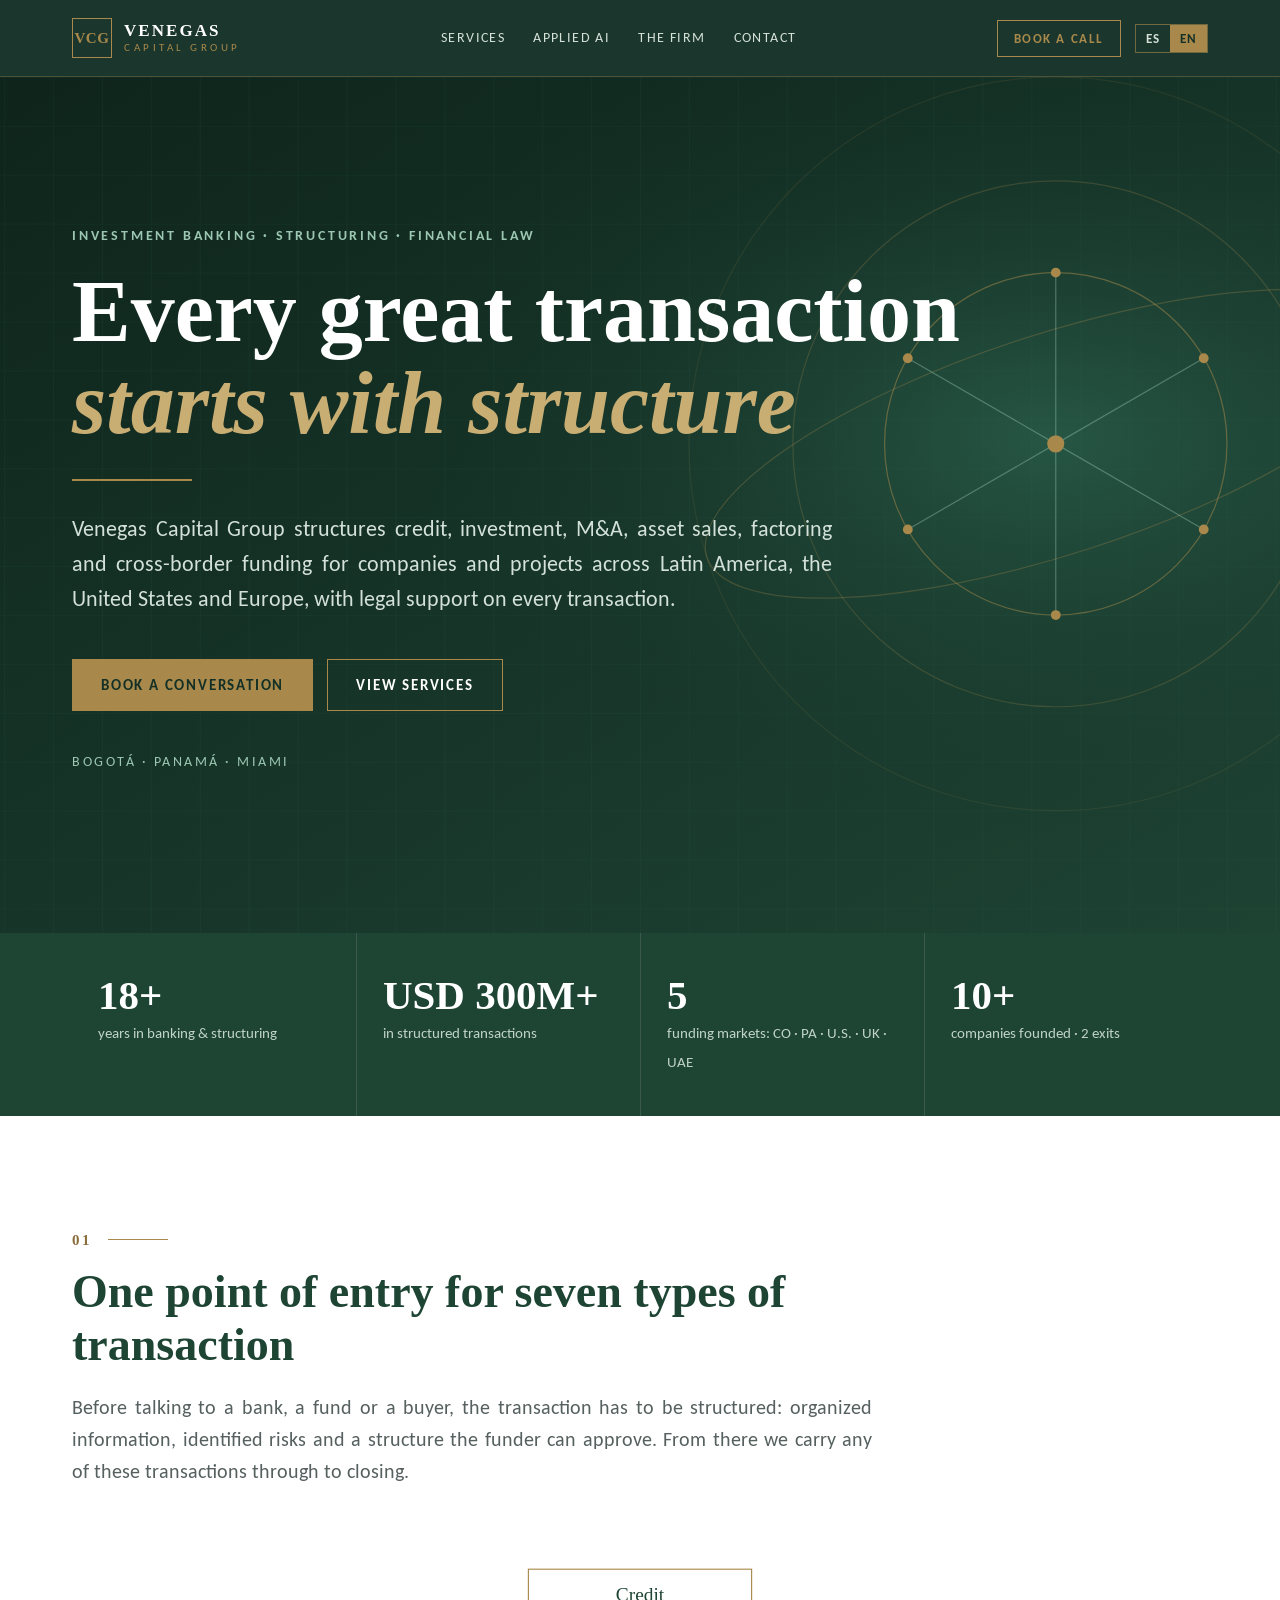
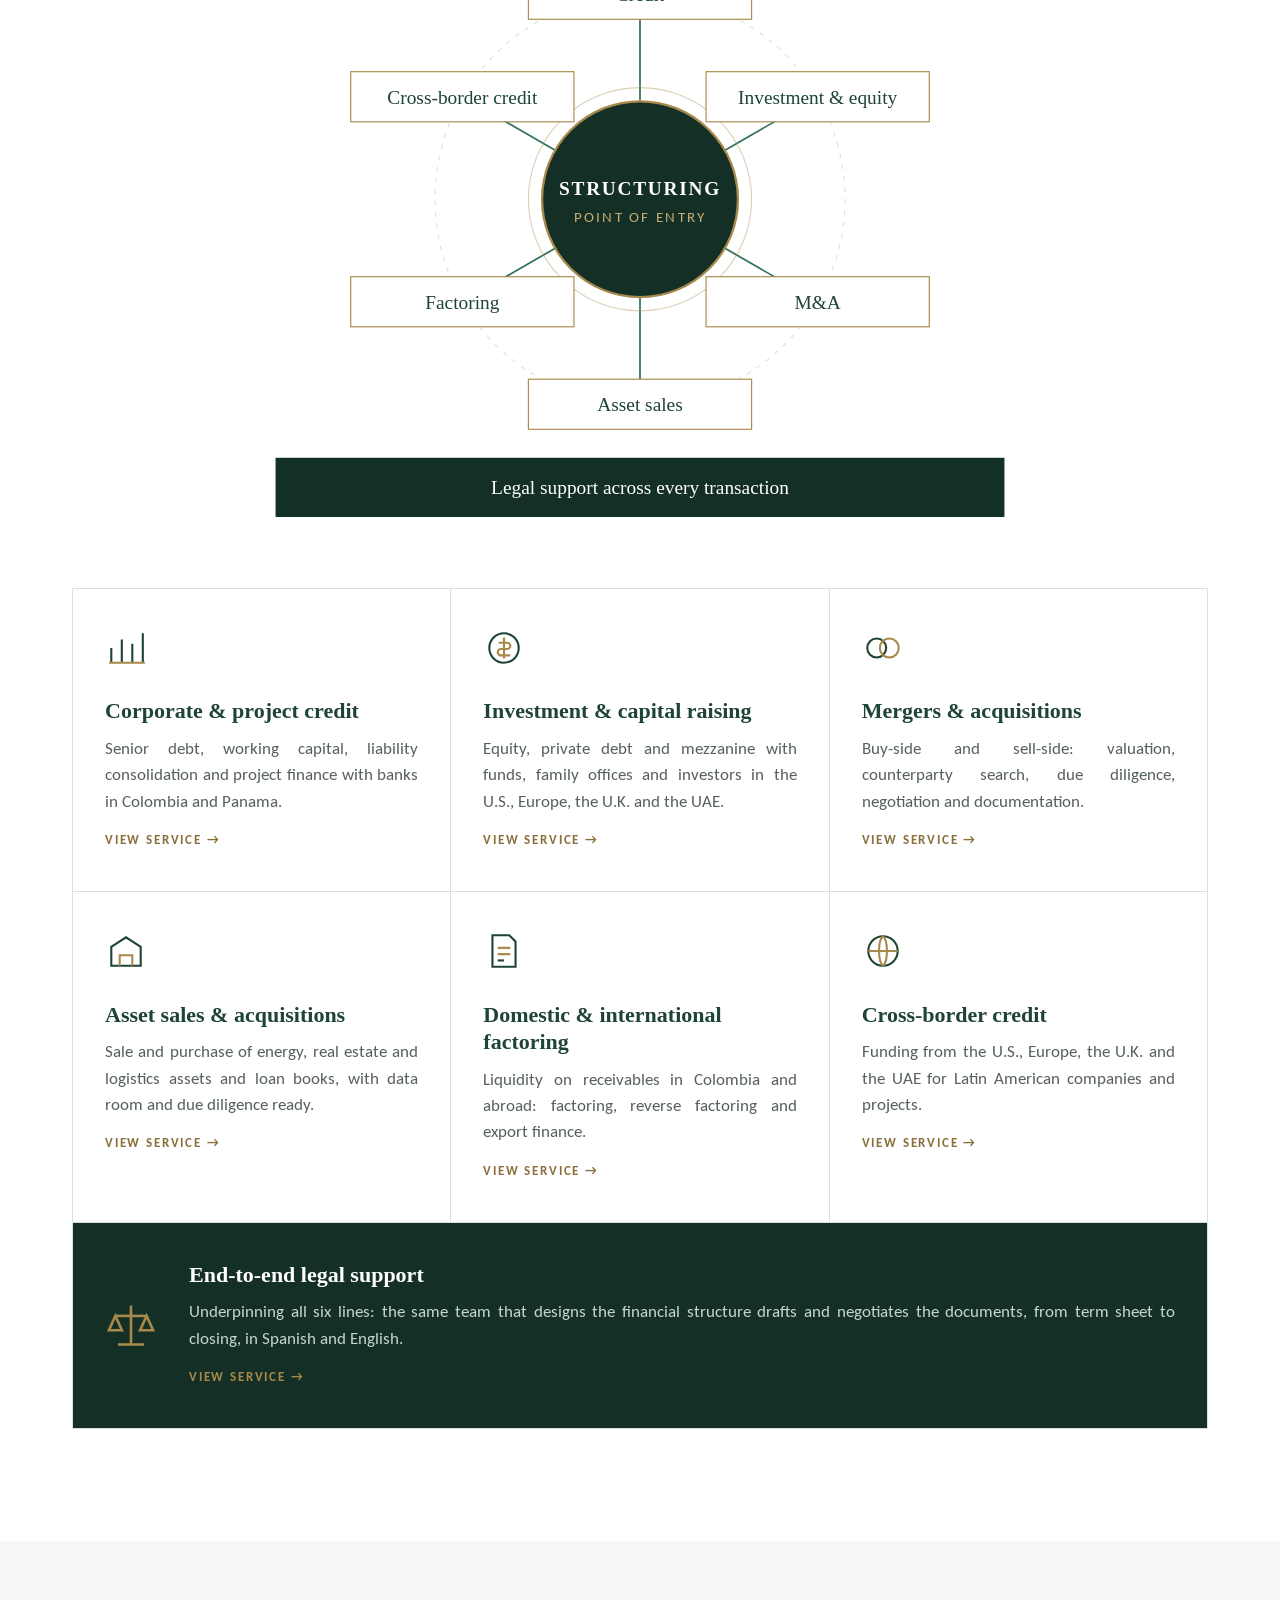
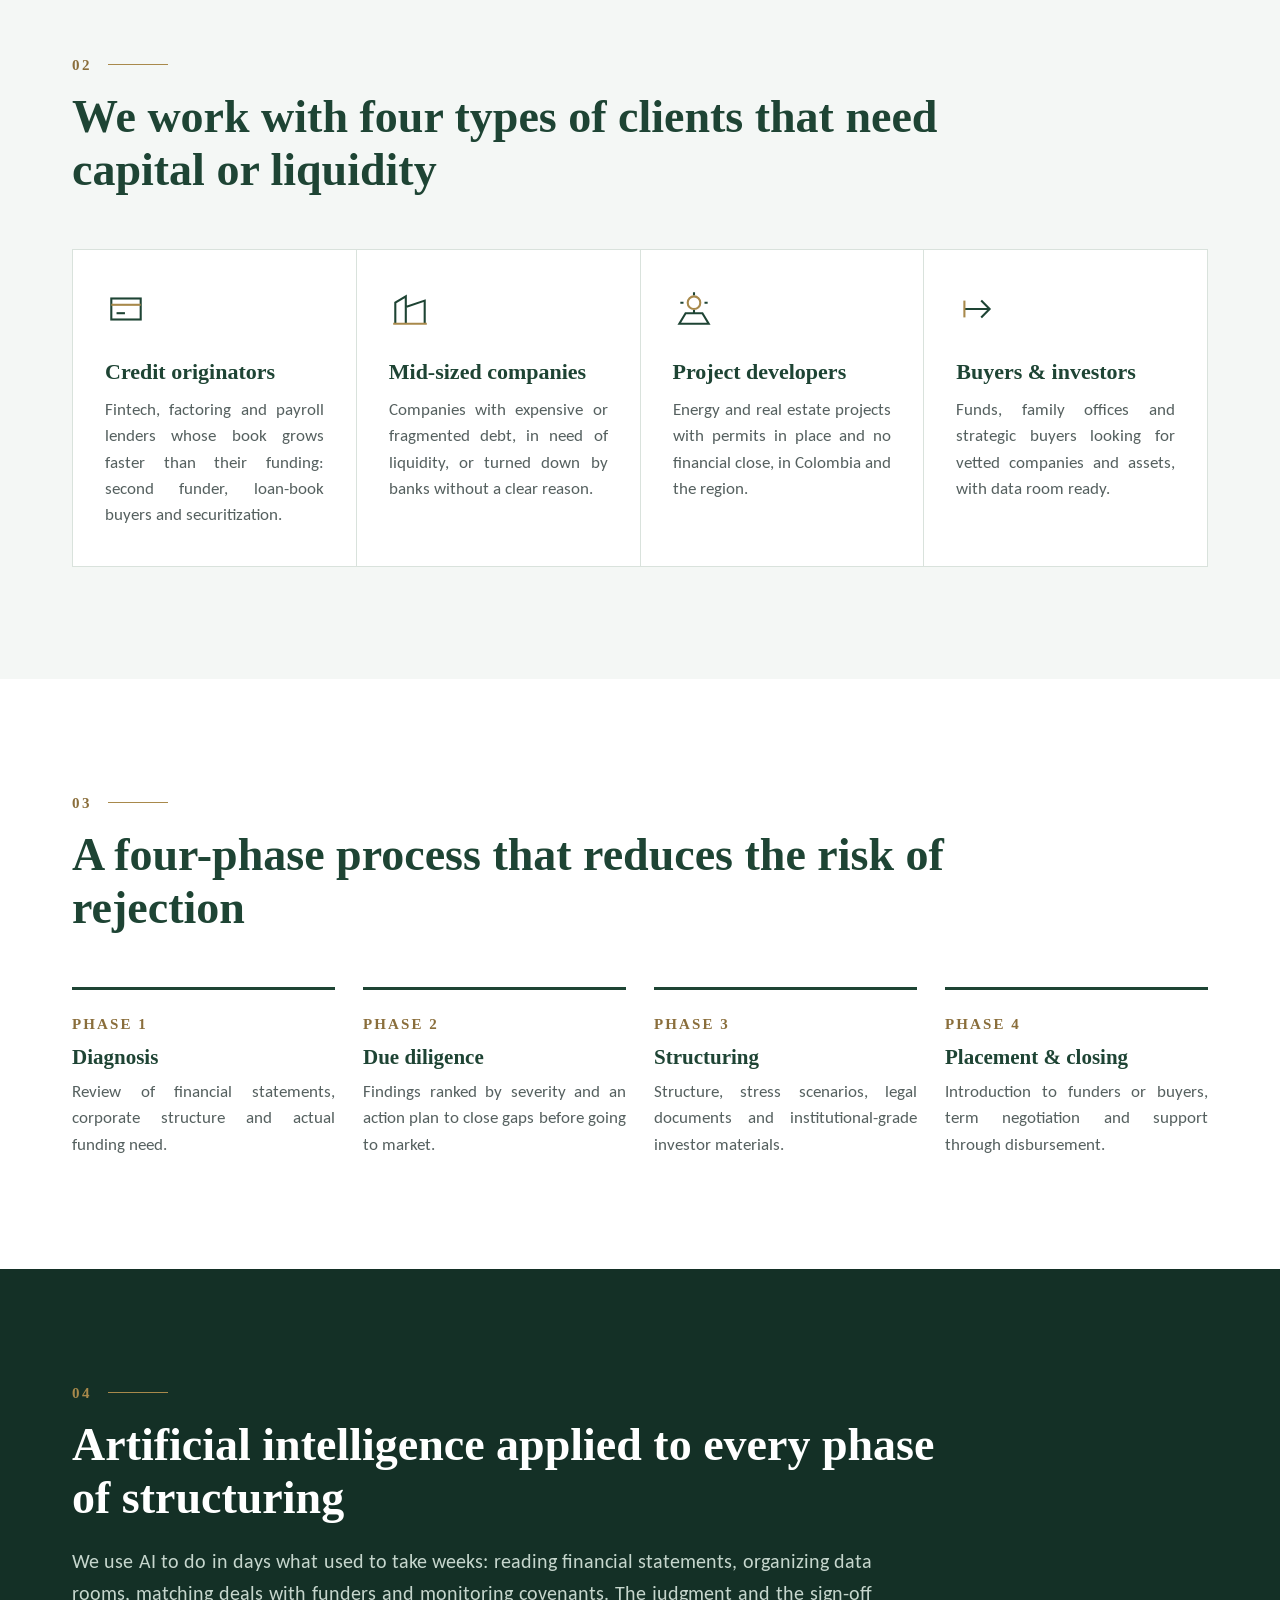
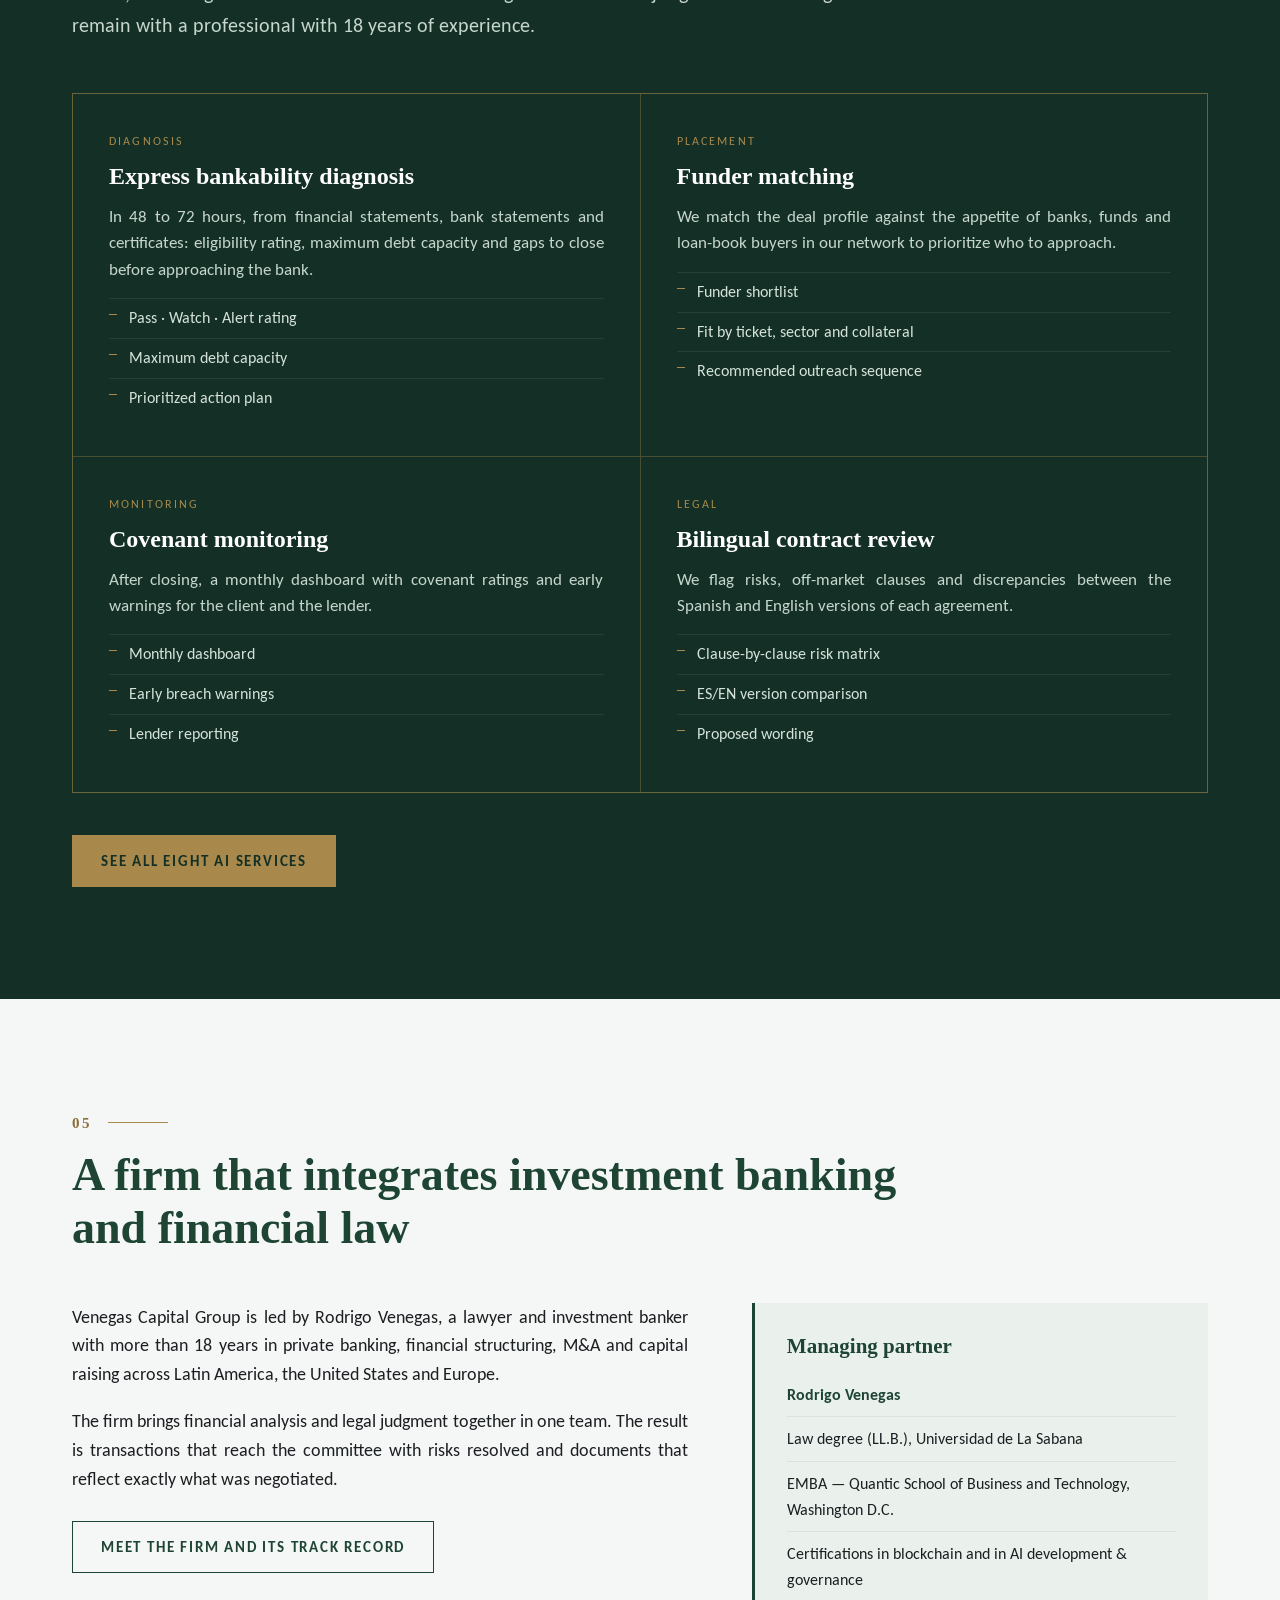
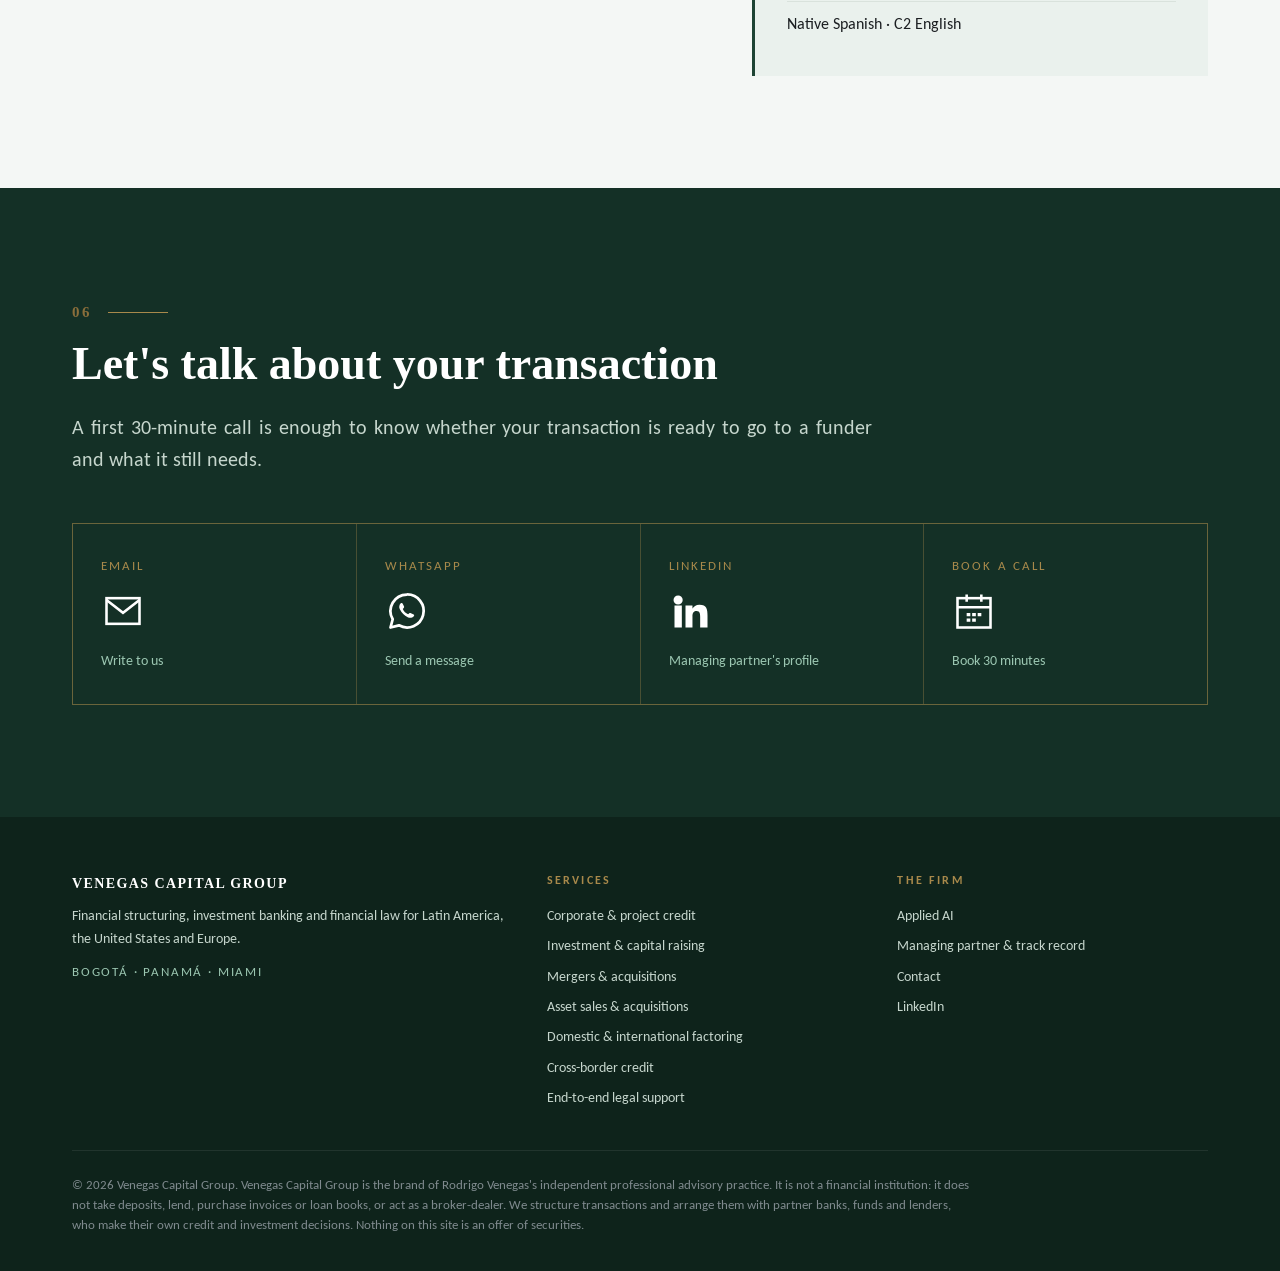
<file: index.html>
<!DOCTYPE html>
<html lang="es" data-lang="es" data-title-es="Venegas Capital Group · Estructuración financiera" data-title-en="Venegas Capital Group · Financial structuring">
<head>
<meta charset="utf-8">
<meta name="viewport" content="width=device-width, initial-scale=1">
<title>Venegas Capital Group · Estructuración financiera</title>
<meta name="description" content="Venegas Capital Group: estructuración de crédito, inversión, M&A, compraventa de activos, factoring y crédito cross-border con acompañamiento legal. Bogotá · Panamá · Miami.">
<link rel="canonical" href="https://venegascapitalgroup.com/">
<meta property="og:title" content="Venegas Capital Group · Estructuración financiera">
<meta property="og:description" content="Venegas Capital Group: estructuración de crédito, inversión, M&A, compraventa de activos, factoring y crédito cross-border con acompañamiento legal. Bogotá · Panamá · Miami.">
<meta property="og:type" content="website">
<meta property="og:url" content="https://venegascapitalgroup.com/">
<meta property="og:image" content="https://venegascapitalgroup.com/assets/og.png">
<meta property="og:locale" content="es_CO">
<meta property="og:locale:alternate" content="en_US">
<meta name="twitter:card" content="summary_large_image">
<meta name="theme-color" content="#143026">
<link rel="icon" href="data:image/svg+xml,%3Csvg xmlns='http://www.w3.org/2000/svg' viewBox='0 0 64 64'%3E%3Crect width='64' height='64' fill='%23143026'/%3E%3Ctext x='32' y='41' font-family='Georgia,serif' font-size='22' font-weight='bold' fill='%23A8894B' text-anchor='middle'%3EVCG%3C/text%3E%3C/svg%3E">
<link rel="preconnect" href="https://fonts.googleapis.com">
<link rel="preconnect" href="https://fonts.gstatic.com" crossorigin>
<link href="https://fonts.googleapis.com/css2?family=Carlito:ital,wght@0,400;0,700;1,400&display=swap" rel="stylesheet">
<link rel="stylesheet" href="/assets/styles.css">
<script type="application/ld+json">{"@context": "https://schema.org", "@type": "ProfessionalService", "name": "Venegas Capital Group", "url": "https://venegascapitalgroup.com/", "description": "Estructuración financiera, crédito, inversión, M&A, compraventa de activos, factoring y crédito cross-border con acompañamiento legal.", "areaServed": ["Colombia", "Panamá", "Estados Unidos", "Latinoamérica", "Europa"], "address": {"@type": "PostalAddress", "addressLocality": "Bogotá", "addressCountry": "CO"}, "founder": {"@type": "Person", "name": "Rodrigo Venegas", "jobTitle": "Socio director", "sameAs": ["https://www.linkedin.com/in/rodvenegas/"]}, "sameAs": ["https://www.linkedin.com/in/rodvenegas/"], "knowsLanguage": ["es", "en"]}</script>
</head>
<body>
<a class="skip" href="#main"><span class="es">Ir al contenido</span><span class="en">Skip to content</span></a>
<header class="nav">
  <div class="wrap">
    <a class="brand" href="/" aria-label="Venegas Capital Group"><span class="mono">VCG</span><span class="name">VENEGAS<small>CAPITAL GROUP</small></span></a>
    <ul class="menu">
      <li class="has-sub"><a href="/servicios/"><span class="es">Servicios</span><span class="en">Services</span></a><ul class="sub"><li><a href="/servicios/credito/"><span class="es">Crédito corporativo y de proyectos</span><span class="en">Corporate & project credit</span></a></li><li><a href="/servicios/inversion/"><span class="es">Inversión y levantamiento de capital</span><span class="en">Investment & capital raising</span></a></li><li><a href="/servicios/fusiones-adquisiciones/"><span class="es">Fusiones y adquisiciones</span><span class="en">Mergers & acquisitions</span></a></li><li><a href="/servicios/compraventa-activos/"><span class="es">Compraventa de activos</span><span class="en">Asset sales & acquisitions</span></a></li><li><a href="/servicios/factoring/"><span class="es">Factoring local e internacional</span><span class="en">Domestic & international factoring</span></a></li><li><a href="/servicios/credito-cross-border/"><span class="es">Crédito cross-border</span><span class="en">Cross-border credit</span></a></li><li><a href="/servicios/acompanamiento-legal/"><span class="es">Acompañamiento legal transversal</span><span class="en">End-to-end legal support</span></a></li></ul></li>
      <li><a href="/inteligencia-artificial/"><span class="es">IA aplicada</span><span class="en">Applied AI</span></a></li>
      <li><a href="/firma/"><span class="es">La firma</span><span class="en">The firm</span></a></li>
      <li><a href="/contacto/"><span class="es">Contacto</span><span class="en">Contact</span></a></li>
    </ul>
    <div class="right">
      <a class="nav-cta" href="https://meetings.hubspot.com/rodrigo578" target="_blank" rel="noopener"><span class="es">Agendar</span><span class="en">Book a call</span></a>
      <div class="lang" role="group" aria-label="Idioma / Language"><button type="button" data-set="es" aria-pressed="true">ES</button><button type="button" data-set="en" aria-pressed="false">EN</button></div>
      <button class="burger" type="button" aria-label="Menú" aria-expanded="false"><svg viewBox="0 0 24 24" width="22" height="22" fill="none" stroke="currentColor" stroke-width="1.8"><path d="M3 6h18M3 12h18M3 18h18"/></svg></button>
    </div>
  </div>
</header>
<main id="main">
<section class="hero">
  <svg class="bg" viewBox="0 0 1200 700" preserveAspectRatio="xMidYMid slice" aria-hidden="true">
  <defs>
    <linearGradient id="g1" x1="0" y1="0" x2="1" y2="1"><stop offset="0" stop-color="#0E231B"/><stop offset="1" stop-color="#1E4434"/></linearGradient>
    <radialGradient id="glow" cx="78%" cy="42%" r="48%"><stop offset="0" stop-color="#33705A" stop-opacity=".55"/><stop offset="1" stop-color="#143026" stop-opacity="0"/></radialGradient>
    <pattern id="grid" width="40" height="40" patternUnits="userSpaceOnUse"><path d="M40 0H0V40" fill="none" stroke="#33705A" stroke-opacity=".16" stroke-width="1"/></pattern>
  </defs>
  <rect width="1200" height="700" fill="url(#g1)"/><rect width="1200" height="700" fill="url(#grid)"/><rect width="1200" height="700" fill="url(#glow)"/>
  <g fill="none" stroke="#A8894B" stroke-opacity=".5">
    <circle cx="940" cy="300" r="140"/><circle cx="940" cy="300" r="215" stroke-opacity=".25"/><circle cx="940" cy="300" r="300" stroke-opacity=".12"/>
    <ellipse cx="940" cy="300" rx="300" ry="90" stroke-opacity=".3" transform="rotate(-18 940 300)"/>
  </g>
  <g stroke="#9CC7B2" stroke-opacity=".4"><line x1="940" y1="300" x2="940" y2="160"/><line x1="940" y1="300" x2="1061" y2="230"/><line x1="940" y1="300" x2="1061" y2="370"/><line x1="940" y1="300" x2="940" y2="440"/><line x1="940" y1="300" x2="819" y2="370"/><line x1="940" y1="300" x2="819" y2="230"/></g>
  <g fill="#A8894B"><circle cx="940" cy="300" r="7"/><circle cx="940" cy="160" r="4"/><circle cx="1061" cy="230" r="4"/><circle cx="1061" cy="370" r="4"/><circle cx="940" cy="440" r="4"/><circle cx="819" cy="370" r="4"/><circle cx="819" cy="230" r="4"/></g>
</svg>
  <div class="wrap">
    
    <div class="kicker"><span class="es">Banca de inversión · Estructuración · Derecho financiero</span><span class="en">Investment banking · Structuring · Financial law</span></div>
    <h1><span class="es">Toda gran transacción <em>empieza por estructurar</em></span><span class="en">Every great transaction <em>starts with structure</em></span></h1>
    <div class="filete"></div>
    <p class="es lead">Venegas Capital Group estructura crédito, inversión, fusiones y adquisiciones, compraventa de activos, factoring y fondeo cross-border para empresas y proyectos en Latinoamérica, Estados Unidos y Europa, con acompañamiento legal en cada operación.</p><p class="en lead">Venegas Capital Group structures credit, investment, M&A, asset sales, factoring and cross-border funding for companies and projects across Latin America, the United States and Europe, with legal support on every transaction.</p>
    <div class="cta">
      <a class="btn primary" href="https://meetings.hubspot.com/rodrigo578" target="_blank" rel="noopener"><span class="es">Agendar una conversación</span><span class="en">Book a conversation</span></a>
      <a class="btn ghost" href="/servicios/"><span class="es">Ver servicios</span><span class="en">View services</span></a>
    </div>
    <div class="loc">Bogotá · Panamá · Miami</div>
  </div>
</section><section class="stats" aria-label="Cifras">
  <div class="wrap">
    <div class="stat"><b>18+</b><span class="es">años en banca y estructuración</span><span class="en">years in banking & structuring</span></div>
    <div class="stat"><b>USD 300M+</b><span class="es">en transacciones estructuradas</span><span class="en">in structured transactions</span></div>
    <div class="stat"><b>5</b><span class="es">mercados de fondeo: CO · PA · EE. UU. · UK · EAU</span><span class="en">funding markets: CO · PA · U.S. · UK · UAE</span></div>
    <div class="stat"><b>10+</b><span class="es">empresas fundadas · 2 exits</span><span class="en">companies founded · 2 exits</span></div>
  </div>
</section><section class="block " id="servicios">
  <div class="wrap">
    <div class="band"><span class="num">01</span><span class="rule"></span></div>
    <h2><span class="es">Una sola puerta de entrada para siete tipos de transacción</span><span class="en">One point of entry for seven types of transaction</span></h2>
    <p class="es intro">Antes de hablar con un banco, un fondo o un comprador, la operación tiene que estar estructurada: información ordenada, riesgos identificados y una estructura que el fondeador pueda aprobar. Desde ahí acompañamos cualquiera de estas transacciones hasta el cierre.</p><p class="en intro">Before talking to a bank, a fund or a buyer, the transaction has to be structured: organized information, identified risks and a structure the funder can approve. From there we carry any of these transactions through to closing.</p>
    <div class="hub"><svg viewBox="0 0 720 520" role="img" aria-label="Estructuración al centro de siete líneas de servicio / Structuring at the center of seven service lines">
  <circle cx="360" cy="225" r="180" fill="none" stroke="#D9E2DC" stroke-dasharray="4 6"/>
  <g stroke="#33705A" stroke-width="1.5"><line x1="360" y1="225" x2="360" y2="45"/><line x1="360" y1="225" x2="516" y2="135"/><line x1="360" y1="225" x2="516" y2="315"/><line x1="360" y1="225" x2="360" y2="405"/><line x1="360" y1="225" x2="204" y2="315"/><line x1="360" y1="225" x2="204" y2="135"/></g>
  <circle cx="360" cy="225" r="86" fill="#143026" stroke="#A8894B" stroke-width="2"/>
  <circle cx="360" cy="225" r="98" fill="none" stroke="#A8894B" stroke-opacity=".4"/>
  <text class="es" x="360" y="221" text-anchor="middle" font-family="Georgia,serif" font-size="17" font-weight="bold" fill="#fff" letter-spacing="1.5">ESTRUCTURACIÓN</text>
  <text class="en" x="360" y="221" text-anchor="middle" font-family="Georgia,serif" font-size="17" font-weight="bold" fill="#fff" letter-spacing="1.5">STRUCTURING</text>
  <text class="es" x="360" y="245" text-anchor="middle" font-family="Calibri,Carlito,Arial,sans-serif" font-size="13" fill="#C9AE74" letter-spacing="2">PUERTA DE ENTRADA</text>
  <text class="en" x="360" y="245" text-anchor="middle" font-family="Calibri,Carlito,Arial,sans-serif" font-size="13" fill="#C9AE74" letter-spacing="2">POINT OF ENTRY</text>
  <a href="/servicios/credito/"><rect class="lbl" x="262" y="23" width="196" height="44" fill="#fff" stroke="#A8894B"/><text class="lt es" x="360" y="51" text-anchor="middle" font-family="Georgia,serif" font-size="17" fill="#1E4434">Crédito</text><text class="lt en" x="360" y="51" text-anchor="middle" font-family="Georgia,serif" font-size="17" fill="#1E4434">Credit</text></a><a href="/servicios/inversion/"><rect class="lbl" x="418" y="113" width="196" height="44" fill="#fff" stroke="#A8894B"/><text class="lt es" x="516" y="141" text-anchor="middle" font-family="Georgia,serif" font-size="17" fill="#1E4434">Inversión y capital</text><text class="lt en" x="516" y="141" text-anchor="middle" font-family="Georgia,serif" font-size="17" fill="#1E4434">Investment & equity</text></a><a href="/servicios/fusiones-adquisiciones/"><rect class="lbl" x="418" y="293" width="196" height="44" fill="#fff" stroke="#A8894B"/><text class="lt es" x="516" y="321" text-anchor="middle" font-family="Georgia,serif" font-size="17" fill="#1E4434">M&A</text><text class="lt en" x="516" y="321" text-anchor="middle" font-family="Georgia,serif" font-size="17" fill="#1E4434">M&A</text></a><a href="/servicios/compraventa-activos/"><rect class="lbl" x="262" y="383" width="196" height="44" fill="#fff" stroke="#A8894B"/><text class="lt es" x="360" y="411" text-anchor="middle" font-family="Georgia,serif" font-size="17" fill="#1E4434">Compraventa de activos</text><text class="lt en" x="360" y="411" text-anchor="middle" font-family="Georgia,serif" font-size="17" fill="#1E4434">Asset sales</text></a><a href="/servicios/factoring/"><rect class="lbl" x="106" y="293" width="196" height="44" fill="#fff" stroke="#A8894B"/><text class="lt es" x="204" y="321" text-anchor="middle" font-family="Georgia,serif" font-size="17" fill="#1E4434">Factoring</text><text class="lt en" x="204" y="321" text-anchor="middle" font-family="Georgia,serif" font-size="17" fill="#1E4434">Factoring</text></a><a href="/servicios/credito-cross-border/"><rect class="lbl" x="106" y="113" width="196" height="44" fill="#fff" stroke="#A8894B"/><text class="lt es" x="204" y="141" text-anchor="middle" font-family="Georgia,serif" font-size="17" fill="#1E4434">Crédito cross-border</text><text class="lt en" x="204" y="141" text-anchor="middle" font-family="Georgia,serif" font-size="17" fill="#1E4434">Cross-border credit</text></a>
  <a href="/servicios/acompanamiento-legal/"><rect class="lbl" x="40" y="452" width="640" height="52" fill="#143026"/>
  <text class="lt es" x="360" y="484" text-anchor="middle" font-family="Georgia,serif" font-size="17" fill="#fff">Acompañamiento legal en todas las transacciones</text>
  <text class="lt en" x="360" y="484" text-anchor="middle" font-family="Georgia,serif" font-size="17" fill="#fff">Legal support across every transaction</text></a>
</svg></div><div class="grid"><a class="card" href="/servicios/credito/"><svg class="ico" viewBox="0 0 40 40" fill="none" stroke="#1E4434" stroke-width="2" aria-hidden="true"><path d="M6 34V20M16 34V12M26 34V16M36 34V6"/><path d="M4 34h34" stroke="#A8894B"/></svg><h3><span class="es">Crédito corporativo y de proyectos</span><span class="en">Corporate & project credit</span></h3><p><span class="es">Deuda senior, capital de trabajo, consolidación de pasivos y financiación de proyectos con banca en Colombia y Panamá.</span><span class="en">Senior debt, working capital, liability consolidation and project finance with banks in Colombia and Panama.</span></p><span class="more"><span class="es">Ver servicio →</span><span class="en">View service →</span></span></a><a class="card" href="/servicios/inversion/"><svg class="ico" viewBox="0 0 40 40" fill="none" stroke="#1E4434" stroke-width="2" aria-hidden="true"><circle cx="20" cy="20" r="14"/><path d="M20 10v20M15 15h8a3 3 0 010 6h-6a3 3 0 000 6h9" stroke="#A8894B"/></svg><h3><span class="es">Inversión y levantamiento de capital</span><span class="en">Investment & capital raising</span></h3><p><span class="es">Equity, deuda privada y mezzanine con fondos, family offices e inversionistas en Estados Unidos, Europa, Reino Unido y Emiratos.</span><span class="en">Equity, private debt and mezzanine with funds, family offices and investors in the U.S., Europe, the U.K. and the UAE.</span></p><span class="more"><span class="es">Ver servicio →</span><span class="en">View service →</span></span></a><a class="card" href="/servicios/fusiones-adquisiciones/"><svg class="ico" viewBox="0 0 40 40" fill="none" stroke="#1E4434" stroke-width="2" aria-hidden="true"><circle cx="14" cy="20" r="9"/><circle cx="26" cy="20" r="9" stroke="#A8894B"/></svg><h3><span class="es">Fusiones y adquisiciones</span><span class="en">Mergers & acquisitions</span></h3><p><span class="es">Compra y venta de empresas: valoración, búsqueda de contraparte, due diligence, negociación y documentación.</span><span class="en">Buy-side and sell-side: valuation, counterparty search, due diligence, negotiation and documentation.</span></p><span class="more"><span class="es">Ver servicio →</span><span class="en">View service →</span></span></a><a class="card" href="/servicios/compraventa-activos/"><svg class="ico" viewBox="0 0 40 40" fill="none" stroke="#1E4434" stroke-width="2" aria-hidden="true"><path d="M6 34V16l14-9 14 9v18z"/><path d="M14 34V24h12v10" stroke="#A8894B"/></svg><h3><span class="es">Compraventa de activos</span><span class="en">Asset sales & acquisitions</span></h3><p><span class="es">Venta y compra de activos de energía, inmobiliarios, logísticos y carteras de crédito, con data room y debida diligencia listos.</span><span class="en">Sale and purchase of energy, real estate and logistics assets and loan books, with data room and due diligence ready.</span></p><span class="more"><span class="es">Ver servicio →</span><span class="en">View service →</span></span></a><a class="card" href="/servicios/factoring/"><svg class="ico" viewBox="0 0 40 40" fill="none" stroke="#1E4434" stroke-width="2" aria-hidden="true"><path d="M9 5h16l6 6v24H9z"/><path d="M14 17h12M14 23h12" stroke="#A8894B"/><path d="M14 29h6"/></svg><h3><span class="es">Factoring local e internacional</span><span class="en">Domestic & international factoring</span></h3><p><span class="es">Liquidez sobre cuentas por cobrar en Colombia y en el exterior: factoring, confirming y financiación de exportaciones.</span><span class="en">Liquidity on receivables in Colombia and abroad: factoring, reverse factoring and export finance.</span></p><span class="more"><span class="es">Ver servicio →</span><span class="en">View service →</span></span></a><a class="card" href="/servicios/credito-cross-border/"><svg class="ico" viewBox="0 0 40 40" fill="none" stroke="#1E4434" stroke-width="2" aria-hidden="true"><circle cx="20" cy="20" r="14"/><path d="M6 20h28M20 6c5 4 5 24 0 28M20 6c-5 4-5 24 0 28" stroke="#A8894B"/></svg><h3><span class="es">Crédito cross-border</span><span class="en">Cross-border credit</span></h3><p><span class="es">Fondeo desde Estados Unidos, Europa, Reino Unido y Emiratos para empresas y proyectos latinoamericanos.</span><span class="en">Funding from the U.S., Europe, the U.K. and the UAE for Latin American companies and projects.</span></p><span class="more"><span class="es">Ver servicio →</span><span class="en">View service →</span></span></a><a class="card legal" href="/servicios/acompanamiento-legal/"><svg class="ico" viewBox="0 0 40 40" fill="none" stroke="#A8894B" stroke-width="2" aria-hidden="true"><path d="M20 5v30M10 35h20"/><path d="M8 13h24" stroke="#A8894B"/><path d="M8 13l-5 11h10zM32 13l-5 11h10z"/></svg><div><h3><span class="es">Acompañamiento legal transversal</span><span class="en">End-to-end legal support</span></h3><p><span class="es">Por debajo de las seis líneas: el mismo equipo que diseña la estructura financiera redacta y negocia los documentos, desde el term sheet hasta el cierre, en español e inglés.</span><span class="en">Underpinning all six lines: the same team that designs the financial structure drafts and negotiates the documents, from term sheet to closing, in Spanish and English.</span></p><span class="more" style="color:var(--oro)"><span class="es">Ver servicio →</span><span class="en">View service →</span></span></div></a></div>
  </div>
</section><section class="block alt">
  <div class="wrap">
    <div class="band"><span class="num">02</span><span class="rule"></span></div>
    <h2><span class="es">Trabajamos con cuatro tipos de cliente que necesitan capital o liquidez</span><span class="en">We work with four types of clients that need capital or liquidity</span></h2>
    
    <div class="grid g4"><div class="card"><svg class="ico" viewBox="0 0 40 40" fill="none" stroke="#1E4434" stroke-width="2" aria-hidden="true"><rect x="6" y="10" width="28" height="20"/><path d="M6 16h28" stroke="#A8894B"/><path d="M11 24h8"/></svg><h3><span class="es">Originadoras de crédito</span><span class="en">Credit originators</span></h3><p><span class="es">Fintech, factoring y libranza cuya cartera crece más rápido que su fondeo: segundo fondeador, compradores de cartera y titularización.</span><span class="en">Fintech, factoring and payroll lenders whose book grows faster than their funding: second funder, loan-book buyers and securitization.</span></p></div><div class="card"><svg class="ico" viewBox="0 0 40 40" fill="none" stroke="#1E4434" stroke-width="2" aria-hidden="true"><path d="M6 34V14l10-6v26M16 34V18l18-6v22"/><path d="M4 34h32" stroke="#A8894B"/></svg><h3><span class="es">Empresas medianas</span><span class="en">Mid-sized companies</span></h3><p><span class="es">Empresas con deuda cara o fragmentada, que necesitan liquidez o a las que el banco les dice que no sin explicar por qué.</span><span class="en">Companies with expensive or fragmented debt, in need of liquidity, or turned down by banks without a clear reason.</span></p></div><div class="card"><svg class="ico" viewBox="0 0 40 40" fill="none" stroke="#1E4434" stroke-width="2" aria-hidden="true"><circle cx="20" cy="14" r="6" stroke="#A8894B"/><path d="M20 4v3M20 21v3M10 14H7M33 14h-3"/><path d="M6 34l6-10h16l6 10z"/></svg><h3><span class="es">Desarrolladores de proyectos</span><span class="en">Project developers</span></h3><p><span class="es">Proyectos de energía e inmobiliarios con licencias avanzadas y sin cierre financiero, en Colombia y la región.</span><span class="en">Energy and real estate projects with permits in place and no financial close, in Colombia and the region.</span></p></div><div class="card"><svg class="ico" viewBox="0 0 40 40" fill="none" stroke="#1E4434" stroke-width="2" aria-hidden="true"><path d="M8 20h24M24 12l8 8-8 8"/><path d="M8 12v16" stroke="#A8894B"/></svg><h3><span class="es">Compradores e inversionistas</span><span class="en">Buyers & investors</span></h3><p><span class="es">Fondos, family offices y compradores estratégicos que buscan empresas y activos depurados, con data room listo.</span><span class="en">Funds, family offices and strategic buyers looking for vetted companies and assets, with data room ready.</span></p></div></div>
  </div>
</section><section class="block ">
  <div class="wrap">
    <div class="band"><span class="num">03</span><span class="rule"></span></div>
    <h2><span class="es">Un proceso en cuatro fases que reduce el riesgo de rechazo</span><span class="en">A four-phase process that reduces the risk of rejection</span></h2>
    
    <div class="steps"><div class="step"><div class="n"><span class="es">FASE 1</span><span class="en">PHASE 1</span></div><h3><span class="es">Diagnóstico</span><span class="en">Diagnosis</span></h3><p><span class="es">Lectura de estados financieros, estructura societaria y necesidad real de financiación.</span><span class="en">Review of financial statements, corporate structure and actual funding need.</span></p></div><div class="step"><div class="n"><span class="es">FASE 2</span><span class="en">PHASE 2</span></div><h3>Due diligence</h3><p><span class="es">Hallazgos priorizados por severidad y plan de acción para cerrar brechas antes de ir al mercado.</span><span class="en">Findings ranked by severity and an action plan to close gaps before going to market.</span></p></div><div class="step"><div class="n"><span class="es">FASE 3</span><span class="en">PHASE 3</span></div><h3><span class="es">Estructuración</span><span class="en">Structuring</span></h3><p><span class="es">Estructura, escenarios de estrés, documentos legales y material para inversionistas de estándar institucional.</span><span class="en">Structure, stress scenarios, legal documents and institutional-grade investor materials.</span></p></div><div class="step"><div class="n"><span class="es">FASE 4</span><span class="en">PHASE 4</span></div><h3><span class="es">Colocación y cierre</span><span class="en">Placement & closing</span></h3><p><span class="es">Presentación a fondeadores o compradores, negociación de términos y acompañamiento hasta el desembolso.</span><span class="en">Introduction to funders or buyers, term negotiation and support through disbursement.</span></p></div></div>
  </div>
</section><section class="block dark">
  <div class="wrap">
    <div class="band"><span class="num">04</span><span class="rule"></span></div>
    <h2><span class="es">Inteligencia artificial aplicada a cada fase de la estructuración</span><span class="en">Artificial intelligence applied to every phase of structuring</span></h2>
    <p class="es intro">Usamos IA para hacer en días lo que antes tomaba semanas: leer estados financieros, organizar data rooms, cruzar operaciones con fondeadores y vigilar covenants. El criterio y la firma siguen siendo de un profesional con 18 años de experiencia.</p><p class="en intro">We use AI to do in days what used to take weeks: reading financial statements, organizing data rooms, matching deals with funders and monitoring covenants. The judgment and the sign-off remain with a professional with 18 years of experience.</p>
    <div class="ai-grid"><div class="ai"><div class="tag"><span class="es">Diagnóstico</span><span class="en">Diagnosis</span></div><h3><span class="es">Diagnóstico de bancabilidad exprés</span><span class="en">Express bankability diagnosis</span></h3><p><span class="es">En 48 a 72 horas, a partir de estados financieros, extractos y certificados: semáforo de elegibilidad, capacidad máxima de deuda y brechas a cerrar antes de ir al banco.</span><span class="en">In 48 to 72 hours, from financial statements, bank statements and certificates: eligibility rating, maximum debt capacity and gaps to close before approaching the bank.</span></p><ul><li><span class="es">Semáforo Cumple · Vigilar · Alerta</span><span class="en">Pass · Watch · Alert rating</span></li><li><span class="es">Capacidad máxima de deuda</span><span class="en">Maximum debt capacity</span></li><li><span class="es">Plan de acción priorizado</span><span class="en">Prioritized action plan</span></li></ul></div><div class="ai"><div class="tag"><span class="es">Colocación</span><span class="en">Placement</span></div><h3><span class="es">Matching de fondeadores</span><span class="en">Funder matching</span></h3><p><span class="es">Cruzamos el perfil de la operación con el apetito de bancos, fondos y compradores de cartera de nuestra red para priorizar a quién presentarla.</span><span class="en">We match the deal profile against the appetite of banks, funds and loan-book buyers in our network to prioritize who to approach.</span></p><ul><li><span class="es">Lista corta de fondeadores</span><span class="en">Funder shortlist</span></li><li><span class="es">Encaje por ticket, sector y garantías</span><span class="en">Fit by ticket, sector and collateral</span></li><li><span class="es">Orden de acercamiento recomendado</span><span class="en">Recommended outreach sequence</span></li></ul></div><div class="ai"><div class="tag"><span class="es">Seguimiento</span><span class="en">Monitoring</span></div><h3><span class="es">Monitoreo de covenants</span><span class="en">Covenant monitoring</span></h3><p><span class="es">Después del cierre, un tablero mensual con semáforo de covenants y alertas tempranas para el cliente y el fondeador.</span><span class="en">After closing, a monthly dashboard with covenant ratings and early warnings for the client and the lender.</span></p><ul><li><span class="es">Tablero mensual</span><span class="en">Monthly dashboard</span></li><li><span class="es">Alertas tempranas de incumplimiento</span><span class="en">Early breach warnings</span></li><li><span class="es">Reporte para el fondeador</span><span class="en">Lender reporting</span></li></ul></div><div class="ai"><div class="tag">Legal</div><h3><span class="es">Revisión contractual bilingüe</span><span class="en">Bilingual contract review</span></h3><p><span class="es">Marcamos riesgos, cláusulas fuera de mercado y diferencias entre las versiones en español e inglés de cada contrato.</span><span class="en">We flag risks, off-market clauses and discrepancies between the Spanish and English versions of each agreement.</span></p><ul><li><span class="es">Matriz de riesgos por cláusula</span><span class="en">Clause-by-clause risk matrix</span></li><li><span class="es">Comparación de versiones ES/EN</span><span class="en">ES/EN version comparison</span></li><li><span class="es">Propuesta de redacción</span><span class="en">Proposed wording</span></li></ul></div></div><div class="cta"><a class="btn primary" href="/inteligencia-artificial/"><span class="es">Ver los ocho servicios con IA</span><span class="en">See all eight AI services</span></a></div>
  </div>
</section><section class="block alt">
  <div class="wrap">
    <div class="band"><span class="num">05</span><span class="rule"></span></div>
    <h2><span class="es">Una firma que integra la banca de inversión y el derecho financiero</span><span class="en">A firm that integrates investment banking and financial law</span></h2>
    
    <div class="about">
      <div>
        <p class="es">Venegas Capital Group está liderada por Rodrigo Venegas, abogado y banquero de inversión con más de 18 años en banca privada, estructuración financiera, fusiones y adquisiciones y levantamiento de capital en Latinoamérica, Estados Unidos y Europa.</p><p class="en">Venegas Capital Group is led by Rodrigo Venegas, a lawyer and investment banker with more than 18 years in private banking, financial structuring, M&A and capital raising across Latin America, the United States and Europe.</p>
        <p class="es">La firma reúne en un mismo equipo el análisis financiero y el criterio legal. El resultado son operaciones que llegan al comité con los riesgos resueltos y documentos que reflejan exactamente lo que se negoció.</p><p class="en">The firm brings financial analysis and legal judgment together in one team. The result is transactions that reach the committee with risks resolved and documents that reflect exactly what was negotiated.</p>
        <div class="cta" style="margin-top:28px"><a class="btn dark" href="/firma/"><span class="es">Conocer la firma y la trayectoria</span><span class="en">Meet the firm and its track record</span></a></div>
      </div>
      <aside class="callout">
        <h3><span class="es">Socio director</span><span class="en">Managing partner</span></h3>
        <ul>
          <li><b>Rodrigo Venegas</b></li>
          <li><span class="es">Abogado, Universidad de La Sabana</span><span class="en">Law degree (LL.B.), Universidad de La Sabana</span></li>
          <li>EMBA — Quantic School of Business and Technology, Washington D.C.</li>
          <li><span class="es">Certificaciones en blockchain y en desarrollo y gobierno de IA</span><span class="en">Certifications in blockchain and in AI development & governance</span></li>
          <li><span class="es">Español nativo · Inglés C2</span><span class="en">Native Spanish · C2 English</span></li>
        </ul>
      </aside>
    </div>
  </div>
</section><section class="block contact">
  <div class="wrap">
    <div class="band"><span class="num">06</span><span class="rule"></span></div>
    <h2><span class="es">Conversemos sobre su operación</span><span class="en">Let's talk about your transaction</span></h2>
    <p class="es intro">Una primera llamada de 30 minutos basta para saber si su operación está lista para presentarse a un fondeador y qué le falta.</p><p class="en intro">A first 30-minute call is enough to know whether your transaction is ready to go to a funder and what it still needs.</p>
    <div class="contact-grid">
      <a class="js-mail" href="/contacto/" data-u="rodrigovenegasmortigo" data-d="gmail.com" aria-label="Email"><small>Email</small><span class="ci"><svg viewBox="0 0 24 24" width="44" height="44" fill="none" stroke="currentColor" stroke-width="1.4" aria-hidden="true"><rect x="3" y="5" width="18" height="14"/><path d="M3 6l9 7 9-7"/></svg></span><em><span class="es">Escríbanos</span><span class="en">Write to us</span></em></a>
      <a class="js-wa" href="/contacto/" data-n="573155446661" target="_blank" rel="noopener" aria-label="WhatsApp"><small>WhatsApp</small><span class="ci"><svg viewBox="0 0 24 24" width="44" height="44" fill="none" stroke="currentColor" stroke-width="1.5" stroke-linejoin="round" aria-hidden="true"><path d="M12 3a9 9 0 00-7.8 13.5L3 21l4.6-1.2A9 9 0 1012 3z"/><path d="M8.6 7.8c.3-.3.8-.3 1 .1l.8 1.7c.1.3 0 .6-.2.8l-.5.5c.6 1.3 1.6 2.3 2.9 2.9l.5-.5c.2-.2.5-.3.8-.2l1.7.8c.4.2.4.7.1 1-.9.9-2.2 1.1-3.3.5a9.4 9.4 0 01-4.3-4.3c-.6-1.1-.4-2.4.5-3.3z" fill="currentColor" stroke="none"/></svg></span><em><span class="es">Enviar mensaje</span><span class="en">Send a message</span></em></a>
      <a href="https://www.linkedin.com/in/rodvenegas/" target="_blank" rel="noopener" aria-label="LinkedIn"><small>LinkedIn</small><span class="ci"><svg viewBox="0 0 24 24" width="44" height="44" fill="currentColor" aria-hidden="true"><path d="M4.98 3.5a2.5 2.5 0 11-.02 5 2.5 2.5 0 01.02-5zM3 9h4v12H3zM9 9h3.8v1.7h.05c.53-1 1.83-2.05 3.77-2.05C20.6 8.65 21 11.2 21 14.5V21h-4v-5.8c0-1.4-.03-3.2-1.95-3.2-1.95 0-2.25 1.5-2.25 3.1V21H9z"/></svg></span><em><span class="es">Perfil del socio director</span><span class="en">Managing partner's profile</span></em></a>
      <a href="https://meetings.hubspot.com/rodrigo578" target="_blank" rel="noopener"><small><span class="es">Agendar llamada</span><span class="en">Book a call</span></small><span class="ci"><svg viewBox="0 0 24 24" width="44" height="44" fill="none" stroke="currentColor" stroke-width="1.4" aria-hidden="true"><rect x="3" y="5" width="18" height="16"/><path d="M3 10h18M8 3v4M16 3v4"/><path d="M8 14h2M11 14h2M14 14h2M8 17h2M11 17h2" stroke-width="1.8"/></svg></span><em><span class="es">Reservar 30 minutos</span><span class="en">Book 30 minutes</span></em></a>
    </div>
  </div>
</section>
</main>
<footer class="foot">
  <div class="wrap">
    <div class="foot-grid">
      <div>
        <b>VENEGAS CAPITAL GROUP</b>
        <p style="margin-top:10px;color:#C6D6CD"><span class="es">Estructuración financiera, banca de inversión y derecho financiero para Latinoamérica, Estados Unidos y Europa.</span><span class="en">Financial structuring, investment banking and financial law for Latin America, the United States and Europe.</span></p>
        <p style="margin-top:12px;letter-spacing:.14em;text-transform:uppercase;font-size:13px;color:var(--menta)">Bogotá · Panamá · Miami</p>
      </div>
      <div><h4><span class="es">Servicios</span><span class="en">Services</span></h4><ul><li><a href="/servicios/credito/"><span class="es">Crédito corporativo y de proyectos</span><span class="en">Corporate & project credit</span></a></li><li><a href="/servicios/inversion/"><span class="es">Inversión y levantamiento de capital</span><span class="en">Investment & capital raising</span></a></li><li><a href="/servicios/fusiones-adquisiciones/"><span class="es">Fusiones y adquisiciones</span><span class="en">Mergers & acquisitions</span></a></li><li><a href="/servicios/compraventa-activos/"><span class="es">Compraventa de activos</span><span class="en">Asset sales & acquisitions</span></a></li><li><a href="/servicios/factoring/"><span class="es">Factoring local e internacional</span><span class="en">Domestic & international factoring</span></a></li><li><a href="/servicios/credito-cross-border/"><span class="es">Crédito cross-border</span><span class="en">Cross-border credit</span></a></li><li><a href="/servicios/acompanamiento-legal/"><span class="es">Acompañamiento legal transversal</span><span class="en">End-to-end legal support</span></a></li></ul></div>
      <div><h4><span class="es">La firma</span><span class="en">The firm</span></h4><ul>
        <li><a href="/inteligencia-artificial/"><span class="es">IA aplicada</span><span class="en">Applied AI</span></a></li>
        <li><a href="/firma/"><span class="es">Socio director y trayectoria</span><span class="en">Managing partner & track record</span></a></li>
        <li><a href="/contacto/"><span class="es">Contacto</span><span class="en">Contact</span></a></li>
        <li><a href="https://www.linkedin.com/in/rodvenegas/" target="_blank" rel="noopener">LinkedIn</a></li>
      </ul></div>
    </div>
    <p class="disc">© <span class="yr">2026</span> Venegas Capital Group. <span class="es">Venegas Capital Group es la marca de la práctica de asesoría profesional independiente de Rodrigo Venegas. No es una entidad financiera: no capta recursos del público, no otorga crédito, no compra facturas ni cartera y no realiza intermediación de valores. Estructuramos las operaciones y las gestionamos ante bancos, fondos y fondeadores aliados, que toman sus propias decisiones de crédito e inversión. Nada en este sitio constituye una oferta de valores.</span><span class="en">Venegas Capital Group is the brand of Rodrigo Venegas's independent professional advisory practice. It is not a financial institution: it does not take deposits, lend, purchase invoices or loan books, or act as a broker-dealer. We structure transactions and arrange them with partner banks, funds and lenders, who make their own credit and investment decisions. Nothing on this site is an offer of securities.</span></p>
  </div>
</footer>
<script src="/assets/site.js"></script>
</body>
</html>
</file>
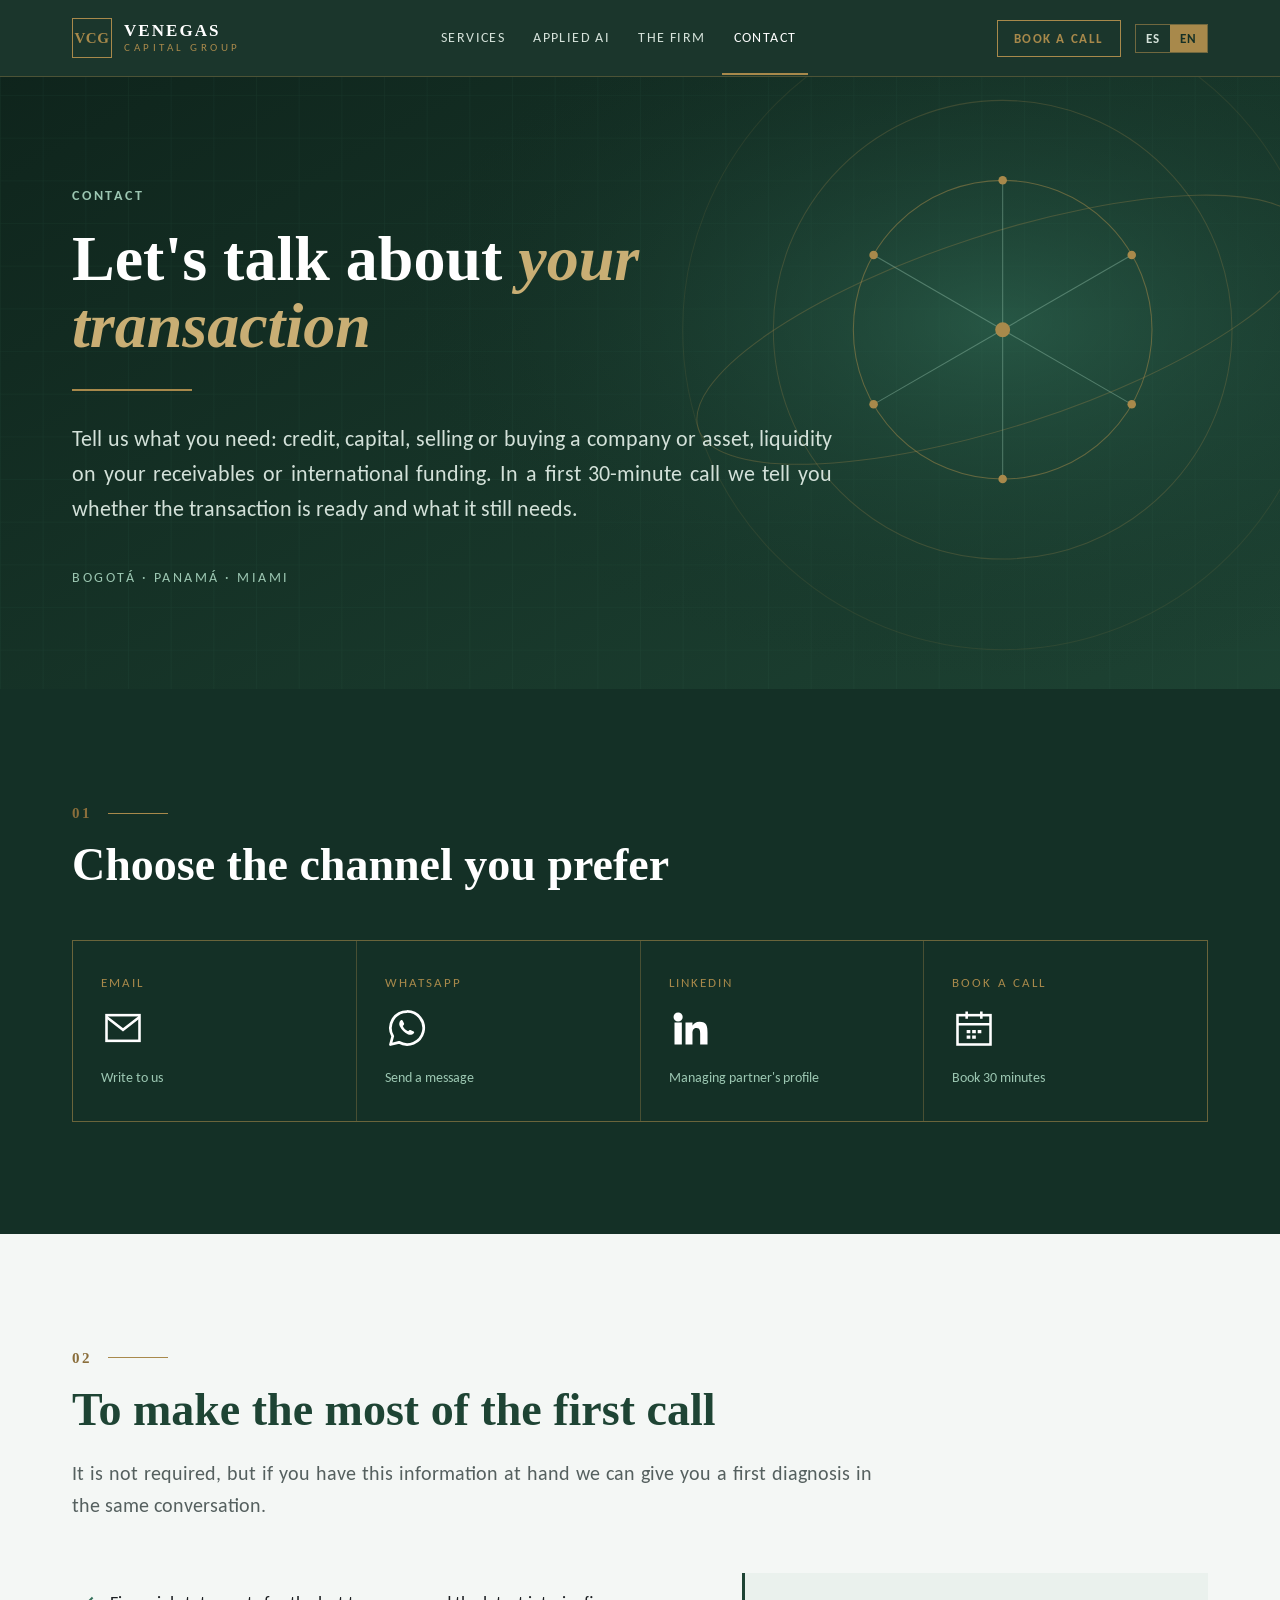
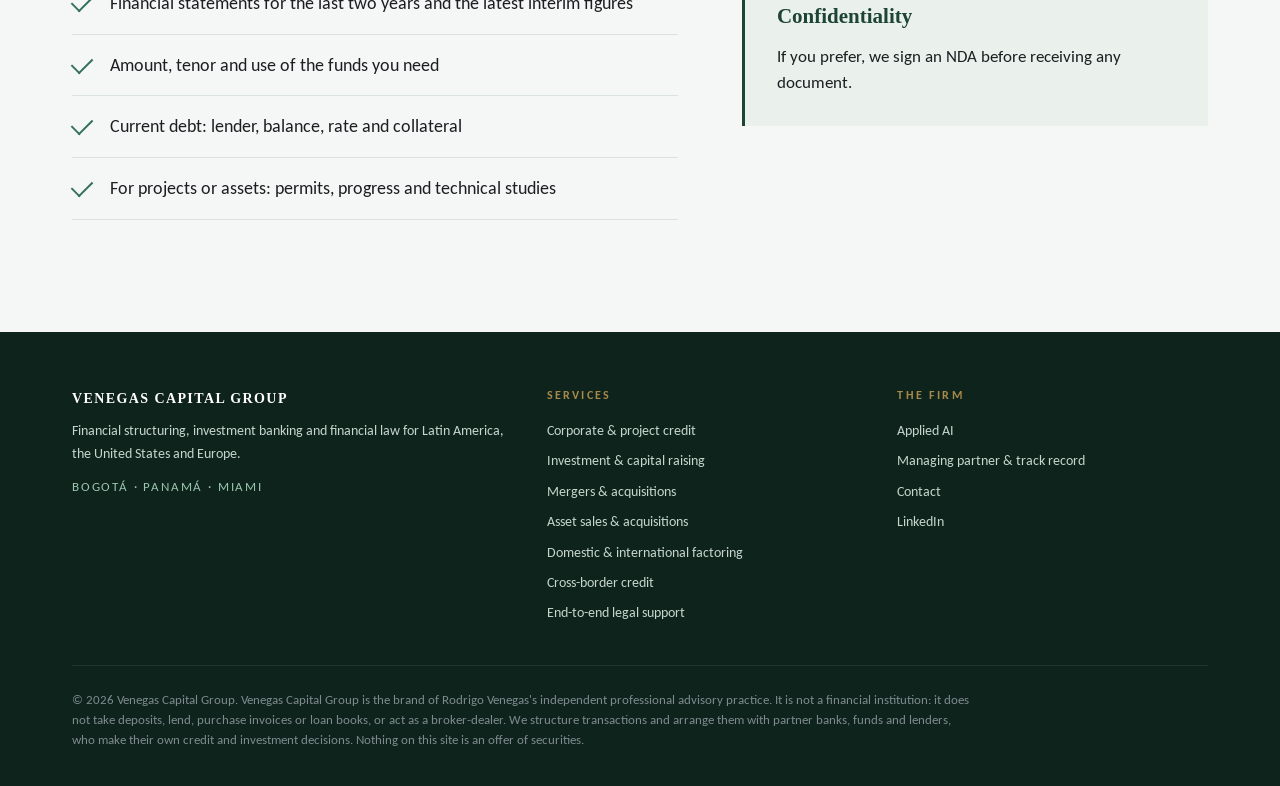
<file: contacto/index.html>
<!DOCTYPE html>
<html lang="es" data-lang="es" data-title-es="Contacto · Venegas Capital Group" data-title-en="Contact · Venegas Capital Group">
<head>
<meta charset="utf-8">
<meta name="viewport" content="width=device-width, initial-scale=1">
<title>Contacto · Venegas Capital Group</title>
<meta name="description" content="Agende una llamada de 30 minutos con Venegas Capital Group. Bogotá · Panamá · Miami.">
<link rel="canonical" href="https://venegascapitalgroup.com/contacto/">
<meta property="og:title" content="Contacto · Venegas Capital Group">
<meta property="og:description" content="Agende una llamada de 30 minutos con Venegas Capital Group. Bogotá · Panamá · Miami.">
<meta property="og:type" content="website">
<meta property="og:url" content="https://venegascapitalgroup.com/contacto/">
<meta property="og:image" content="https://venegascapitalgroup.com/assets/og.png">
<meta property="og:locale" content="es_CO">
<meta property="og:locale:alternate" content="en_US">
<meta name="twitter:card" content="summary_large_image">
<meta name="theme-color" content="#143026">
<link rel="icon" href="data:image/svg+xml,%3Csvg xmlns='http://www.w3.org/2000/svg' viewBox='0 0 64 64'%3E%3Crect width='64' height='64' fill='%23143026'/%3E%3Ctext x='32' y='41' font-family='Georgia,serif' font-size='22' font-weight='bold' fill='%23A8894B' text-anchor='middle'%3EVCG%3C/text%3E%3C/svg%3E">
<link rel="preconnect" href="https://fonts.googleapis.com">
<link rel="preconnect" href="https://fonts.gstatic.com" crossorigin>
<link href="https://fonts.googleapis.com/css2?family=Carlito:ital,wght@0,400;0,700;1,400&display=swap" rel="stylesheet">
<link rel="stylesheet" href="/assets/styles.css">

</head>
<body>
<a class="skip" href="#main"><span class="es">Ir al contenido</span><span class="en">Skip to content</span></a>
<header class="nav">
  <div class="wrap">
    <a class="brand" href="/" aria-label="Venegas Capital Group"><span class="mono">VCG</span><span class="name">VENEGAS<small>CAPITAL GROUP</small></span></a>
    <ul class="menu">
      <li class="has-sub"><a href="/servicios/"><span class="es">Servicios</span><span class="en">Services</span></a><ul class="sub"><li><a href="/servicios/credito/"><span class="es">Crédito corporativo y de proyectos</span><span class="en">Corporate & project credit</span></a></li><li><a href="/servicios/inversion/"><span class="es">Inversión y levantamiento de capital</span><span class="en">Investment & capital raising</span></a></li><li><a href="/servicios/fusiones-adquisiciones/"><span class="es">Fusiones y adquisiciones</span><span class="en">Mergers & acquisitions</span></a></li><li><a href="/servicios/compraventa-activos/"><span class="es">Compraventa de activos</span><span class="en">Asset sales & acquisitions</span></a></li><li><a href="/servicios/factoring/"><span class="es">Factoring local e internacional</span><span class="en">Domestic & international factoring</span></a></li><li><a href="/servicios/credito-cross-border/"><span class="es">Crédito cross-border</span><span class="en">Cross-border credit</span></a></li><li><a href="/servicios/acompanamiento-legal/"><span class="es">Acompañamiento legal transversal</span><span class="en">End-to-end legal support</span></a></li></ul></li>
      <li><a href="/inteligencia-artificial/"><span class="es">IA aplicada</span><span class="en">Applied AI</span></a></li>
      <li><a href="/firma/"><span class="es">La firma</span><span class="en">The firm</span></a></li>
      <li><a href="/contacto/" aria-current="page"><span class="es">Contacto</span><span class="en">Contact</span></a></li>
    </ul>
    <div class="right">
      <a class="nav-cta" href="https://meetings.hubspot.com/rodrigo578" target="_blank" rel="noopener"><span class="es">Agendar</span><span class="en">Book a call</span></a>
      <div class="lang" role="group" aria-label="Idioma / Language"><button type="button" data-set="es" aria-pressed="true">ES</button><button type="button" data-set="en" aria-pressed="false">EN</button></div>
      <button class="burger" type="button" aria-label="Menú" aria-expanded="false"><svg viewBox="0 0 24 24" width="22" height="22" fill="none" stroke="currentColor" stroke-width="1.8"><path d="M3 6h18M3 12h18M3 18h18"/></svg></button>
    </div>
  </div>
</header>
<main id="main">
<section class="hero page">
  <svg class="bg" viewBox="0 0 1200 700" preserveAspectRatio="xMidYMid slice" aria-hidden="true">
  <defs>
    <linearGradient id="g1" x1="0" y1="0" x2="1" y2="1"><stop offset="0" stop-color="#0E231B"/><stop offset="1" stop-color="#1E4434"/></linearGradient>
    <radialGradient id="glow" cx="78%" cy="42%" r="48%"><stop offset="0" stop-color="#33705A" stop-opacity=".55"/><stop offset="1" stop-color="#143026" stop-opacity="0"/></radialGradient>
    <pattern id="grid" width="40" height="40" patternUnits="userSpaceOnUse"><path d="M40 0H0V40" fill="none" stroke="#33705A" stroke-opacity=".16" stroke-width="1"/></pattern>
  </defs>
  <rect width="1200" height="700" fill="url(#g1)"/><rect width="1200" height="700" fill="url(#grid)"/><rect width="1200" height="700" fill="url(#glow)"/>
  <g fill="none" stroke="#A8894B" stroke-opacity=".5">
    <circle cx="940" cy="300" r="140"/><circle cx="940" cy="300" r="215" stroke-opacity=".25"/><circle cx="940" cy="300" r="300" stroke-opacity=".12"/>
    <ellipse cx="940" cy="300" rx="300" ry="90" stroke-opacity=".3" transform="rotate(-18 940 300)"/>
  </g>
  <g stroke="#9CC7B2" stroke-opacity=".4"><line x1="940" y1="300" x2="940" y2="160"/><line x1="940" y1="300" x2="1061" y2="230"/><line x1="940" y1="300" x2="1061" y2="370"/><line x1="940" y1="300" x2="940" y2="440"/><line x1="940" y1="300" x2="819" y2="370"/><line x1="940" y1="300" x2="819" y2="230"/></g>
  <g fill="#A8894B"><circle cx="940" cy="300" r="7"/><circle cx="940" cy="160" r="4"/><circle cx="1061" cy="230" r="4"/><circle cx="1061" cy="370" r="4"/><circle cx="940" cy="440" r="4"/><circle cx="819" cy="370" r="4"/><circle cx="819" cy="230" r="4"/></g>
</svg>
  <div class="wrap">
    
    <div class="kicker"><span class="es">Contacto</span><span class="en">Contact</span></div>
    <h1><span class="es">Conversemos sobre <em>su operación</em></span><span class="en">Let's talk about <em>your transaction</em></span></h1>
    <div class="filete"></div>
    <p class="es lead">Cuéntenos qué necesita: crédito, capital, vender o comprar una empresa o un activo, liquidez sobre su cartera o fondeo internacional. En una primera llamada de 30 minutos le decimos si la operación está lista y qué le falta.</p><p class="en lead">Tell us what you need: credit, capital, selling or buying a company or asset, liquidity on your receivables or international funding. In a first 30-minute call we tell you whether the transaction is ready and what it still needs.</p>
    
    <div class="loc">Bogotá · Panamá · Miami</div>
  </div>
</section><section class="block contact">
  <div class="wrap">
    <div class="band"><span class="num">01</span><span class="rule"></span></div>
    <h2><span class="es">Elija el canal que prefiera</span><span class="en">Choose the channel you prefer</span></h2>
    <div class="contact-grid">
      <a class="js-mail" href="/contacto/" data-u="rodrigovenegasmortigo" data-d="gmail.com" aria-label="Email"><small>Email</small><span class="ci"><svg viewBox="0 0 24 24" width="44" height="44" fill="none" stroke="currentColor" stroke-width="1.4" aria-hidden="true"><rect x="3" y="5" width="18" height="14"/><path d="M3 6l9 7 9-7"/></svg></span><em><span class="es">Escríbanos</span><span class="en">Write to us</span></em></a>
      <a class="js-wa" href="/contacto/" data-n="573155446661" target="_blank" rel="noopener" aria-label="WhatsApp"><small>WhatsApp</small><span class="ci"><svg viewBox="0 0 24 24" width="44" height="44" fill="none" stroke="currentColor" stroke-width="1.5" stroke-linejoin="round" aria-hidden="true"><path d="M12 3a9 9 0 00-7.8 13.5L3 21l4.6-1.2A9 9 0 1012 3z"/><path d="M8.6 7.8c.3-.3.8-.3 1 .1l.8 1.7c.1.3 0 .6-.2.8l-.5.5c.6 1.3 1.6 2.3 2.9 2.9l.5-.5c.2-.2.5-.3.8-.2l1.7.8c.4.2.4.7.1 1-.9.9-2.2 1.1-3.3.5a9.4 9.4 0 01-4.3-4.3c-.6-1.1-.4-2.4.5-3.3z" fill="currentColor" stroke="none"/></svg></span><em><span class="es">Enviar mensaje</span><span class="en">Send a message</span></em></a>
      <a href="https://www.linkedin.com/in/rodvenegas/" target="_blank" rel="noopener" aria-label="LinkedIn"><small>LinkedIn</small><span class="ci"><svg viewBox="0 0 24 24" width="44" height="44" fill="currentColor" aria-hidden="true"><path d="M4.98 3.5a2.5 2.5 0 11-.02 5 2.5 2.5 0 01.02-5zM3 9h4v12H3zM9 9h3.8v1.7h.05c.53-1 1.83-2.05 3.77-2.05C20.6 8.65 21 11.2 21 14.5V21h-4v-5.8c0-1.4-.03-3.2-1.95-3.2-1.95 0-2.25 1.5-2.25 3.1V21H9z"/></svg></span><em><span class="es">Perfil del socio director</span><span class="en">Managing partner's profile</span></em></a>
      <a href="https://meetings.hubspot.com/rodrigo578" target="_blank" rel="noopener"><small><span class="es">Agendar llamada</span><span class="en">Book a call</span></small><span class="ci"><svg viewBox="0 0 24 24" width="44" height="44" fill="none" stroke="currentColor" stroke-width="1.4" aria-hidden="true"><rect x="3" y="5" width="18" height="16"/><path d="M3 10h18M8 3v4M16 3v4"/><path d="M8 14h2M11 14h2M14 14h2M8 17h2M11 17h2" stroke-width="1.8"/></svg></span><em><span class="es">Reservar 30 minutos</span><span class="en">Book 30 minutes</span></em></a>
    </div>
  </div>
</section><section class="block alt">
  <div class="wrap">
    <div class="band"><span class="num">02</span><span class="rule"></span></div>
    <h2><span class="es">Para aprovechar mejor la primera llamada</span><span class="en">To make the most of the first call</span></h2>
    <p class="es intro">No es obligatorio, pero si tiene esta información a mano podemos darle un primer diagnóstico en la misma conversación.</p><p class="en intro">It is not required, but if you have this information at hand we can give you a first diagnosis in the same conversation.</p>
    <div class="two"><ul class="checks"><li><span class="es">Estados financieros de los dos últimos años y el corte más reciente</span><span class="en">Financial statements for the last two years and the latest interim figures</span></li><li><span class="es">Monto, plazo y destino de los recursos que necesita</span><span class="en">Amount, tenor and use of the funds you need</span></li><li><span class="es">Deuda actual: entidad, saldo, tasa y garantías</span><span class="en">Current debt: lender, balance, rate and collateral</span></li><li><span class="es">Para proyectos o activos: licencias, avance y estudios técnicos</span><span class="en">For projects or assets: permits, progress and technical studies</span></li></ul><div class="panel"><h3><span class="es">Confidencialidad</span><span class="en">Confidentiality</span></h3><p style="font-size:16.5px"><span class="es">Si lo prefiere, firmamos un acuerdo de confidencialidad antes de recibir cualquier documento.</span><span class="en">If you prefer, we sign an NDA before receiving any document.</span></p></div></div>
  </div>
</section>
</main>
<footer class="foot">
  <div class="wrap">
    <div class="foot-grid">
      <div>
        <b>VENEGAS CAPITAL GROUP</b>
        <p style="margin-top:10px;color:#C6D6CD"><span class="es">Estructuración financiera, banca de inversión y derecho financiero para Latinoamérica, Estados Unidos y Europa.</span><span class="en">Financial structuring, investment banking and financial law for Latin America, the United States and Europe.</span></p>
        <p style="margin-top:12px;letter-spacing:.14em;text-transform:uppercase;font-size:13px;color:var(--menta)">Bogotá · Panamá · Miami</p>
      </div>
      <div><h4><span class="es">Servicios</span><span class="en">Services</span></h4><ul><li><a href="/servicios/credito/"><span class="es">Crédito corporativo y de proyectos</span><span class="en">Corporate & project credit</span></a></li><li><a href="/servicios/inversion/"><span class="es">Inversión y levantamiento de capital</span><span class="en">Investment & capital raising</span></a></li><li><a href="/servicios/fusiones-adquisiciones/"><span class="es">Fusiones y adquisiciones</span><span class="en">Mergers & acquisitions</span></a></li><li><a href="/servicios/compraventa-activos/"><span class="es">Compraventa de activos</span><span class="en">Asset sales & acquisitions</span></a></li><li><a href="/servicios/factoring/"><span class="es">Factoring local e internacional</span><span class="en">Domestic & international factoring</span></a></li><li><a href="/servicios/credito-cross-border/"><span class="es">Crédito cross-border</span><span class="en">Cross-border credit</span></a></li><li><a href="/servicios/acompanamiento-legal/"><span class="es">Acompañamiento legal transversal</span><span class="en">End-to-end legal support</span></a></li></ul></div>
      <div><h4><span class="es">La firma</span><span class="en">The firm</span></h4><ul>
        <li><a href="/inteligencia-artificial/"><span class="es">IA aplicada</span><span class="en">Applied AI</span></a></li>
        <li><a href="/firma/"><span class="es">Socio director y trayectoria</span><span class="en">Managing partner & track record</span></a></li>
        <li><a href="/contacto/"><span class="es">Contacto</span><span class="en">Contact</span></a></li>
        <li><a href="https://www.linkedin.com/in/rodvenegas/" target="_blank" rel="noopener">LinkedIn</a></li>
      </ul></div>
    </div>
    <p class="disc">© <span class="yr">2026</span> Venegas Capital Group. <span class="es">Venegas Capital Group es la marca de la práctica de asesoría profesional independiente de Rodrigo Venegas. No es una entidad financiera: no capta recursos del público, no otorga crédito, no compra facturas ni cartera y no realiza intermediación de valores. Estructuramos las operaciones y las gestionamos ante bancos, fondos y fondeadores aliados, que toman sus propias decisiones de crédito e inversión. Nada en este sitio constituye una oferta de valores.</span><span class="en">Venegas Capital Group is the brand of Rodrigo Venegas's independent professional advisory practice. It is not a financial institution: it does not take deposits, lend, purchase invoices or loan books, or act as a broker-dealer. We structure transactions and arrange them with partner banks, funds and lenders, who make their own credit and investment decisions. Nothing on this site is an offer of securities.</span></p>
  </div>
</footer>
<script src="/assets/site.js"></script>
</body>
</html>
</file>
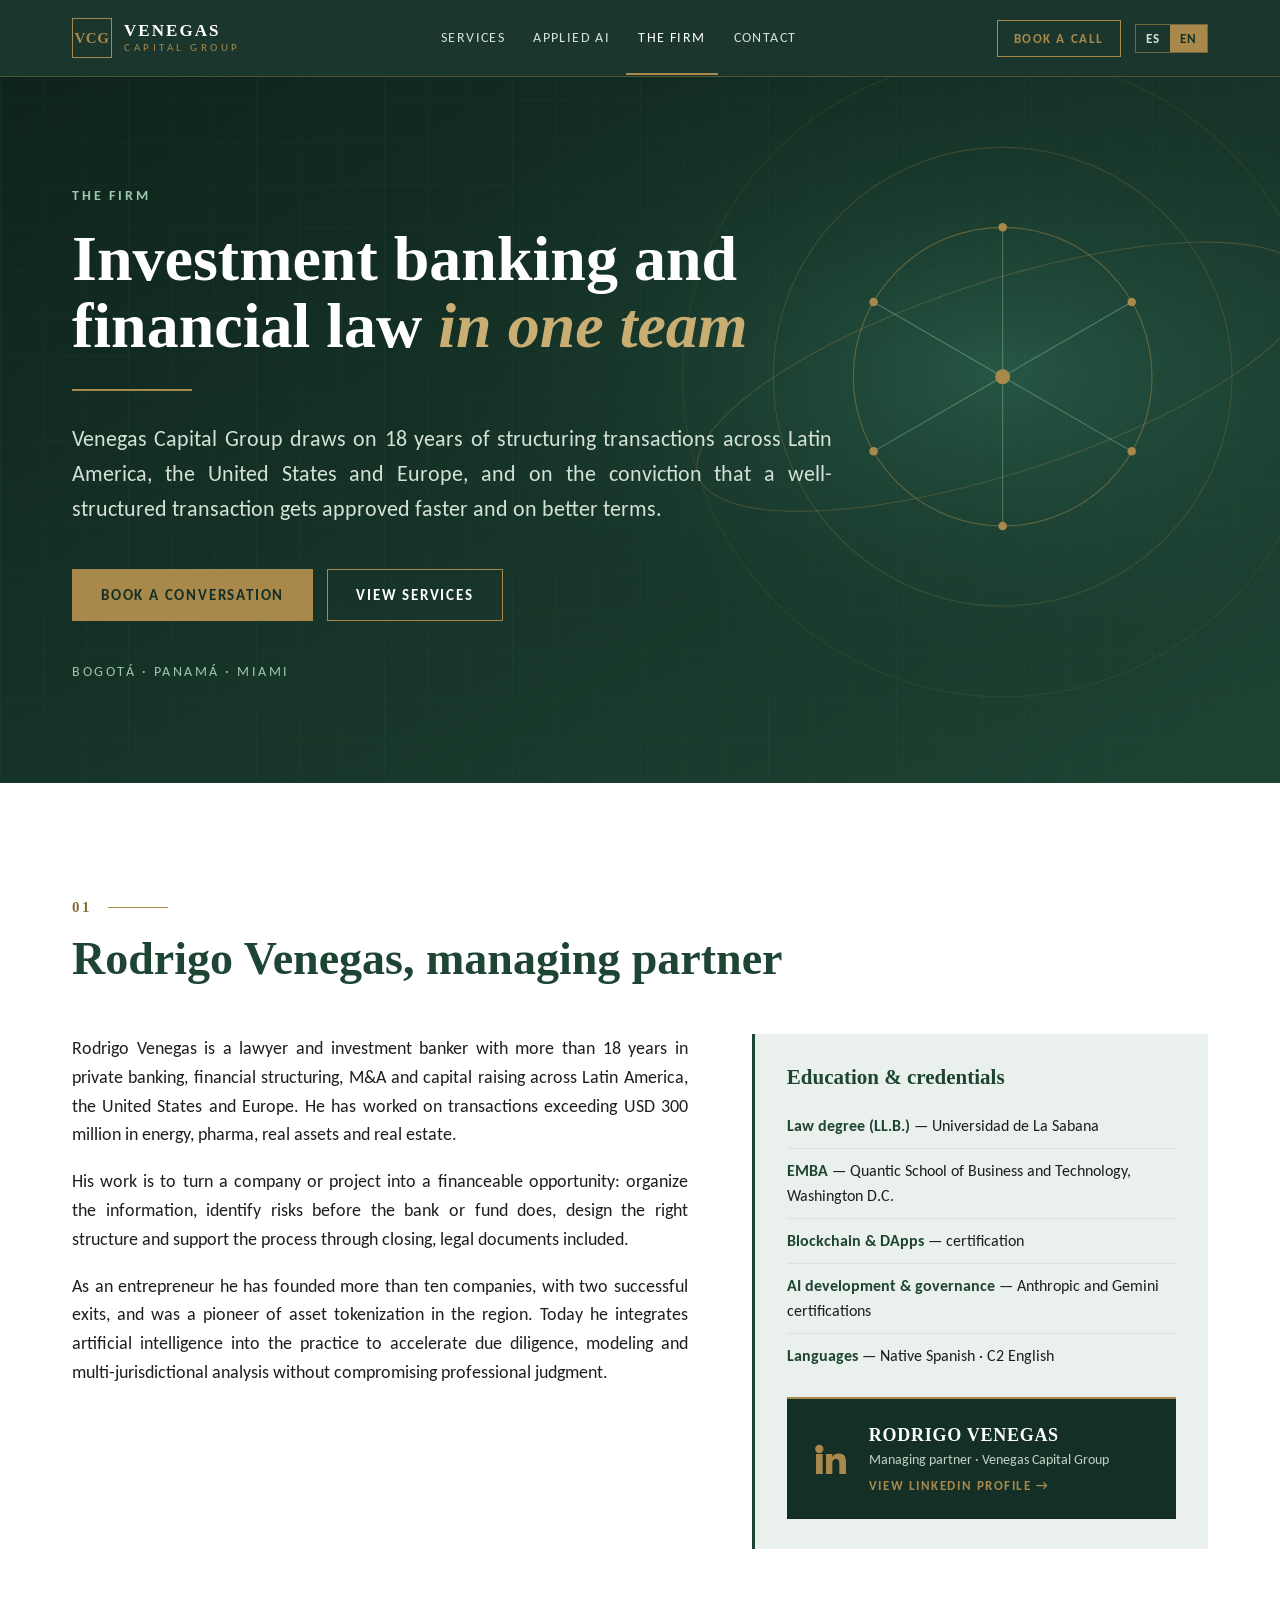
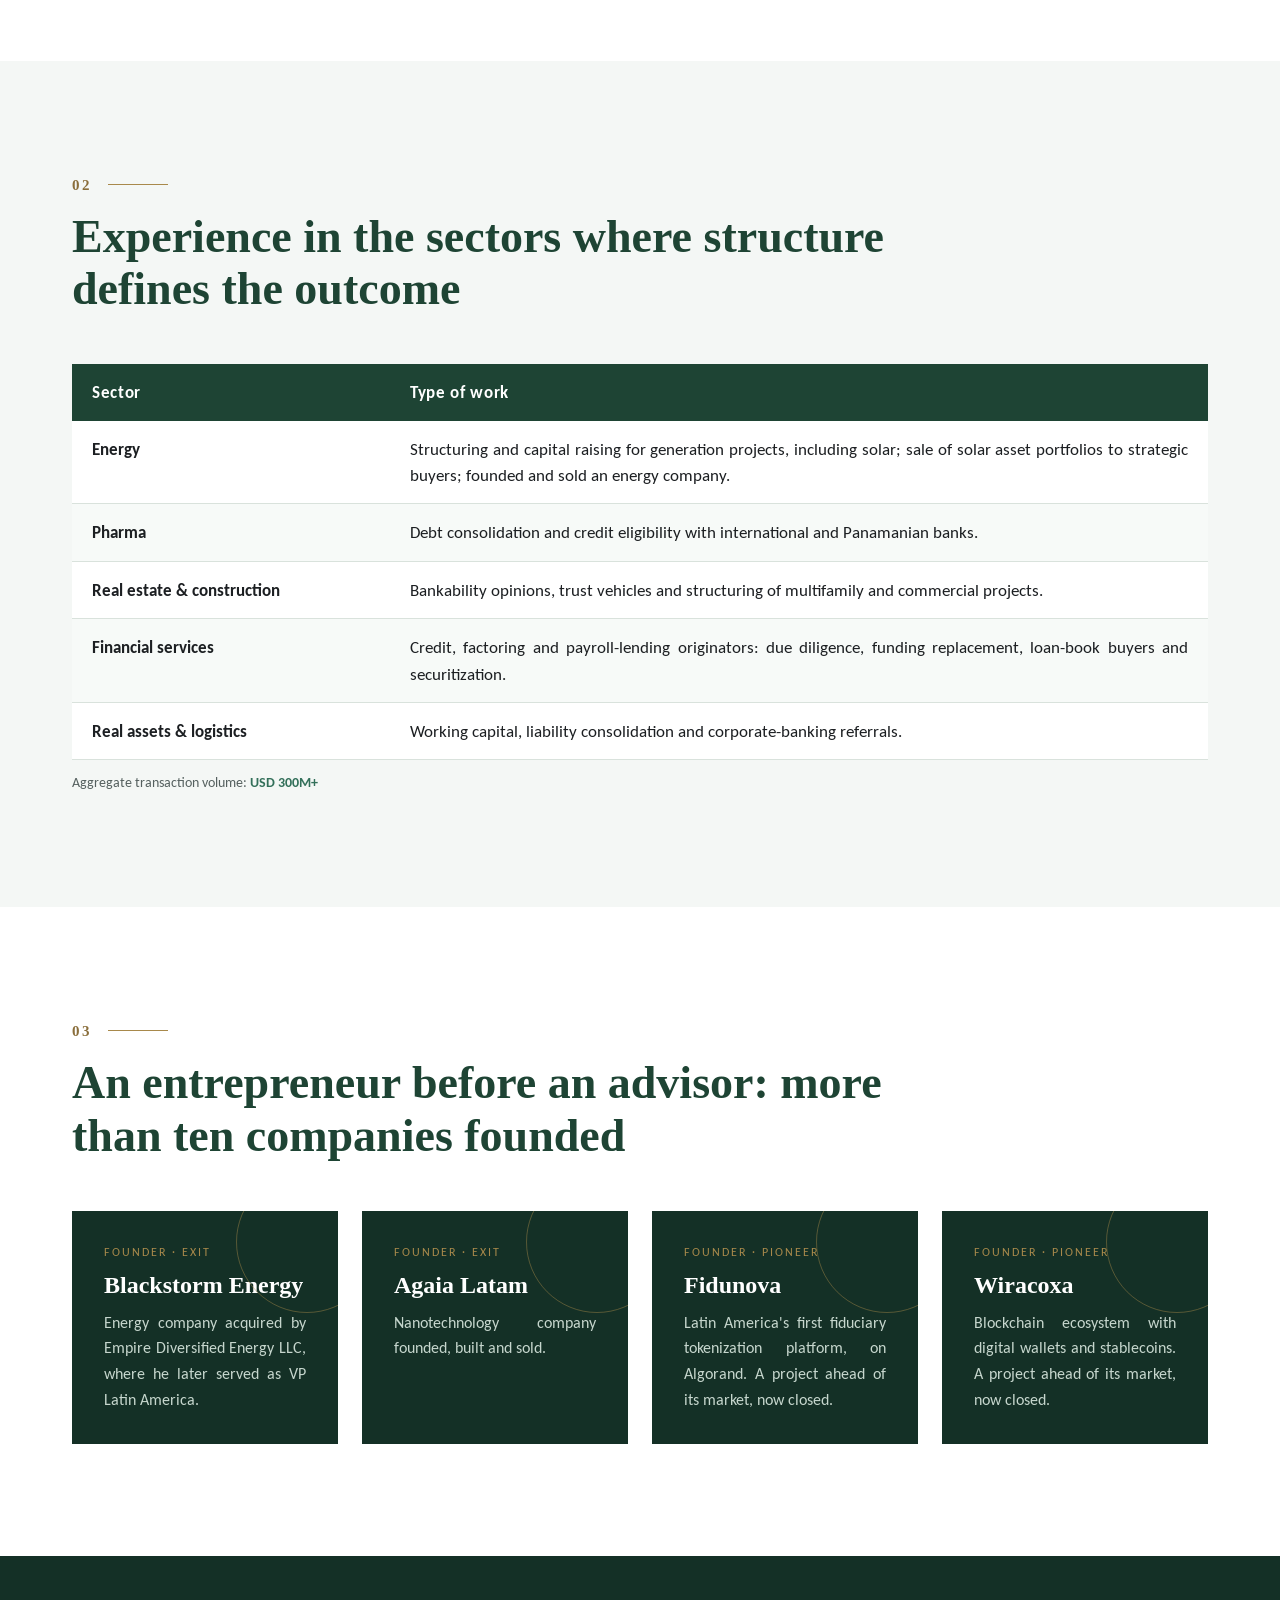
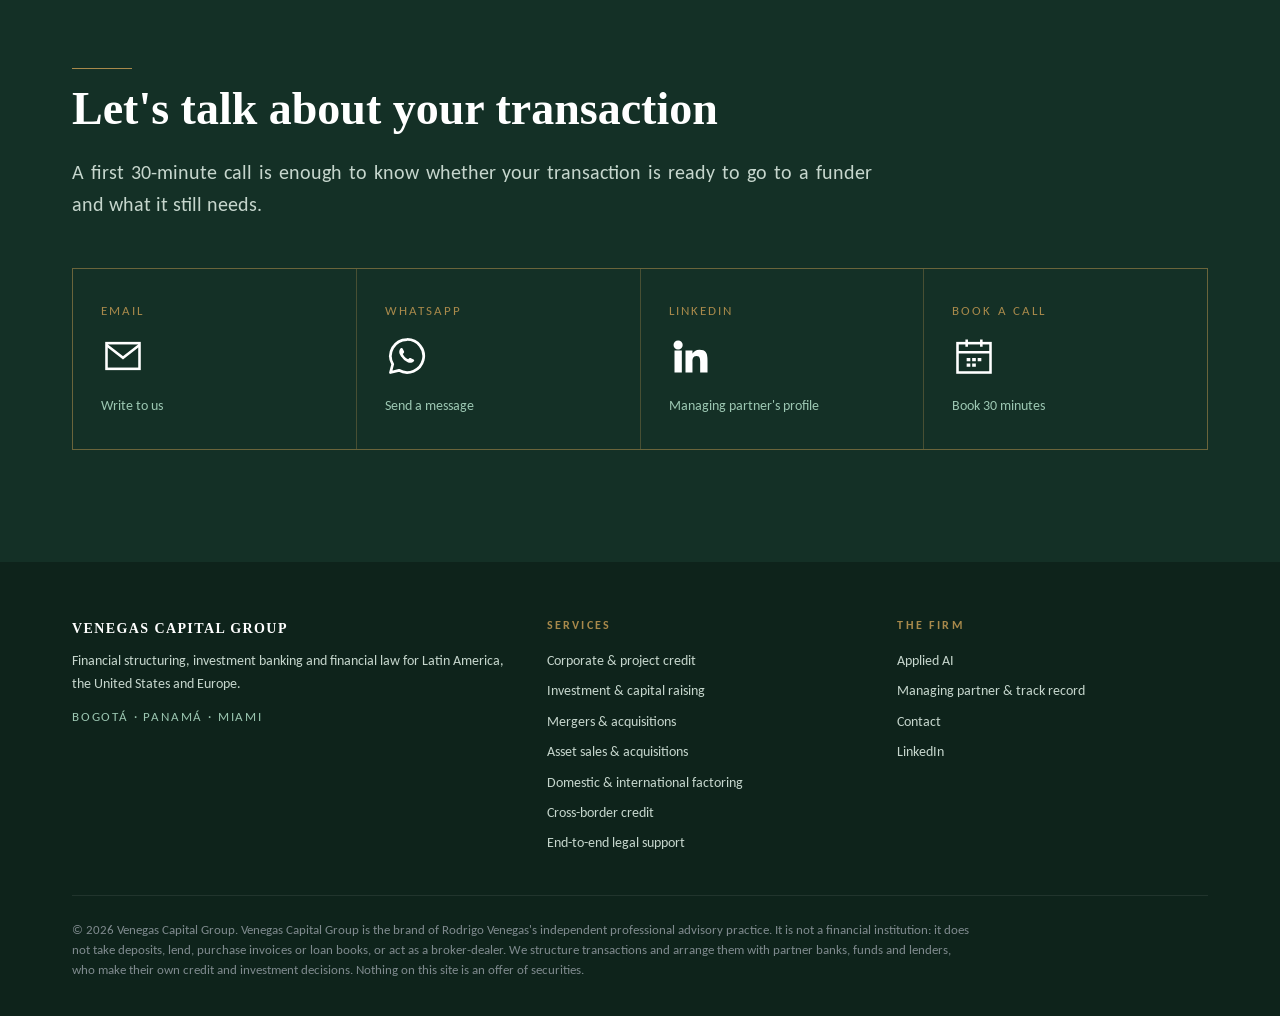
<file: firma/index.html>
<!DOCTYPE html>
<html lang="es" data-lang="es" data-title-es="La firma · Venegas Capital Group" data-title-en="The firm · Venegas Capital Group">
<head>
<meta charset="utf-8">
<meta name="viewport" content="width=device-width, initial-scale=1">
<title>La firma · Venegas Capital Group</title>
<meta name="description" content="Rodrigo Venegas, socio director: abogado y banquero de inversión con más de 18 años y USD 300M+ en transacciones estructuradas.">
<link rel="canonical" href="https://venegascapitalgroup.com/firma/">
<meta property="og:title" content="La firma · Venegas Capital Group">
<meta property="og:description" content="Rodrigo Venegas, socio director: abogado y banquero de inversión con más de 18 años y USD 300M+ en transacciones estructuradas.">
<meta property="og:type" content="website">
<meta property="og:url" content="https://venegascapitalgroup.com/firma/">
<meta property="og:image" content="https://venegascapitalgroup.com/assets/og.png">
<meta property="og:locale" content="es_CO">
<meta property="og:locale:alternate" content="en_US">
<meta name="twitter:card" content="summary_large_image">
<meta name="theme-color" content="#143026">
<link rel="icon" href="data:image/svg+xml,%3Csvg xmlns='http://www.w3.org/2000/svg' viewBox='0 0 64 64'%3E%3Crect width='64' height='64' fill='%23143026'/%3E%3Ctext x='32' y='41' font-family='Georgia,serif' font-size='22' font-weight='bold' fill='%23A8894B' text-anchor='middle'%3EVCG%3C/text%3E%3C/svg%3E">
<link rel="preconnect" href="https://fonts.googleapis.com">
<link rel="preconnect" href="https://fonts.gstatic.com" crossorigin>
<link href="https://fonts.googleapis.com/css2?family=Carlito:ital,wght@0,400;0,700;1,400&display=swap" rel="stylesheet">
<link rel="stylesheet" href="/assets/styles.css">

</head>
<body>
<a class="skip" href="#main"><span class="es">Ir al contenido</span><span class="en">Skip to content</span></a>
<header class="nav">
  <div class="wrap">
    <a class="brand" href="/" aria-label="Venegas Capital Group"><span class="mono">VCG</span><span class="name">VENEGAS<small>CAPITAL GROUP</small></span></a>
    <ul class="menu">
      <li class="has-sub"><a href="/servicios/"><span class="es">Servicios</span><span class="en">Services</span></a><ul class="sub"><li><a href="/servicios/credito/"><span class="es">Crédito corporativo y de proyectos</span><span class="en">Corporate & project credit</span></a></li><li><a href="/servicios/inversion/"><span class="es">Inversión y levantamiento de capital</span><span class="en">Investment & capital raising</span></a></li><li><a href="/servicios/fusiones-adquisiciones/"><span class="es">Fusiones y adquisiciones</span><span class="en">Mergers & acquisitions</span></a></li><li><a href="/servicios/compraventa-activos/"><span class="es">Compraventa de activos</span><span class="en">Asset sales & acquisitions</span></a></li><li><a href="/servicios/factoring/"><span class="es">Factoring local e internacional</span><span class="en">Domestic & international factoring</span></a></li><li><a href="/servicios/credito-cross-border/"><span class="es">Crédito cross-border</span><span class="en">Cross-border credit</span></a></li><li><a href="/servicios/acompanamiento-legal/"><span class="es">Acompañamiento legal transversal</span><span class="en">End-to-end legal support</span></a></li></ul></li>
      <li><a href="/inteligencia-artificial/"><span class="es">IA aplicada</span><span class="en">Applied AI</span></a></li>
      <li><a href="/firma/" aria-current="page"><span class="es">La firma</span><span class="en">The firm</span></a></li>
      <li><a href="/contacto/"><span class="es">Contacto</span><span class="en">Contact</span></a></li>
    </ul>
    <div class="right">
      <a class="nav-cta" href="https://meetings.hubspot.com/rodrigo578" target="_blank" rel="noopener"><span class="es">Agendar</span><span class="en">Book a call</span></a>
      <div class="lang" role="group" aria-label="Idioma / Language"><button type="button" data-set="es" aria-pressed="true">ES</button><button type="button" data-set="en" aria-pressed="false">EN</button></div>
      <button class="burger" type="button" aria-label="Menú" aria-expanded="false"><svg viewBox="0 0 24 24" width="22" height="22" fill="none" stroke="currentColor" stroke-width="1.8"><path d="M3 6h18M3 12h18M3 18h18"/></svg></button>
    </div>
  </div>
</header>
<main id="main">
<section class="hero page">
  <svg class="bg" viewBox="0 0 1200 700" preserveAspectRatio="xMidYMid slice" aria-hidden="true">
  <defs>
    <linearGradient id="g1" x1="0" y1="0" x2="1" y2="1"><stop offset="0" stop-color="#0E231B"/><stop offset="1" stop-color="#1E4434"/></linearGradient>
    <radialGradient id="glow" cx="78%" cy="42%" r="48%"><stop offset="0" stop-color="#33705A" stop-opacity=".55"/><stop offset="1" stop-color="#143026" stop-opacity="0"/></radialGradient>
    <pattern id="grid" width="40" height="40" patternUnits="userSpaceOnUse"><path d="M40 0H0V40" fill="none" stroke="#33705A" stroke-opacity=".16" stroke-width="1"/></pattern>
  </defs>
  <rect width="1200" height="700" fill="url(#g1)"/><rect width="1200" height="700" fill="url(#grid)"/><rect width="1200" height="700" fill="url(#glow)"/>
  <g fill="none" stroke="#A8894B" stroke-opacity=".5">
    <circle cx="940" cy="300" r="140"/><circle cx="940" cy="300" r="215" stroke-opacity=".25"/><circle cx="940" cy="300" r="300" stroke-opacity=".12"/>
    <ellipse cx="940" cy="300" rx="300" ry="90" stroke-opacity=".3" transform="rotate(-18 940 300)"/>
  </g>
  <g stroke="#9CC7B2" stroke-opacity=".4"><line x1="940" y1="300" x2="940" y2="160"/><line x1="940" y1="300" x2="1061" y2="230"/><line x1="940" y1="300" x2="1061" y2="370"/><line x1="940" y1="300" x2="940" y2="440"/><line x1="940" y1="300" x2="819" y2="370"/><line x1="940" y1="300" x2="819" y2="230"/></g>
  <g fill="#A8894B"><circle cx="940" cy="300" r="7"/><circle cx="940" cy="160" r="4"/><circle cx="1061" cy="230" r="4"/><circle cx="1061" cy="370" r="4"/><circle cx="940" cy="440" r="4"/><circle cx="819" cy="370" r="4"/><circle cx="819" cy="230" r="4"/></g>
</svg>
  <div class="wrap">
    
    <div class="kicker"><span class="es">La firma</span><span class="en">The firm</span></div>
    <h1><span class="es">Banca de inversión y derecho financiero <em>en un mismo equipo</em></span><span class="en">Investment banking and financial law <em>in one team</em></span></h1>
    <div class="filete"></div>
    <p class="es lead">Venegas Capital Group nace de 18 años de experiencia estructurando operaciones en Latinoamérica, Estados Unidos y Europa, y de la convicción de que una operación bien estructurada se aprueba más rápido y en mejores condiciones.</p><p class="en lead">Venegas Capital Group draws on 18 years of structuring transactions across Latin America, the United States and Europe, and on the conviction that a well-structured transaction gets approved faster and on better terms.</p>
    <div class="cta">
      <a class="btn primary" href="https://meetings.hubspot.com/rodrigo578" target="_blank" rel="noopener"><span class="es">Agendar una conversación</span><span class="en">Book a conversation</span></a>
      <a class="btn ghost" href="/servicios/"><span class="es">Ver servicios</span><span class="en">View services</span></a>
    </div>
    <div class="loc">Bogotá · Panamá · Miami</div>
  </div>
</section><section class="block ">
  <div class="wrap">
    <div class="band"><span class="num">01</span><span class="rule"></span></div>
    <h2><span class="es">Rodrigo Venegas, socio director</span><span class="en">Rodrigo Venegas, managing partner</span></h2>
    
    <div class="about">
      <div>
        <p class="es">Rodrigo Venegas es abogado y banquero de inversión con más de 18 años en banca privada, estructuración financiera, fusiones y adquisiciones y levantamiento de capital en Latinoamérica, Estados Unidos y Europa. Ha participado en transacciones que superan los USD 300 millones en energía, farmacéutico, activos reales e inmobiliario.</p><p class="en">Rodrigo Venegas is a lawyer and investment banker with more than 18 years in private banking, financial structuring, M&A and capital raising across Latin America, the United States and Europe. He has worked on transactions exceeding USD 300 million in energy, pharma, real assets and real estate.</p>
        <p class="es">Su trabajo consiste en convertir una empresa o un proyecto en una oportunidad financiable: ordenar la información, identificar los riesgos antes que el banco o el fondo, diseñar la estructura adecuada y acompañar el proceso hasta el cierre, con los documentos legales incluidos.</p><p class="en">His work is to turn a company or project into a financeable opportunity: organize the information, identify risks before the bank or fund does, design the right structure and support the process through closing, legal documents included.</p>
        <p class="es">Como emprendedor ha fundado más de diez empresas, con dos ventas exitosas, y fue pionero de la tokenización de activos en la región. Hoy integra la inteligencia artificial en la práctica para acelerar el due diligence, la modelación y el análisis multijurisdiccional sin sacrificar el criterio profesional.</p><p class="en">As an entrepreneur he has founded more than ten companies, with two successful exits, and was a pioneer of asset tokenization in the region. Today he integrates artificial intelligence into the practice to accelerate due diligence, modeling and multi-jurisdictional analysis without compromising professional judgment.</p>
      </div>
      <aside class="callout">
        <h3><span class="es">Formación y credenciales</span><span class="en">Education & credentials</span></h3>
        <ul>
          <li><b><span class="es">Abogado</span><span class="en">Law degree (LL.B.)</span></b> — Universidad de La Sabana</li>
          <li><b>EMBA</b> — Quantic School of Business and Technology, Washington D.C.</li>
          <li><b>Blockchain &amp; DApps</b> — <span class="es">certificación</span><span class="en">certification</span></li>
          <li><b><span class="es">IA: desarrollo y gobernanza</span><span class="en">AI development &amp; governance</span></b> — <span class="es">certificaciones Anthropic y Gemini</span><span class="en">Anthropic and Gemini certifications</span></li>
          <li><b><span class="es">Idiomas</span><span class="en">Languages</span></b> — <span class="es">Español nativo · Inglés C2</span><span class="en">Native Spanish · C2 English</span></li>
        </ul>
        <a class="li-card" href="https://www.linkedin.com/in/rodvenegas/" target="_blank" rel="noopener">
          <svg viewBox="0 0 24 24" width="40" height="40" fill="#A8894B" aria-hidden="true"><path d="M4.98 3.5a2.5 2.5 0 11-.02 5 2.5 2.5 0 01.02-5zM3 9h4v12H3zM9 9h3.8v1.7h.05c.53-1 1.83-2.05 3.77-2.05C20.6 8.65 21 11.2 21 14.5V21h-4v-5.8c0-1.4-.03-3.2-1.95-3.2-1.95 0-2.25 1.5-2.25 3.1V21H9z"/></svg>
          <div><b>RODRIGO VENEGAS</b><small><span class="es">Socio director · Venegas Capital Group</span><span class="en">Managing partner · Venegas Capital Group</span></small><span class="go"><span class="es">Ver perfil en LinkedIn →</span><span class="en">View LinkedIn profile →</span></span></div>
        </a>
      </aside>
    </div>
  </div>
</section><section class="block alt">
  <div class="wrap">
    <div class="band"><span class="num">02</span><span class="rule"></span></div>
    <h2><span class="es">Experiencia en los sectores donde la estructura define el resultado</span><span class="en">Experience in the sectors where structure defines the outcome</span></h2>
    
    <table class="t"><thead><tr><th>Sector</th><th><span class="es">Tipo de trabajo</span><span class="en">Type of work</span></th></tr></thead><tbody><tr><td><span class="es">Energía</span><span class="en">Energy</span></td><td><span class="es">Estructuración y levantamiento de capital para proyectos de generación, incluida energía solar; venta de portafolios de activos solares a compradores estratégicos; fundación y venta de una compañía de energía.</span><span class="en">Structuring and capital raising for generation projects, including solar; sale of solar asset portfolios to strategic buyers; founded and sold an energy company.</span></td></tr><tr><td><span class="es">Farmacéutico</span><span class="en">Pharma</span></td><td><span class="es">Consolidación de deuda y elegibilidad crediticia ante banca internacional y panameña.</span><span class="en">Debt consolidation and credit eligibility with international and Panamanian banks.</span></td></tr><tr><td><span class="es">Inmobiliario y construcción</span><span class="en">Real estate & construction</span></td><td><span class="es">Conceptos de bancabilidad, vehículos fiduciarios y estructuración de proyectos multifamiliares y comerciales.</span><span class="en">Bankability opinions, trust vehicles and structuring of multifamily and commercial projects.</span></td></tr><tr><td><span class="es">Servicios financieros</span><span class="en">Financial services</span></td><td><span class="es">Originadoras de crédito, factoring y libranza: due diligence, sustitución de fondeo, compradores de cartera y titularización.</span><span class="en">Credit, factoring and payroll-lending originators: due diligence, funding replacement, loan-book buyers and securitization.</span></td></tr><tr><td><span class="es">Activos reales y logística</span><span class="en">Real assets & logistics</span></td><td><span class="es">Capital de trabajo, consolidación de pasivos y referidos a banca empresarial.</span><span class="en">Working capital, liability consolidation and corporate-banking referrals.</span></td></tr></tbody></table><p style="font-size:14px;color:var(--gris);margin-top:12px"><span class="es">Volumen agregado de transacciones:</span><span class="en">Aggregate transaction volume:</span> <b style="color:var(--verde-medio)">USD 300M+</b></p>
  </div>
</section><section class="block ">
  <div class="wrap">
    <div class="band"><span class="num">03</span><span class="rule"></span></div>
    <h2><span class="es">Emprendedor antes que asesor: más de diez empresas fundadas</span><span class="en">An entrepreneur before an advisor: more than ten companies founded</span></h2>
    
    <div class="ventures"><div class="venture"><div class="tag"><span class="es">Fundador · Exit</span><span class="en">Founder · Exit</span></div><h3>Blackstorm Energy</h3><p><span class="es">Compañía de energía adquirida por Empire Diversified Energy LLC, donde luego fue VP Latin America.</span><span class="en">Energy company acquired by Empire Diversified Energy LLC, where he later served as VP Latin America.</span></p></div><div class="venture"><div class="tag"><span class="es">Fundador · Exit</span><span class="en">Founder · Exit</span></div><h3>Agaia Latam</h3><p><span class="es">Empresa de nanotecnología fundada, desarrollada y vendida.</span><span class="en">Nanotechnology company founded, built and sold.</span></p></div><div class="venture"><div class="tag"><span class="es">Fundador · Pionero</span><span class="en">Founder · Pioneer</span></div><h3>Fidunova</h3><p><span class="es">Primera plataforma de tokenización fiduciaria de América Latina, sobre Algorand. Proyecto adelantado a su mercado, hoy cerrado.</span><span class="en">Latin America's first fiduciary tokenization platform, on Algorand. A project ahead of its market, now closed.</span></p></div><div class="venture"><div class="tag"><span class="es">Fundador · Pionero</span><span class="en">Founder · Pioneer</span></div><h3>Wiracoxa</h3><p><span class="es">Ecosistema blockchain con billeteras digitales y stablecoins. Proyecto adelantado a su mercado, hoy cerrado.</span><span class="en">Blockchain ecosystem with digital wallets and stablecoins. A project ahead of its market, now closed.</span></p></div></div>
  </div>
</section><section class="block contact">
  <div class="wrap">
    <div class="band"><span class="rule"></span></div>
    <h2><span class="es">Conversemos sobre su operación</span><span class="en">Let's talk about your transaction</span></h2>
    <p class="es intro">Una primera llamada de 30 minutos basta para saber si su operación está lista para presentarse a un fondeador y qué le falta.</p><p class="en intro">A first 30-minute call is enough to know whether your transaction is ready to go to a funder and what it still needs.</p>
    <div class="contact-grid">
      <a class="js-mail" href="/contacto/" data-u="rodrigovenegasmortigo" data-d="gmail.com" aria-label="Email"><small>Email</small><span class="ci"><svg viewBox="0 0 24 24" width="44" height="44" fill="none" stroke="currentColor" stroke-width="1.4" aria-hidden="true"><rect x="3" y="5" width="18" height="14"/><path d="M3 6l9 7 9-7"/></svg></span><em><span class="es">Escríbanos</span><span class="en">Write to us</span></em></a>
      <a class="js-wa" href="/contacto/" data-n="573155446661" target="_blank" rel="noopener" aria-label="WhatsApp"><small>WhatsApp</small><span class="ci"><svg viewBox="0 0 24 24" width="44" height="44" fill="none" stroke="currentColor" stroke-width="1.5" stroke-linejoin="round" aria-hidden="true"><path d="M12 3a9 9 0 00-7.8 13.5L3 21l4.6-1.2A9 9 0 1012 3z"/><path d="M8.6 7.8c.3-.3.8-.3 1 .1l.8 1.7c.1.3 0 .6-.2.8l-.5.5c.6 1.3 1.6 2.3 2.9 2.9l.5-.5c.2-.2.5-.3.8-.2l1.7.8c.4.2.4.7.1 1-.9.9-2.2 1.1-3.3.5a9.4 9.4 0 01-4.3-4.3c-.6-1.1-.4-2.4.5-3.3z" fill="currentColor" stroke="none"/></svg></span><em><span class="es">Enviar mensaje</span><span class="en">Send a message</span></em></a>
      <a href="https://www.linkedin.com/in/rodvenegas/" target="_blank" rel="noopener" aria-label="LinkedIn"><small>LinkedIn</small><span class="ci"><svg viewBox="0 0 24 24" width="44" height="44" fill="currentColor" aria-hidden="true"><path d="M4.98 3.5a2.5 2.5 0 11-.02 5 2.5 2.5 0 01.02-5zM3 9h4v12H3zM9 9h3.8v1.7h.05c.53-1 1.83-2.05 3.77-2.05C20.6 8.65 21 11.2 21 14.5V21h-4v-5.8c0-1.4-.03-3.2-1.95-3.2-1.95 0-2.25 1.5-2.25 3.1V21H9z"/></svg></span><em><span class="es">Perfil del socio director</span><span class="en">Managing partner's profile</span></em></a>
      <a href="https://meetings.hubspot.com/rodrigo578" target="_blank" rel="noopener"><small><span class="es">Agendar llamada</span><span class="en">Book a call</span></small><span class="ci"><svg viewBox="0 0 24 24" width="44" height="44" fill="none" stroke="currentColor" stroke-width="1.4" aria-hidden="true"><rect x="3" y="5" width="18" height="16"/><path d="M3 10h18M8 3v4M16 3v4"/><path d="M8 14h2M11 14h2M14 14h2M8 17h2M11 17h2" stroke-width="1.8"/></svg></span><em><span class="es">Reservar 30 minutos</span><span class="en">Book 30 minutes</span></em></a>
    </div>
  </div>
</section>
</main>
<footer class="foot">
  <div class="wrap">
    <div class="foot-grid">
      <div>
        <b>VENEGAS CAPITAL GROUP</b>
        <p style="margin-top:10px;color:#C6D6CD"><span class="es">Estructuración financiera, banca de inversión y derecho financiero para Latinoamérica, Estados Unidos y Europa.</span><span class="en">Financial structuring, investment banking and financial law for Latin America, the United States and Europe.</span></p>
        <p style="margin-top:12px;letter-spacing:.14em;text-transform:uppercase;font-size:13px;color:var(--menta)">Bogotá · Panamá · Miami</p>
      </div>
      <div><h4><span class="es">Servicios</span><span class="en">Services</span></h4><ul><li><a href="/servicios/credito/"><span class="es">Crédito corporativo y de proyectos</span><span class="en">Corporate & project credit</span></a></li><li><a href="/servicios/inversion/"><span class="es">Inversión y levantamiento de capital</span><span class="en">Investment & capital raising</span></a></li><li><a href="/servicios/fusiones-adquisiciones/"><span class="es">Fusiones y adquisiciones</span><span class="en">Mergers & acquisitions</span></a></li><li><a href="/servicios/compraventa-activos/"><span class="es">Compraventa de activos</span><span class="en">Asset sales & acquisitions</span></a></li><li><a href="/servicios/factoring/"><span class="es">Factoring local e internacional</span><span class="en">Domestic & international factoring</span></a></li><li><a href="/servicios/credito-cross-border/"><span class="es">Crédito cross-border</span><span class="en">Cross-border credit</span></a></li><li><a href="/servicios/acompanamiento-legal/"><span class="es">Acompañamiento legal transversal</span><span class="en">End-to-end legal support</span></a></li></ul></div>
      <div><h4><span class="es">La firma</span><span class="en">The firm</span></h4><ul>
        <li><a href="/inteligencia-artificial/"><span class="es">IA aplicada</span><span class="en">Applied AI</span></a></li>
        <li><a href="/firma/"><span class="es">Socio director y trayectoria</span><span class="en">Managing partner & track record</span></a></li>
        <li><a href="/contacto/"><span class="es">Contacto</span><span class="en">Contact</span></a></li>
        <li><a href="https://www.linkedin.com/in/rodvenegas/" target="_blank" rel="noopener">LinkedIn</a></li>
      </ul></div>
    </div>
    <p class="disc">© <span class="yr">2026</span> Venegas Capital Group. <span class="es">Venegas Capital Group es la marca de la práctica de asesoría profesional independiente de Rodrigo Venegas. No es una entidad financiera: no capta recursos del público, no otorga crédito, no compra facturas ni cartera y no realiza intermediación de valores. Estructuramos las operaciones y las gestionamos ante bancos, fondos y fondeadores aliados, que toman sus propias decisiones de crédito e inversión. Nada en este sitio constituye una oferta de valores.</span><span class="en">Venegas Capital Group is the brand of Rodrigo Venegas's independent professional advisory practice. It is not a financial institution: it does not take deposits, lend, purchase invoices or loan books, or act as a broker-dealer. We structure transactions and arrange them with partner banks, funds and lenders, who make their own credit and investment decisions. Nothing on this site is an offer of securities.</span></p>
  </div>
</footer>
<script src="/assets/site.js"></script>
</body>
</html>
</file>
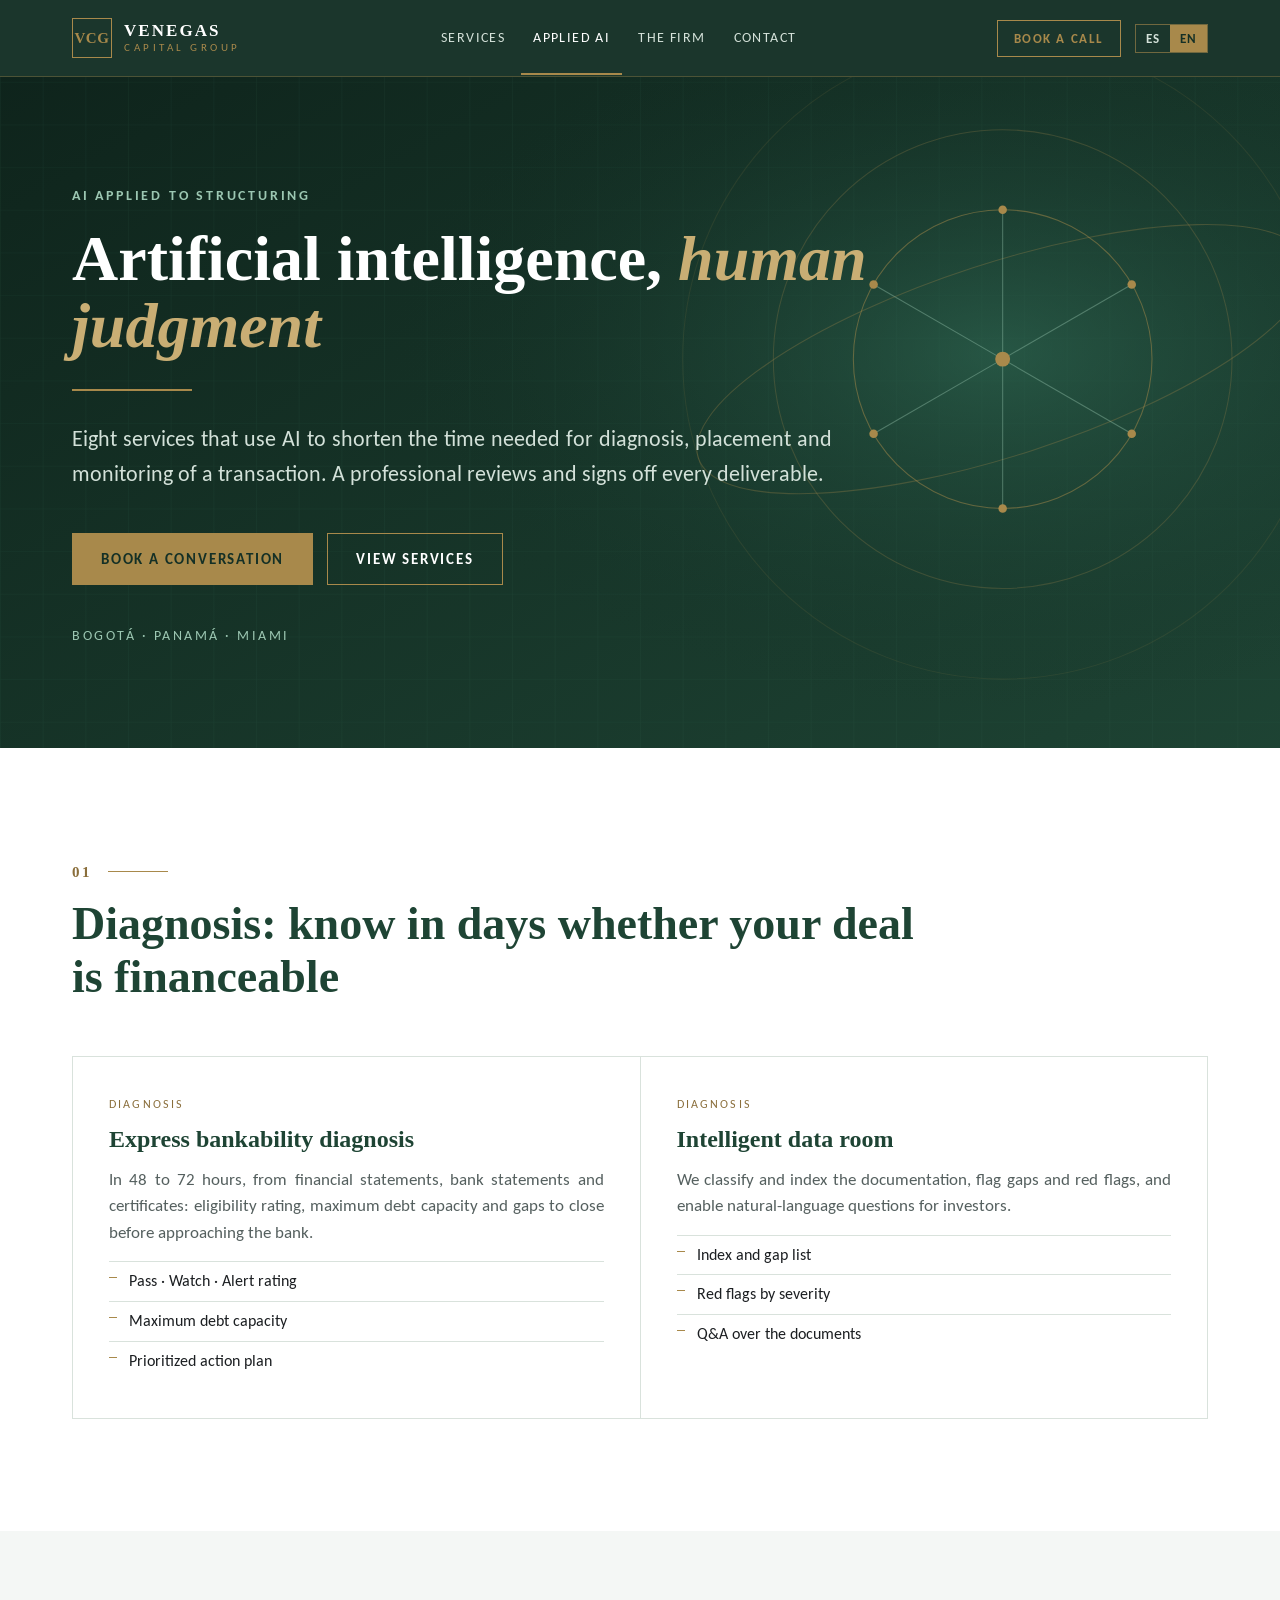
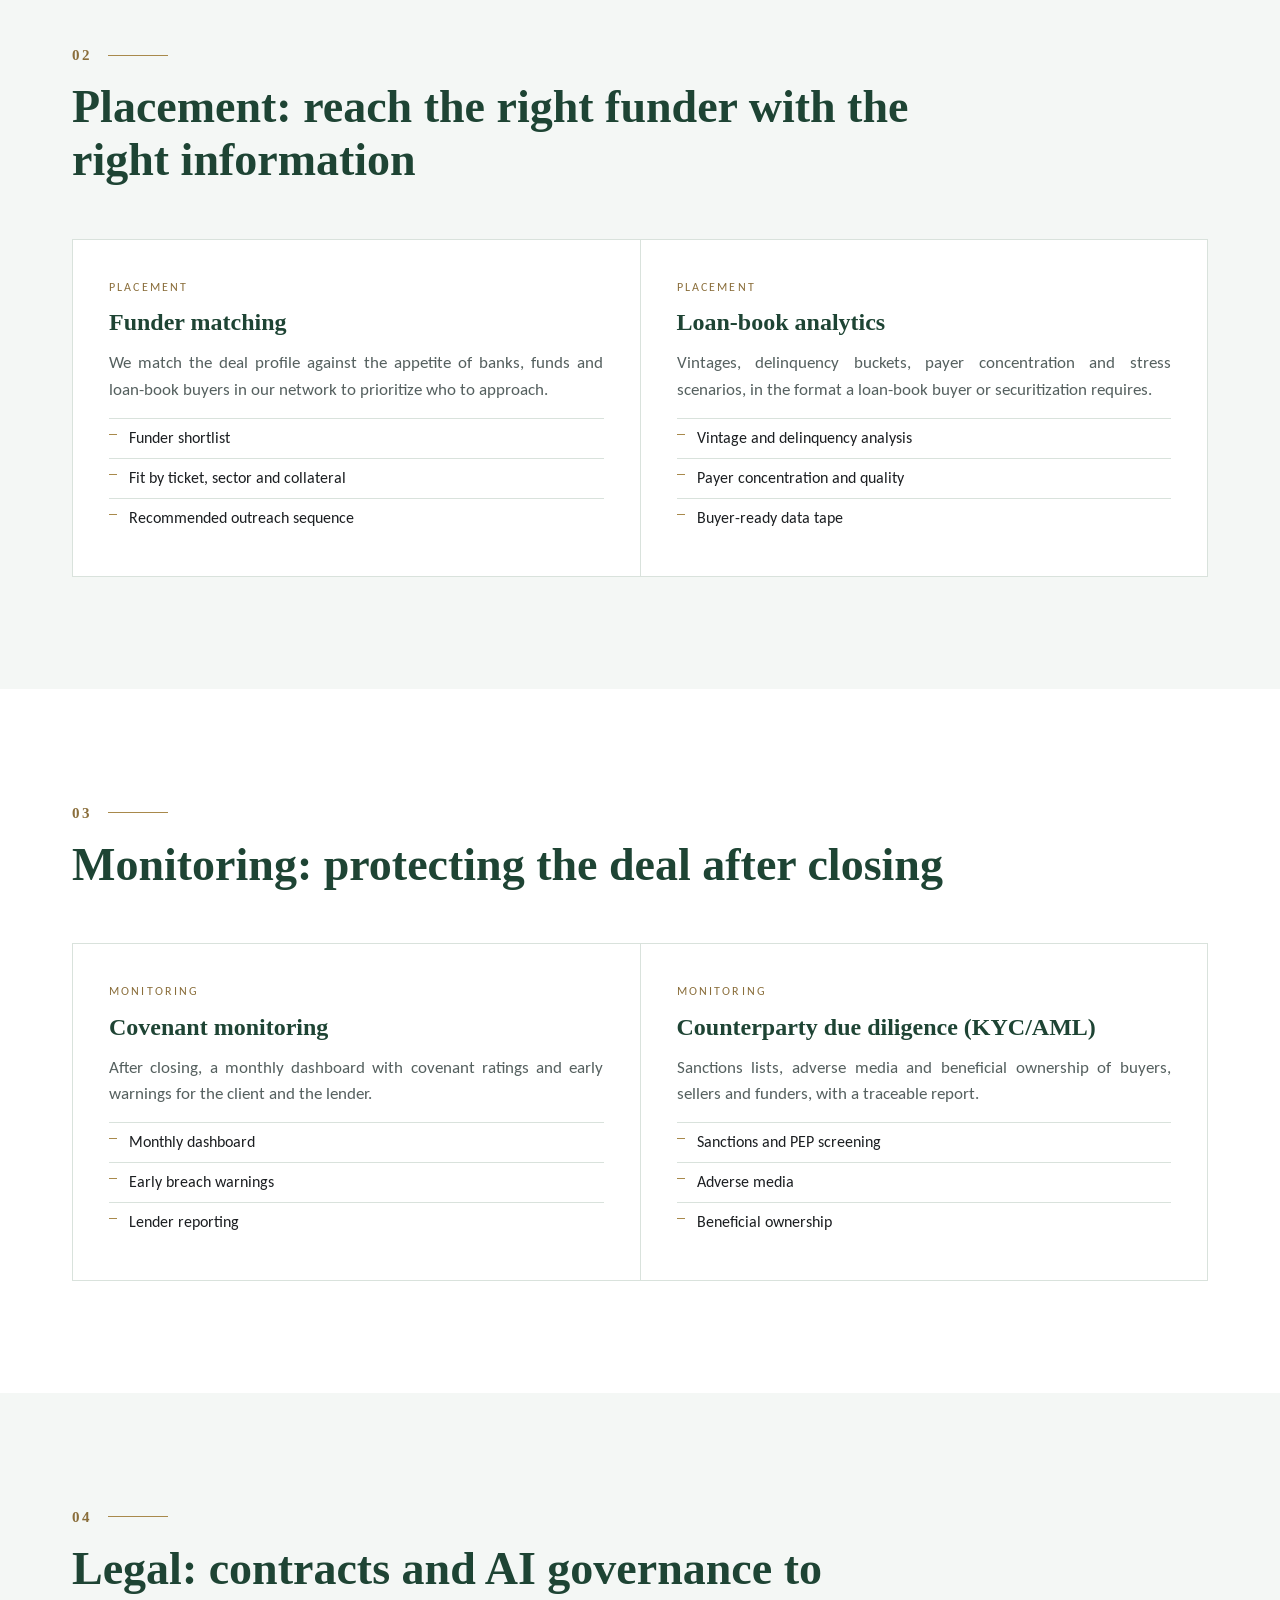
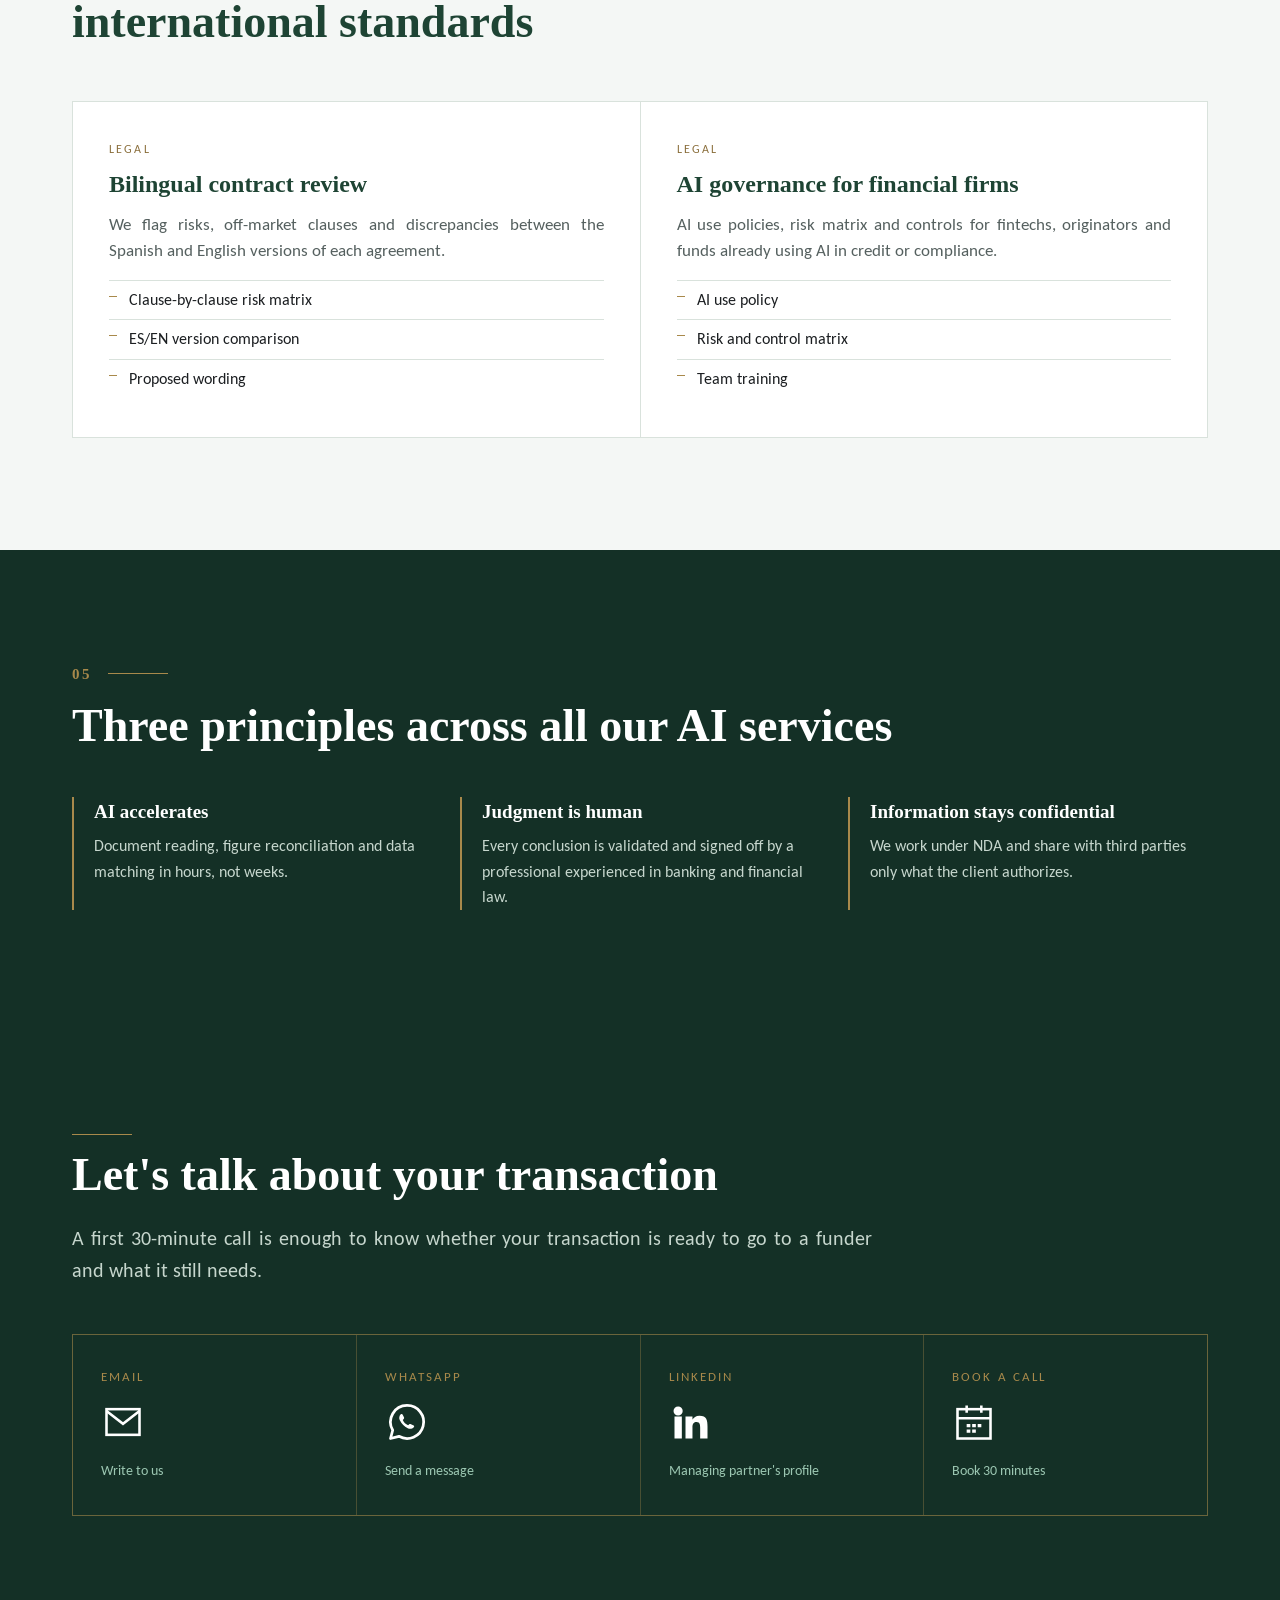
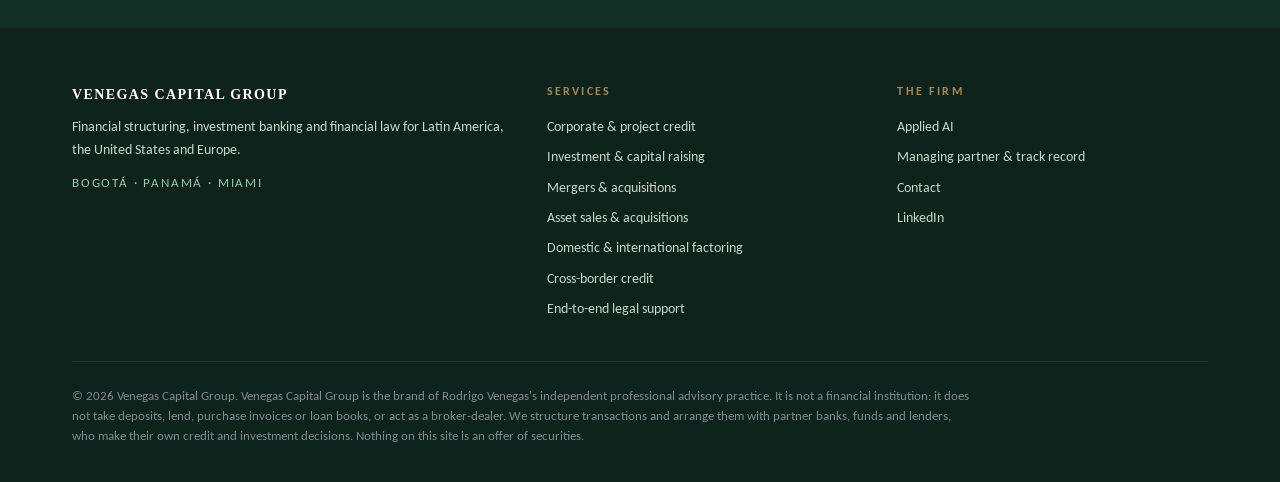
<file: inteligencia-artificial/index.html>
<!DOCTYPE html>
<html lang="es" data-lang="es" data-title-es="IA aplicada · Venegas Capital Group" data-title-en="Applied AI · Venegas Capital Group">
<head>
<meta charset="utf-8">
<meta name="viewport" content="width=device-width, initial-scale=1">
<title>IA aplicada · Venegas Capital Group</title>
<meta name="description" content="Diagnóstico de bancabilidad exprés, data room inteligente, matching de fondeadores, analítica de cartera, monitoreo de covenants, KYC/AML, revisión contractual y gobierno de IA.">
<link rel="canonical" href="https://venegascapitalgroup.com/inteligencia-artificial/">
<meta property="og:title" content="IA aplicada · Venegas Capital Group">
<meta property="og:description" content="Diagnóstico de bancabilidad exprés, data room inteligente, matching de fondeadores, analítica de cartera, monitoreo de covenants, KYC/AML, revisión contractual y gobierno de IA.">
<meta property="og:type" content="website">
<meta property="og:url" content="https://venegascapitalgroup.com/inteligencia-artificial/">
<meta property="og:image" content="https://venegascapitalgroup.com/assets/og.png">
<meta property="og:locale" content="es_CO">
<meta property="og:locale:alternate" content="en_US">
<meta name="twitter:card" content="summary_large_image">
<meta name="theme-color" content="#143026">
<link rel="icon" href="data:image/svg+xml,%3Csvg xmlns='http://www.w3.org/2000/svg' viewBox='0 0 64 64'%3E%3Crect width='64' height='64' fill='%23143026'/%3E%3Ctext x='32' y='41' font-family='Georgia,serif' font-size='22' font-weight='bold' fill='%23A8894B' text-anchor='middle'%3EVCG%3C/text%3E%3C/svg%3E">
<link rel="preconnect" href="https://fonts.googleapis.com">
<link rel="preconnect" href="https://fonts.gstatic.com" crossorigin>
<link href="https://fonts.googleapis.com/css2?family=Carlito:ital,wght@0,400;0,700;1,400&display=swap" rel="stylesheet">
<link rel="stylesheet" href="/assets/styles.css">

</head>
<body>
<a class="skip" href="#main"><span class="es">Ir al contenido</span><span class="en">Skip to content</span></a>
<header class="nav">
  <div class="wrap">
    <a class="brand" href="/" aria-label="Venegas Capital Group"><span class="mono">VCG</span><span class="name">VENEGAS<small>CAPITAL GROUP</small></span></a>
    <ul class="menu">
      <li class="has-sub"><a href="/servicios/"><span class="es">Servicios</span><span class="en">Services</span></a><ul class="sub"><li><a href="/servicios/credito/"><span class="es">Crédito corporativo y de proyectos</span><span class="en">Corporate & project credit</span></a></li><li><a href="/servicios/inversion/"><span class="es">Inversión y levantamiento de capital</span><span class="en">Investment & capital raising</span></a></li><li><a href="/servicios/fusiones-adquisiciones/"><span class="es">Fusiones y adquisiciones</span><span class="en">Mergers & acquisitions</span></a></li><li><a href="/servicios/compraventa-activos/"><span class="es">Compraventa de activos</span><span class="en">Asset sales & acquisitions</span></a></li><li><a href="/servicios/factoring/"><span class="es">Factoring local e internacional</span><span class="en">Domestic & international factoring</span></a></li><li><a href="/servicios/credito-cross-border/"><span class="es">Crédito cross-border</span><span class="en">Cross-border credit</span></a></li><li><a href="/servicios/acompanamiento-legal/"><span class="es">Acompañamiento legal transversal</span><span class="en">End-to-end legal support</span></a></li></ul></li>
      <li><a href="/inteligencia-artificial/" aria-current="page"><span class="es">IA aplicada</span><span class="en">Applied AI</span></a></li>
      <li><a href="/firma/"><span class="es">La firma</span><span class="en">The firm</span></a></li>
      <li><a href="/contacto/"><span class="es">Contacto</span><span class="en">Contact</span></a></li>
    </ul>
    <div class="right">
      <a class="nav-cta" href="https://meetings.hubspot.com/rodrigo578" target="_blank" rel="noopener"><span class="es">Agendar</span><span class="en">Book a call</span></a>
      <div class="lang" role="group" aria-label="Idioma / Language"><button type="button" data-set="es" aria-pressed="true">ES</button><button type="button" data-set="en" aria-pressed="false">EN</button></div>
      <button class="burger" type="button" aria-label="Menú" aria-expanded="false"><svg viewBox="0 0 24 24" width="22" height="22" fill="none" stroke="currentColor" stroke-width="1.8"><path d="M3 6h18M3 12h18M3 18h18"/></svg></button>
    </div>
  </div>
</header>
<main id="main">
<section class="hero page">
  <svg class="bg" viewBox="0 0 1200 700" preserveAspectRatio="xMidYMid slice" aria-hidden="true">
  <defs>
    <linearGradient id="g1" x1="0" y1="0" x2="1" y2="1"><stop offset="0" stop-color="#0E231B"/><stop offset="1" stop-color="#1E4434"/></linearGradient>
    <radialGradient id="glow" cx="78%" cy="42%" r="48%"><stop offset="0" stop-color="#33705A" stop-opacity=".55"/><stop offset="1" stop-color="#143026" stop-opacity="0"/></radialGradient>
    <pattern id="grid" width="40" height="40" patternUnits="userSpaceOnUse"><path d="M40 0H0V40" fill="none" stroke="#33705A" stroke-opacity=".16" stroke-width="1"/></pattern>
  </defs>
  <rect width="1200" height="700" fill="url(#g1)"/><rect width="1200" height="700" fill="url(#grid)"/><rect width="1200" height="700" fill="url(#glow)"/>
  <g fill="none" stroke="#A8894B" stroke-opacity=".5">
    <circle cx="940" cy="300" r="140"/><circle cx="940" cy="300" r="215" stroke-opacity=".25"/><circle cx="940" cy="300" r="300" stroke-opacity=".12"/>
    <ellipse cx="940" cy="300" rx="300" ry="90" stroke-opacity=".3" transform="rotate(-18 940 300)"/>
  </g>
  <g stroke="#9CC7B2" stroke-opacity=".4"><line x1="940" y1="300" x2="940" y2="160"/><line x1="940" y1="300" x2="1061" y2="230"/><line x1="940" y1="300" x2="1061" y2="370"/><line x1="940" y1="300" x2="940" y2="440"/><line x1="940" y1="300" x2="819" y2="370"/><line x1="940" y1="300" x2="819" y2="230"/></g>
  <g fill="#A8894B"><circle cx="940" cy="300" r="7"/><circle cx="940" cy="160" r="4"/><circle cx="1061" cy="230" r="4"/><circle cx="1061" cy="370" r="4"/><circle cx="940" cy="440" r="4"/><circle cx="819" cy="370" r="4"/><circle cx="819" cy="230" r="4"/></g>
</svg>
  <div class="wrap">
    
    <div class="kicker"><span class="es">IA aplicada a la estructuración</span><span class="en">AI applied to structuring</span></div>
    <h1><span class="es">Inteligencia artificial, <em>criterio humano</em></span><span class="en">Artificial intelligence, <em>human judgment</em></span></h1>
    <div class="filete"></div>
    <p class="es lead">Ocho servicios que usan IA para acortar los tiempos del diagnóstico, la colocación y el seguimiento de una operación. Cada entregable lo revisa y lo firma un profesional.</p><p class="en lead">Eight services that use AI to shorten the time needed for diagnosis, placement and monitoring of a transaction. A professional reviews and signs off every deliverable.</p>
    <div class="cta">
      <a class="btn primary" href="https://meetings.hubspot.com/rodrigo578" target="_blank" rel="noopener"><span class="es">Agendar una conversación</span><span class="en">Book a conversation</span></a>
      <a class="btn ghost" href="/servicios/"><span class="es">Ver servicios</span><span class="en">View services</span></a>
    </div>
    <div class="loc">Bogotá · Panamá · Miami</div>
  </div>
</section><section class="block ">
  <div class="wrap">
    <div class="band"><span class="num">01</span><span class="rule"></span></div>
    <h2><span class="es">Diagnóstico: saber en días si su operación es financiable</span><span class="en">Diagnosis: know in days whether your deal is financeable</span></h2>
    
    <div class="ai-grid ai-light"><div class="ai"><div class="tag"><span class="es">Diagnóstico</span><span class="en">Diagnosis</span></div><h3><span class="es">Diagnóstico de bancabilidad exprés</span><span class="en">Express bankability diagnosis</span></h3><p><span class="es">En 48 a 72 horas, a partir de estados financieros, extractos y certificados: semáforo de elegibilidad, capacidad máxima de deuda y brechas a cerrar antes de ir al banco.</span><span class="en">In 48 to 72 hours, from financial statements, bank statements and certificates: eligibility rating, maximum debt capacity and gaps to close before approaching the bank.</span></p><ul><li><span class="es">Semáforo Cumple · Vigilar · Alerta</span><span class="en">Pass · Watch · Alert rating</span></li><li><span class="es">Capacidad máxima de deuda</span><span class="en">Maximum debt capacity</span></li><li><span class="es">Plan de acción priorizado</span><span class="en">Prioritized action plan</span></li></ul></div><div class="ai"><div class="tag"><span class="es">Diagnóstico</span><span class="en">Diagnosis</span></div><h3><span class="es">Data room inteligente</span><span class="en">Intelligent data room</span></h3><p><span class="es">Clasificamos e indexamos la documentación, detectamos faltantes y banderas rojas, y habilitamos consultas en lenguaje natural para el inversionista.</span><span class="en">We classify and index the documentation, flag gaps and red flags, and enable natural-language questions for investors.</span></p><ul><li><span class="es">Índice y lista de faltantes</span><span class="en">Index and gap list</span></li><li><span class="es">Banderas rojas por severidad</span><span class="en">Red flags by severity</span></li><li><span class="es">Preguntas y respuestas sobre los documentos</span><span class="en">Q&A over the documents</span></li></ul></div></div>
  </div>
</section><section class="block alt">
  <div class="wrap">
    <div class="band"><span class="num">02</span><span class="rule"></span></div>
    <h2><span class="es">Colocación: llegar al fondeador correcto con la información correcta</span><span class="en">Placement: reach the right funder with the right information</span></h2>
    
    <div class="ai-grid ai-light"><div class="ai"><div class="tag"><span class="es">Colocación</span><span class="en">Placement</span></div><h3><span class="es">Matching de fondeadores</span><span class="en">Funder matching</span></h3><p><span class="es">Cruzamos el perfil de la operación con el apetito de bancos, fondos y compradores de cartera de nuestra red para priorizar a quién presentarla.</span><span class="en">We match the deal profile against the appetite of banks, funds and loan-book buyers in our network to prioritize who to approach.</span></p><ul><li><span class="es">Lista corta de fondeadores</span><span class="en">Funder shortlist</span></li><li><span class="es">Encaje por ticket, sector y garantías</span><span class="en">Fit by ticket, sector and collateral</span></li><li><span class="es">Orden de acercamiento recomendado</span><span class="en">Recommended outreach sequence</span></li></ul></div><div class="ai"><div class="tag"><span class="es">Colocación</span><span class="en">Placement</span></div><h3><span class="es">Analítica de cartera</span><span class="en">Loan-book analytics</span></h3><p><span class="es">Cosechas, mora por tramo, concentración por pagador y escenarios de estrés, en el formato que pide un comprador de cartera o una titularización.</span><span class="en">Vintages, delinquency buckets, payer concentration and stress scenarios, in the format a loan-book buyer or securitization requires.</span></p><ul><li><span class="es">Análisis de cosechas y mora</span><span class="en">Vintage and delinquency analysis</span></li><li><span class="es">Concentración y calidad de pagadores</span><span class="en">Payer concentration and quality</span></li><li><span class="es">Cinta de datos lista para el comprador</span><span class="en">Buyer-ready data tape</span></li></ul></div></div>
  </div>
</section><section class="block ">
  <div class="wrap">
    <div class="band"><span class="num">03</span><span class="rule"></span></div>
    <h2><span class="es">Seguimiento: proteger la operación después del cierre</span><span class="en">Monitoring: protecting the deal after closing</span></h2>
    
    <div class="ai-grid ai-light"><div class="ai"><div class="tag"><span class="es">Seguimiento</span><span class="en">Monitoring</span></div><h3><span class="es">Monitoreo de covenants</span><span class="en">Covenant monitoring</span></h3><p><span class="es">Después del cierre, un tablero mensual con semáforo de covenants y alertas tempranas para el cliente y el fondeador.</span><span class="en">After closing, a monthly dashboard with covenant ratings and early warnings for the client and the lender.</span></p><ul><li><span class="es">Tablero mensual</span><span class="en">Monthly dashboard</span></li><li><span class="es">Alertas tempranas de incumplimiento</span><span class="en">Early breach warnings</span></li><li><span class="es">Reporte para el fondeador</span><span class="en">Lender reporting</span></li></ul></div><div class="ai"><div class="tag"><span class="es">Seguimiento</span><span class="en">Monitoring</span></div><h3><span class="es">Due diligence de contrapartes (KYC/AML)</span><span class="en">Counterparty due diligence (KYC/AML)</span></h3><p><span class="es">Listas restrictivas, medios adversos y beneficiario final de compradores, vendedores y fondeadores, con un informe trazable.</span><span class="en">Sanctions lists, adverse media and beneficial ownership of buyers, sellers and funders, with a traceable report.</span></p><ul><li><span class="es">Listas restrictivas y PEP</span><span class="en">Sanctions and PEP screening</span></li><li><span class="es">Medios adversos</span><span class="en">Adverse media</span></li><li><span class="es">Beneficiario final</span><span class="en">Beneficial ownership</span></li></ul></div></div>
  </div>
</section><section class="block alt">
  <div class="wrap">
    <div class="band"><span class="num">04</span><span class="rule"></span></div>
    <h2><span class="es">Legal: contratos y gobierno de IA con estándar internacional</span><span class="en">Legal: contracts and AI governance to international standards</span></h2>
    
    <div class="ai-grid ai-light"><div class="ai"><div class="tag">Legal</div><h3><span class="es">Revisión contractual bilingüe</span><span class="en">Bilingual contract review</span></h3><p><span class="es">Marcamos riesgos, cláusulas fuera de mercado y diferencias entre las versiones en español e inglés de cada contrato.</span><span class="en">We flag risks, off-market clauses and discrepancies between the Spanish and English versions of each agreement.</span></p><ul><li><span class="es">Matriz de riesgos por cláusula</span><span class="en">Clause-by-clause risk matrix</span></li><li><span class="es">Comparación de versiones ES/EN</span><span class="en">ES/EN version comparison</span></li><li><span class="es">Propuesta de redacción</span><span class="en">Proposed wording</span></li></ul></div><div class="ai"><div class="tag">Legal</div><h3><span class="es">Gobierno de IA para entidades financieras</span><span class="en">AI governance for financial firms</span></h3><p><span class="es">Políticas de uso de IA, matriz de riesgos y controles para fintech, originadoras y fondos que ya usan IA en crédito o cumplimiento.</span><span class="en">AI use policies, risk matrix and controls for fintechs, originators and funds already using AI in credit or compliance.</span></p><ul><li><span class="es">Política de uso de IA</span><span class="en">AI use policy</span></li><li><span class="es">Matriz de riesgos y controles</span><span class="en">Risk and control matrix</span></li><li><span class="es">Capacitación del equipo</span><span class="en">Team training</span></li></ul></div></div>
  </div>
</section><section class="block dark">
  <div class="wrap">
    <div class="band"><span class="num">05</span><span class="rule"></span></div>
    <h2><span class="es">Tres principios en todos nuestros servicios con IA</span><span class="en">Three principles across all our AI services</span></h2>
    
    <div class="principle">
      <div><b><span class="es">La IA acelera</span><span class="en">AI accelerates</span></b><p><span class="es">Lectura de documentos, conciliación de cifras y cruce de información en horas, no en semanas.</span><span class="en">Document reading, figure reconciliation and data matching in hours, not weeks.</span></p></div>
      <div><b><span class="es">El criterio es humano</span><span class="en">Judgment is human</span></b><p><span class="es">Cada conclusión la valida y la firma un profesional con experiencia en banca y derecho financiero.</span><span class="en">Every conclusion is validated and signed off by a professional experienced in banking and financial law.</span></p></div>
      <div><b><span class="es">La información es confidencial</span><span class="en">Information stays confidential</span></b><p><span class="es">Trabajamos bajo acuerdo de confidencialidad y compartimos con terceros solo lo que el cliente autoriza.</span><span class="en">We work under NDA and share with third parties only what the client authorizes.</span></p></div>
    </div>
  </div>
</section><section class="block contact">
  <div class="wrap">
    <div class="band"><span class="rule"></span></div>
    <h2><span class="es">Conversemos sobre su operación</span><span class="en">Let's talk about your transaction</span></h2>
    <p class="es intro">Una primera llamada de 30 minutos basta para saber si su operación está lista para presentarse a un fondeador y qué le falta.</p><p class="en intro">A first 30-minute call is enough to know whether your transaction is ready to go to a funder and what it still needs.</p>
    <div class="contact-grid">
      <a class="js-mail" href="/contacto/" data-u="rodrigovenegasmortigo" data-d="gmail.com" aria-label="Email"><small>Email</small><span class="ci"><svg viewBox="0 0 24 24" width="44" height="44" fill="none" stroke="currentColor" stroke-width="1.4" aria-hidden="true"><rect x="3" y="5" width="18" height="14"/><path d="M3 6l9 7 9-7"/></svg></span><em><span class="es">Escríbanos</span><span class="en">Write to us</span></em></a>
      <a class="js-wa" href="/contacto/" data-n="573155446661" target="_blank" rel="noopener" aria-label="WhatsApp"><small>WhatsApp</small><span class="ci"><svg viewBox="0 0 24 24" width="44" height="44" fill="none" stroke="currentColor" stroke-width="1.5" stroke-linejoin="round" aria-hidden="true"><path d="M12 3a9 9 0 00-7.8 13.5L3 21l4.6-1.2A9 9 0 1012 3z"/><path d="M8.6 7.8c.3-.3.8-.3 1 .1l.8 1.7c.1.3 0 .6-.2.8l-.5.5c.6 1.3 1.6 2.3 2.9 2.9l.5-.5c.2-.2.5-.3.8-.2l1.7.8c.4.2.4.7.1 1-.9.9-2.2 1.1-3.3.5a9.4 9.4 0 01-4.3-4.3c-.6-1.1-.4-2.4.5-3.3z" fill="currentColor" stroke="none"/></svg></span><em><span class="es">Enviar mensaje</span><span class="en">Send a message</span></em></a>
      <a href="https://www.linkedin.com/in/rodvenegas/" target="_blank" rel="noopener" aria-label="LinkedIn"><small>LinkedIn</small><span class="ci"><svg viewBox="0 0 24 24" width="44" height="44" fill="currentColor" aria-hidden="true"><path d="M4.98 3.5a2.5 2.5 0 11-.02 5 2.5 2.5 0 01.02-5zM3 9h4v12H3zM9 9h3.8v1.7h.05c.53-1 1.83-2.05 3.77-2.05C20.6 8.65 21 11.2 21 14.5V21h-4v-5.8c0-1.4-.03-3.2-1.95-3.2-1.95 0-2.25 1.5-2.25 3.1V21H9z"/></svg></span><em><span class="es">Perfil del socio director</span><span class="en">Managing partner's profile</span></em></a>
      <a href="https://meetings.hubspot.com/rodrigo578" target="_blank" rel="noopener"><small><span class="es">Agendar llamada</span><span class="en">Book a call</span></small><span class="ci"><svg viewBox="0 0 24 24" width="44" height="44" fill="none" stroke="currentColor" stroke-width="1.4" aria-hidden="true"><rect x="3" y="5" width="18" height="16"/><path d="M3 10h18M8 3v4M16 3v4"/><path d="M8 14h2M11 14h2M14 14h2M8 17h2M11 17h2" stroke-width="1.8"/></svg></span><em><span class="es">Reservar 30 minutos</span><span class="en">Book 30 minutes</span></em></a>
    </div>
  </div>
</section>
</main>
<footer class="foot">
  <div class="wrap">
    <div class="foot-grid">
      <div>
        <b>VENEGAS CAPITAL GROUP</b>
        <p style="margin-top:10px;color:#C6D6CD"><span class="es">Estructuración financiera, banca de inversión y derecho financiero para Latinoamérica, Estados Unidos y Europa.</span><span class="en">Financial structuring, investment banking and financial law for Latin America, the United States and Europe.</span></p>
        <p style="margin-top:12px;letter-spacing:.14em;text-transform:uppercase;font-size:13px;color:var(--menta)">Bogotá · Panamá · Miami</p>
      </div>
      <div><h4><span class="es">Servicios</span><span class="en">Services</span></h4><ul><li><a href="/servicios/credito/"><span class="es">Crédito corporativo y de proyectos</span><span class="en">Corporate & project credit</span></a></li><li><a href="/servicios/inversion/"><span class="es">Inversión y levantamiento de capital</span><span class="en">Investment & capital raising</span></a></li><li><a href="/servicios/fusiones-adquisiciones/"><span class="es">Fusiones y adquisiciones</span><span class="en">Mergers & acquisitions</span></a></li><li><a href="/servicios/compraventa-activos/"><span class="es">Compraventa de activos</span><span class="en">Asset sales & acquisitions</span></a></li><li><a href="/servicios/factoring/"><span class="es">Factoring local e internacional</span><span class="en">Domestic & international factoring</span></a></li><li><a href="/servicios/credito-cross-border/"><span class="es">Crédito cross-border</span><span class="en">Cross-border credit</span></a></li><li><a href="/servicios/acompanamiento-legal/"><span class="es">Acompañamiento legal transversal</span><span class="en">End-to-end legal support</span></a></li></ul></div>
      <div><h4><span class="es">La firma</span><span class="en">The firm</span></h4><ul>
        <li><a href="/inteligencia-artificial/"><span class="es">IA aplicada</span><span class="en">Applied AI</span></a></li>
        <li><a href="/firma/"><span class="es">Socio director y trayectoria</span><span class="en">Managing partner & track record</span></a></li>
        <li><a href="/contacto/"><span class="es">Contacto</span><span class="en">Contact</span></a></li>
        <li><a href="https://www.linkedin.com/in/rodvenegas/" target="_blank" rel="noopener">LinkedIn</a></li>
      </ul></div>
    </div>
    <p class="disc">© <span class="yr">2026</span> Venegas Capital Group. <span class="es">Venegas Capital Group es la marca de la práctica de asesoría profesional independiente de Rodrigo Venegas. No es una entidad financiera: no capta recursos del público, no otorga crédito, no compra facturas ni cartera y no realiza intermediación de valores. Estructuramos las operaciones y las gestionamos ante bancos, fondos y fondeadores aliados, que toman sus propias decisiones de crédito e inversión. Nada en este sitio constituye una oferta de valores.</span><span class="en">Venegas Capital Group is the brand of Rodrigo Venegas's independent professional advisory practice. It is not a financial institution: it does not take deposits, lend, purchase invoices or loan books, or act as a broker-dealer. We structure transactions and arrange them with partner banks, funds and lenders, who make their own credit and investment decisions. Nothing on this site is an offer of securities.</span></p>
  </div>
</footer>
<script src="/assets/site.js"></script>
</body>
</html>
</file>
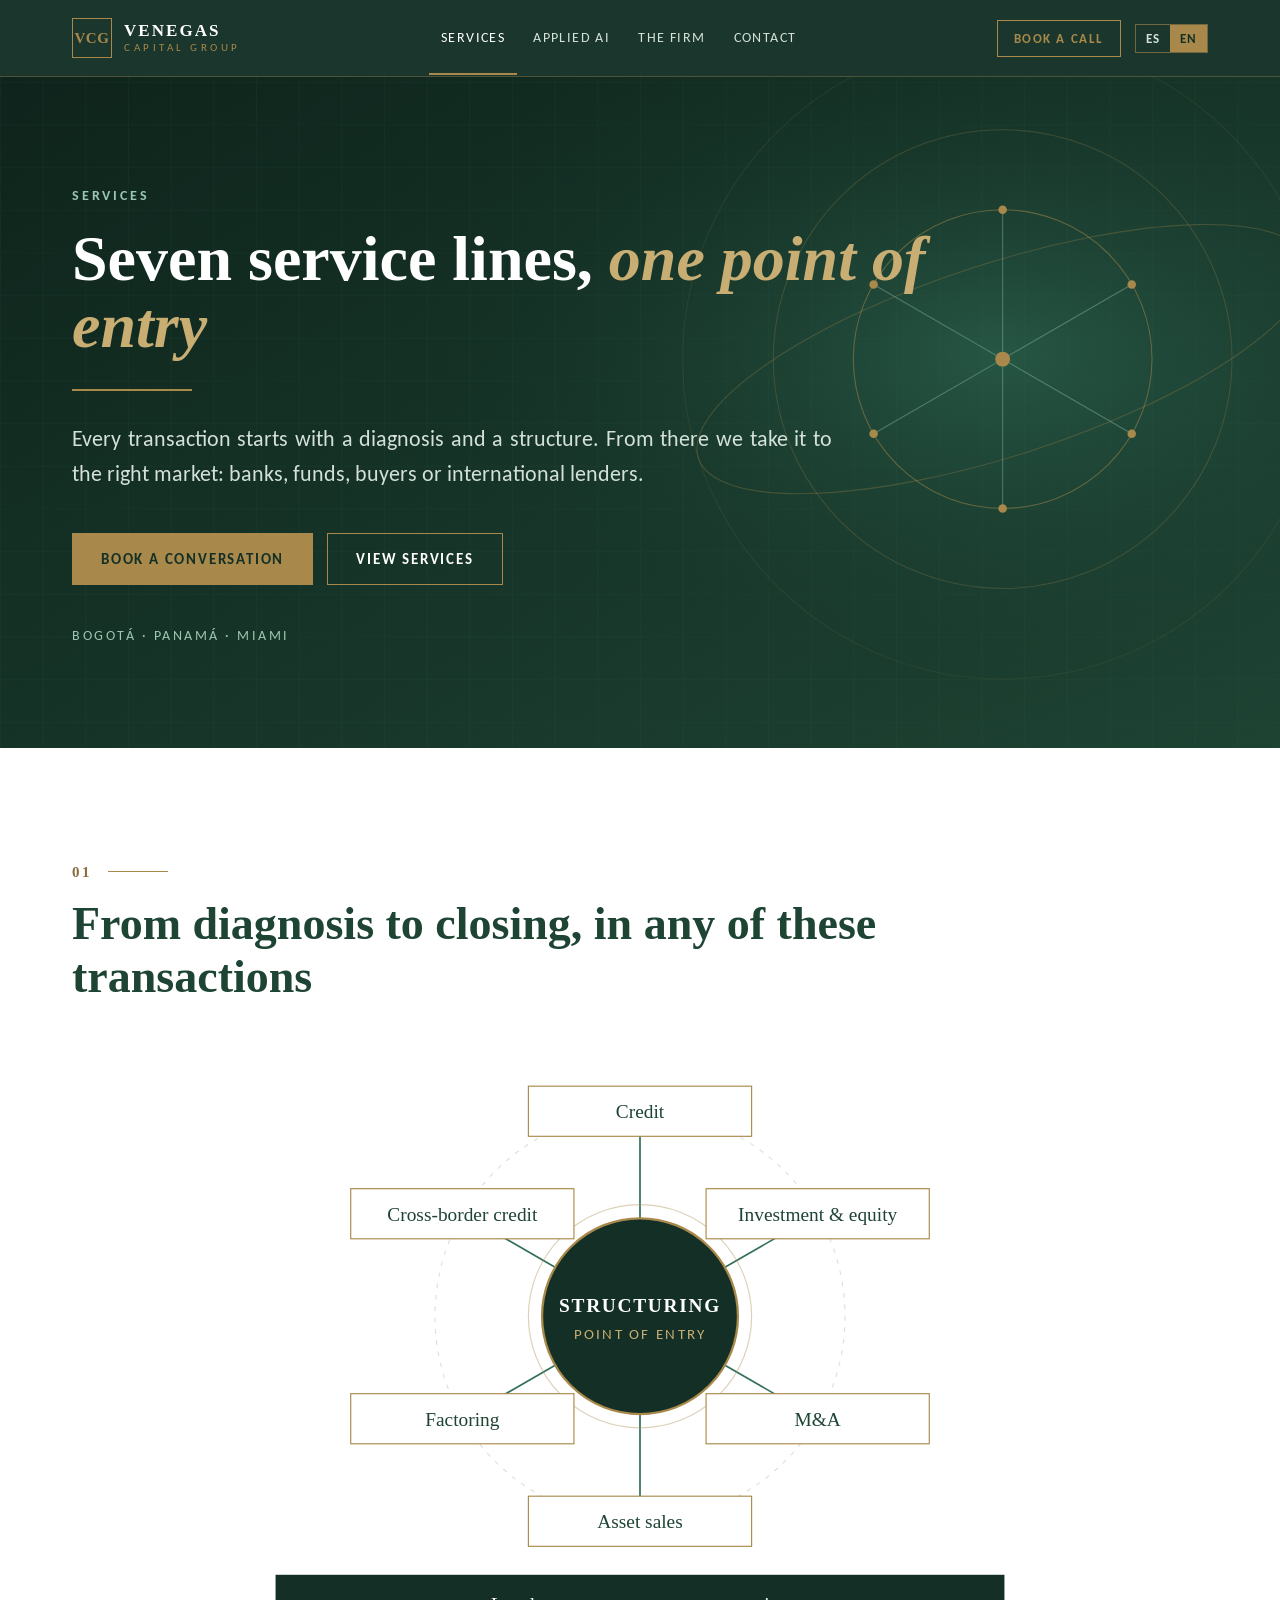
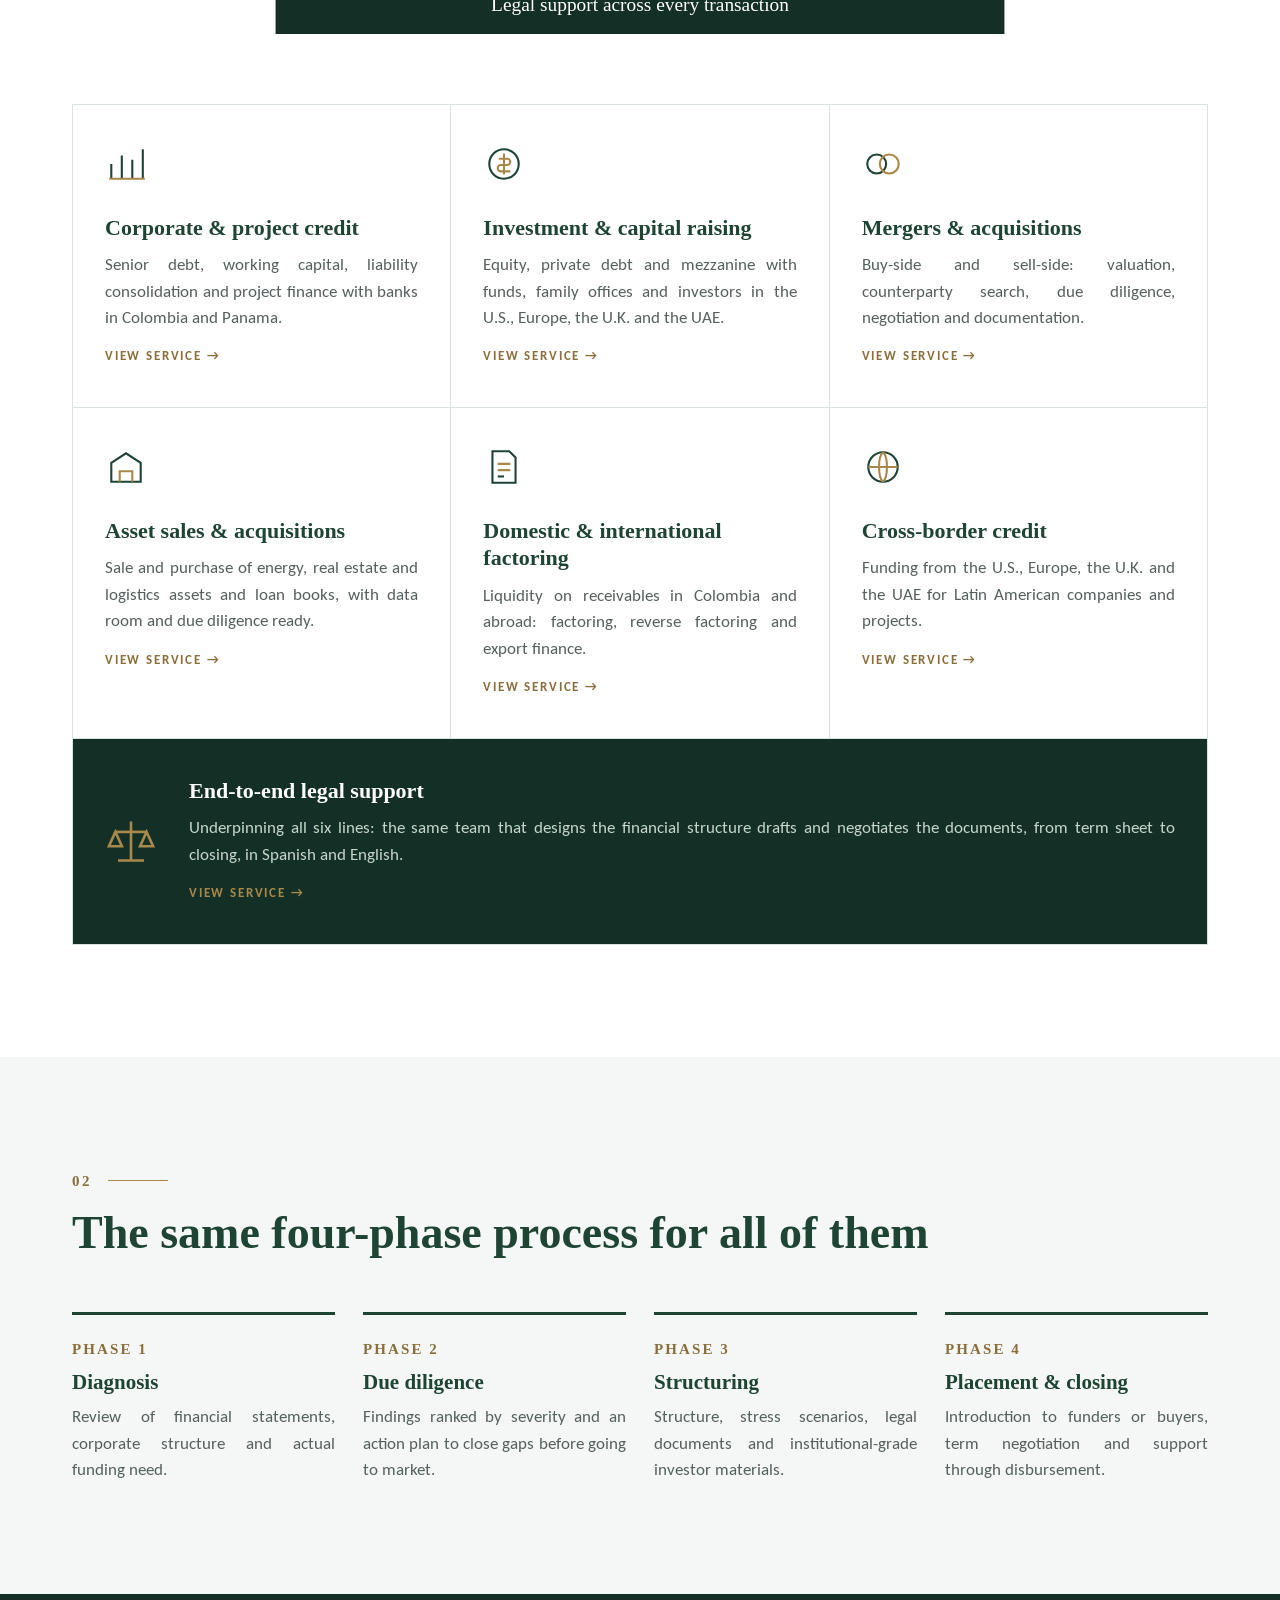
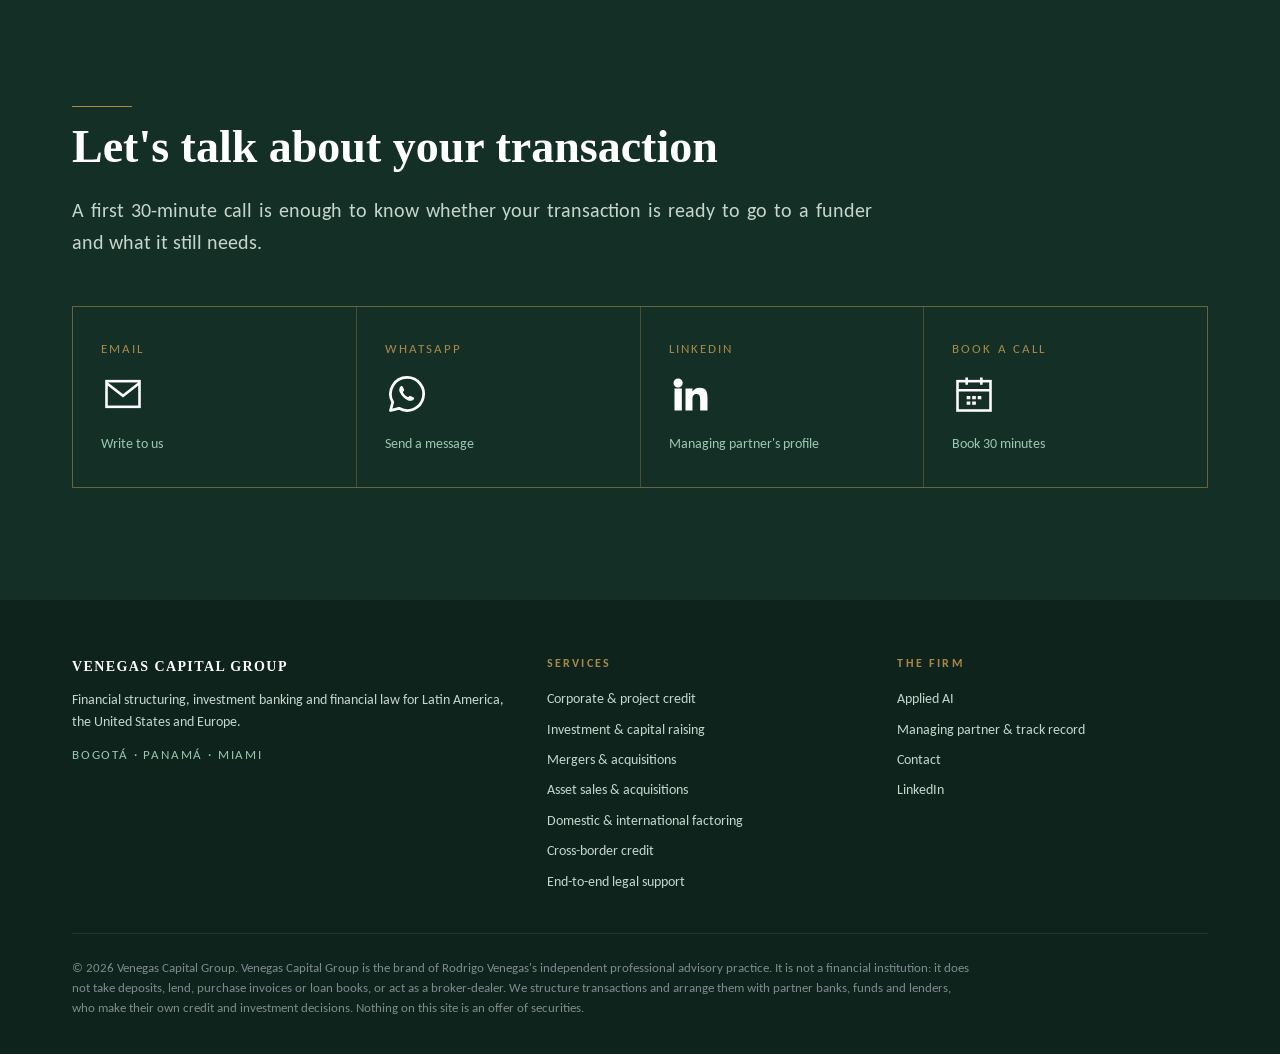
<file: servicios/index.html>
<!DOCTYPE html>
<html lang="es" data-lang="es" data-title-es="Servicios · Venegas Capital Group" data-title-en="Services · Venegas Capital Group">
<head>
<meta charset="utf-8">
<meta name="viewport" content="width=device-width, initial-scale=1">
<title>Servicios · Venegas Capital Group</title>
<meta name="description" content="Crédito, inversión, M&A, compraventa de activos, factoring local e internacional, crédito cross-border y acompañamiento legal.">
<link rel="canonical" href="https://venegascapitalgroup.com/servicios/">
<meta property="og:title" content="Servicios · Venegas Capital Group">
<meta property="og:description" content="Crédito, inversión, M&A, compraventa de activos, factoring local e internacional, crédito cross-border y acompañamiento legal.">
<meta property="og:type" content="website">
<meta property="og:url" content="https://venegascapitalgroup.com/servicios/">
<meta property="og:image" content="https://venegascapitalgroup.com/assets/og.png">
<meta property="og:locale" content="es_CO">
<meta property="og:locale:alternate" content="en_US">
<meta name="twitter:card" content="summary_large_image">
<meta name="theme-color" content="#143026">
<link rel="icon" href="data:image/svg+xml,%3Csvg xmlns='http://www.w3.org/2000/svg' viewBox='0 0 64 64'%3E%3Crect width='64' height='64' fill='%23143026'/%3E%3Ctext x='32' y='41' font-family='Georgia,serif' font-size='22' font-weight='bold' fill='%23A8894B' text-anchor='middle'%3EVCG%3C/text%3E%3C/svg%3E">
<link rel="preconnect" href="https://fonts.googleapis.com">
<link rel="preconnect" href="https://fonts.gstatic.com" crossorigin>
<link href="https://fonts.googleapis.com/css2?family=Carlito:ital,wght@0,400;0,700;1,400&display=swap" rel="stylesheet">
<link rel="stylesheet" href="/assets/styles.css">

</head>
<body>
<a class="skip" href="#main"><span class="es">Ir al contenido</span><span class="en">Skip to content</span></a>
<header class="nav">
  <div class="wrap">
    <a class="brand" href="/" aria-label="Venegas Capital Group"><span class="mono">VCG</span><span class="name">VENEGAS<small>CAPITAL GROUP</small></span></a>
    <ul class="menu">
      <li class="has-sub"><a href="/servicios/" aria-current="page"><span class="es">Servicios</span><span class="en">Services</span></a><ul class="sub"><li><a href="/servicios/credito/"><span class="es">Crédito corporativo y de proyectos</span><span class="en">Corporate & project credit</span></a></li><li><a href="/servicios/inversion/"><span class="es">Inversión y levantamiento de capital</span><span class="en">Investment & capital raising</span></a></li><li><a href="/servicios/fusiones-adquisiciones/"><span class="es">Fusiones y adquisiciones</span><span class="en">Mergers & acquisitions</span></a></li><li><a href="/servicios/compraventa-activos/"><span class="es">Compraventa de activos</span><span class="en">Asset sales & acquisitions</span></a></li><li><a href="/servicios/factoring/"><span class="es">Factoring local e internacional</span><span class="en">Domestic & international factoring</span></a></li><li><a href="/servicios/credito-cross-border/"><span class="es">Crédito cross-border</span><span class="en">Cross-border credit</span></a></li><li><a href="/servicios/acompanamiento-legal/"><span class="es">Acompañamiento legal transversal</span><span class="en">End-to-end legal support</span></a></li></ul></li>
      <li><a href="/inteligencia-artificial/"><span class="es">IA aplicada</span><span class="en">Applied AI</span></a></li>
      <li><a href="/firma/"><span class="es">La firma</span><span class="en">The firm</span></a></li>
      <li><a href="/contacto/"><span class="es">Contacto</span><span class="en">Contact</span></a></li>
    </ul>
    <div class="right">
      <a class="nav-cta" href="https://meetings.hubspot.com/rodrigo578" target="_blank" rel="noopener"><span class="es">Agendar</span><span class="en">Book a call</span></a>
      <div class="lang" role="group" aria-label="Idioma / Language"><button type="button" data-set="es" aria-pressed="true">ES</button><button type="button" data-set="en" aria-pressed="false">EN</button></div>
      <button class="burger" type="button" aria-label="Menú" aria-expanded="false"><svg viewBox="0 0 24 24" width="22" height="22" fill="none" stroke="currentColor" stroke-width="1.8"><path d="M3 6h18M3 12h18M3 18h18"/></svg></button>
    </div>
  </div>
</header>
<main id="main">
<section class="hero page">
  <svg class="bg" viewBox="0 0 1200 700" preserveAspectRatio="xMidYMid slice" aria-hidden="true">
  <defs>
    <linearGradient id="g1" x1="0" y1="0" x2="1" y2="1"><stop offset="0" stop-color="#0E231B"/><stop offset="1" stop-color="#1E4434"/></linearGradient>
    <radialGradient id="glow" cx="78%" cy="42%" r="48%"><stop offset="0" stop-color="#33705A" stop-opacity=".55"/><stop offset="1" stop-color="#143026" stop-opacity="0"/></radialGradient>
    <pattern id="grid" width="40" height="40" patternUnits="userSpaceOnUse"><path d="M40 0H0V40" fill="none" stroke="#33705A" stroke-opacity=".16" stroke-width="1"/></pattern>
  </defs>
  <rect width="1200" height="700" fill="url(#g1)"/><rect width="1200" height="700" fill="url(#grid)"/><rect width="1200" height="700" fill="url(#glow)"/>
  <g fill="none" stroke="#A8894B" stroke-opacity=".5">
    <circle cx="940" cy="300" r="140"/><circle cx="940" cy="300" r="215" stroke-opacity=".25"/><circle cx="940" cy="300" r="300" stroke-opacity=".12"/>
    <ellipse cx="940" cy="300" rx="300" ry="90" stroke-opacity=".3" transform="rotate(-18 940 300)"/>
  </g>
  <g stroke="#9CC7B2" stroke-opacity=".4"><line x1="940" y1="300" x2="940" y2="160"/><line x1="940" y1="300" x2="1061" y2="230"/><line x1="940" y1="300" x2="1061" y2="370"/><line x1="940" y1="300" x2="940" y2="440"/><line x1="940" y1="300" x2="819" y2="370"/><line x1="940" y1="300" x2="819" y2="230"/></g>
  <g fill="#A8894B"><circle cx="940" cy="300" r="7"/><circle cx="940" cy="160" r="4"/><circle cx="1061" cy="230" r="4"/><circle cx="1061" cy="370" r="4"/><circle cx="940" cy="440" r="4"/><circle cx="819" cy="370" r="4"/><circle cx="819" cy="230" r="4"/></g>
</svg>
  <div class="wrap">
    
    <div class="kicker"><span class="es">Servicios</span><span class="en">Services</span></div>
    <h1><span class="es">Siete líneas de servicio, <em>una misma puerta de entrada</em></span><span class="en">Seven service lines, <em>one point of entry</em></span></h1>
    <div class="filete"></div>
    <p class="es lead">Toda operación empieza por un diagnóstico y una estructura. Desde ahí la llevamos al mercado que corresponde: banca, fondos, compradores o fondeadores internacionales.</p><p class="en lead">Every transaction starts with a diagnosis and a structure. From there we take it to the right market: banks, funds, buyers or international lenders.</p>
    <div class="cta">
      <a class="btn primary" href="https://meetings.hubspot.com/rodrigo578" target="_blank" rel="noopener"><span class="es">Agendar una conversación</span><span class="en">Book a conversation</span></a>
      <a class="btn ghost" href="/servicios/"><span class="es">Ver servicios</span><span class="en">View services</span></a>
    </div>
    <div class="loc">Bogotá · Panamá · Miami</div>
  </div>
</section><section class="block ">
  <div class="wrap">
    <div class="band"><span class="num">01</span><span class="rule"></span></div>
    <h2><span class="es">Del diagnóstico al cierre, en cualquiera de estas transacciones</span><span class="en">From diagnosis to closing, in any of these transactions</span></h2>
    
    <div class="hub"><svg viewBox="0 0 720 520" role="img" aria-label="Estructuración al centro de siete líneas de servicio / Structuring at the center of seven service lines">
  <circle cx="360" cy="225" r="180" fill="none" stroke="#D9E2DC" stroke-dasharray="4 6"/>
  <g stroke="#33705A" stroke-width="1.5"><line x1="360" y1="225" x2="360" y2="45"/><line x1="360" y1="225" x2="516" y2="135"/><line x1="360" y1="225" x2="516" y2="315"/><line x1="360" y1="225" x2="360" y2="405"/><line x1="360" y1="225" x2="204" y2="315"/><line x1="360" y1="225" x2="204" y2="135"/></g>
  <circle cx="360" cy="225" r="86" fill="#143026" stroke="#A8894B" stroke-width="2"/>
  <circle cx="360" cy="225" r="98" fill="none" stroke="#A8894B" stroke-opacity=".4"/>
  <text class="es" x="360" y="221" text-anchor="middle" font-family="Georgia,serif" font-size="17" font-weight="bold" fill="#fff" letter-spacing="1.5">ESTRUCTURACIÓN</text>
  <text class="en" x="360" y="221" text-anchor="middle" font-family="Georgia,serif" font-size="17" font-weight="bold" fill="#fff" letter-spacing="1.5">STRUCTURING</text>
  <text class="es" x="360" y="245" text-anchor="middle" font-family="Calibri,Carlito,Arial,sans-serif" font-size="13" fill="#C9AE74" letter-spacing="2">PUERTA DE ENTRADA</text>
  <text class="en" x="360" y="245" text-anchor="middle" font-family="Calibri,Carlito,Arial,sans-serif" font-size="13" fill="#C9AE74" letter-spacing="2">POINT OF ENTRY</text>
  <a href="/servicios/credito/"><rect class="lbl" x="262" y="23" width="196" height="44" fill="#fff" stroke="#A8894B"/><text class="lt es" x="360" y="51" text-anchor="middle" font-family="Georgia,serif" font-size="17" fill="#1E4434">Crédito</text><text class="lt en" x="360" y="51" text-anchor="middle" font-family="Georgia,serif" font-size="17" fill="#1E4434">Credit</text></a><a href="/servicios/inversion/"><rect class="lbl" x="418" y="113" width="196" height="44" fill="#fff" stroke="#A8894B"/><text class="lt es" x="516" y="141" text-anchor="middle" font-family="Georgia,serif" font-size="17" fill="#1E4434">Inversión y capital</text><text class="lt en" x="516" y="141" text-anchor="middle" font-family="Georgia,serif" font-size="17" fill="#1E4434">Investment & equity</text></a><a href="/servicios/fusiones-adquisiciones/"><rect class="lbl" x="418" y="293" width="196" height="44" fill="#fff" stroke="#A8894B"/><text class="lt es" x="516" y="321" text-anchor="middle" font-family="Georgia,serif" font-size="17" fill="#1E4434">M&A</text><text class="lt en" x="516" y="321" text-anchor="middle" font-family="Georgia,serif" font-size="17" fill="#1E4434">M&A</text></a><a href="/servicios/compraventa-activos/"><rect class="lbl" x="262" y="383" width="196" height="44" fill="#fff" stroke="#A8894B"/><text class="lt es" x="360" y="411" text-anchor="middle" font-family="Georgia,serif" font-size="17" fill="#1E4434">Compraventa de activos</text><text class="lt en" x="360" y="411" text-anchor="middle" font-family="Georgia,serif" font-size="17" fill="#1E4434">Asset sales</text></a><a href="/servicios/factoring/"><rect class="lbl" x="106" y="293" width="196" height="44" fill="#fff" stroke="#A8894B"/><text class="lt es" x="204" y="321" text-anchor="middle" font-family="Georgia,serif" font-size="17" fill="#1E4434">Factoring</text><text class="lt en" x="204" y="321" text-anchor="middle" font-family="Georgia,serif" font-size="17" fill="#1E4434">Factoring</text></a><a href="/servicios/credito-cross-border/"><rect class="lbl" x="106" y="113" width="196" height="44" fill="#fff" stroke="#A8894B"/><text class="lt es" x="204" y="141" text-anchor="middle" font-family="Georgia,serif" font-size="17" fill="#1E4434">Crédito cross-border</text><text class="lt en" x="204" y="141" text-anchor="middle" font-family="Georgia,serif" font-size="17" fill="#1E4434">Cross-border credit</text></a>
  <a href="/servicios/acompanamiento-legal/"><rect class="lbl" x="40" y="452" width="640" height="52" fill="#143026"/>
  <text class="lt es" x="360" y="484" text-anchor="middle" font-family="Georgia,serif" font-size="17" fill="#fff">Acompañamiento legal en todas las transacciones</text>
  <text class="lt en" x="360" y="484" text-anchor="middle" font-family="Georgia,serif" font-size="17" fill="#fff">Legal support across every transaction</text></a>
</svg></div><div class="grid"><a class="card" href="/servicios/credito/"><svg class="ico" viewBox="0 0 40 40" fill="none" stroke="#1E4434" stroke-width="2" aria-hidden="true"><path d="M6 34V20M16 34V12M26 34V16M36 34V6"/><path d="M4 34h34" stroke="#A8894B"/></svg><h3><span class="es">Crédito corporativo y de proyectos</span><span class="en">Corporate & project credit</span></h3><p><span class="es">Deuda senior, capital de trabajo, consolidación de pasivos y financiación de proyectos con banca en Colombia y Panamá.</span><span class="en">Senior debt, working capital, liability consolidation and project finance with banks in Colombia and Panama.</span></p><span class="more"><span class="es">Ver servicio →</span><span class="en">View service →</span></span></a><a class="card" href="/servicios/inversion/"><svg class="ico" viewBox="0 0 40 40" fill="none" stroke="#1E4434" stroke-width="2" aria-hidden="true"><circle cx="20" cy="20" r="14"/><path d="M20 10v20M15 15h8a3 3 0 010 6h-6a3 3 0 000 6h9" stroke="#A8894B"/></svg><h3><span class="es">Inversión y levantamiento de capital</span><span class="en">Investment & capital raising</span></h3><p><span class="es">Equity, deuda privada y mezzanine con fondos, family offices e inversionistas en Estados Unidos, Europa, Reino Unido y Emiratos.</span><span class="en">Equity, private debt and mezzanine with funds, family offices and investors in the U.S., Europe, the U.K. and the UAE.</span></p><span class="more"><span class="es">Ver servicio →</span><span class="en">View service →</span></span></a><a class="card" href="/servicios/fusiones-adquisiciones/"><svg class="ico" viewBox="0 0 40 40" fill="none" stroke="#1E4434" stroke-width="2" aria-hidden="true"><circle cx="14" cy="20" r="9"/><circle cx="26" cy="20" r="9" stroke="#A8894B"/></svg><h3><span class="es">Fusiones y adquisiciones</span><span class="en">Mergers & acquisitions</span></h3><p><span class="es">Compra y venta de empresas: valoración, búsqueda de contraparte, due diligence, negociación y documentación.</span><span class="en">Buy-side and sell-side: valuation, counterparty search, due diligence, negotiation and documentation.</span></p><span class="more"><span class="es">Ver servicio →</span><span class="en">View service →</span></span></a><a class="card" href="/servicios/compraventa-activos/"><svg class="ico" viewBox="0 0 40 40" fill="none" stroke="#1E4434" stroke-width="2" aria-hidden="true"><path d="M6 34V16l14-9 14 9v18z"/><path d="M14 34V24h12v10" stroke="#A8894B"/></svg><h3><span class="es">Compraventa de activos</span><span class="en">Asset sales & acquisitions</span></h3><p><span class="es">Venta y compra de activos de energía, inmobiliarios, logísticos y carteras de crédito, con data room y debida diligencia listos.</span><span class="en">Sale and purchase of energy, real estate and logistics assets and loan books, with data room and due diligence ready.</span></p><span class="more"><span class="es">Ver servicio →</span><span class="en">View service →</span></span></a><a class="card" href="/servicios/factoring/"><svg class="ico" viewBox="0 0 40 40" fill="none" stroke="#1E4434" stroke-width="2" aria-hidden="true"><path d="M9 5h16l6 6v24H9z"/><path d="M14 17h12M14 23h12" stroke="#A8894B"/><path d="M14 29h6"/></svg><h3><span class="es">Factoring local e internacional</span><span class="en">Domestic & international factoring</span></h3><p><span class="es">Liquidez sobre cuentas por cobrar en Colombia y en el exterior: factoring, confirming y financiación de exportaciones.</span><span class="en">Liquidity on receivables in Colombia and abroad: factoring, reverse factoring and export finance.</span></p><span class="more"><span class="es">Ver servicio →</span><span class="en">View service →</span></span></a><a class="card" href="/servicios/credito-cross-border/"><svg class="ico" viewBox="0 0 40 40" fill="none" stroke="#1E4434" stroke-width="2" aria-hidden="true"><circle cx="20" cy="20" r="14"/><path d="M6 20h28M20 6c5 4 5 24 0 28M20 6c-5 4-5 24 0 28" stroke="#A8894B"/></svg><h3><span class="es">Crédito cross-border</span><span class="en">Cross-border credit</span></h3><p><span class="es">Fondeo desde Estados Unidos, Europa, Reino Unido y Emiratos para empresas y proyectos latinoamericanos.</span><span class="en">Funding from the U.S., Europe, the U.K. and the UAE for Latin American companies and projects.</span></p><span class="more"><span class="es">Ver servicio →</span><span class="en">View service →</span></span></a><a class="card legal" href="/servicios/acompanamiento-legal/"><svg class="ico" viewBox="0 0 40 40" fill="none" stroke="#A8894B" stroke-width="2" aria-hidden="true"><path d="M20 5v30M10 35h20"/><path d="M8 13h24" stroke="#A8894B"/><path d="M8 13l-5 11h10zM32 13l-5 11h10z"/></svg><div><h3><span class="es">Acompañamiento legal transversal</span><span class="en">End-to-end legal support</span></h3><p><span class="es">Por debajo de las seis líneas: el mismo equipo que diseña la estructura financiera redacta y negocia los documentos, desde el term sheet hasta el cierre, en español e inglés.</span><span class="en">Underpinning all six lines: the same team that designs the financial structure drafts and negotiates the documents, from term sheet to closing, in Spanish and English.</span></p><span class="more" style="color:var(--oro)"><span class="es">Ver servicio →</span><span class="en">View service →</span></span></div></a></div>
  </div>
</section><section class="block alt">
  <div class="wrap">
    <div class="band"><span class="num">02</span><span class="rule"></span></div>
    <h2><span class="es">El mismo proceso en cuatro fases para todas</span><span class="en">The same four-phase process for all of them</span></h2>
    
    <div class="steps"><div class="step"><div class="n"><span class="es">FASE 1</span><span class="en">PHASE 1</span></div><h3><span class="es">Diagnóstico</span><span class="en">Diagnosis</span></h3><p><span class="es">Lectura de estados financieros, estructura societaria y necesidad real de financiación.</span><span class="en">Review of financial statements, corporate structure and actual funding need.</span></p></div><div class="step"><div class="n"><span class="es">FASE 2</span><span class="en">PHASE 2</span></div><h3>Due diligence</h3><p><span class="es">Hallazgos priorizados por severidad y plan de acción para cerrar brechas antes de ir al mercado.</span><span class="en">Findings ranked by severity and an action plan to close gaps before going to market.</span></p></div><div class="step"><div class="n"><span class="es">FASE 3</span><span class="en">PHASE 3</span></div><h3><span class="es">Estructuración</span><span class="en">Structuring</span></h3><p><span class="es">Estructura, escenarios de estrés, documentos legales y material para inversionistas de estándar institucional.</span><span class="en">Structure, stress scenarios, legal documents and institutional-grade investor materials.</span></p></div><div class="step"><div class="n"><span class="es">FASE 4</span><span class="en">PHASE 4</span></div><h3><span class="es">Colocación y cierre</span><span class="en">Placement & closing</span></h3><p><span class="es">Presentación a fondeadores o compradores, negociación de términos y acompañamiento hasta el desembolso.</span><span class="en">Introduction to funders or buyers, term negotiation and support through disbursement.</span></p></div></div>
  </div>
</section><section class="block contact">
  <div class="wrap">
    <div class="band"><span class="rule"></span></div>
    <h2><span class="es">Conversemos sobre su operación</span><span class="en">Let's talk about your transaction</span></h2>
    <p class="es intro">Una primera llamada de 30 minutos basta para saber si su operación está lista para presentarse a un fondeador y qué le falta.</p><p class="en intro">A first 30-minute call is enough to know whether your transaction is ready to go to a funder and what it still needs.</p>
    <div class="contact-grid">
      <a class="js-mail" href="/contacto/" data-u="rodrigovenegasmortigo" data-d="gmail.com" aria-label="Email"><small>Email</small><span class="ci"><svg viewBox="0 0 24 24" width="44" height="44" fill="none" stroke="currentColor" stroke-width="1.4" aria-hidden="true"><rect x="3" y="5" width="18" height="14"/><path d="M3 6l9 7 9-7"/></svg></span><em><span class="es">Escríbanos</span><span class="en">Write to us</span></em></a>
      <a class="js-wa" href="/contacto/" data-n="573155446661" target="_blank" rel="noopener" aria-label="WhatsApp"><small>WhatsApp</small><span class="ci"><svg viewBox="0 0 24 24" width="44" height="44" fill="none" stroke="currentColor" stroke-width="1.5" stroke-linejoin="round" aria-hidden="true"><path d="M12 3a9 9 0 00-7.8 13.5L3 21l4.6-1.2A9 9 0 1012 3z"/><path d="M8.6 7.8c.3-.3.8-.3 1 .1l.8 1.7c.1.3 0 .6-.2.8l-.5.5c.6 1.3 1.6 2.3 2.9 2.9l.5-.5c.2-.2.5-.3.8-.2l1.7.8c.4.2.4.7.1 1-.9.9-2.2 1.1-3.3.5a9.4 9.4 0 01-4.3-4.3c-.6-1.1-.4-2.4.5-3.3z" fill="currentColor" stroke="none"/></svg></span><em><span class="es">Enviar mensaje</span><span class="en">Send a message</span></em></a>
      <a href="https://www.linkedin.com/in/rodvenegas/" target="_blank" rel="noopener" aria-label="LinkedIn"><small>LinkedIn</small><span class="ci"><svg viewBox="0 0 24 24" width="44" height="44" fill="currentColor" aria-hidden="true"><path d="M4.98 3.5a2.5 2.5 0 11-.02 5 2.5 2.5 0 01.02-5zM3 9h4v12H3zM9 9h3.8v1.7h.05c.53-1 1.83-2.05 3.77-2.05C20.6 8.65 21 11.2 21 14.5V21h-4v-5.8c0-1.4-.03-3.2-1.95-3.2-1.95 0-2.25 1.5-2.25 3.1V21H9z"/></svg></span><em><span class="es">Perfil del socio director</span><span class="en">Managing partner's profile</span></em></a>
      <a href="https://meetings.hubspot.com/rodrigo578" target="_blank" rel="noopener"><small><span class="es">Agendar llamada</span><span class="en">Book a call</span></small><span class="ci"><svg viewBox="0 0 24 24" width="44" height="44" fill="none" stroke="currentColor" stroke-width="1.4" aria-hidden="true"><rect x="3" y="5" width="18" height="16"/><path d="M3 10h18M8 3v4M16 3v4"/><path d="M8 14h2M11 14h2M14 14h2M8 17h2M11 17h2" stroke-width="1.8"/></svg></span><em><span class="es">Reservar 30 minutos</span><span class="en">Book 30 minutes</span></em></a>
    </div>
  </div>
</section>
</main>
<footer class="foot">
  <div class="wrap">
    <div class="foot-grid">
      <div>
        <b>VENEGAS CAPITAL GROUP</b>
        <p style="margin-top:10px;color:#C6D6CD"><span class="es">Estructuración financiera, banca de inversión y derecho financiero para Latinoamérica, Estados Unidos y Europa.</span><span class="en">Financial structuring, investment banking and financial law for Latin America, the United States and Europe.</span></p>
        <p style="margin-top:12px;letter-spacing:.14em;text-transform:uppercase;font-size:13px;color:var(--menta)">Bogotá · Panamá · Miami</p>
      </div>
      <div><h4><span class="es">Servicios</span><span class="en">Services</span></h4><ul><li><a href="/servicios/credito/"><span class="es">Crédito corporativo y de proyectos</span><span class="en">Corporate & project credit</span></a></li><li><a href="/servicios/inversion/"><span class="es">Inversión y levantamiento de capital</span><span class="en">Investment & capital raising</span></a></li><li><a href="/servicios/fusiones-adquisiciones/"><span class="es">Fusiones y adquisiciones</span><span class="en">Mergers & acquisitions</span></a></li><li><a href="/servicios/compraventa-activos/"><span class="es">Compraventa de activos</span><span class="en">Asset sales & acquisitions</span></a></li><li><a href="/servicios/factoring/"><span class="es">Factoring local e internacional</span><span class="en">Domestic & international factoring</span></a></li><li><a href="/servicios/credito-cross-border/"><span class="es">Crédito cross-border</span><span class="en">Cross-border credit</span></a></li><li><a href="/servicios/acompanamiento-legal/"><span class="es">Acompañamiento legal transversal</span><span class="en">End-to-end legal support</span></a></li></ul></div>
      <div><h4><span class="es">La firma</span><span class="en">The firm</span></h4><ul>
        <li><a href="/inteligencia-artificial/"><span class="es">IA aplicada</span><span class="en">Applied AI</span></a></li>
        <li><a href="/firma/"><span class="es">Socio director y trayectoria</span><span class="en">Managing partner & track record</span></a></li>
        <li><a href="/contacto/"><span class="es">Contacto</span><span class="en">Contact</span></a></li>
        <li><a href="https://www.linkedin.com/in/rodvenegas/" target="_blank" rel="noopener">LinkedIn</a></li>
      </ul></div>
    </div>
    <p class="disc">© <span class="yr">2026</span> Venegas Capital Group. <span class="es">Venegas Capital Group es la marca de la práctica de asesoría profesional independiente de Rodrigo Venegas. No es una entidad financiera: no capta recursos del público, no otorga crédito, no compra facturas ni cartera y no realiza intermediación de valores. Estructuramos las operaciones y las gestionamos ante bancos, fondos y fondeadores aliados, que toman sus propias decisiones de crédito e inversión. Nada en este sitio constituye una oferta de valores.</span><span class="en">Venegas Capital Group is the brand of Rodrigo Venegas's independent professional advisory practice. It is not a financial institution: it does not take deposits, lend, purchase invoices or loan books, or act as a broker-dealer. We structure transactions and arrange them with partner banks, funds and lenders, who make their own credit and investment decisions. Nothing on this site is an offer of securities.</span></p>
  </div>
</footer>
<script src="/assets/site.js"></script>
</body>
</html>
</file>
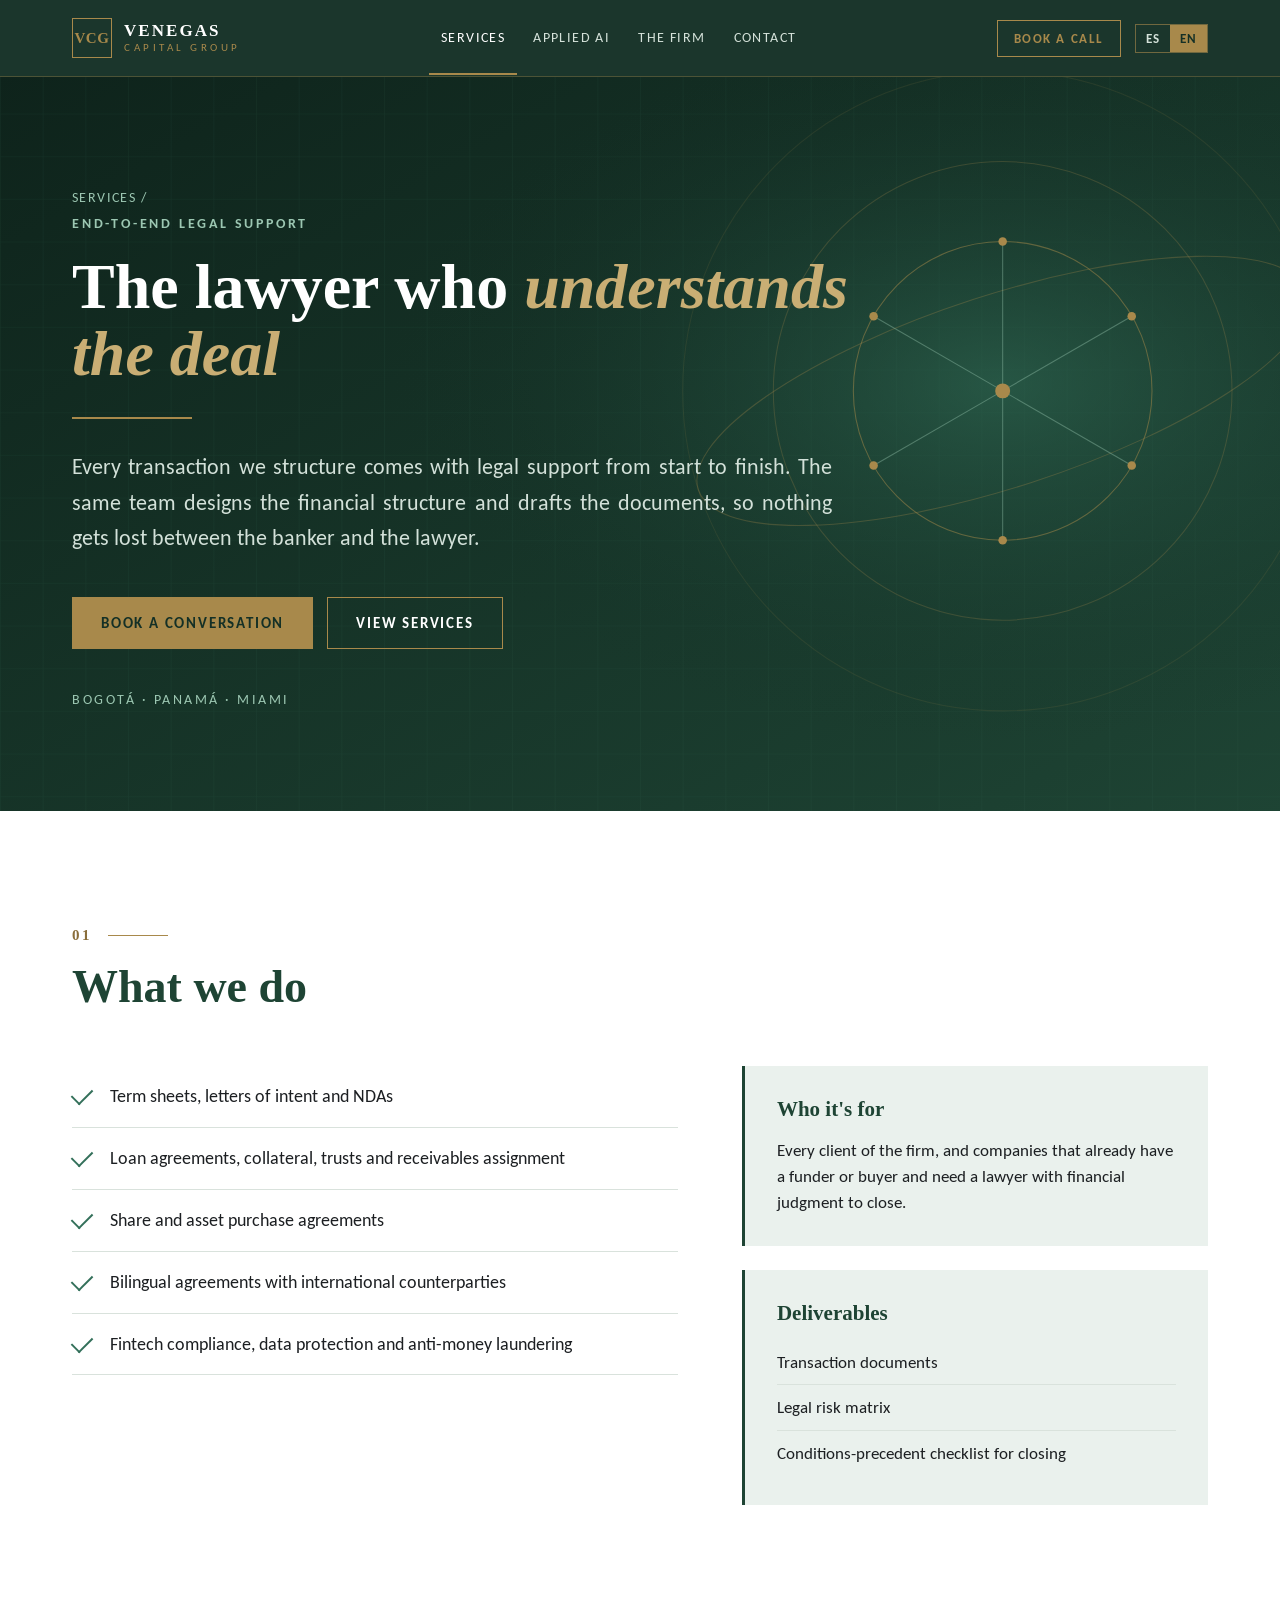
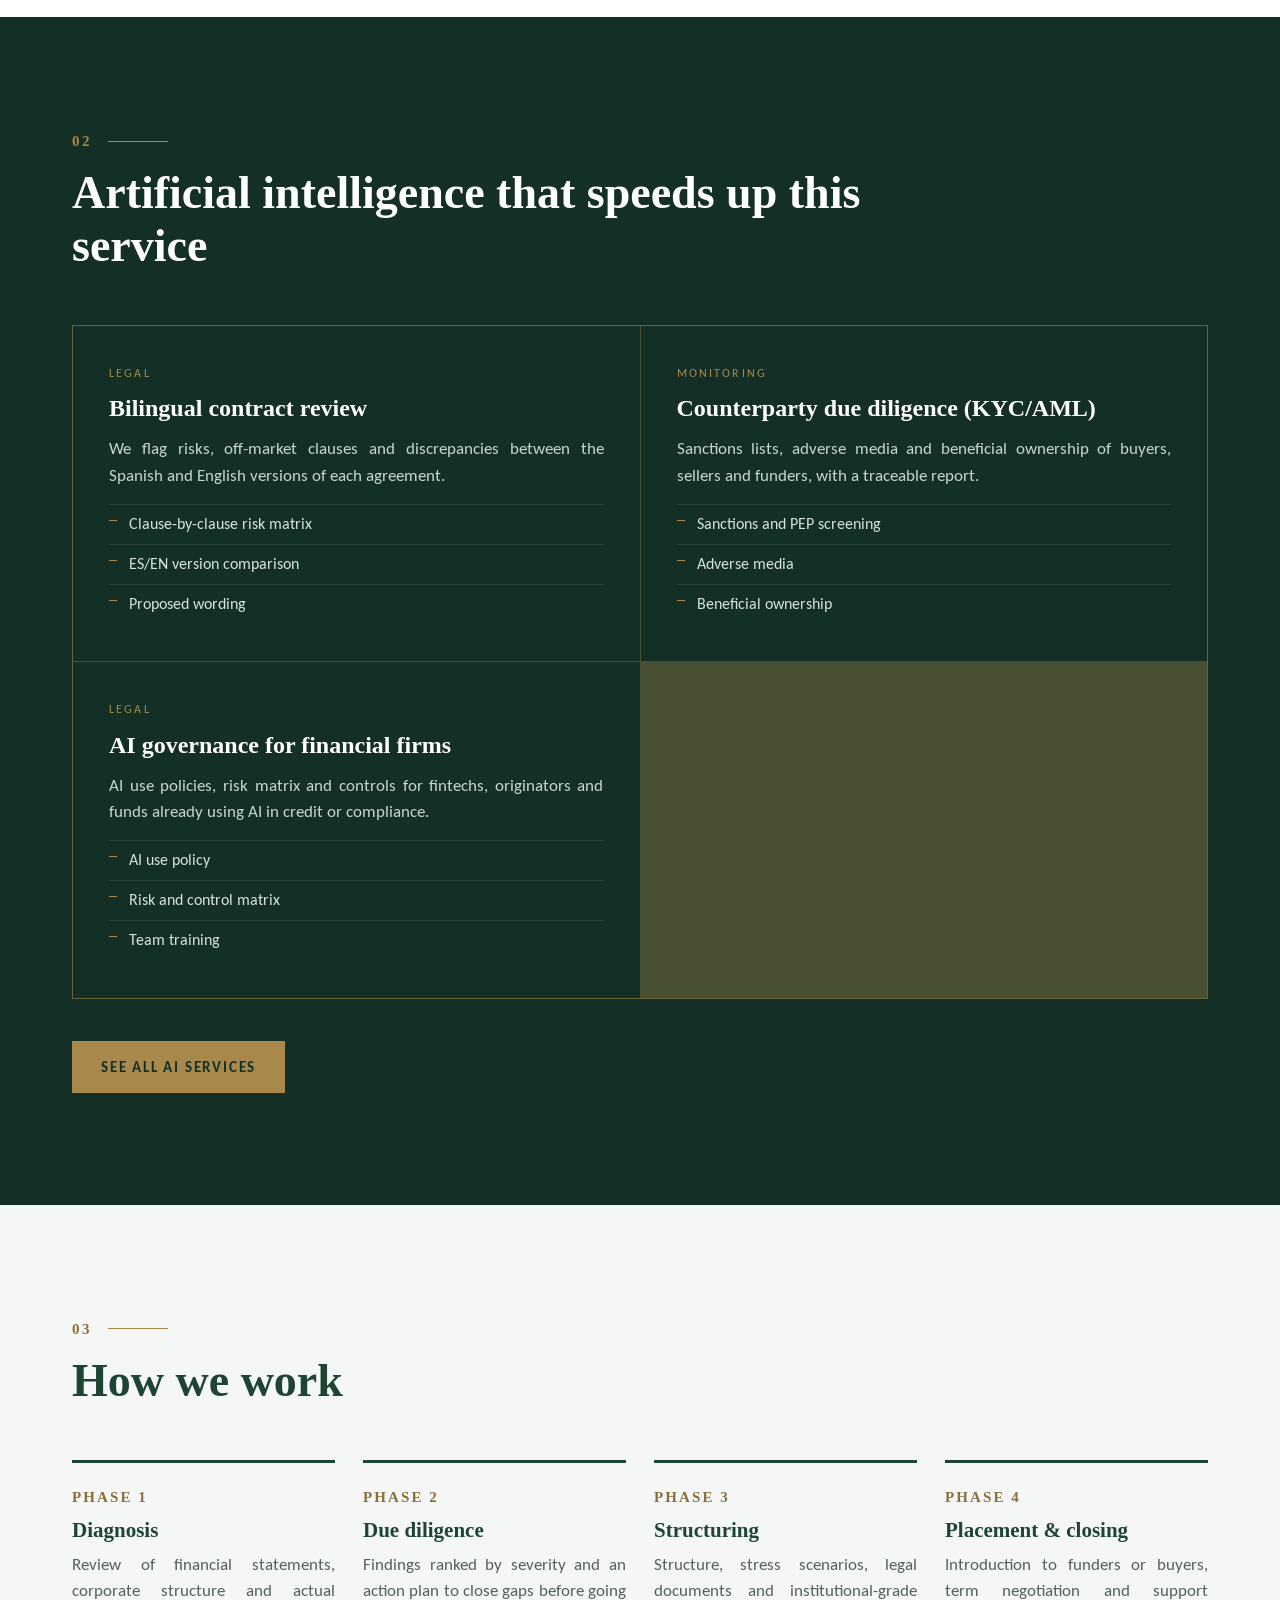
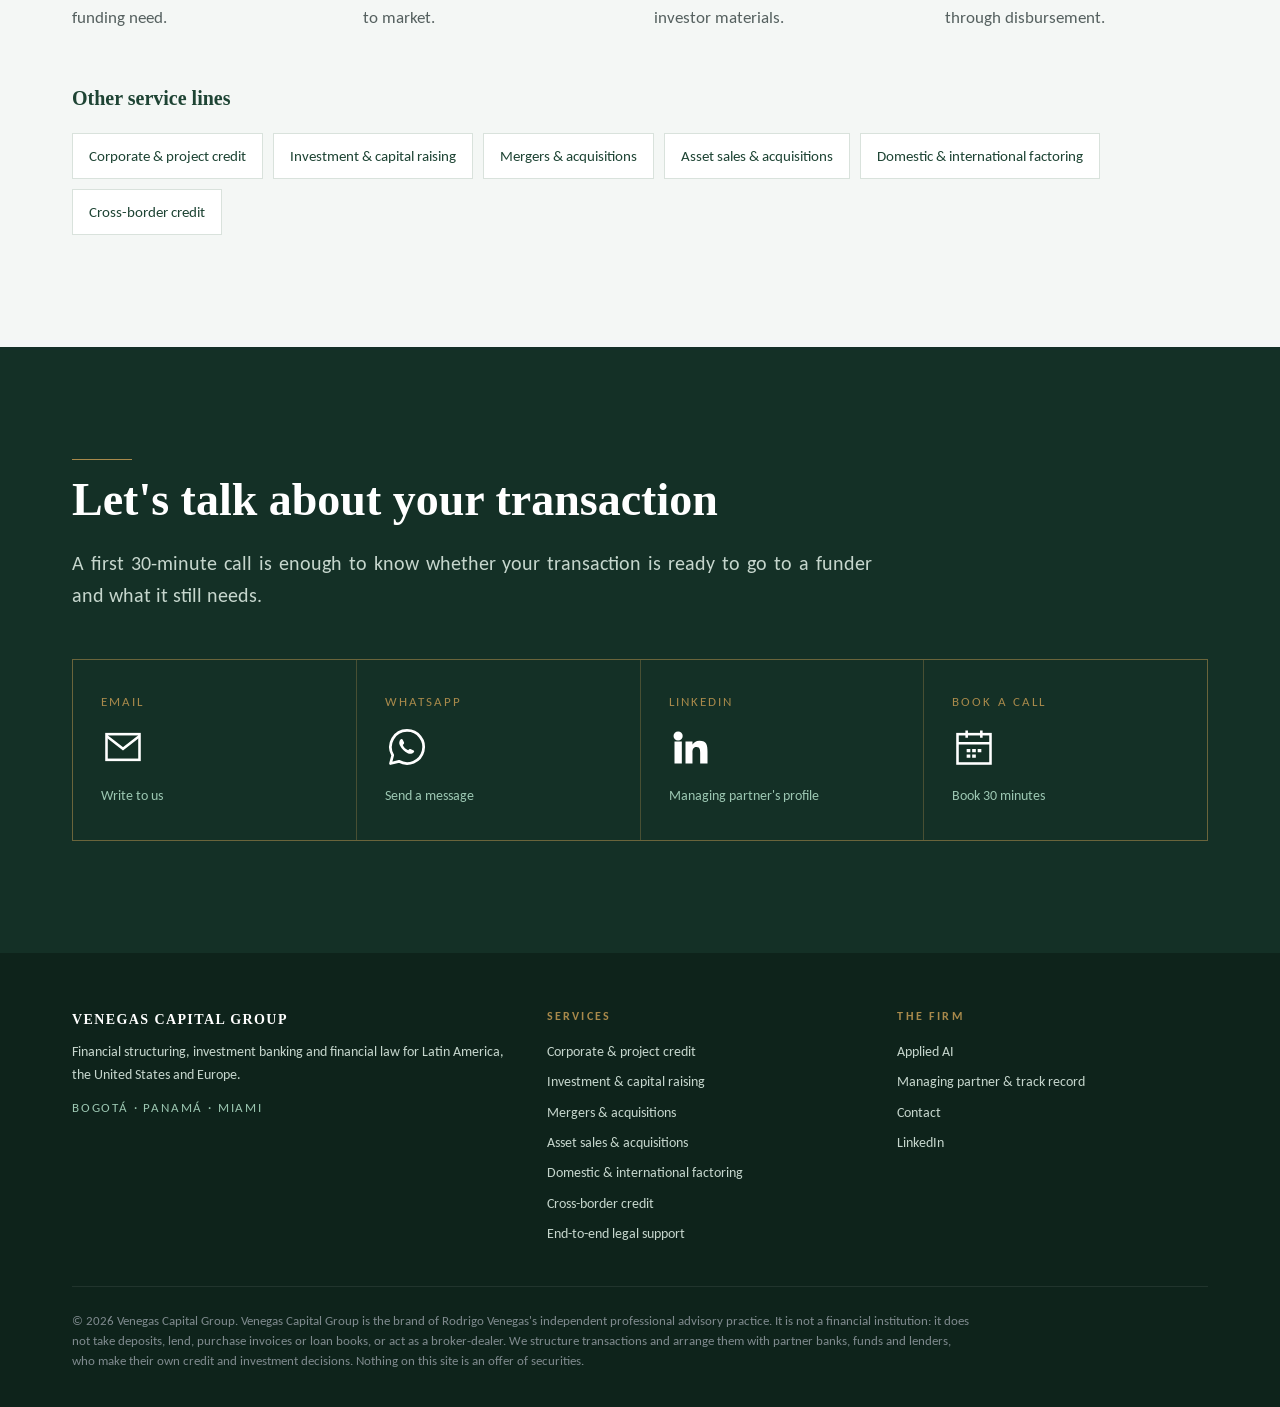
<file: servicios/acompanamiento-legal/index.html>
<!DOCTYPE html>
<html lang="es" data-lang="es" data-title-es="Acompañamiento legal transversal · Venegas Capital Group" data-title-en="End-to-end legal support · Venegas Capital Group">
<head>
<meta charset="utf-8">
<meta name="viewport" content="width=device-width, initial-scale=1">
<title>Acompañamiento legal transversal · Venegas Capital Group</title>
<meta name="description" content="Asesoría y acompañamiento legal en todas las transacciones, desde el term sheet hasta el cierre, en español e inglés.">
<link rel="canonical" href="https://venegascapitalgroup.com/servicios/acompanamiento-legal/">
<meta property="og:title" content="Acompañamiento legal transversal · Venegas Capital Group">
<meta property="og:description" content="Asesoría y acompañamiento legal en todas las transacciones, desde el term sheet hasta el cierre, en español e inglés.">
<meta property="og:type" content="website">
<meta property="og:url" content="https://venegascapitalgroup.com/servicios/acompanamiento-legal/">
<meta property="og:image" content="https://venegascapitalgroup.com/assets/og.png">
<meta property="og:locale" content="es_CO">
<meta property="og:locale:alternate" content="en_US">
<meta name="twitter:card" content="summary_large_image">
<meta name="theme-color" content="#143026">
<link rel="icon" href="data:image/svg+xml,%3Csvg xmlns='http://www.w3.org/2000/svg' viewBox='0 0 64 64'%3E%3Crect width='64' height='64' fill='%23143026'/%3E%3Ctext x='32' y='41' font-family='Georgia,serif' font-size='22' font-weight='bold' fill='%23A8894B' text-anchor='middle'%3EVCG%3C/text%3E%3C/svg%3E">
<link rel="preconnect" href="https://fonts.googleapis.com">
<link rel="preconnect" href="https://fonts.gstatic.com" crossorigin>
<link href="https://fonts.googleapis.com/css2?family=Carlito:ital,wght@0,400;0,700;1,400&display=swap" rel="stylesheet">
<link rel="stylesheet" href="/assets/styles.css">

</head>
<body>
<a class="skip" href="#main"><span class="es">Ir al contenido</span><span class="en">Skip to content</span></a>
<header class="nav">
  <div class="wrap">
    <a class="brand" href="/" aria-label="Venegas Capital Group"><span class="mono">VCG</span><span class="name">VENEGAS<small>CAPITAL GROUP</small></span></a>
    <ul class="menu">
      <li class="has-sub"><a href="/servicios/" aria-current="page"><span class="es">Servicios</span><span class="en">Services</span></a><ul class="sub"><li><a href="/servicios/credito/"><span class="es">Crédito corporativo y de proyectos</span><span class="en">Corporate & project credit</span></a></li><li><a href="/servicios/inversion/"><span class="es">Inversión y levantamiento de capital</span><span class="en">Investment & capital raising</span></a></li><li><a href="/servicios/fusiones-adquisiciones/"><span class="es">Fusiones y adquisiciones</span><span class="en">Mergers & acquisitions</span></a></li><li><a href="/servicios/compraventa-activos/"><span class="es">Compraventa de activos</span><span class="en">Asset sales & acquisitions</span></a></li><li><a href="/servicios/factoring/"><span class="es">Factoring local e internacional</span><span class="en">Domestic & international factoring</span></a></li><li><a href="/servicios/credito-cross-border/"><span class="es">Crédito cross-border</span><span class="en">Cross-border credit</span></a></li><li><a href="/servicios/acompanamiento-legal/"><span class="es">Acompañamiento legal transversal</span><span class="en">End-to-end legal support</span></a></li></ul></li>
      <li><a href="/inteligencia-artificial/"><span class="es">IA aplicada</span><span class="en">Applied AI</span></a></li>
      <li><a href="/firma/"><span class="es">La firma</span><span class="en">The firm</span></a></li>
      <li><a href="/contacto/"><span class="es">Contacto</span><span class="en">Contact</span></a></li>
    </ul>
    <div class="right">
      <a class="nav-cta" href="https://meetings.hubspot.com/rodrigo578" target="_blank" rel="noopener"><span class="es">Agendar</span><span class="en">Book a call</span></a>
      <div class="lang" role="group" aria-label="Idioma / Language"><button type="button" data-set="es" aria-pressed="true">ES</button><button type="button" data-set="en" aria-pressed="false">EN</button></div>
      <button class="burger" type="button" aria-label="Menú" aria-expanded="false"><svg viewBox="0 0 24 24" width="22" height="22" fill="none" stroke="currentColor" stroke-width="1.8"><path d="M3 6h18M3 12h18M3 18h18"/></svg></button>
    </div>
  </div>
</header>
<main id="main">
<section class="hero page">
  <svg class="bg" viewBox="0 0 1200 700" preserveAspectRatio="xMidYMid slice" aria-hidden="true">
  <defs>
    <linearGradient id="g1" x1="0" y1="0" x2="1" y2="1"><stop offset="0" stop-color="#0E231B"/><stop offset="1" stop-color="#1E4434"/></linearGradient>
    <radialGradient id="glow" cx="78%" cy="42%" r="48%"><stop offset="0" stop-color="#33705A" stop-opacity=".55"/><stop offset="1" stop-color="#143026" stop-opacity="0"/></radialGradient>
    <pattern id="grid" width="40" height="40" patternUnits="userSpaceOnUse"><path d="M40 0H0V40" fill="none" stroke="#33705A" stroke-opacity=".16" stroke-width="1"/></pattern>
  </defs>
  <rect width="1200" height="700" fill="url(#g1)"/><rect width="1200" height="700" fill="url(#grid)"/><rect width="1200" height="700" fill="url(#glow)"/>
  <g fill="none" stroke="#A8894B" stroke-opacity=".5">
    <circle cx="940" cy="300" r="140"/><circle cx="940" cy="300" r="215" stroke-opacity=".25"/><circle cx="940" cy="300" r="300" stroke-opacity=".12"/>
    <ellipse cx="940" cy="300" rx="300" ry="90" stroke-opacity=".3" transform="rotate(-18 940 300)"/>
  </g>
  <g stroke="#9CC7B2" stroke-opacity=".4"><line x1="940" y1="300" x2="940" y2="160"/><line x1="940" y1="300" x2="1061" y2="230"/><line x1="940" y1="300" x2="1061" y2="370"/><line x1="940" y1="300" x2="940" y2="440"/><line x1="940" y1="300" x2="819" y2="370"/><line x1="940" y1="300" x2="819" y2="230"/></g>
  <g fill="#A8894B"><circle cx="940" cy="300" r="7"/><circle cx="940" cy="160" r="4"/><circle cx="1061" cy="230" r="4"/><circle cx="1061" cy="370" r="4"/><circle cx="940" cy="440" r="4"/><circle cx="819" cy="370" r="4"/><circle cx="819" cy="230" r="4"/></g>
</svg>
  <div class="wrap">
    <div class="crumbs"><a href="/servicios/"><span class="es">Servicios</span><span class="en">Services</span></a> /</div>
    <div class="kicker"><span class="es">Acompañamiento legal transversal</span><span class="en">End-to-end legal support</span></div>
    <h1><span class="es">El abogado que <em>entiende la operación</em></span><span class="en">The lawyer who <em>understands the deal</em></span></h1>
    <div class="filete"></div>
    <p class="es lead">Cada transacción que estructuramos lleva acompañamiento legal de principio a fin. Un mismo equipo diseña la estructura financiera y redacta los documentos, así nada se pierde entre el banquero y el abogado.</p><p class="en lead">Every transaction we structure comes with legal support from start to finish. The same team designs the financial structure and drafts the documents, so nothing gets lost between the banker and the lawyer.</p>
    <div class="cta">
      <a class="btn primary" href="https://meetings.hubspot.com/rodrigo578" target="_blank" rel="noopener"><span class="es">Agendar una conversación</span><span class="en">Book a conversation</span></a>
      <a class="btn ghost" href="/servicios/"><span class="es">Ver servicios</span><span class="en">View services</span></a>
    </div>
    <div class="loc">Bogotá · Panamá · Miami</div>
  </div>
</section><section class="block ">
  <div class="wrap">
    <div class="band"><span class="num">01</span><span class="rule"></span></div>
    <h2><span class="es">Qué hacemos</span><span class="en">What we do</span></h2>
    
    <div class="two">
      <div>
        <ul class="checks"><li><span class="es">Term sheets, cartas de intención y acuerdos de confidencialidad</span><span class="en">Term sheets, letters of intent and NDAs</span></li><li><span class="es">Contratos de crédito, garantías, fiducias y cesión de cartera</span><span class="en">Loan agreements, collateral, trusts and receivables assignment</span></li><li><span class="es">Contratos de compraventa de acciones y de activos</span><span class="en">Share and asset purchase agreements</span></li><li><span class="es">Contratos bilingües cuando la contraparte es internacional</span><span class="en">Bilingual agreements with international counterparties</span></li><li><span class="es">Cumplimiento fintech, protección de datos y prevención de lavado de activos</span><span class="en">Fintech compliance, data protection and anti-money laundering</span></li></ul>
        
      </div>
      <div>
        <div class="panel"><h3><span class="es">Para quién</span><span class="en">Who it's for</span></h3><p style="font-size:16.5px"><span class="es">Todos los clientes de la firma, y empresas que ya tienen fondeador o comprador y necesitan un abogado con criterio financiero para cerrar.</span><span class="en">Every client of the firm, and companies that already have a funder or buyer and need a lawyer with financial judgment to close.</span></p></div>
        <div class="panel"><h3><span class="es">Entregables</span><span class="en">Deliverables</span></h3><ul><li><span class="es">Documentos de la transacción</span><span class="en">Transaction documents</span></li><li><span class="es">Matriz de riesgos legales</span><span class="en">Legal risk matrix</span></li><li><span class="es">Lista de condiciones precedentes para el cierre</span><span class="en">Conditions-precedent checklist for closing</span></li></ul></div>
        
      </div>
    </div>
  </div>
</section><section class="block dark">
  <div class="wrap">
    <div class="band"><span class="num">02</span><span class="rule"></span></div>
    <h2><span class="es">Inteligencia artificial que acelera este servicio</span><span class="en">Artificial intelligence that speeds up this service</span></h2>
    
    <div class="ai-grid"><div class="ai"><div class="tag">Legal</div><h3><span class="es">Revisión contractual bilingüe</span><span class="en">Bilingual contract review</span></h3><p><span class="es">Marcamos riesgos, cláusulas fuera de mercado y diferencias entre las versiones en español e inglés de cada contrato.</span><span class="en">We flag risks, off-market clauses and discrepancies between the Spanish and English versions of each agreement.</span></p><ul><li><span class="es">Matriz de riesgos por cláusula</span><span class="en">Clause-by-clause risk matrix</span></li><li><span class="es">Comparación de versiones ES/EN</span><span class="en">ES/EN version comparison</span></li><li><span class="es">Propuesta de redacción</span><span class="en">Proposed wording</span></li></ul></div><div class="ai"><div class="tag"><span class="es">Seguimiento</span><span class="en">Monitoring</span></div><h3><span class="es">Due diligence de contrapartes (KYC/AML)</span><span class="en">Counterparty due diligence (KYC/AML)</span></h3><p><span class="es">Listas restrictivas, medios adversos y beneficiario final de compradores, vendedores y fondeadores, con un informe trazable.</span><span class="en">Sanctions lists, adverse media and beneficial ownership of buyers, sellers and funders, with a traceable report.</span></p><ul><li><span class="es">Listas restrictivas y PEP</span><span class="en">Sanctions and PEP screening</span></li><li><span class="es">Medios adversos</span><span class="en">Adverse media</span></li><li><span class="es">Beneficiario final</span><span class="en">Beneficial ownership</span></li></ul></div><div class="ai"><div class="tag">Legal</div><h3><span class="es">Gobierno de IA para entidades financieras</span><span class="en">AI governance for financial firms</span></h3><p><span class="es">Políticas de uso de IA, matriz de riesgos y controles para fintech, originadoras y fondos que ya usan IA en crédito o cumplimiento.</span><span class="en">AI use policies, risk matrix and controls for fintechs, originators and funds already using AI in credit or compliance.</span></p><ul><li><span class="es">Política de uso de IA</span><span class="en">AI use policy</span></li><li><span class="es">Matriz de riesgos y controles</span><span class="en">Risk and control matrix</span></li><li><span class="es">Capacitación del equipo</span><span class="en">Team training</span></li></ul></div></div><div class="cta"><a class="btn primary" href="/inteligencia-artificial/"><span class="es">Ver todos los servicios con IA</span><span class="en">See all AI services</span></a></div>
  </div>
</section><section class="block alt">
  <div class="wrap">
    <div class="band"><span class="num">03</span><span class="rule"></span></div>
    <h2><span class="es">Cómo trabajamos</span><span class="en">How we work</span></h2>
    
    <div class="steps"><div class="step"><div class="n"><span class="es">FASE 1</span><span class="en">PHASE 1</span></div><h3><span class="es">Diagnóstico</span><span class="en">Diagnosis</span></h3><p><span class="es">Lectura de estados financieros, estructura societaria y necesidad real de financiación.</span><span class="en">Review of financial statements, corporate structure and actual funding need.</span></p></div><div class="step"><div class="n"><span class="es">FASE 2</span><span class="en">PHASE 2</span></div><h3>Due diligence</h3><p><span class="es">Hallazgos priorizados por severidad y plan de acción para cerrar brechas antes de ir al mercado.</span><span class="en">Findings ranked by severity and an action plan to close gaps before going to market.</span></p></div><div class="step"><div class="n"><span class="es">FASE 3</span><span class="en">PHASE 3</span></div><h3><span class="es">Estructuración</span><span class="en">Structuring</span></h3><p><span class="es">Estructura, escenarios de estrés, documentos legales y material para inversionistas de estándar institucional.</span><span class="en">Structure, stress scenarios, legal documents and institutional-grade investor materials.</span></p></div><div class="step"><div class="n"><span class="es">FASE 4</span><span class="en">PHASE 4</span></div><h3><span class="es">Colocación y cierre</span><span class="en">Placement & closing</span></h3><p><span class="es">Presentación a fondeadores o compradores, negociación de términos y acompañamiento hasta el desembolso.</span><span class="en">Introduction to funders or buyers, term negotiation and support through disbursement.</span></p></div></div><h3 style="margin-top:56px;font-size:20px"><span class="es">Otras líneas de servicio</span><span class="en">Other service lines</span></h3><div class="related"><a href="/servicios/credito/"><span class="es">Crédito corporativo y de proyectos</span><span class="en">Corporate & project credit</span></a><a href="/servicios/inversion/"><span class="es">Inversión y levantamiento de capital</span><span class="en">Investment & capital raising</span></a><a href="/servicios/fusiones-adquisiciones/"><span class="es">Fusiones y adquisiciones</span><span class="en">Mergers & acquisitions</span></a><a href="/servicios/compraventa-activos/"><span class="es">Compraventa de activos</span><span class="en">Asset sales & acquisitions</span></a><a href="/servicios/factoring/"><span class="es">Factoring local e internacional</span><span class="en">Domestic & international factoring</span></a><a href="/servicios/credito-cross-border/"><span class="es">Crédito cross-border</span><span class="en">Cross-border credit</span></a></div>
  </div>
</section><section class="block contact">
  <div class="wrap">
    <div class="band"><span class="rule"></span></div>
    <h2><span class="es">Conversemos sobre su operación</span><span class="en">Let's talk about your transaction</span></h2>
    <p class="es intro">Una primera llamada de 30 minutos basta para saber si su operación está lista para presentarse a un fondeador y qué le falta.</p><p class="en intro">A first 30-minute call is enough to know whether your transaction is ready to go to a funder and what it still needs.</p>
    <div class="contact-grid">
      <a class="js-mail" href="/contacto/" data-u="rodrigovenegasmortigo" data-d="gmail.com" aria-label="Email"><small>Email</small><span class="ci"><svg viewBox="0 0 24 24" width="44" height="44" fill="none" stroke="currentColor" stroke-width="1.4" aria-hidden="true"><rect x="3" y="5" width="18" height="14"/><path d="M3 6l9 7 9-7"/></svg></span><em><span class="es">Escríbanos</span><span class="en">Write to us</span></em></a>
      <a class="js-wa" href="/contacto/" data-n="573155446661" target="_blank" rel="noopener" aria-label="WhatsApp"><small>WhatsApp</small><span class="ci"><svg viewBox="0 0 24 24" width="44" height="44" fill="none" stroke="currentColor" stroke-width="1.5" stroke-linejoin="round" aria-hidden="true"><path d="M12 3a9 9 0 00-7.8 13.5L3 21l4.6-1.2A9 9 0 1012 3z"/><path d="M8.6 7.8c.3-.3.8-.3 1 .1l.8 1.7c.1.3 0 .6-.2.8l-.5.5c.6 1.3 1.6 2.3 2.9 2.9l.5-.5c.2-.2.5-.3.8-.2l1.7.8c.4.2.4.7.1 1-.9.9-2.2 1.1-3.3.5a9.4 9.4 0 01-4.3-4.3c-.6-1.1-.4-2.4.5-3.3z" fill="currentColor" stroke="none"/></svg></span><em><span class="es">Enviar mensaje</span><span class="en">Send a message</span></em></a>
      <a href="https://www.linkedin.com/in/rodvenegas/" target="_blank" rel="noopener" aria-label="LinkedIn"><small>LinkedIn</small><span class="ci"><svg viewBox="0 0 24 24" width="44" height="44" fill="currentColor" aria-hidden="true"><path d="M4.98 3.5a2.5 2.5 0 11-.02 5 2.5 2.5 0 01.02-5zM3 9h4v12H3zM9 9h3.8v1.7h.05c.53-1 1.83-2.05 3.77-2.05C20.6 8.65 21 11.2 21 14.5V21h-4v-5.8c0-1.4-.03-3.2-1.95-3.2-1.95 0-2.25 1.5-2.25 3.1V21H9z"/></svg></span><em><span class="es">Perfil del socio director</span><span class="en">Managing partner's profile</span></em></a>
      <a href="https://meetings.hubspot.com/rodrigo578" target="_blank" rel="noopener"><small><span class="es">Agendar llamada</span><span class="en">Book a call</span></small><span class="ci"><svg viewBox="0 0 24 24" width="44" height="44" fill="none" stroke="currentColor" stroke-width="1.4" aria-hidden="true"><rect x="3" y="5" width="18" height="16"/><path d="M3 10h18M8 3v4M16 3v4"/><path d="M8 14h2M11 14h2M14 14h2M8 17h2M11 17h2" stroke-width="1.8"/></svg></span><em><span class="es">Reservar 30 minutos</span><span class="en">Book 30 minutes</span></em></a>
    </div>
  </div>
</section>
</main>
<footer class="foot">
  <div class="wrap">
    <div class="foot-grid">
      <div>
        <b>VENEGAS CAPITAL GROUP</b>
        <p style="margin-top:10px;color:#C6D6CD"><span class="es">Estructuración financiera, banca de inversión y derecho financiero para Latinoamérica, Estados Unidos y Europa.</span><span class="en">Financial structuring, investment banking and financial law for Latin America, the United States and Europe.</span></p>
        <p style="margin-top:12px;letter-spacing:.14em;text-transform:uppercase;font-size:13px;color:var(--menta)">Bogotá · Panamá · Miami</p>
      </div>
      <div><h4><span class="es">Servicios</span><span class="en">Services</span></h4><ul><li><a href="/servicios/credito/"><span class="es">Crédito corporativo y de proyectos</span><span class="en">Corporate & project credit</span></a></li><li><a href="/servicios/inversion/"><span class="es">Inversión y levantamiento de capital</span><span class="en">Investment & capital raising</span></a></li><li><a href="/servicios/fusiones-adquisiciones/"><span class="es">Fusiones y adquisiciones</span><span class="en">Mergers & acquisitions</span></a></li><li><a href="/servicios/compraventa-activos/"><span class="es">Compraventa de activos</span><span class="en">Asset sales & acquisitions</span></a></li><li><a href="/servicios/factoring/"><span class="es">Factoring local e internacional</span><span class="en">Domestic & international factoring</span></a></li><li><a href="/servicios/credito-cross-border/"><span class="es">Crédito cross-border</span><span class="en">Cross-border credit</span></a></li><li><a href="/servicios/acompanamiento-legal/"><span class="es">Acompañamiento legal transversal</span><span class="en">End-to-end legal support</span></a></li></ul></div>
      <div><h4><span class="es">La firma</span><span class="en">The firm</span></h4><ul>
        <li><a href="/inteligencia-artificial/"><span class="es">IA aplicada</span><span class="en">Applied AI</span></a></li>
        <li><a href="/firma/"><span class="es">Socio director y trayectoria</span><span class="en">Managing partner & track record</span></a></li>
        <li><a href="/contacto/"><span class="es">Contacto</span><span class="en">Contact</span></a></li>
        <li><a href="https://www.linkedin.com/in/rodvenegas/" target="_blank" rel="noopener">LinkedIn</a></li>
      </ul></div>
    </div>
    <p class="disc">© <span class="yr">2026</span> Venegas Capital Group. <span class="es">Venegas Capital Group es la marca de la práctica de asesoría profesional independiente de Rodrigo Venegas. No es una entidad financiera: no capta recursos del público, no otorga crédito, no compra facturas ni cartera y no realiza intermediación de valores. Estructuramos las operaciones y las gestionamos ante bancos, fondos y fondeadores aliados, que toman sus propias decisiones de crédito e inversión. Nada en este sitio constituye una oferta de valores.</span><span class="en">Venegas Capital Group is the brand of Rodrigo Venegas's independent professional advisory practice. It is not a financial institution: it does not take deposits, lend, purchase invoices or loan books, or act as a broker-dealer. We structure transactions and arrange them with partner banks, funds and lenders, who make their own credit and investment decisions. Nothing on this site is an offer of securities.</span></p>
  </div>
</footer>
<script src="/assets/site.js"></script>
</body>
</html>
</file>
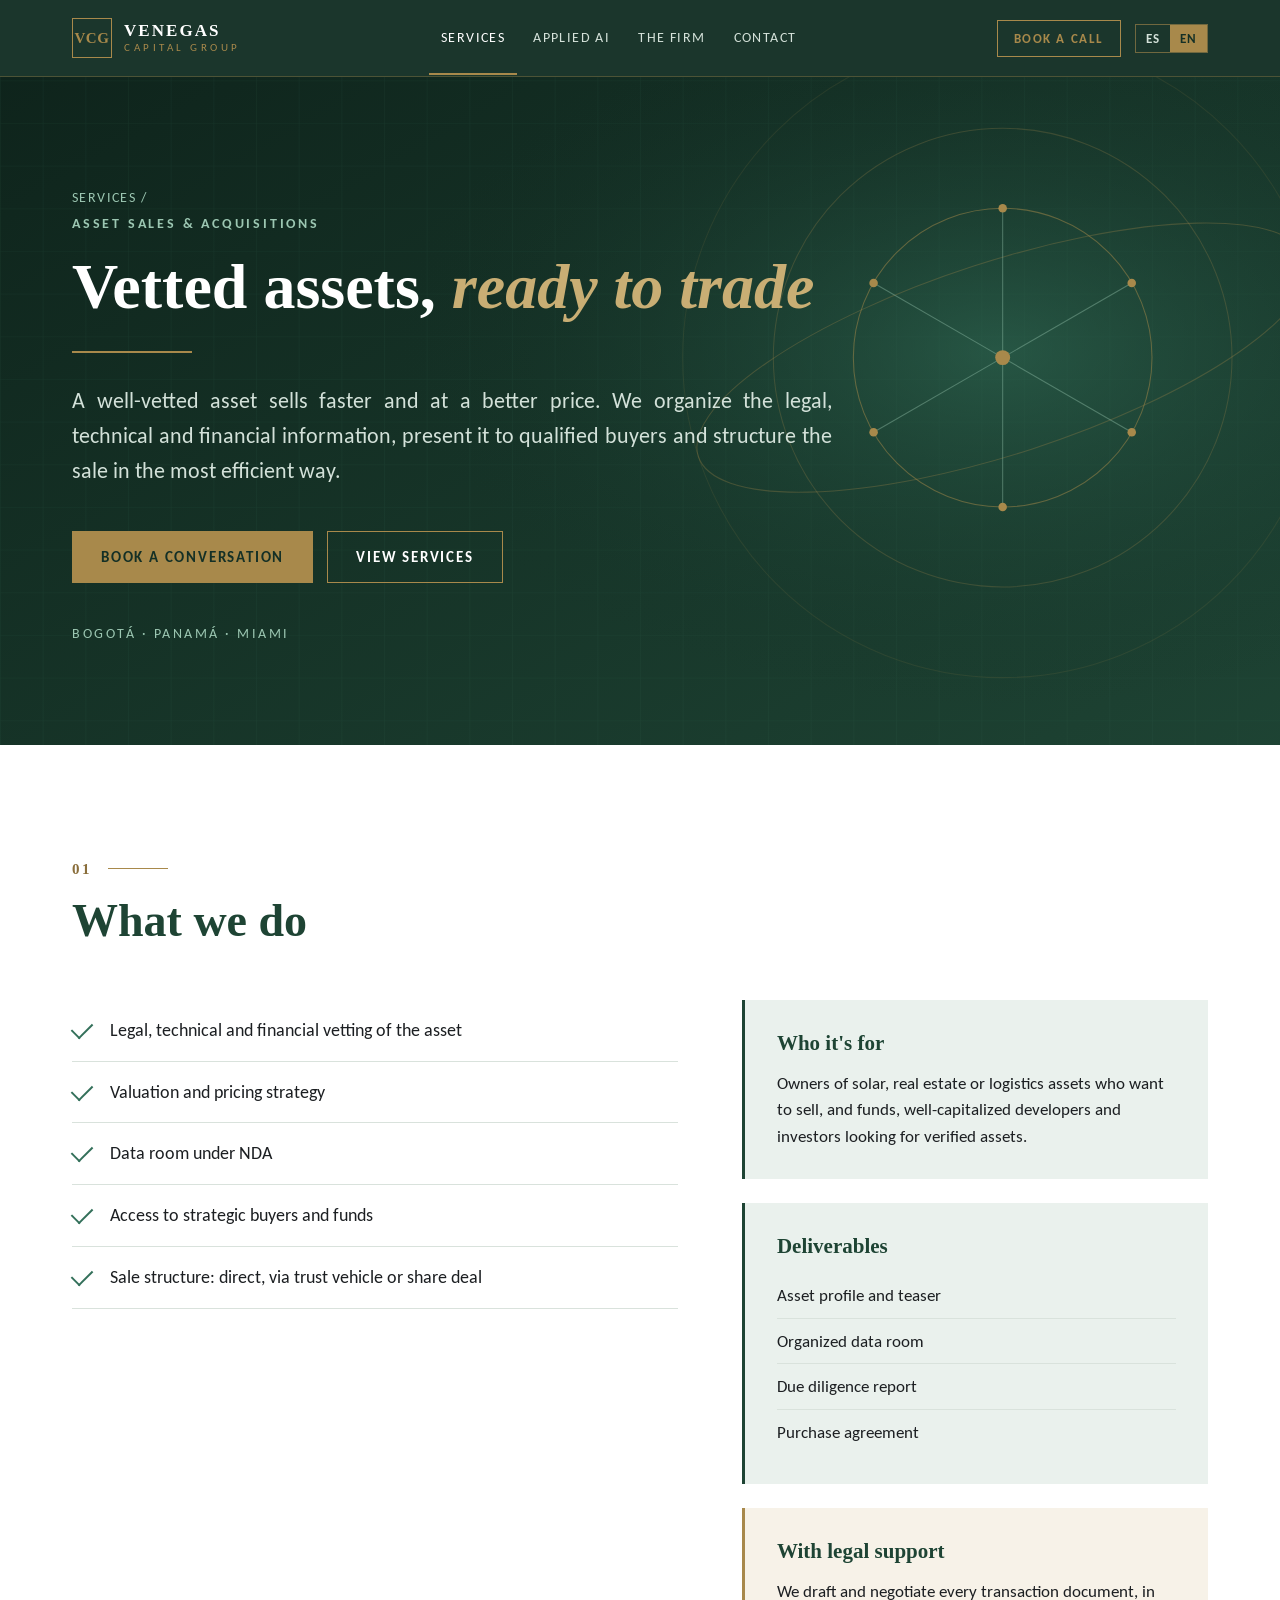
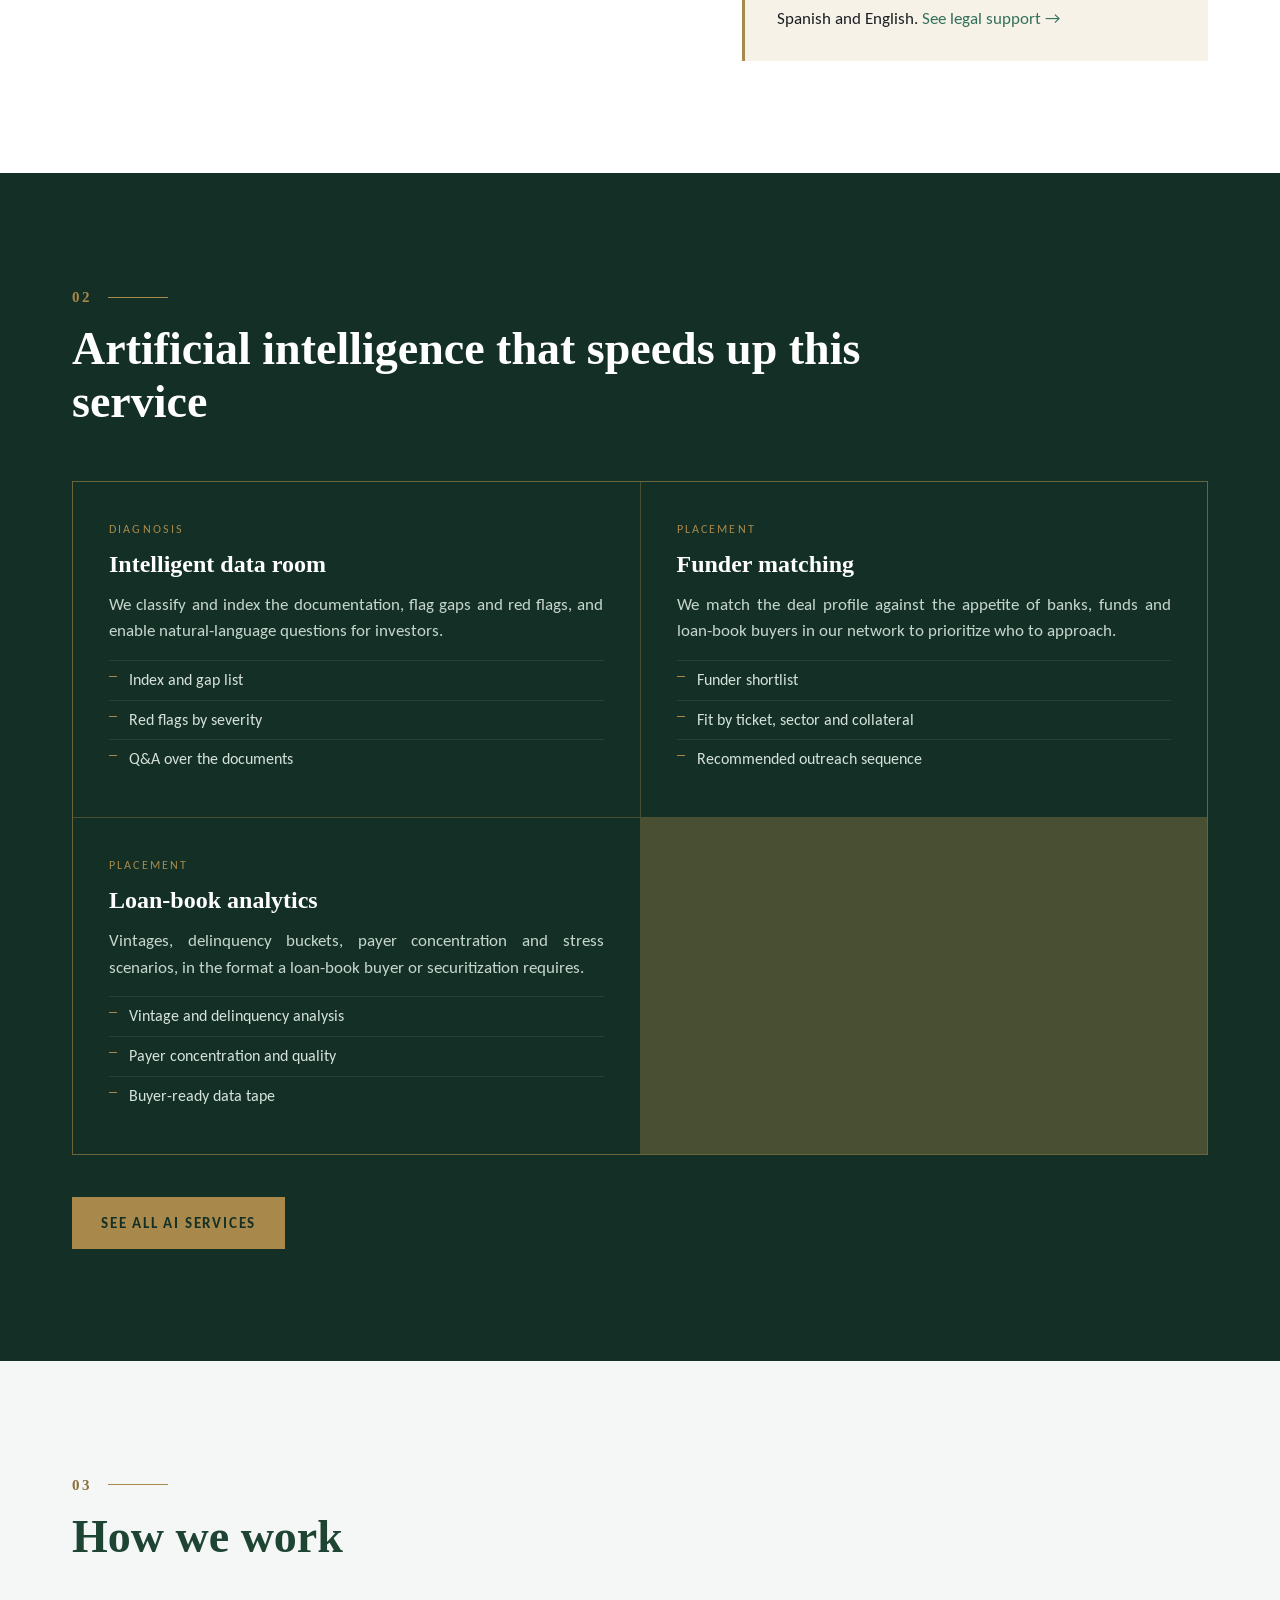
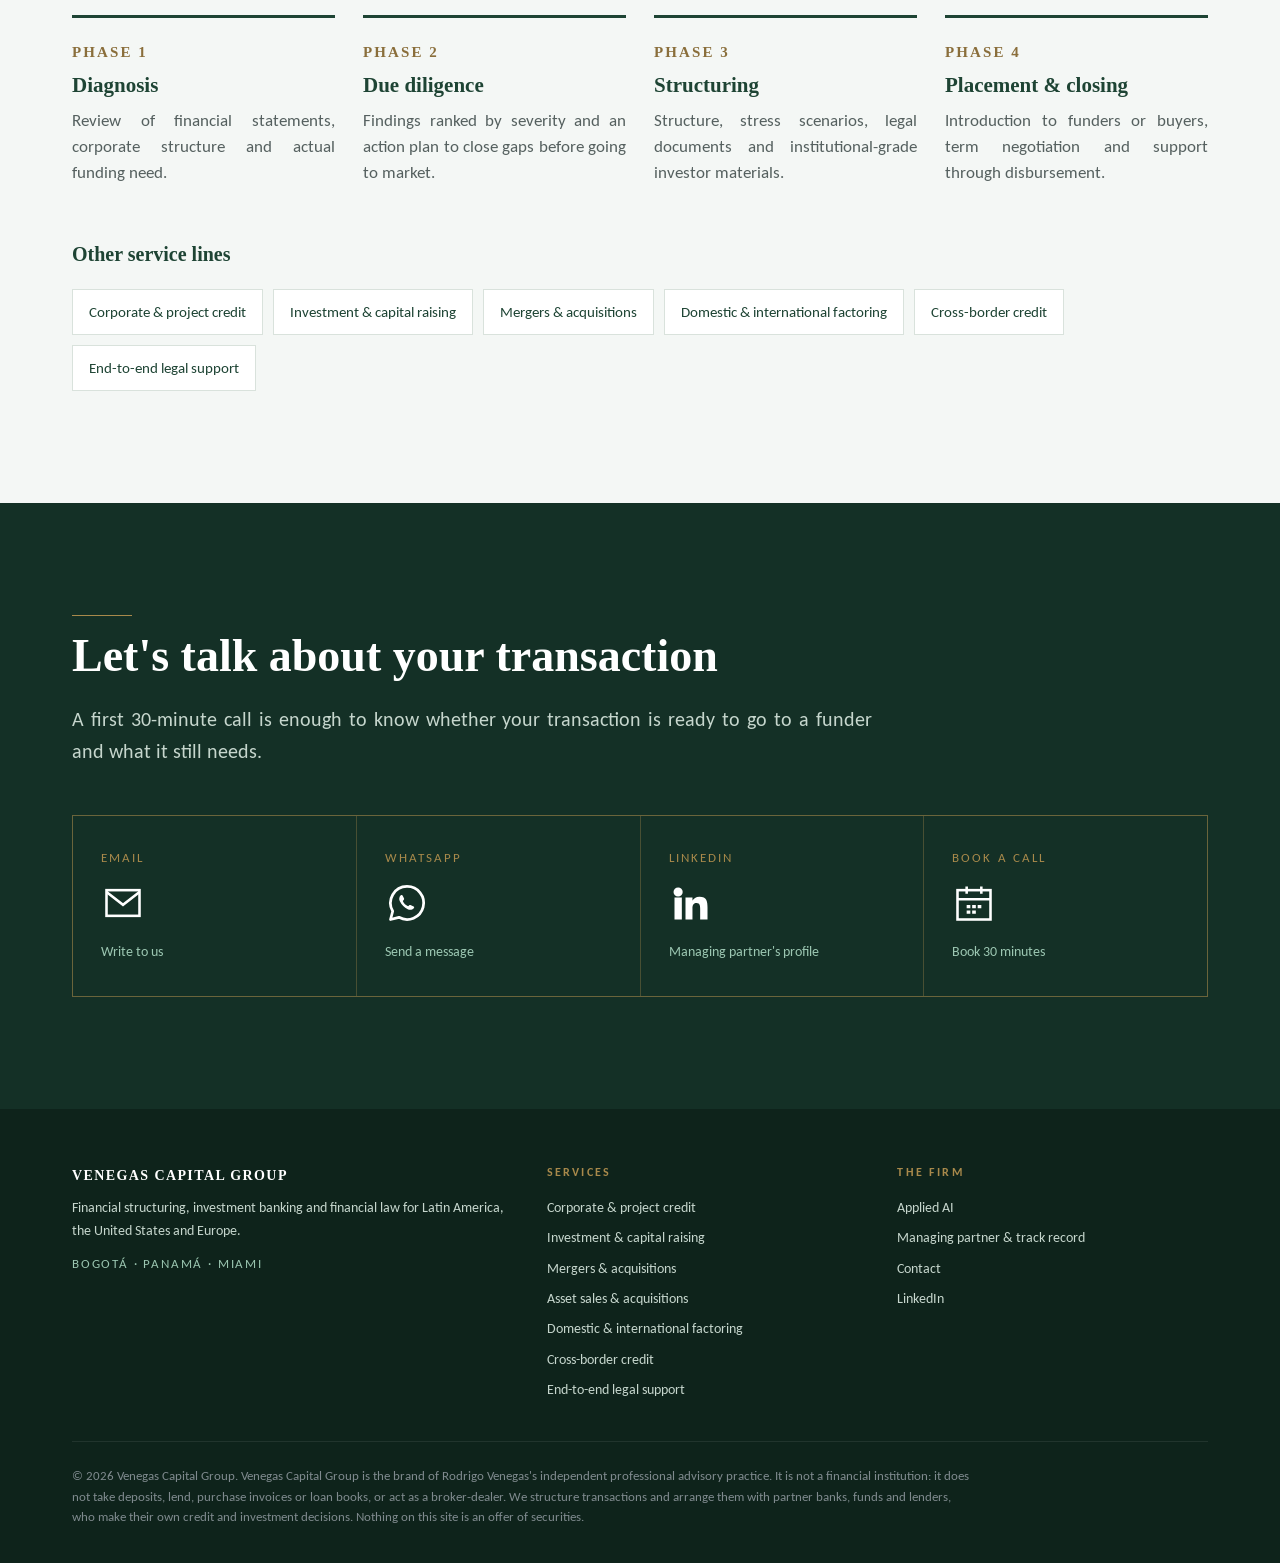
<file: servicios/compraventa-activos/index.html>
<!DOCTYPE html>
<html lang="es" data-lang="es" data-title-es="Compraventa de activos · Venegas Capital Group" data-title-en="Asset sales & acquisitions · Venegas Capital Group">
<head>
<meta charset="utf-8">
<meta name="viewport" content="width=device-width, initial-scale=1">
<title>Compraventa de activos · Venegas Capital Group</title>
<meta name="description" content="Venta y compra de activos de energía, inmobiliarios, logísticos y carteras de crédito, con data room y debida diligencia listos.">
<link rel="canonical" href="https://venegascapitalgroup.com/servicios/compraventa-activos/">
<meta property="og:title" content="Compraventa de activos · Venegas Capital Group">
<meta property="og:description" content="Venta y compra de activos de energía, inmobiliarios, logísticos y carteras de crédito, con data room y debida diligencia listos.">
<meta property="og:type" content="website">
<meta property="og:url" content="https://venegascapitalgroup.com/servicios/compraventa-activos/">
<meta property="og:image" content="https://venegascapitalgroup.com/assets/og.png">
<meta property="og:locale" content="es_CO">
<meta property="og:locale:alternate" content="en_US">
<meta name="twitter:card" content="summary_large_image">
<meta name="theme-color" content="#143026">
<link rel="icon" href="data:image/svg+xml,%3Csvg xmlns='http://www.w3.org/2000/svg' viewBox='0 0 64 64'%3E%3Crect width='64' height='64' fill='%23143026'/%3E%3Ctext x='32' y='41' font-family='Georgia,serif' font-size='22' font-weight='bold' fill='%23A8894B' text-anchor='middle'%3EVCG%3C/text%3E%3C/svg%3E">
<link rel="preconnect" href="https://fonts.googleapis.com">
<link rel="preconnect" href="https://fonts.gstatic.com" crossorigin>
<link href="https://fonts.googleapis.com/css2?family=Carlito:ital,wght@0,400;0,700;1,400&display=swap" rel="stylesheet">
<link rel="stylesheet" href="/assets/styles.css">

</head>
<body>
<a class="skip" href="#main"><span class="es">Ir al contenido</span><span class="en">Skip to content</span></a>
<header class="nav">
  <div class="wrap">
    <a class="brand" href="/" aria-label="Venegas Capital Group"><span class="mono">VCG</span><span class="name">VENEGAS<small>CAPITAL GROUP</small></span></a>
    <ul class="menu">
      <li class="has-sub"><a href="/servicios/" aria-current="page"><span class="es">Servicios</span><span class="en">Services</span></a><ul class="sub"><li><a href="/servicios/credito/"><span class="es">Crédito corporativo y de proyectos</span><span class="en">Corporate & project credit</span></a></li><li><a href="/servicios/inversion/"><span class="es">Inversión y levantamiento de capital</span><span class="en">Investment & capital raising</span></a></li><li><a href="/servicios/fusiones-adquisiciones/"><span class="es">Fusiones y adquisiciones</span><span class="en">Mergers & acquisitions</span></a></li><li><a href="/servicios/compraventa-activos/"><span class="es">Compraventa de activos</span><span class="en">Asset sales & acquisitions</span></a></li><li><a href="/servicios/factoring/"><span class="es">Factoring local e internacional</span><span class="en">Domestic & international factoring</span></a></li><li><a href="/servicios/credito-cross-border/"><span class="es">Crédito cross-border</span><span class="en">Cross-border credit</span></a></li><li><a href="/servicios/acompanamiento-legal/"><span class="es">Acompañamiento legal transversal</span><span class="en">End-to-end legal support</span></a></li></ul></li>
      <li><a href="/inteligencia-artificial/"><span class="es">IA aplicada</span><span class="en">Applied AI</span></a></li>
      <li><a href="/firma/"><span class="es">La firma</span><span class="en">The firm</span></a></li>
      <li><a href="/contacto/"><span class="es">Contacto</span><span class="en">Contact</span></a></li>
    </ul>
    <div class="right">
      <a class="nav-cta" href="https://meetings.hubspot.com/rodrigo578" target="_blank" rel="noopener"><span class="es">Agendar</span><span class="en">Book a call</span></a>
      <div class="lang" role="group" aria-label="Idioma / Language"><button type="button" data-set="es" aria-pressed="true">ES</button><button type="button" data-set="en" aria-pressed="false">EN</button></div>
      <button class="burger" type="button" aria-label="Menú" aria-expanded="false"><svg viewBox="0 0 24 24" width="22" height="22" fill="none" stroke="currentColor" stroke-width="1.8"><path d="M3 6h18M3 12h18M3 18h18"/></svg></button>
    </div>
  </div>
</header>
<main id="main">
<section class="hero page">
  <svg class="bg" viewBox="0 0 1200 700" preserveAspectRatio="xMidYMid slice" aria-hidden="true">
  <defs>
    <linearGradient id="g1" x1="0" y1="0" x2="1" y2="1"><stop offset="0" stop-color="#0E231B"/><stop offset="1" stop-color="#1E4434"/></linearGradient>
    <radialGradient id="glow" cx="78%" cy="42%" r="48%"><stop offset="0" stop-color="#33705A" stop-opacity=".55"/><stop offset="1" stop-color="#143026" stop-opacity="0"/></radialGradient>
    <pattern id="grid" width="40" height="40" patternUnits="userSpaceOnUse"><path d="M40 0H0V40" fill="none" stroke="#33705A" stroke-opacity=".16" stroke-width="1"/></pattern>
  </defs>
  <rect width="1200" height="700" fill="url(#g1)"/><rect width="1200" height="700" fill="url(#grid)"/><rect width="1200" height="700" fill="url(#glow)"/>
  <g fill="none" stroke="#A8894B" stroke-opacity=".5">
    <circle cx="940" cy="300" r="140"/><circle cx="940" cy="300" r="215" stroke-opacity=".25"/><circle cx="940" cy="300" r="300" stroke-opacity=".12"/>
    <ellipse cx="940" cy="300" rx="300" ry="90" stroke-opacity=".3" transform="rotate(-18 940 300)"/>
  </g>
  <g stroke="#9CC7B2" stroke-opacity=".4"><line x1="940" y1="300" x2="940" y2="160"/><line x1="940" y1="300" x2="1061" y2="230"/><line x1="940" y1="300" x2="1061" y2="370"/><line x1="940" y1="300" x2="940" y2="440"/><line x1="940" y1="300" x2="819" y2="370"/><line x1="940" y1="300" x2="819" y2="230"/></g>
  <g fill="#A8894B"><circle cx="940" cy="300" r="7"/><circle cx="940" cy="160" r="4"/><circle cx="1061" cy="230" r="4"/><circle cx="1061" cy="370" r="4"/><circle cx="940" cy="440" r="4"/><circle cx="819" cy="370" r="4"/><circle cx="819" cy="230" r="4"/></g>
</svg>
  <div class="wrap">
    <div class="crumbs"><a href="/servicios/"><span class="es">Servicios</span><span class="en">Services</span></a> /</div>
    <div class="kicker"><span class="es">Compraventa de activos</span><span class="en">Asset sales & acquisitions</span></div>
    <h1><span class="es">Activos depurados, <em>listos para transar</em></span><span class="en">Vetted assets, <em>ready to trade</em></span></h1>
    <div class="filete"></div>
    <p class="es lead">Un activo bien depurado se vende más rápido y a mejor precio. Ordenamos la información legal, técnica y financiera, la presentamos a compradores calificados y estructuramos la venta de la forma más eficiente.</p><p class="en lead">A well-vetted asset sells faster and at a better price. We organize the legal, technical and financial information, present it to qualified buyers and structure the sale in the most efficient way.</p>
    <div class="cta">
      <a class="btn primary" href="https://meetings.hubspot.com/rodrigo578" target="_blank" rel="noopener"><span class="es">Agendar una conversación</span><span class="en">Book a conversation</span></a>
      <a class="btn ghost" href="/servicios/"><span class="es">Ver servicios</span><span class="en">View services</span></a>
    </div>
    <div class="loc">Bogotá · Panamá · Miami</div>
  </div>
</section><section class="block ">
  <div class="wrap">
    <div class="band"><span class="num">01</span><span class="rule"></span></div>
    <h2><span class="es">Qué hacemos</span><span class="en">What we do</span></h2>
    
    <div class="two">
      <div>
        <ul class="checks"><li><span class="es">Depuración legal, técnica y financiera del activo</span><span class="en">Legal, technical and financial vetting of the asset</span></li><li><span class="es">Valoración y estrategia de precio</span><span class="en">Valuation and pricing strategy</span></li><li><span class="es">Data room bajo acuerdo de confidencialidad</span><span class="en">Data room under NDA</span></li><li><span class="es">Acceso a compradores estratégicos y fondos</span><span class="en">Access to strategic buyers and funds</span></li><li><span class="es">Estructura de la venta: directa, por vehículo fiduciario o por acciones</span><span class="en">Sale structure: direct, via trust vehicle or share deal</span></li></ul>
        
      </div>
      <div>
        <div class="panel"><h3><span class="es">Para quién</span><span class="en">Who it's for</span></h3><p style="font-size:16.5px"><span class="es">Propietarios de activos solares, inmobiliarios o logísticos que quieren vender, y fondos, desarrolladores capitalizados e inversionistas que buscan activos verificados.</span><span class="en">Owners of solar, real estate or logistics assets who want to sell, and funds, well-capitalized developers and investors looking for verified assets.</span></p></div>
        <div class="panel"><h3><span class="es">Entregables</span><span class="en">Deliverables</span></h3><ul><li><span class="es">Ficha del activo y teaser</span><span class="en">Asset profile and teaser</span></li><li><span class="es">Data room organizado</span><span class="en">Organized data room</span></li><li><span class="es">Informe de debida diligencia</span><span class="en">Due diligence report</span></li><li><span class="es">Contrato de compraventa</span><span class="en">Purchase agreement</span></li></ul></div>
        <div class="panel gold"><h3><span class="es">Con acompañamiento legal</span><span class="en">With legal support</span></h3><p style="font-size:16.5px"><span class="es">Redactamos y negociamos todos los documentos de la operación, en español e inglés.</span><span class="en">We draft and negotiate every transaction document, in Spanish and English.</span> <a href="/servicios/acompanamiento-legal/"><span class="es">Ver acompañamiento legal →</span><span class="en">See legal support →</span></a></p></div>
      </div>
    </div>
  </div>
</section><section class="block dark">
  <div class="wrap">
    <div class="band"><span class="num">02</span><span class="rule"></span></div>
    <h2><span class="es">Inteligencia artificial que acelera este servicio</span><span class="en">Artificial intelligence that speeds up this service</span></h2>
    
    <div class="ai-grid"><div class="ai"><div class="tag"><span class="es">Diagnóstico</span><span class="en">Diagnosis</span></div><h3><span class="es">Data room inteligente</span><span class="en">Intelligent data room</span></h3><p><span class="es">Clasificamos e indexamos la documentación, detectamos faltantes y banderas rojas, y habilitamos consultas en lenguaje natural para el inversionista.</span><span class="en">We classify and index the documentation, flag gaps and red flags, and enable natural-language questions for investors.</span></p><ul><li><span class="es">Índice y lista de faltantes</span><span class="en">Index and gap list</span></li><li><span class="es">Banderas rojas por severidad</span><span class="en">Red flags by severity</span></li><li><span class="es">Preguntas y respuestas sobre los documentos</span><span class="en">Q&A over the documents</span></li></ul></div><div class="ai"><div class="tag"><span class="es">Colocación</span><span class="en">Placement</span></div><h3><span class="es">Matching de fondeadores</span><span class="en">Funder matching</span></h3><p><span class="es">Cruzamos el perfil de la operación con el apetito de bancos, fondos y compradores de cartera de nuestra red para priorizar a quién presentarla.</span><span class="en">We match the deal profile against the appetite of banks, funds and loan-book buyers in our network to prioritize who to approach.</span></p><ul><li><span class="es">Lista corta de fondeadores</span><span class="en">Funder shortlist</span></li><li><span class="es">Encaje por ticket, sector y garantías</span><span class="en">Fit by ticket, sector and collateral</span></li><li><span class="es">Orden de acercamiento recomendado</span><span class="en">Recommended outreach sequence</span></li></ul></div><div class="ai"><div class="tag"><span class="es">Colocación</span><span class="en">Placement</span></div><h3><span class="es">Analítica de cartera</span><span class="en">Loan-book analytics</span></h3><p><span class="es">Cosechas, mora por tramo, concentración por pagador y escenarios de estrés, en el formato que pide un comprador de cartera o una titularización.</span><span class="en">Vintages, delinquency buckets, payer concentration and stress scenarios, in the format a loan-book buyer or securitization requires.</span></p><ul><li><span class="es">Análisis de cosechas y mora</span><span class="en">Vintage and delinquency analysis</span></li><li><span class="es">Concentración y calidad de pagadores</span><span class="en">Payer concentration and quality</span></li><li><span class="es">Cinta de datos lista para el comprador</span><span class="en">Buyer-ready data tape</span></li></ul></div></div><div class="cta"><a class="btn primary" href="/inteligencia-artificial/"><span class="es">Ver todos los servicios con IA</span><span class="en">See all AI services</span></a></div>
  </div>
</section><section class="block alt">
  <div class="wrap">
    <div class="band"><span class="num">03</span><span class="rule"></span></div>
    <h2><span class="es">Cómo trabajamos</span><span class="en">How we work</span></h2>
    
    <div class="steps"><div class="step"><div class="n"><span class="es">FASE 1</span><span class="en">PHASE 1</span></div><h3><span class="es">Diagnóstico</span><span class="en">Diagnosis</span></h3><p><span class="es">Lectura de estados financieros, estructura societaria y necesidad real de financiación.</span><span class="en">Review of financial statements, corporate structure and actual funding need.</span></p></div><div class="step"><div class="n"><span class="es">FASE 2</span><span class="en">PHASE 2</span></div><h3>Due diligence</h3><p><span class="es">Hallazgos priorizados por severidad y plan de acción para cerrar brechas antes de ir al mercado.</span><span class="en">Findings ranked by severity and an action plan to close gaps before going to market.</span></p></div><div class="step"><div class="n"><span class="es">FASE 3</span><span class="en">PHASE 3</span></div><h3><span class="es">Estructuración</span><span class="en">Structuring</span></h3><p><span class="es">Estructura, escenarios de estrés, documentos legales y material para inversionistas de estándar institucional.</span><span class="en">Structure, stress scenarios, legal documents and institutional-grade investor materials.</span></p></div><div class="step"><div class="n"><span class="es">FASE 4</span><span class="en">PHASE 4</span></div><h3><span class="es">Colocación y cierre</span><span class="en">Placement & closing</span></h3><p><span class="es">Presentación a fondeadores o compradores, negociación de términos y acompañamiento hasta el desembolso.</span><span class="en">Introduction to funders or buyers, term negotiation and support through disbursement.</span></p></div></div><h3 style="margin-top:56px;font-size:20px"><span class="es">Otras líneas de servicio</span><span class="en">Other service lines</span></h3><div class="related"><a href="/servicios/credito/"><span class="es">Crédito corporativo y de proyectos</span><span class="en">Corporate & project credit</span></a><a href="/servicios/inversion/"><span class="es">Inversión y levantamiento de capital</span><span class="en">Investment & capital raising</span></a><a href="/servicios/fusiones-adquisiciones/"><span class="es">Fusiones y adquisiciones</span><span class="en">Mergers & acquisitions</span></a><a href="/servicios/factoring/"><span class="es">Factoring local e internacional</span><span class="en">Domestic & international factoring</span></a><a href="/servicios/credito-cross-border/"><span class="es">Crédito cross-border</span><span class="en">Cross-border credit</span></a><a href="/servicios/acompanamiento-legal/"><span class="es">Acompañamiento legal transversal</span><span class="en">End-to-end legal support</span></a></div>
  </div>
</section><section class="block contact">
  <div class="wrap">
    <div class="band"><span class="rule"></span></div>
    <h2><span class="es">Conversemos sobre su operación</span><span class="en">Let's talk about your transaction</span></h2>
    <p class="es intro">Una primera llamada de 30 minutos basta para saber si su operación está lista para presentarse a un fondeador y qué le falta.</p><p class="en intro">A first 30-minute call is enough to know whether your transaction is ready to go to a funder and what it still needs.</p>
    <div class="contact-grid">
      <a class="js-mail" href="/contacto/" data-u="rodrigovenegasmortigo" data-d="gmail.com" aria-label="Email"><small>Email</small><span class="ci"><svg viewBox="0 0 24 24" width="44" height="44" fill="none" stroke="currentColor" stroke-width="1.4" aria-hidden="true"><rect x="3" y="5" width="18" height="14"/><path d="M3 6l9 7 9-7"/></svg></span><em><span class="es">Escríbanos</span><span class="en">Write to us</span></em></a>
      <a class="js-wa" href="/contacto/" data-n="573155446661" target="_blank" rel="noopener" aria-label="WhatsApp"><small>WhatsApp</small><span class="ci"><svg viewBox="0 0 24 24" width="44" height="44" fill="none" stroke="currentColor" stroke-width="1.5" stroke-linejoin="round" aria-hidden="true"><path d="M12 3a9 9 0 00-7.8 13.5L3 21l4.6-1.2A9 9 0 1012 3z"/><path d="M8.6 7.8c.3-.3.8-.3 1 .1l.8 1.7c.1.3 0 .6-.2.8l-.5.5c.6 1.3 1.6 2.3 2.9 2.9l.5-.5c.2-.2.5-.3.8-.2l1.7.8c.4.2.4.7.1 1-.9.9-2.2 1.1-3.3.5a9.4 9.4 0 01-4.3-4.3c-.6-1.1-.4-2.4.5-3.3z" fill="currentColor" stroke="none"/></svg></span><em><span class="es">Enviar mensaje</span><span class="en">Send a message</span></em></a>
      <a href="https://www.linkedin.com/in/rodvenegas/" target="_blank" rel="noopener" aria-label="LinkedIn"><small>LinkedIn</small><span class="ci"><svg viewBox="0 0 24 24" width="44" height="44" fill="currentColor" aria-hidden="true"><path d="M4.98 3.5a2.5 2.5 0 11-.02 5 2.5 2.5 0 01.02-5zM3 9h4v12H3zM9 9h3.8v1.7h.05c.53-1 1.83-2.05 3.77-2.05C20.6 8.65 21 11.2 21 14.5V21h-4v-5.8c0-1.4-.03-3.2-1.95-3.2-1.95 0-2.25 1.5-2.25 3.1V21H9z"/></svg></span><em><span class="es">Perfil del socio director</span><span class="en">Managing partner's profile</span></em></a>
      <a href="https://meetings.hubspot.com/rodrigo578" target="_blank" rel="noopener"><small><span class="es">Agendar llamada</span><span class="en">Book a call</span></small><span class="ci"><svg viewBox="0 0 24 24" width="44" height="44" fill="none" stroke="currentColor" stroke-width="1.4" aria-hidden="true"><rect x="3" y="5" width="18" height="16"/><path d="M3 10h18M8 3v4M16 3v4"/><path d="M8 14h2M11 14h2M14 14h2M8 17h2M11 17h2" stroke-width="1.8"/></svg></span><em><span class="es">Reservar 30 minutos</span><span class="en">Book 30 minutes</span></em></a>
    </div>
  </div>
</section>
</main>
<footer class="foot">
  <div class="wrap">
    <div class="foot-grid">
      <div>
        <b>VENEGAS CAPITAL GROUP</b>
        <p style="margin-top:10px;color:#C6D6CD"><span class="es">Estructuración financiera, banca de inversión y derecho financiero para Latinoamérica, Estados Unidos y Europa.</span><span class="en">Financial structuring, investment banking and financial law for Latin America, the United States and Europe.</span></p>
        <p style="margin-top:12px;letter-spacing:.14em;text-transform:uppercase;font-size:13px;color:var(--menta)">Bogotá · Panamá · Miami</p>
      </div>
      <div><h4><span class="es">Servicios</span><span class="en">Services</span></h4><ul><li><a href="/servicios/credito/"><span class="es">Crédito corporativo y de proyectos</span><span class="en">Corporate & project credit</span></a></li><li><a href="/servicios/inversion/"><span class="es">Inversión y levantamiento de capital</span><span class="en">Investment & capital raising</span></a></li><li><a href="/servicios/fusiones-adquisiciones/"><span class="es">Fusiones y adquisiciones</span><span class="en">Mergers & acquisitions</span></a></li><li><a href="/servicios/compraventa-activos/"><span class="es">Compraventa de activos</span><span class="en">Asset sales & acquisitions</span></a></li><li><a href="/servicios/factoring/"><span class="es">Factoring local e internacional</span><span class="en">Domestic & international factoring</span></a></li><li><a href="/servicios/credito-cross-border/"><span class="es">Crédito cross-border</span><span class="en">Cross-border credit</span></a></li><li><a href="/servicios/acompanamiento-legal/"><span class="es">Acompañamiento legal transversal</span><span class="en">End-to-end legal support</span></a></li></ul></div>
      <div><h4><span class="es">La firma</span><span class="en">The firm</span></h4><ul>
        <li><a href="/inteligencia-artificial/"><span class="es">IA aplicada</span><span class="en">Applied AI</span></a></li>
        <li><a href="/firma/"><span class="es">Socio director y trayectoria</span><span class="en">Managing partner & track record</span></a></li>
        <li><a href="/contacto/"><span class="es">Contacto</span><span class="en">Contact</span></a></li>
        <li><a href="https://www.linkedin.com/in/rodvenegas/" target="_blank" rel="noopener">LinkedIn</a></li>
      </ul></div>
    </div>
    <p class="disc">© <span class="yr">2026</span> Venegas Capital Group. <span class="es">Venegas Capital Group es la marca de la práctica de asesoría profesional independiente de Rodrigo Venegas. No es una entidad financiera: no capta recursos del público, no otorga crédito, no compra facturas ni cartera y no realiza intermediación de valores. Estructuramos las operaciones y las gestionamos ante bancos, fondos y fondeadores aliados, que toman sus propias decisiones de crédito e inversión. Nada en este sitio constituye una oferta de valores.</span><span class="en">Venegas Capital Group is the brand of Rodrigo Venegas's independent professional advisory practice. It is not a financial institution: it does not take deposits, lend, purchase invoices or loan books, or act as a broker-dealer. We structure transactions and arrange them with partner banks, funds and lenders, who make their own credit and investment decisions. Nothing on this site is an offer of securities.</span></p>
  </div>
</footer>
<script src="/assets/site.js"></script>
</body>
</html>
</file>
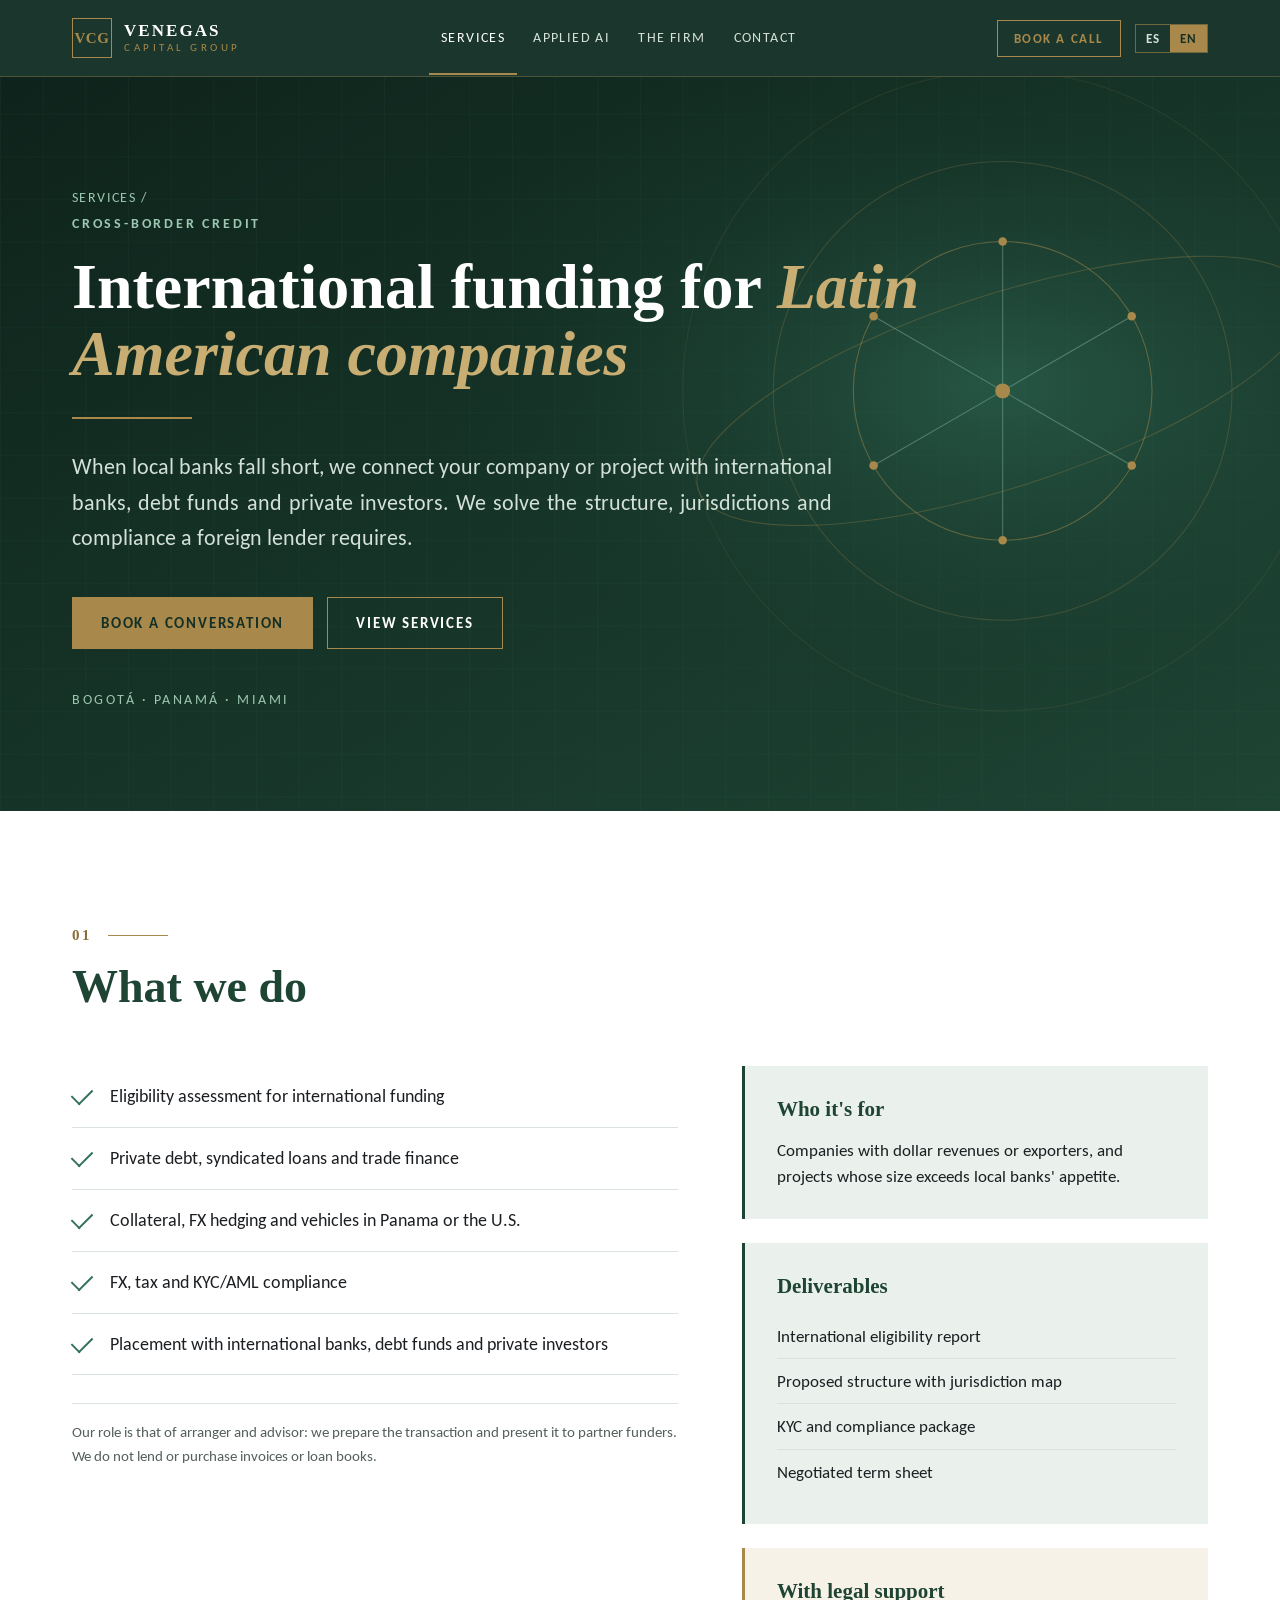
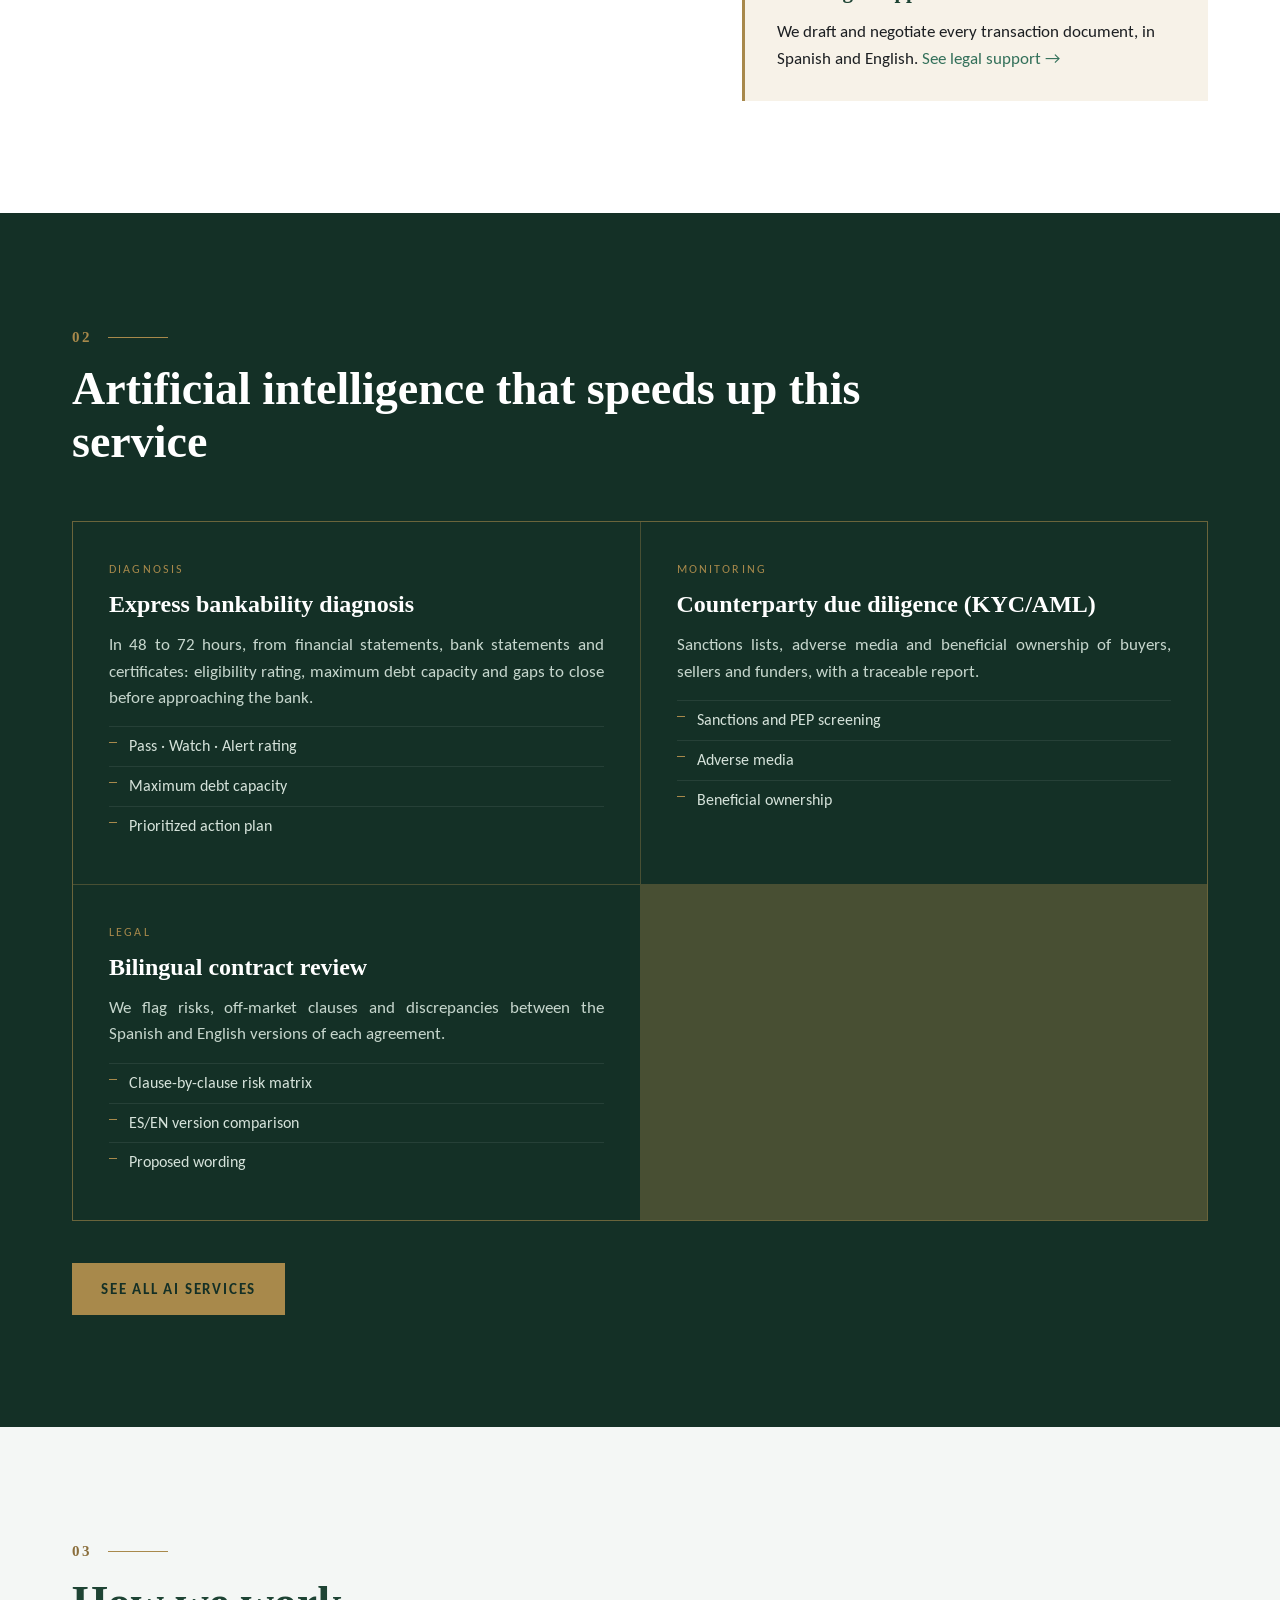
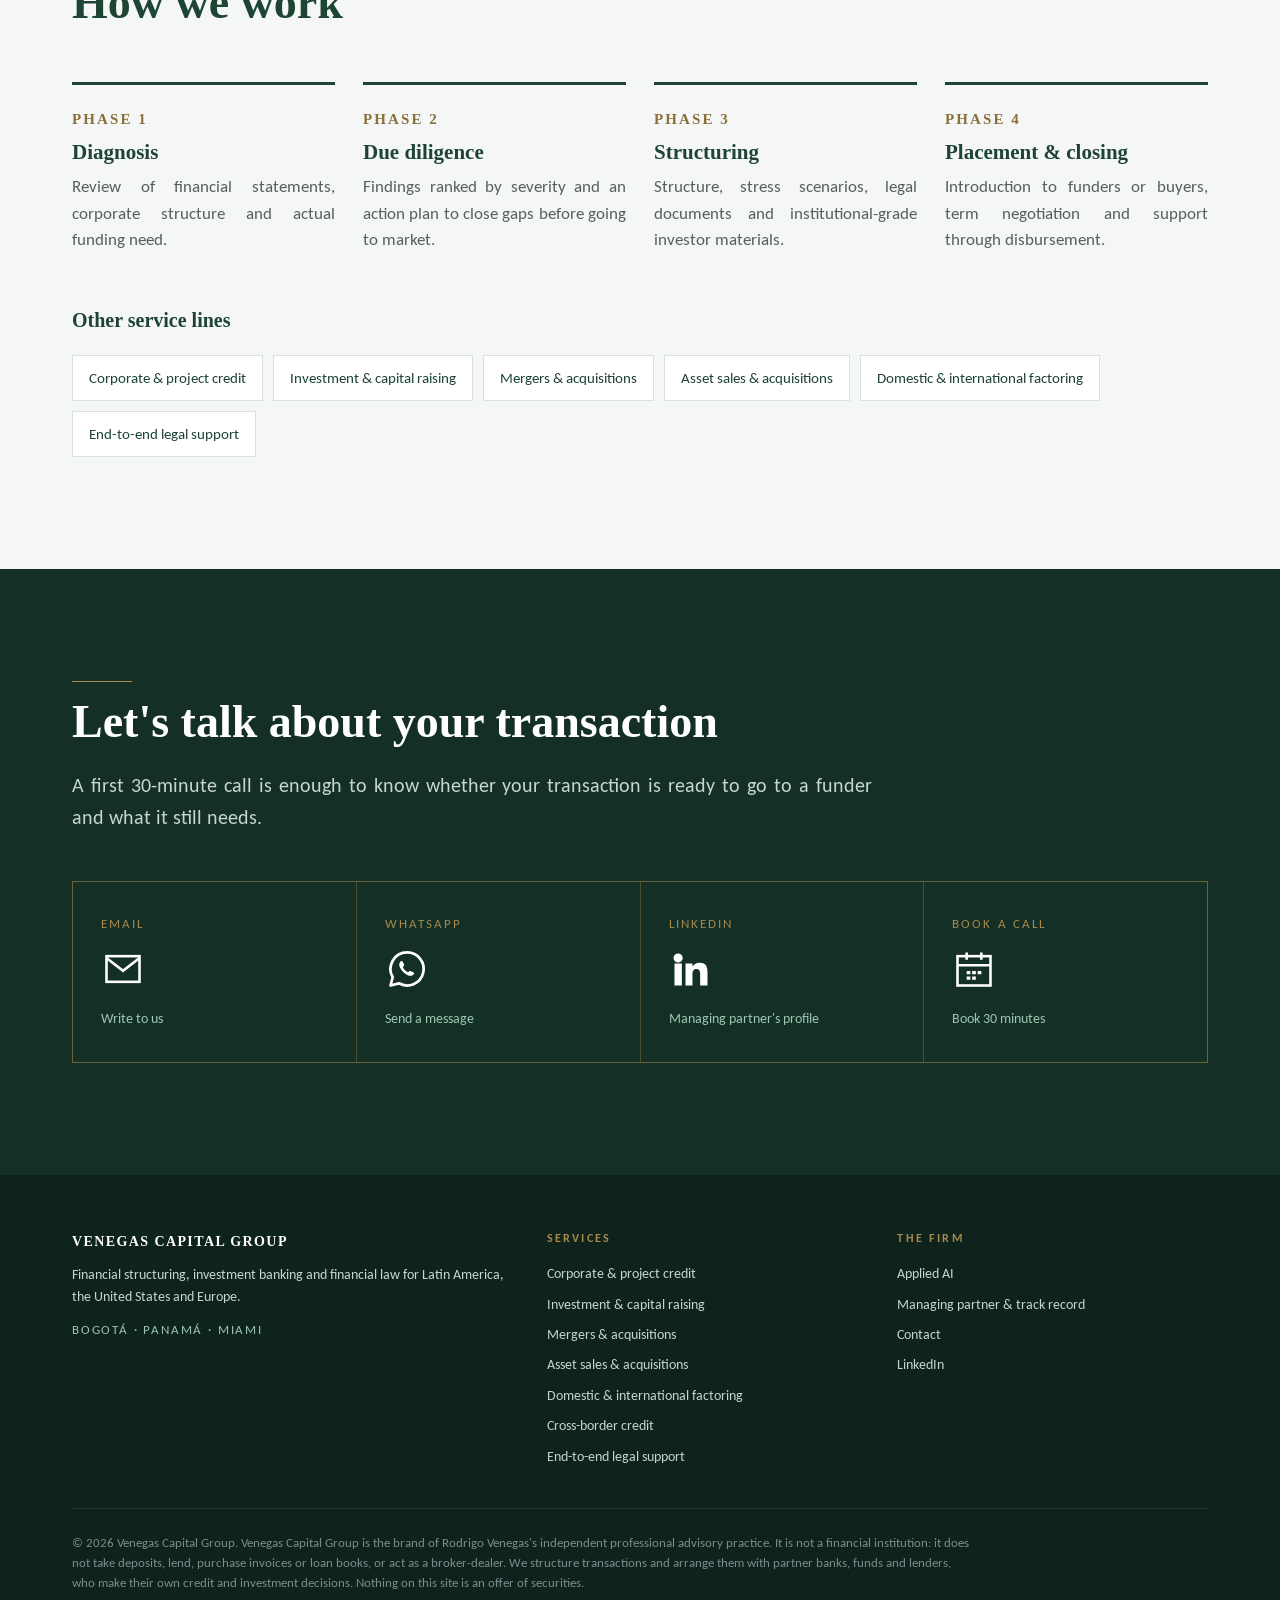
<file: servicios/credito-cross-border/index.html>
<!DOCTYPE html>
<html lang="es" data-lang="es" data-title-es="Crédito cross-border · Venegas Capital Group" data-title-en="Cross-border credit · Venegas Capital Group">
<head>
<meta charset="utf-8">
<meta name="viewport" content="width=device-width, initial-scale=1">
<title>Crédito cross-border · Venegas Capital Group</title>
<meta name="description" content="Fondeo desde Estados Unidos, Europa, Reino Unido y Emiratos para empresas y proyectos latinoamericanos.">
<link rel="canonical" href="https://venegascapitalgroup.com/servicios/credito-cross-border/">
<meta property="og:title" content="Crédito cross-border · Venegas Capital Group">
<meta property="og:description" content="Fondeo desde Estados Unidos, Europa, Reino Unido y Emiratos para empresas y proyectos latinoamericanos.">
<meta property="og:type" content="website">
<meta property="og:url" content="https://venegascapitalgroup.com/servicios/credito-cross-border/">
<meta property="og:image" content="https://venegascapitalgroup.com/assets/og.png">
<meta property="og:locale" content="es_CO">
<meta property="og:locale:alternate" content="en_US">
<meta name="twitter:card" content="summary_large_image">
<meta name="theme-color" content="#143026">
<link rel="icon" href="data:image/svg+xml,%3Csvg xmlns='http://www.w3.org/2000/svg' viewBox='0 0 64 64'%3E%3Crect width='64' height='64' fill='%23143026'/%3E%3Ctext x='32' y='41' font-family='Georgia,serif' font-size='22' font-weight='bold' fill='%23A8894B' text-anchor='middle'%3EVCG%3C/text%3E%3C/svg%3E">
<link rel="preconnect" href="https://fonts.googleapis.com">
<link rel="preconnect" href="https://fonts.gstatic.com" crossorigin>
<link href="https://fonts.googleapis.com/css2?family=Carlito:ital,wght@0,400;0,700;1,400&display=swap" rel="stylesheet">
<link rel="stylesheet" href="/assets/styles.css">

</head>
<body>
<a class="skip" href="#main"><span class="es">Ir al contenido</span><span class="en">Skip to content</span></a>
<header class="nav">
  <div class="wrap">
    <a class="brand" href="/" aria-label="Venegas Capital Group"><span class="mono">VCG</span><span class="name">VENEGAS<small>CAPITAL GROUP</small></span></a>
    <ul class="menu">
      <li class="has-sub"><a href="/servicios/" aria-current="page"><span class="es">Servicios</span><span class="en">Services</span></a><ul class="sub"><li><a href="/servicios/credito/"><span class="es">Crédito corporativo y de proyectos</span><span class="en">Corporate & project credit</span></a></li><li><a href="/servicios/inversion/"><span class="es">Inversión y levantamiento de capital</span><span class="en">Investment & capital raising</span></a></li><li><a href="/servicios/fusiones-adquisiciones/"><span class="es">Fusiones y adquisiciones</span><span class="en">Mergers & acquisitions</span></a></li><li><a href="/servicios/compraventa-activos/"><span class="es">Compraventa de activos</span><span class="en">Asset sales & acquisitions</span></a></li><li><a href="/servicios/factoring/"><span class="es">Factoring local e internacional</span><span class="en">Domestic & international factoring</span></a></li><li><a href="/servicios/credito-cross-border/"><span class="es">Crédito cross-border</span><span class="en">Cross-border credit</span></a></li><li><a href="/servicios/acompanamiento-legal/"><span class="es">Acompañamiento legal transversal</span><span class="en">End-to-end legal support</span></a></li></ul></li>
      <li><a href="/inteligencia-artificial/"><span class="es">IA aplicada</span><span class="en">Applied AI</span></a></li>
      <li><a href="/firma/"><span class="es">La firma</span><span class="en">The firm</span></a></li>
      <li><a href="/contacto/"><span class="es">Contacto</span><span class="en">Contact</span></a></li>
    </ul>
    <div class="right">
      <a class="nav-cta" href="https://meetings.hubspot.com/rodrigo578" target="_blank" rel="noopener"><span class="es">Agendar</span><span class="en">Book a call</span></a>
      <div class="lang" role="group" aria-label="Idioma / Language"><button type="button" data-set="es" aria-pressed="true">ES</button><button type="button" data-set="en" aria-pressed="false">EN</button></div>
      <button class="burger" type="button" aria-label="Menú" aria-expanded="false"><svg viewBox="0 0 24 24" width="22" height="22" fill="none" stroke="currentColor" stroke-width="1.8"><path d="M3 6h18M3 12h18M3 18h18"/></svg></button>
    </div>
  </div>
</header>
<main id="main">
<section class="hero page">
  <svg class="bg" viewBox="0 0 1200 700" preserveAspectRatio="xMidYMid slice" aria-hidden="true">
  <defs>
    <linearGradient id="g1" x1="0" y1="0" x2="1" y2="1"><stop offset="0" stop-color="#0E231B"/><stop offset="1" stop-color="#1E4434"/></linearGradient>
    <radialGradient id="glow" cx="78%" cy="42%" r="48%"><stop offset="0" stop-color="#33705A" stop-opacity=".55"/><stop offset="1" stop-color="#143026" stop-opacity="0"/></radialGradient>
    <pattern id="grid" width="40" height="40" patternUnits="userSpaceOnUse"><path d="M40 0H0V40" fill="none" stroke="#33705A" stroke-opacity=".16" stroke-width="1"/></pattern>
  </defs>
  <rect width="1200" height="700" fill="url(#g1)"/><rect width="1200" height="700" fill="url(#grid)"/><rect width="1200" height="700" fill="url(#glow)"/>
  <g fill="none" stroke="#A8894B" stroke-opacity=".5">
    <circle cx="940" cy="300" r="140"/><circle cx="940" cy="300" r="215" stroke-opacity=".25"/><circle cx="940" cy="300" r="300" stroke-opacity=".12"/>
    <ellipse cx="940" cy="300" rx="300" ry="90" stroke-opacity=".3" transform="rotate(-18 940 300)"/>
  </g>
  <g stroke="#9CC7B2" stroke-opacity=".4"><line x1="940" y1="300" x2="940" y2="160"/><line x1="940" y1="300" x2="1061" y2="230"/><line x1="940" y1="300" x2="1061" y2="370"/><line x1="940" y1="300" x2="940" y2="440"/><line x1="940" y1="300" x2="819" y2="370"/><line x1="940" y1="300" x2="819" y2="230"/></g>
  <g fill="#A8894B"><circle cx="940" cy="300" r="7"/><circle cx="940" cy="160" r="4"/><circle cx="1061" cy="230" r="4"/><circle cx="1061" cy="370" r="4"/><circle cx="940" cy="440" r="4"/><circle cx="819" cy="370" r="4"/><circle cx="819" cy="230" r="4"/></g>
</svg>
  <div class="wrap">
    <div class="crumbs"><a href="/servicios/"><span class="es">Servicios</span><span class="en">Services</span></a> /</div>
    <div class="kicker"><span class="es">Crédito cross-border</span><span class="en">Cross-border credit</span></div>
    <h1><span class="es">Fondeo internacional para <em>empresas latinoamericanas</em></span><span class="en">International funding for <em>Latin American companies</em></span></h1>
    <div class="filete"></div>
    <p class="es lead">Cuando la banca local se queda corta, conectamos su empresa o su proyecto con bancos internacionales, fondos de deuda e inversionistas privados. Resolvemos la estructura, las jurisdicciones y el cumplimiento que exige un fondeador extranjero.</p><p class="en lead">When local banks fall short, we connect your company or project with international banks, debt funds and private investors. We solve the structure, jurisdictions and compliance a foreign lender requires.</p>
    <div class="cta">
      <a class="btn primary" href="https://meetings.hubspot.com/rodrigo578" target="_blank" rel="noopener"><span class="es">Agendar una conversación</span><span class="en">Book a conversation</span></a>
      <a class="btn ghost" href="/servicios/"><span class="es">Ver servicios</span><span class="en">View services</span></a>
    </div>
    <div class="loc">Bogotá · Panamá · Miami</div>
  </div>
</section><section class="block ">
  <div class="wrap">
    <div class="band"><span class="num">01</span><span class="rule"></span></div>
    <h2><span class="es">Qué hacemos</span><span class="en">What we do</span></h2>
    
    <div class="two">
      <div>
        <ul class="checks"><li><span class="es">Evaluación de elegibilidad para fondeo internacional</span><span class="en">Eligibility assessment for international funding</span></li><li><span class="es">Deuda privada, préstamos sindicados y financiación de comercio exterior</span><span class="en">Private debt, syndicated loans and trade finance</span></li><li><span class="es">Garantías, cobertura cambiaria y vehículos en Panamá o Estados Unidos</span><span class="en">Collateral, FX hedging and vehicles in Panama or the U.S.</span></li><li><span class="es">Cumplimiento cambiario, tributario y KYC/AML</span><span class="en">FX, tax and KYC/AML compliance</span></li><li><span class="es">Gestión ante bancos internacionales, fondos de deuda e inversionistas privados</span><span class="en">Placement with international banks, debt funds and private investors</span></li></ul>
        <p class="note"><span class="es">Nuestro rol es de estructurador y gestor: preparamos la operación y la presentamos a fondeadores aliados. No otorgamos financiación ni compramos facturas o cartera.</span><span class="en">Our role is that of arranger and advisor: we prepare the transaction and present it to partner funders. We do not lend or purchase invoices or loan books.</span></p>
      </div>
      <div>
        <div class="panel"><h3><span class="es">Para quién</span><span class="en">Who it's for</span></h3><p style="font-size:16.5px"><span class="es">Empresas con ingresos en dólares o exportadoras, y proyectos cuyo tamaño supera el apetito de la banca local.</span><span class="en">Companies with dollar revenues or exporters, and projects whose size exceeds local banks' appetite.</span></p></div>
        <div class="panel"><h3><span class="es">Entregables</span><span class="en">Deliverables</span></h3><ul><li><span class="es">Informe de elegibilidad internacional</span><span class="en">International eligibility report</span></li><li><span class="es">Estructura propuesta con mapa de jurisdicciones</span><span class="en">Proposed structure with jurisdiction map</span></li><li><span class="es">Paquete KYC y de cumplimiento</span><span class="en">KYC and compliance package</span></li><li><span class="es">Term sheet negociado</span><span class="en">Negotiated term sheet</span></li></ul></div>
        <div class="panel gold"><h3><span class="es">Con acompañamiento legal</span><span class="en">With legal support</span></h3><p style="font-size:16.5px"><span class="es">Redactamos y negociamos todos los documentos de la operación, en español e inglés.</span><span class="en">We draft and negotiate every transaction document, in Spanish and English.</span> <a href="/servicios/acompanamiento-legal/"><span class="es">Ver acompañamiento legal →</span><span class="en">See legal support →</span></a></p></div>
      </div>
    </div>
  </div>
</section><section class="block dark">
  <div class="wrap">
    <div class="band"><span class="num">02</span><span class="rule"></span></div>
    <h2><span class="es">Inteligencia artificial que acelera este servicio</span><span class="en">Artificial intelligence that speeds up this service</span></h2>
    
    <div class="ai-grid"><div class="ai"><div class="tag"><span class="es">Diagnóstico</span><span class="en">Diagnosis</span></div><h3><span class="es">Diagnóstico de bancabilidad exprés</span><span class="en">Express bankability diagnosis</span></h3><p><span class="es">En 48 a 72 horas, a partir de estados financieros, extractos y certificados: semáforo de elegibilidad, capacidad máxima de deuda y brechas a cerrar antes de ir al banco.</span><span class="en">In 48 to 72 hours, from financial statements, bank statements and certificates: eligibility rating, maximum debt capacity and gaps to close before approaching the bank.</span></p><ul><li><span class="es">Semáforo Cumple · Vigilar · Alerta</span><span class="en">Pass · Watch · Alert rating</span></li><li><span class="es">Capacidad máxima de deuda</span><span class="en">Maximum debt capacity</span></li><li><span class="es">Plan de acción priorizado</span><span class="en">Prioritized action plan</span></li></ul></div><div class="ai"><div class="tag"><span class="es">Seguimiento</span><span class="en">Monitoring</span></div><h3><span class="es">Due diligence de contrapartes (KYC/AML)</span><span class="en">Counterparty due diligence (KYC/AML)</span></h3><p><span class="es">Listas restrictivas, medios adversos y beneficiario final de compradores, vendedores y fondeadores, con un informe trazable.</span><span class="en">Sanctions lists, adverse media and beneficial ownership of buyers, sellers and funders, with a traceable report.</span></p><ul><li><span class="es">Listas restrictivas y PEP</span><span class="en">Sanctions and PEP screening</span></li><li><span class="es">Medios adversos</span><span class="en">Adverse media</span></li><li><span class="es">Beneficiario final</span><span class="en">Beneficial ownership</span></li></ul></div><div class="ai"><div class="tag">Legal</div><h3><span class="es">Revisión contractual bilingüe</span><span class="en">Bilingual contract review</span></h3><p><span class="es">Marcamos riesgos, cláusulas fuera de mercado y diferencias entre las versiones en español e inglés de cada contrato.</span><span class="en">We flag risks, off-market clauses and discrepancies between the Spanish and English versions of each agreement.</span></p><ul><li><span class="es">Matriz de riesgos por cláusula</span><span class="en">Clause-by-clause risk matrix</span></li><li><span class="es">Comparación de versiones ES/EN</span><span class="en">ES/EN version comparison</span></li><li><span class="es">Propuesta de redacción</span><span class="en">Proposed wording</span></li></ul></div></div><div class="cta"><a class="btn primary" href="/inteligencia-artificial/"><span class="es">Ver todos los servicios con IA</span><span class="en">See all AI services</span></a></div>
  </div>
</section><section class="block alt">
  <div class="wrap">
    <div class="band"><span class="num">03</span><span class="rule"></span></div>
    <h2><span class="es">Cómo trabajamos</span><span class="en">How we work</span></h2>
    
    <div class="steps"><div class="step"><div class="n"><span class="es">FASE 1</span><span class="en">PHASE 1</span></div><h3><span class="es">Diagnóstico</span><span class="en">Diagnosis</span></h3><p><span class="es">Lectura de estados financieros, estructura societaria y necesidad real de financiación.</span><span class="en">Review of financial statements, corporate structure and actual funding need.</span></p></div><div class="step"><div class="n"><span class="es">FASE 2</span><span class="en">PHASE 2</span></div><h3>Due diligence</h3><p><span class="es">Hallazgos priorizados por severidad y plan de acción para cerrar brechas antes de ir al mercado.</span><span class="en">Findings ranked by severity and an action plan to close gaps before going to market.</span></p></div><div class="step"><div class="n"><span class="es">FASE 3</span><span class="en">PHASE 3</span></div><h3><span class="es">Estructuración</span><span class="en">Structuring</span></h3><p><span class="es">Estructura, escenarios de estrés, documentos legales y material para inversionistas de estándar institucional.</span><span class="en">Structure, stress scenarios, legal documents and institutional-grade investor materials.</span></p></div><div class="step"><div class="n"><span class="es">FASE 4</span><span class="en">PHASE 4</span></div><h3><span class="es">Colocación y cierre</span><span class="en">Placement & closing</span></h3><p><span class="es">Presentación a fondeadores o compradores, negociación de términos y acompañamiento hasta el desembolso.</span><span class="en">Introduction to funders or buyers, term negotiation and support through disbursement.</span></p></div></div><h3 style="margin-top:56px;font-size:20px"><span class="es">Otras líneas de servicio</span><span class="en">Other service lines</span></h3><div class="related"><a href="/servicios/credito/"><span class="es">Crédito corporativo y de proyectos</span><span class="en">Corporate & project credit</span></a><a href="/servicios/inversion/"><span class="es">Inversión y levantamiento de capital</span><span class="en">Investment & capital raising</span></a><a href="/servicios/fusiones-adquisiciones/"><span class="es">Fusiones y adquisiciones</span><span class="en">Mergers & acquisitions</span></a><a href="/servicios/compraventa-activos/"><span class="es">Compraventa de activos</span><span class="en">Asset sales & acquisitions</span></a><a href="/servicios/factoring/"><span class="es">Factoring local e internacional</span><span class="en">Domestic & international factoring</span></a><a href="/servicios/acompanamiento-legal/"><span class="es">Acompañamiento legal transversal</span><span class="en">End-to-end legal support</span></a></div>
  </div>
</section><section class="block contact">
  <div class="wrap">
    <div class="band"><span class="rule"></span></div>
    <h2><span class="es">Conversemos sobre su operación</span><span class="en">Let's talk about your transaction</span></h2>
    <p class="es intro">Una primera llamada de 30 minutos basta para saber si su operación está lista para presentarse a un fondeador y qué le falta.</p><p class="en intro">A first 30-minute call is enough to know whether your transaction is ready to go to a funder and what it still needs.</p>
    <div class="contact-grid">
      <a class="js-mail" href="/contacto/" data-u="rodrigovenegasmortigo" data-d="gmail.com" aria-label="Email"><small>Email</small><span class="ci"><svg viewBox="0 0 24 24" width="44" height="44" fill="none" stroke="currentColor" stroke-width="1.4" aria-hidden="true"><rect x="3" y="5" width="18" height="14"/><path d="M3 6l9 7 9-7"/></svg></span><em><span class="es">Escríbanos</span><span class="en">Write to us</span></em></a>
      <a class="js-wa" href="/contacto/" data-n="573155446661" target="_blank" rel="noopener" aria-label="WhatsApp"><small>WhatsApp</small><span class="ci"><svg viewBox="0 0 24 24" width="44" height="44" fill="none" stroke="currentColor" stroke-width="1.5" stroke-linejoin="round" aria-hidden="true"><path d="M12 3a9 9 0 00-7.8 13.5L3 21l4.6-1.2A9 9 0 1012 3z"/><path d="M8.6 7.8c.3-.3.8-.3 1 .1l.8 1.7c.1.3 0 .6-.2.8l-.5.5c.6 1.3 1.6 2.3 2.9 2.9l.5-.5c.2-.2.5-.3.8-.2l1.7.8c.4.2.4.7.1 1-.9.9-2.2 1.1-3.3.5a9.4 9.4 0 01-4.3-4.3c-.6-1.1-.4-2.4.5-3.3z" fill="currentColor" stroke="none"/></svg></span><em><span class="es">Enviar mensaje</span><span class="en">Send a message</span></em></a>
      <a href="https://www.linkedin.com/in/rodvenegas/" target="_blank" rel="noopener" aria-label="LinkedIn"><small>LinkedIn</small><span class="ci"><svg viewBox="0 0 24 24" width="44" height="44" fill="currentColor" aria-hidden="true"><path d="M4.98 3.5a2.5 2.5 0 11-.02 5 2.5 2.5 0 01.02-5zM3 9h4v12H3zM9 9h3.8v1.7h.05c.53-1 1.83-2.05 3.77-2.05C20.6 8.65 21 11.2 21 14.5V21h-4v-5.8c0-1.4-.03-3.2-1.95-3.2-1.95 0-2.25 1.5-2.25 3.1V21H9z"/></svg></span><em><span class="es">Perfil del socio director</span><span class="en">Managing partner's profile</span></em></a>
      <a href="https://meetings.hubspot.com/rodrigo578" target="_blank" rel="noopener"><small><span class="es">Agendar llamada</span><span class="en">Book a call</span></small><span class="ci"><svg viewBox="0 0 24 24" width="44" height="44" fill="none" stroke="currentColor" stroke-width="1.4" aria-hidden="true"><rect x="3" y="5" width="18" height="16"/><path d="M3 10h18M8 3v4M16 3v4"/><path d="M8 14h2M11 14h2M14 14h2M8 17h2M11 17h2" stroke-width="1.8"/></svg></span><em><span class="es">Reservar 30 minutos</span><span class="en">Book 30 minutes</span></em></a>
    </div>
  </div>
</section>
</main>
<footer class="foot">
  <div class="wrap">
    <div class="foot-grid">
      <div>
        <b>VENEGAS CAPITAL GROUP</b>
        <p style="margin-top:10px;color:#C6D6CD"><span class="es">Estructuración financiera, banca de inversión y derecho financiero para Latinoamérica, Estados Unidos y Europa.</span><span class="en">Financial structuring, investment banking and financial law for Latin America, the United States and Europe.</span></p>
        <p style="margin-top:12px;letter-spacing:.14em;text-transform:uppercase;font-size:13px;color:var(--menta)">Bogotá · Panamá · Miami</p>
      </div>
      <div><h4><span class="es">Servicios</span><span class="en">Services</span></h4><ul><li><a href="/servicios/credito/"><span class="es">Crédito corporativo y de proyectos</span><span class="en">Corporate & project credit</span></a></li><li><a href="/servicios/inversion/"><span class="es">Inversión y levantamiento de capital</span><span class="en">Investment & capital raising</span></a></li><li><a href="/servicios/fusiones-adquisiciones/"><span class="es">Fusiones y adquisiciones</span><span class="en">Mergers & acquisitions</span></a></li><li><a href="/servicios/compraventa-activos/"><span class="es">Compraventa de activos</span><span class="en">Asset sales & acquisitions</span></a></li><li><a href="/servicios/factoring/"><span class="es">Factoring local e internacional</span><span class="en">Domestic & international factoring</span></a></li><li><a href="/servicios/credito-cross-border/"><span class="es">Crédito cross-border</span><span class="en">Cross-border credit</span></a></li><li><a href="/servicios/acompanamiento-legal/"><span class="es">Acompañamiento legal transversal</span><span class="en">End-to-end legal support</span></a></li></ul></div>
      <div><h4><span class="es">La firma</span><span class="en">The firm</span></h4><ul>
        <li><a href="/inteligencia-artificial/"><span class="es">IA aplicada</span><span class="en">Applied AI</span></a></li>
        <li><a href="/firma/"><span class="es">Socio director y trayectoria</span><span class="en">Managing partner & track record</span></a></li>
        <li><a href="/contacto/"><span class="es">Contacto</span><span class="en">Contact</span></a></li>
        <li><a href="https://www.linkedin.com/in/rodvenegas/" target="_blank" rel="noopener">LinkedIn</a></li>
      </ul></div>
    </div>
    <p class="disc">© <span class="yr">2026</span> Venegas Capital Group. <span class="es">Venegas Capital Group es la marca de la práctica de asesoría profesional independiente de Rodrigo Venegas. No es una entidad financiera: no capta recursos del público, no otorga crédito, no compra facturas ni cartera y no realiza intermediación de valores. Estructuramos las operaciones y las gestionamos ante bancos, fondos y fondeadores aliados, que toman sus propias decisiones de crédito e inversión. Nada en este sitio constituye una oferta de valores.</span><span class="en">Venegas Capital Group is the brand of Rodrigo Venegas's independent professional advisory practice. It is not a financial institution: it does not take deposits, lend, purchase invoices or loan books, or act as a broker-dealer. We structure transactions and arrange them with partner banks, funds and lenders, who make their own credit and investment decisions. Nothing on this site is an offer of securities.</span></p>
  </div>
</footer>
<script src="/assets/site.js"></script>
</body>
</html>
</file>
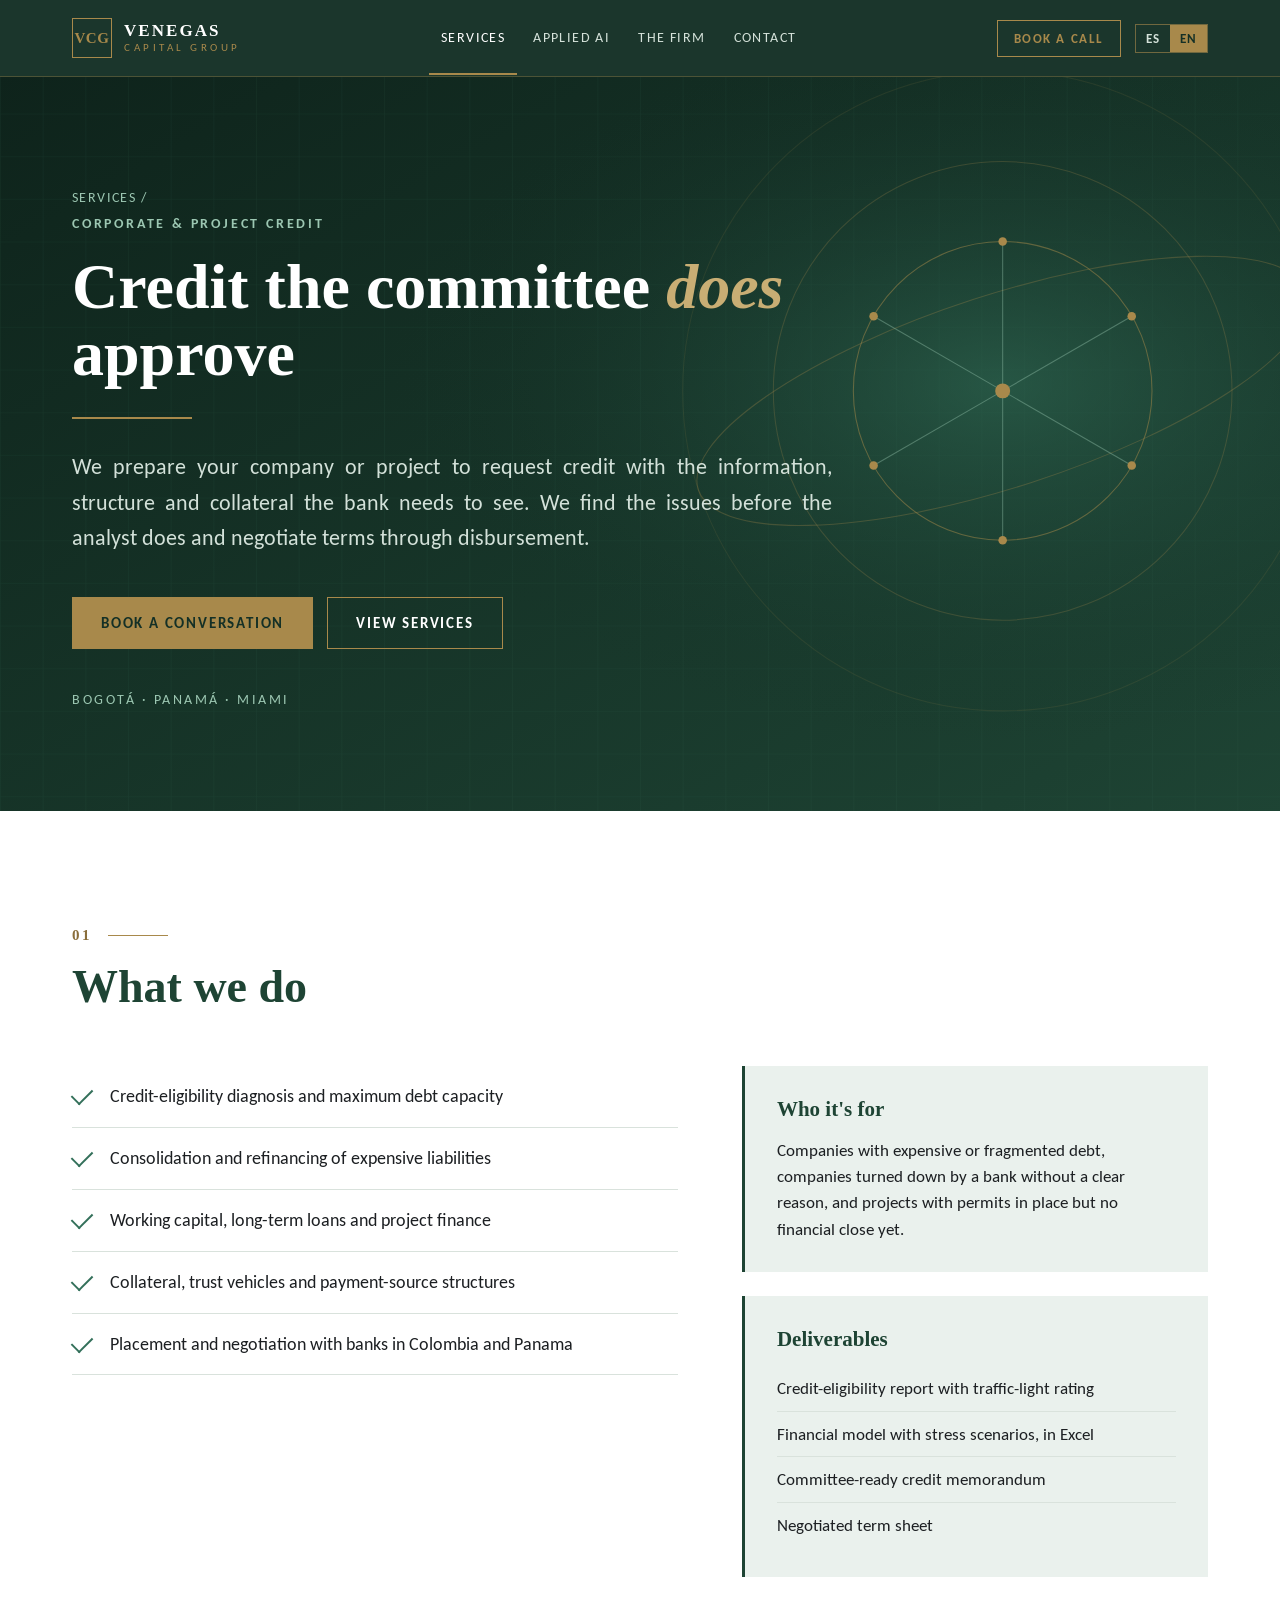
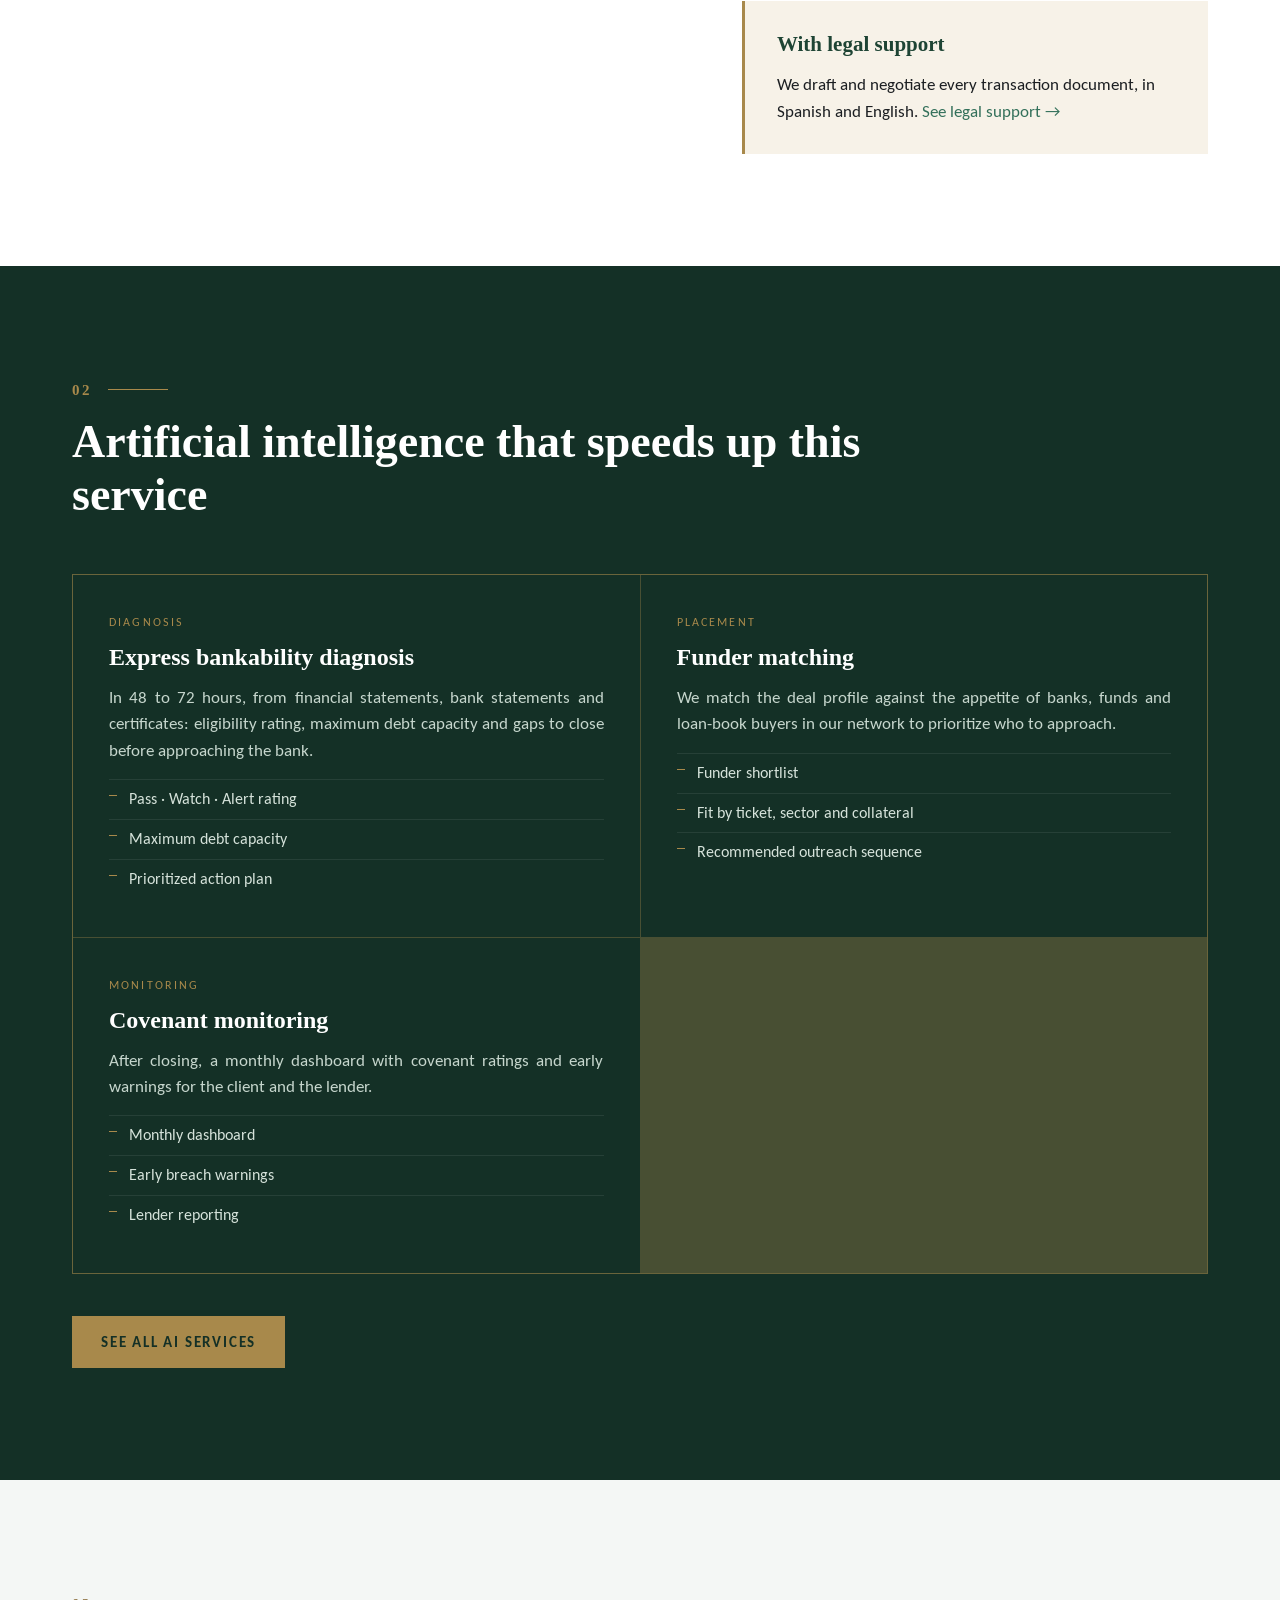
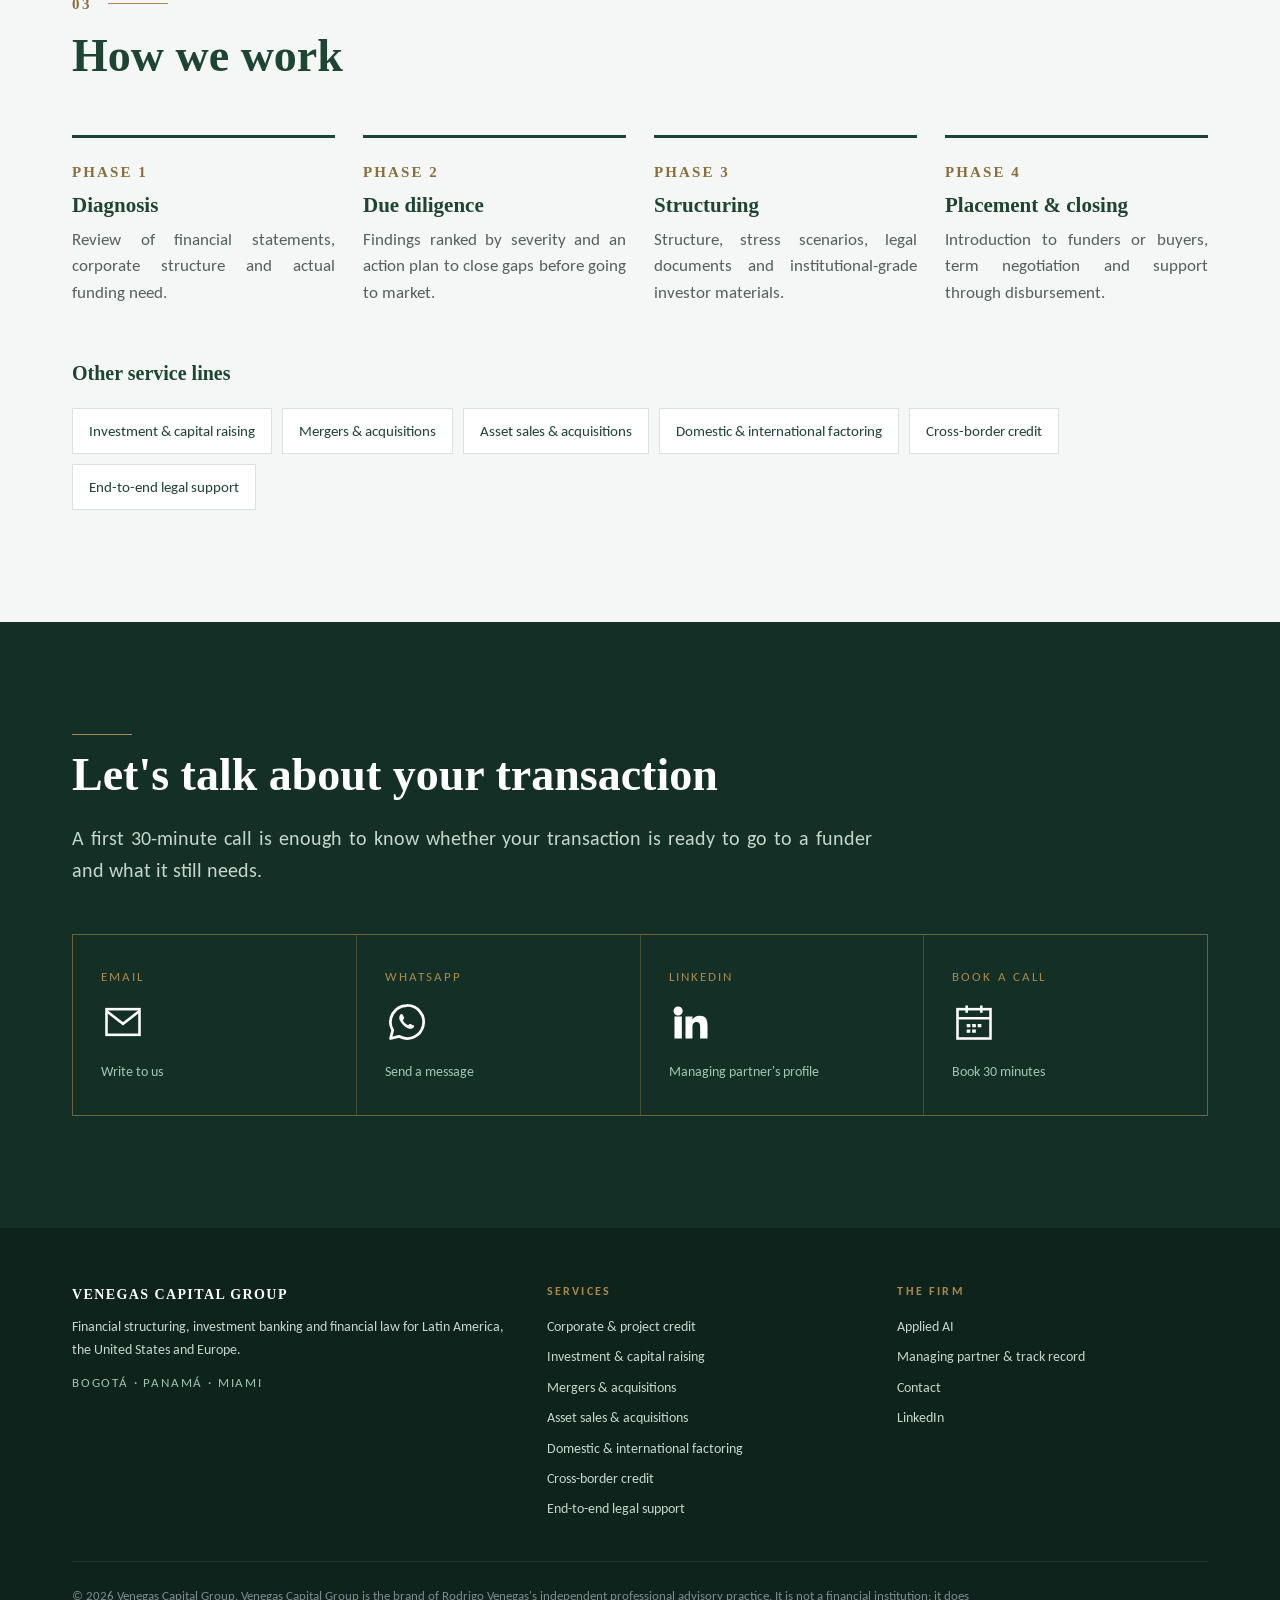
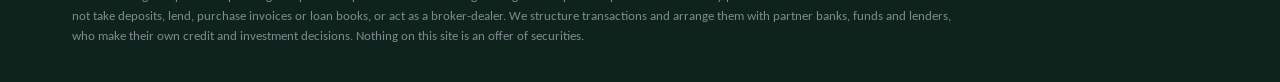
<file: servicios/credito/index.html>
<!DOCTYPE html>
<html lang="es" data-lang="es" data-title-es="Crédito corporativo y de proyectos · Venegas Capital Group" data-title-en="Corporate & project credit · Venegas Capital Group">
<head>
<meta charset="utf-8">
<meta name="viewport" content="width=device-width, initial-scale=1">
<title>Crédito corporativo y de proyectos · Venegas Capital Group</title>
<meta name="description" content="Deuda senior, capital de trabajo, consolidación de pasivos y financiación de proyectos con banca en Colombia y Panamá.">
<link rel="canonical" href="https://venegascapitalgroup.com/servicios/credito/">
<meta property="og:title" content="Crédito corporativo y de proyectos · Venegas Capital Group">
<meta property="og:description" content="Deuda senior, capital de trabajo, consolidación de pasivos y financiación de proyectos con banca en Colombia y Panamá.">
<meta property="og:type" content="website">
<meta property="og:url" content="https://venegascapitalgroup.com/servicios/credito/">
<meta property="og:image" content="https://venegascapitalgroup.com/assets/og.png">
<meta property="og:locale" content="es_CO">
<meta property="og:locale:alternate" content="en_US">
<meta name="twitter:card" content="summary_large_image">
<meta name="theme-color" content="#143026">
<link rel="icon" href="data:image/svg+xml,%3Csvg xmlns='http://www.w3.org/2000/svg' viewBox='0 0 64 64'%3E%3Crect width='64' height='64' fill='%23143026'/%3E%3Ctext x='32' y='41' font-family='Georgia,serif' font-size='22' font-weight='bold' fill='%23A8894B' text-anchor='middle'%3EVCG%3C/text%3E%3C/svg%3E">
<link rel="preconnect" href="https://fonts.googleapis.com">
<link rel="preconnect" href="https://fonts.gstatic.com" crossorigin>
<link href="https://fonts.googleapis.com/css2?family=Carlito:ital,wght@0,400;0,700;1,400&display=swap" rel="stylesheet">
<link rel="stylesheet" href="/assets/styles.css">

</head>
<body>
<a class="skip" href="#main"><span class="es">Ir al contenido</span><span class="en">Skip to content</span></a>
<header class="nav">
  <div class="wrap">
    <a class="brand" href="/" aria-label="Venegas Capital Group"><span class="mono">VCG</span><span class="name">VENEGAS<small>CAPITAL GROUP</small></span></a>
    <ul class="menu">
      <li class="has-sub"><a href="/servicios/" aria-current="page"><span class="es">Servicios</span><span class="en">Services</span></a><ul class="sub"><li><a href="/servicios/credito/"><span class="es">Crédito corporativo y de proyectos</span><span class="en">Corporate & project credit</span></a></li><li><a href="/servicios/inversion/"><span class="es">Inversión y levantamiento de capital</span><span class="en">Investment & capital raising</span></a></li><li><a href="/servicios/fusiones-adquisiciones/"><span class="es">Fusiones y adquisiciones</span><span class="en">Mergers & acquisitions</span></a></li><li><a href="/servicios/compraventa-activos/"><span class="es">Compraventa de activos</span><span class="en">Asset sales & acquisitions</span></a></li><li><a href="/servicios/factoring/"><span class="es">Factoring local e internacional</span><span class="en">Domestic & international factoring</span></a></li><li><a href="/servicios/credito-cross-border/"><span class="es">Crédito cross-border</span><span class="en">Cross-border credit</span></a></li><li><a href="/servicios/acompanamiento-legal/"><span class="es">Acompañamiento legal transversal</span><span class="en">End-to-end legal support</span></a></li></ul></li>
      <li><a href="/inteligencia-artificial/"><span class="es">IA aplicada</span><span class="en">Applied AI</span></a></li>
      <li><a href="/firma/"><span class="es">La firma</span><span class="en">The firm</span></a></li>
      <li><a href="/contacto/"><span class="es">Contacto</span><span class="en">Contact</span></a></li>
    </ul>
    <div class="right">
      <a class="nav-cta" href="https://meetings.hubspot.com/rodrigo578" target="_blank" rel="noopener"><span class="es">Agendar</span><span class="en">Book a call</span></a>
      <div class="lang" role="group" aria-label="Idioma / Language"><button type="button" data-set="es" aria-pressed="true">ES</button><button type="button" data-set="en" aria-pressed="false">EN</button></div>
      <button class="burger" type="button" aria-label="Menú" aria-expanded="false"><svg viewBox="0 0 24 24" width="22" height="22" fill="none" stroke="currentColor" stroke-width="1.8"><path d="M3 6h18M3 12h18M3 18h18"/></svg></button>
    </div>
  </div>
</header>
<main id="main">
<section class="hero page">
  <svg class="bg" viewBox="0 0 1200 700" preserveAspectRatio="xMidYMid slice" aria-hidden="true">
  <defs>
    <linearGradient id="g1" x1="0" y1="0" x2="1" y2="1"><stop offset="0" stop-color="#0E231B"/><stop offset="1" stop-color="#1E4434"/></linearGradient>
    <radialGradient id="glow" cx="78%" cy="42%" r="48%"><stop offset="0" stop-color="#33705A" stop-opacity=".55"/><stop offset="1" stop-color="#143026" stop-opacity="0"/></radialGradient>
    <pattern id="grid" width="40" height="40" patternUnits="userSpaceOnUse"><path d="M40 0H0V40" fill="none" stroke="#33705A" stroke-opacity=".16" stroke-width="1"/></pattern>
  </defs>
  <rect width="1200" height="700" fill="url(#g1)"/><rect width="1200" height="700" fill="url(#grid)"/><rect width="1200" height="700" fill="url(#glow)"/>
  <g fill="none" stroke="#A8894B" stroke-opacity=".5">
    <circle cx="940" cy="300" r="140"/><circle cx="940" cy="300" r="215" stroke-opacity=".25"/><circle cx="940" cy="300" r="300" stroke-opacity=".12"/>
    <ellipse cx="940" cy="300" rx="300" ry="90" stroke-opacity=".3" transform="rotate(-18 940 300)"/>
  </g>
  <g stroke="#9CC7B2" stroke-opacity=".4"><line x1="940" y1="300" x2="940" y2="160"/><line x1="940" y1="300" x2="1061" y2="230"/><line x1="940" y1="300" x2="1061" y2="370"/><line x1="940" y1="300" x2="940" y2="440"/><line x1="940" y1="300" x2="819" y2="370"/><line x1="940" y1="300" x2="819" y2="230"/></g>
  <g fill="#A8894B"><circle cx="940" cy="300" r="7"/><circle cx="940" cy="160" r="4"/><circle cx="1061" cy="230" r="4"/><circle cx="1061" cy="370" r="4"/><circle cx="940" cy="440" r="4"/><circle cx="819" cy="370" r="4"/><circle cx="819" cy="230" r="4"/></g>
</svg>
  <div class="wrap">
    <div class="crumbs"><a href="/servicios/"><span class="es">Servicios</span><span class="en">Services</span></a> /</div>
    <div class="kicker"><span class="es">Crédito corporativo y de proyectos</span><span class="en">Corporate & project credit</span></div>
    <h1><span class="es">Crédito que el comité <em>sí</em> aprueba</span><span class="en">Credit the committee <em>does</em> approve</span></h1>
    <div class="filete"></div>
    <p class="es lead">Preparamos su empresa o su proyecto para pedir crédito con la información, la estructura y las garantías que el banco necesita ver. Identificamos los problemas antes que el analista y negociamos los términos hasta el desembolso.</p><p class="en lead">We prepare your company or project to request credit with the information, structure and collateral the bank needs to see. We find the issues before the analyst does and negotiate terms through disbursement.</p>
    <div class="cta">
      <a class="btn primary" href="https://meetings.hubspot.com/rodrigo578" target="_blank" rel="noopener"><span class="es">Agendar una conversación</span><span class="en">Book a conversation</span></a>
      <a class="btn ghost" href="/servicios/"><span class="es">Ver servicios</span><span class="en">View services</span></a>
    </div>
    <div class="loc">Bogotá · Panamá · Miami</div>
  </div>
</section><section class="block ">
  <div class="wrap">
    <div class="band"><span class="num">01</span><span class="rule"></span></div>
    <h2><span class="es">Qué hacemos</span><span class="en">What we do</span></h2>
    
    <div class="two">
      <div>
        <ul class="checks"><li><span class="es">Diagnóstico de elegibilidad crediticia y capacidad máxima de deuda</span><span class="en">Credit-eligibility diagnosis and maximum debt capacity</span></li><li><span class="es">Consolidación y sustitución de pasivos costosos</span><span class="en">Consolidation and refinancing of expensive liabilities</span></li><li><span class="es">Capital de trabajo, crédito de largo plazo y project finance</span><span class="en">Working capital, long-term loans and project finance</span></li><li><span class="es">Garantías, fiducias y estructuras de fuente de pago</span><span class="en">Collateral, trust vehicles and payment-source structures</span></li><li><span class="es">Presentación y negociación ante banca en Colombia y Panamá</span><span class="en">Placement and negotiation with banks in Colombia and Panama</span></li></ul>
        
      </div>
      <div>
        <div class="panel"><h3><span class="es">Para quién</span><span class="en">Who it's for</span></h3><p style="font-size:16.5px"><span class="es">Empresas con deuda cara o fragmentada, empresas a las que el banco les negó el crédito sin explicar por qué y proyectos con licencias avanzadas que todavía no tienen cierre financiero.</span><span class="en">Companies with expensive or fragmented debt, companies turned down by a bank without a clear reason, and projects with permits in place but no financial close yet.</span></p></div>
        <div class="panel"><h3><span class="es">Entregables</span><span class="en">Deliverables</span></h3><ul><li><span class="es">Informe de elegibilidad crediticia con semáforo</span><span class="en">Credit-eligibility report with traffic-light rating</span></li><li><span class="es">Modelo financiero con escenarios de estrés, en Excel</span><span class="en">Financial model with stress scenarios, in Excel</span></li><li><span class="es">Memorando de crédito listo para comité</span><span class="en">Committee-ready credit memorandum</span></li><li><span class="es">Term sheet negociado</span><span class="en">Negotiated term sheet</span></li></ul></div>
        <div class="panel gold"><h3><span class="es">Con acompañamiento legal</span><span class="en">With legal support</span></h3><p style="font-size:16.5px"><span class="es">Redactamos y negociamos todos los documentos de la operación, en español e inglés.</span><span class="en">We draft and negotiate every transaction document, in Spanish and English.</span> <a href="/servicios/acompanamiento-legal/"><span class="es">Ver acompañamiento legal →</span><span class="en">See legal support →</span></a></p></div>
      </div>
    </div>
  </div>
</section><section class="block dark">
  <div class="wrap">
    <div class="band"><span class="num">02</span><span class="rule"></span></div>
    <h2><span class="es">Inteligencia artificial que acelera este servicio</span><span class="en">Artificial intelligence that speeds up this service</span></h2>
    
    <div class="ai-grid"><div class="ai"><div class="tag"><span class="es">Diagnóstico</span><span class="en">Diagnosis</span></div><h3><span class="es">Diagnóstico de bancabilidad exprés</span><span class="en">Express bankability diagnosis</span></h3><p><span class="es">En 48 a 72 horas, a partir de estados financieros, extractos y certificados: semáforo de elegibilidad, capacidad máxima de deuda y brechas a cerrar antes de ir al banco.</span><span class="en">In 48 to 72 hours, from financial statements, bank statements and certificates: eligibility rating, maximum debt capacity and gaps to close before approaching the bank.</span></p><ul><li><span class="es">Semáforo Cumple · Vigilar · Alerta</span><span class="en">Pass · Watch · Alert rating</span></li><li><span class="es">Capacidad máxima de deuda</span><span class="en">Maximum debt capacity</span></li><li><span class="es">Plan de acción priorizado</span><span class="en">Prioritized action plan</span></li></ul></div><div class="ai"><div class="tag"><span class="es">Colocación</span><span class="en">Placement</span></div><h3><span class="es">Matching de fondeadores</span><span class="en">Funder matching</span></h3><p><span class="es">Cruzamos el perfil de la operación con el apetito de bancos, fondos y compradores de cartera de nuestra red para priorizar a quién presentarla.</span><span class="en">We match the deal profile against the appetite of banks, funds and loan-book buyers in our network to prioritize who to approach.</span></p><ul><li><span class="es">Lista corta de fondeadores</span><span class="en">Funder shortlist</span></li><li><span class="es">Encaje por ticket, sector y garantías</span><span class="en">Fit by ticket, sector and collateral</span></li><li><span class="es">Orden de acercamiento recomendado</span><span class="en">Recommended outreach sequence</span></li></ul></div><div class="ai"><div class="tag"><span class="es">Seguimiento</span><span class="en">Monitoring</span></div><h3><span class="es">Monitoreo de covenants</span><span class="en">Covenant monitoring</span></h3><p><span class="es">Después del cierre, un tablero mensual con semáforo de covenants y alertas tempranas para el cliente y el fondeador.</span><span class="en">After closing, a monthly dashboard with covenant ratings and early warnings for the client and the lender.</span></p><ul><li><span class="es">Tablero mensual</span><span class="en">Monthly dashboard</span></li><li><span class="es">Alertas tempranas de incumplimiento</span><span class="en">Early breach warnings</span></li><li><span class="es">Reporte para el fondeador</span><span class="en">Lender reporting</span></li></ul></div></div><div class="cta"><a class="btn primary" href="/inteligencia-artificial/"><span class="es">Ver todos los servicios con IA</span><span class="en">See all AI services</span></a></div>
  </div>
</section><section class="block alt">
  <div class="wrap">
    <div class="band"><span class="num">03</span><span class="rule"></span></div>
    <h2><span class="es">Cómo trabajamos</span><span class="en">How we work</span></h2>
    
    <div class="steps"><div class="step"><div class="n"><span class="es">FASE 1</span><span class="en">PHASE 1</span></div><h3><span class="es">Diagnóstico</span><span class="en">Diagnosis</span></h3><p><span class="es">Lectura de estados financieros, estructura societaria y necesidad real de financiación.</span><span class="en">Review of financial statements, corporate structure and actual funding need.</span></p></div><div class="step"><div class="n"><span class="es">FASE 2</span><span class="en">PHASE 2</span></div><h3>Due diligence</h3><p><span class="es">Hallazgos priorizados por severidad y plan de acción para cerrar brechas antes de ir al mercado.</span><span class="en">Findings ranked by severity and an action plan to close gaps before going to market.</span></p></div><div class="step"><div class="n"><span class="es">FASE 3</span><span class="en">PHASE 3</span></div><h3><span class="es">Estructuración</span><span class="en">Structuring</span></h3><p><span class="es">Estructura, escenarios de estrés, documentos legales y material para inversionistas de estándar institucional.</span><span class="en">Structure, stress scenarios, legal documents and institutional-grade investor materials.</span></p></div><div class="step"><div class="n"><span class="es">FASE 4</span><span class="en">PHASE 4</span></div><h3><span class="es">Colocación y cierre</span><span class="en">Placement & closing</span></h3><p><span class="es">Presentación a fondeadores o compradores, negociación de términos y acompañamiento hasta el desembolso.</span><span class="en">Introduction to funders or buyers, term negotiation and support through disbursement.</span></p></div></div><h3 style="margin-top:56px;font-size:20px"><span class="es">Otras líneas de servicio</span><span class="en">Other service lines</span></h3><div class="related"><a href="/servicios/inversion/"><span class="es">Inversión y levantamiento de capital</span><span class="en">Investment & capital raising</span></a><a href="/servicios/fusiones-adquisiciones/"><span class="es">Fusiones y adquisiciones</span><span class="en">Mergers & acquisitions</span></a><a href="/servicios/compraventa-activos/"><span class="es">Compraventa de activos</span><span class="en">Asset sales & acquisitions</span></a><a href="/servicios/factoring/"><span class="es">Factoring local e internacional</span><span class="en">Domestic & international factoring</span></a><a href="/servicios/credito-cross-border/"><span class="es">Crédito cross-border</span><span class="en">Cross-border credit</span></a><a href="/servicios/acompanamiento-legal/"><span class="es">Acompañamiento legal transversal</span><span class="en">End-to-end legal support</span></a></div>
  </div>
</section><section class="block contact">
  <div class="wrap">
    <div class="band"><span class="rule"></span></div>
    <h2><span class="es">Conversemos sobre su operación</span><span class="en">Let's talk about your transaction</span></h2>
    <p class="es intro">Una primera llamada de 30 minutos basta para saber si su operación está lista para presentarse a un fondeador y qué le falta.</p><p class="en intro">A first 30-minute call is enough to know whether your transaction is ready to go to a funder and what it still needs.</p>
    <div class="contact-grid">
      <a class="js-mail" href="/contacto/" data-u="rodrigovenegasmortigo" data-d="gmail.com" aria-label="Email"><small>Email</small><span class="ci"><svg viewBox="0 0 24 24" width="44" height="44" fill="none" stroke="currentColor" stroke-width="1.4" aria-hidden="true"><rect x="3" y="5" width="18" height="14"/><path d="M3 6l9 7 9-7"/></svg></span><em><span class="es">Escríbanos</span><span class="en">Write to us</span></em></a>
      <a class="js-wa" href="/contacto/" data-n="573155446661" target="_blank" rel="noopener" aria-label="WhatsApp"><small>WhatsApp</small><span class="ci"><svg viewBox="0 0 24 24" width="44" height="44" fill="none" stroke="currentColor" stroke-width="1.5" stroke-linejoin="round" aria-hidden="true"><path d="M12 3a9 9 0 00-7.8 13.5L3 21l4.6-1.2A9 9 0 1012 3z"/><path d="M8.6 7.8c.3-.3.8-.3 1 .1l.8 1.7c.1.3 0 .6-.2.8l-.5.5c.6 1.3 1.6 2.3 2.9 2.9l.5-.5c.2-.2.5-.3.8-.2l1.7.8c.4.2.4.7.1 1-.9.9-2.2 1.1-3.3.5a9.4 9.4 0 01-4.3-4.3c-.6-1.1-.4-2.4.5-3.3z" fill="currentColor" stroke="none"/></svg></span><em><span class="es">Enviar mensaje</span><span class="en">Send a message</span></em></a>
      <a href="https://www.linkedin.com/in/rodvenegas/" target="_blank" rel="noopener" aria-label="LinkedIn"><small>LinkedIn</small><span class="ci"><svg viewBox="0 0 24 24" width="44" height="44" fill="currentColor" aria-hidden="true"><path d="M4.98 3.5a2.5 2.5 0 11-.02 5 2.5 2.5 0 01.02-5zM3 9h4v12H3zM9 9h3.8v1.7h.05c.53-1 1.83-2.05 3.77-2.05C20.6 8.65 21 11.2 21 14.5V21h-4v-5.8c0-1.4-.03-3.2-1.95-3.2-1.95 0-2.25 1.5-2.25 3.1V21H9z"/></svg></span><em><span class="es">Perfil del socio director</span><span class="en">Managing partner's profile</span></em></a>
      <a href="https://meetings.hubspot.com/rodrigo578" target="_blank" rel="noopener"><small><span class="es">Agendar llamada</span><span class="en">Book a call</span></small><span class="ci"><svg viewBox="0 0 24 24" width="44" height="44" fill="none" stroke="currentColor" stroke-width="1.4" aria-hidden="true"><rect x="3" y="5" width="18" height="16"/><path d="M3 10h18M8 3v4M16 3v4"/><path d="M8 14h2M11 14h2M14 14h2M8 17h2M11 17h2" stroke-width="1.8"/></svg></span><em><span class="es">Reservar 30 minutos</span><span class="en">Book 30 minutes</span></em></a>
    </div>
  </div>
</section>
</main>
<footer class="foot">
  <div class="wrap">
    <div class="foot-grid">
      <div>
        <b>VENEGAS CAPITAL GROUP</b>
        <p style="margin-top:10px;color:#C6D6CD"><span class="es">Estructuración financiera, banca de inversión y derecho financiero para Latinoamérica, Estados Unidos y Europa.</span><span class="en">Financial structuring, investment banking and financial law for Latin America, the United States and Europe.</span></p>
        <p style="margin-top:12px;letter-spacing:.14em;text-transform:uppercase;font-size:13px;color:var(--menta)">Bogotá · Panamá · Miami</p>
      </div>
      <div><h4><span class="es">Servicios</span><span class="en">Services</span></h4><ul><li><a href="/servicios/credito/"><span class="es">Crédito corporativo y de proyectos</span><span class="en">Corporate & project credit</span></a></li><li><a href="/servicios/inversion/"><span class="es">Inversión y levantamiento de capital</span><span class="en">Investment & capital raising</span></a></li><li><a href="/servicios/fusiones-adquisiciones/"><span class="es">Fusiones y adquisiciones</span><span class="en">Mergers & acquisitions</span></a></li><li><a href="/servicios/compraventa-activos/"><span class="es">Compraventa de activos</span><span class="en">Asset sales & acquisitions</span></a></li><li><a href="/servicios/factoring/"><span class="es">Factoring local e internacional</span><span class="en">Domestic & international factoring</span></a></li><li><a href="/servicios/credito-cross-border/"><span class="es">Crédito cross-border</span><span class="en">Cross-border credit</span></a></li><li><a href="/servicios/acompanamiento-legal/"><span class="es">Acompañamiento legal transversal</span><span class="en">End-to-end legal support</span></a></li></ul></div>
      <div><h4><span class="es">La firma</span><span class="en">The firm</span></h4><ul>
        <li><a href="/inteligencia-artificial/"><span class="es">IA aplicada</span><span class="en">Applied AI</span></a></li>
        <li><a href="/firma/"><span class="es">Socio director y trayectoria</span><span class="en">Managing partner & track record</span></a></li>
        <li><a href="/contacto/"><span class="es">Contacto</span><span class="en">Contact</span></a></li>
        <li><a href="https://www.linkedin.com/in/rodvenegas/" target="_blank" rel="noopener">LinkedIn</a></li>
      </ul></div>
    </div>
    <p class="disc">© <span class="yr">2026</span> Venegas Capital Group. <span class="es">Venegas Capital Group es la marca de la práctica de asesoría profesional independiente de Rodrigo Venegas. No es una entidad financiera: no capta recursos del público, no otorga crédito, no compra facturas ni cartera y no realiza intermediación de valores. Estructuramos las operaciones y las gestionamos ante bancos, fondos y fondeadores aliados, que toman sus propias decisiones de crédito e inversión. Nada en este sitio constituye una oferta de valores.</span><span class="en">Venegas Capital Group is the brand of Rodrigo Venegas's independent professional advisory practice. It is not a financial institution: it does not take deposits, lend, purchase invoices or loan books, or act as a broker-dealer. We structure transactions and arrange them with partner banks, funds and lenders, who make their own credit and investment decisions. Nothing on this site is an offer of securities.</span></p>
  </div>
</footer>
<script src="/assets/site.js"></script>
</body>
</html>
</file>
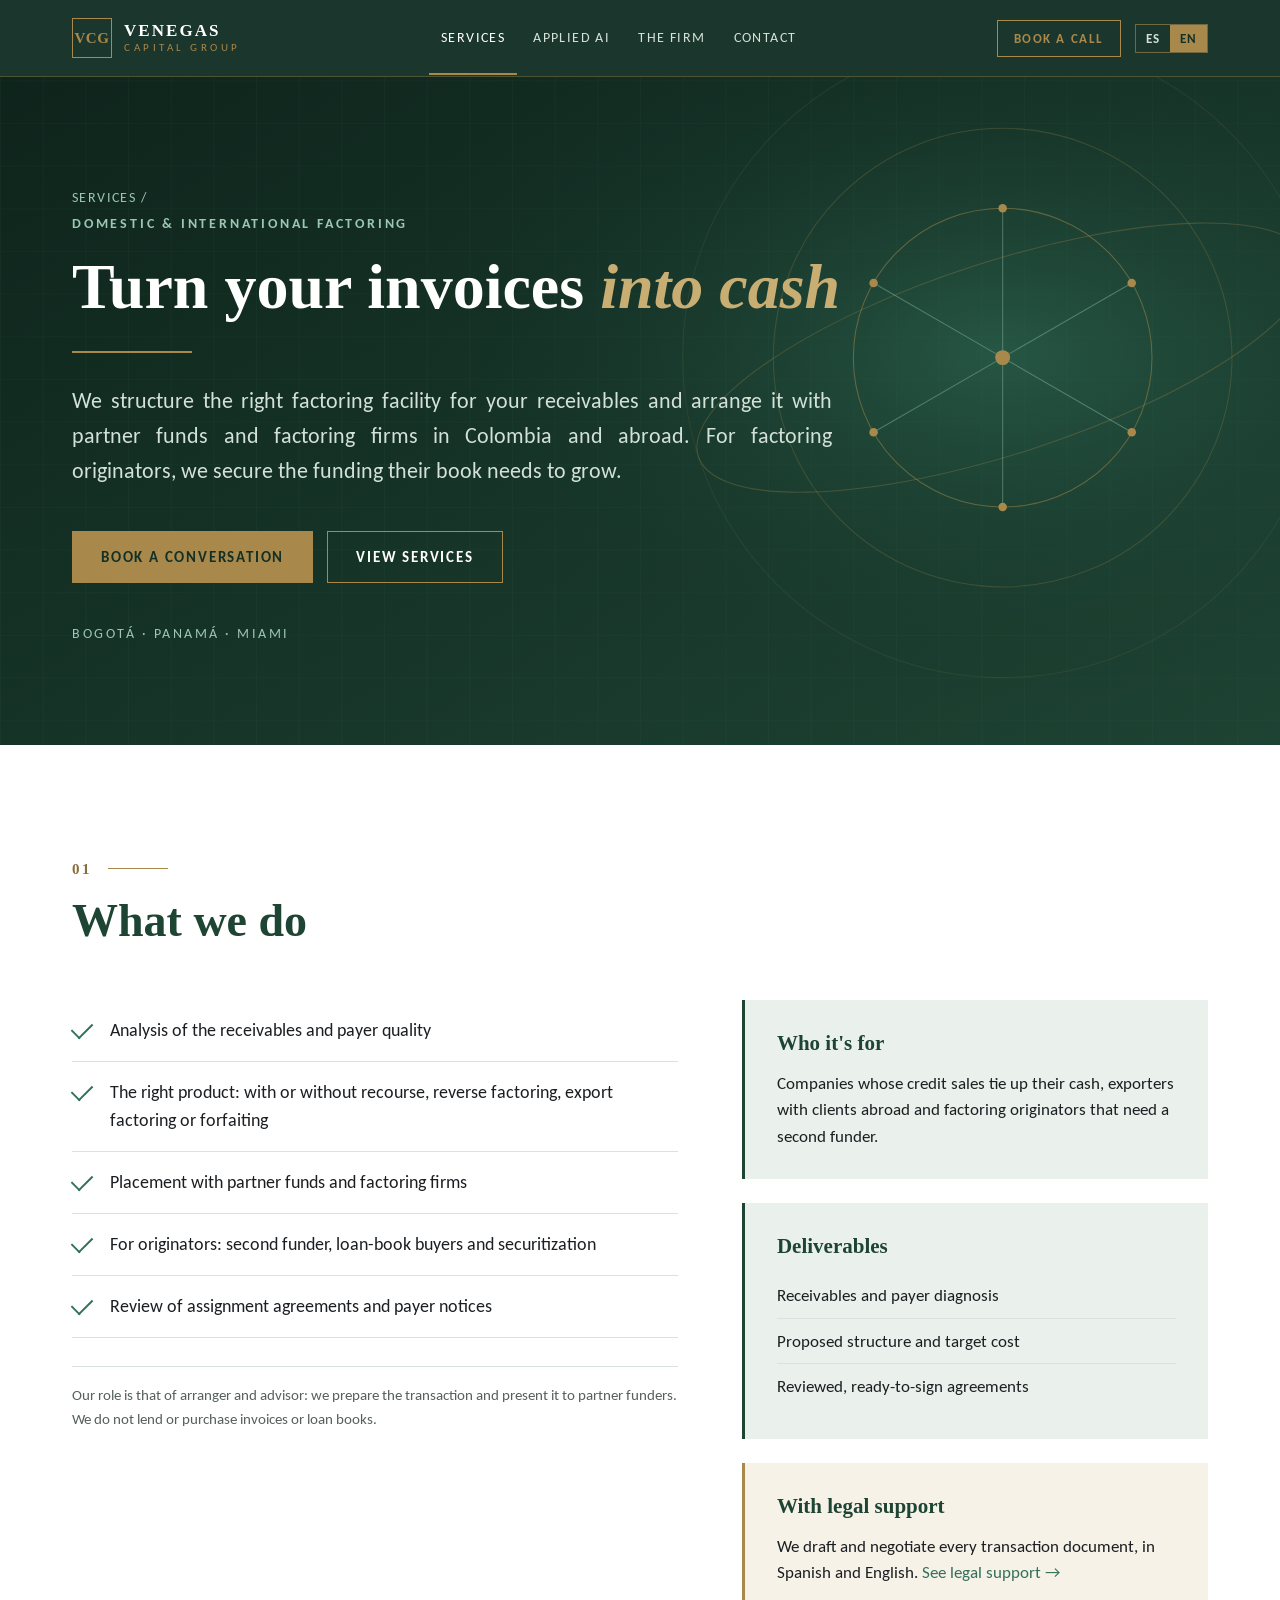
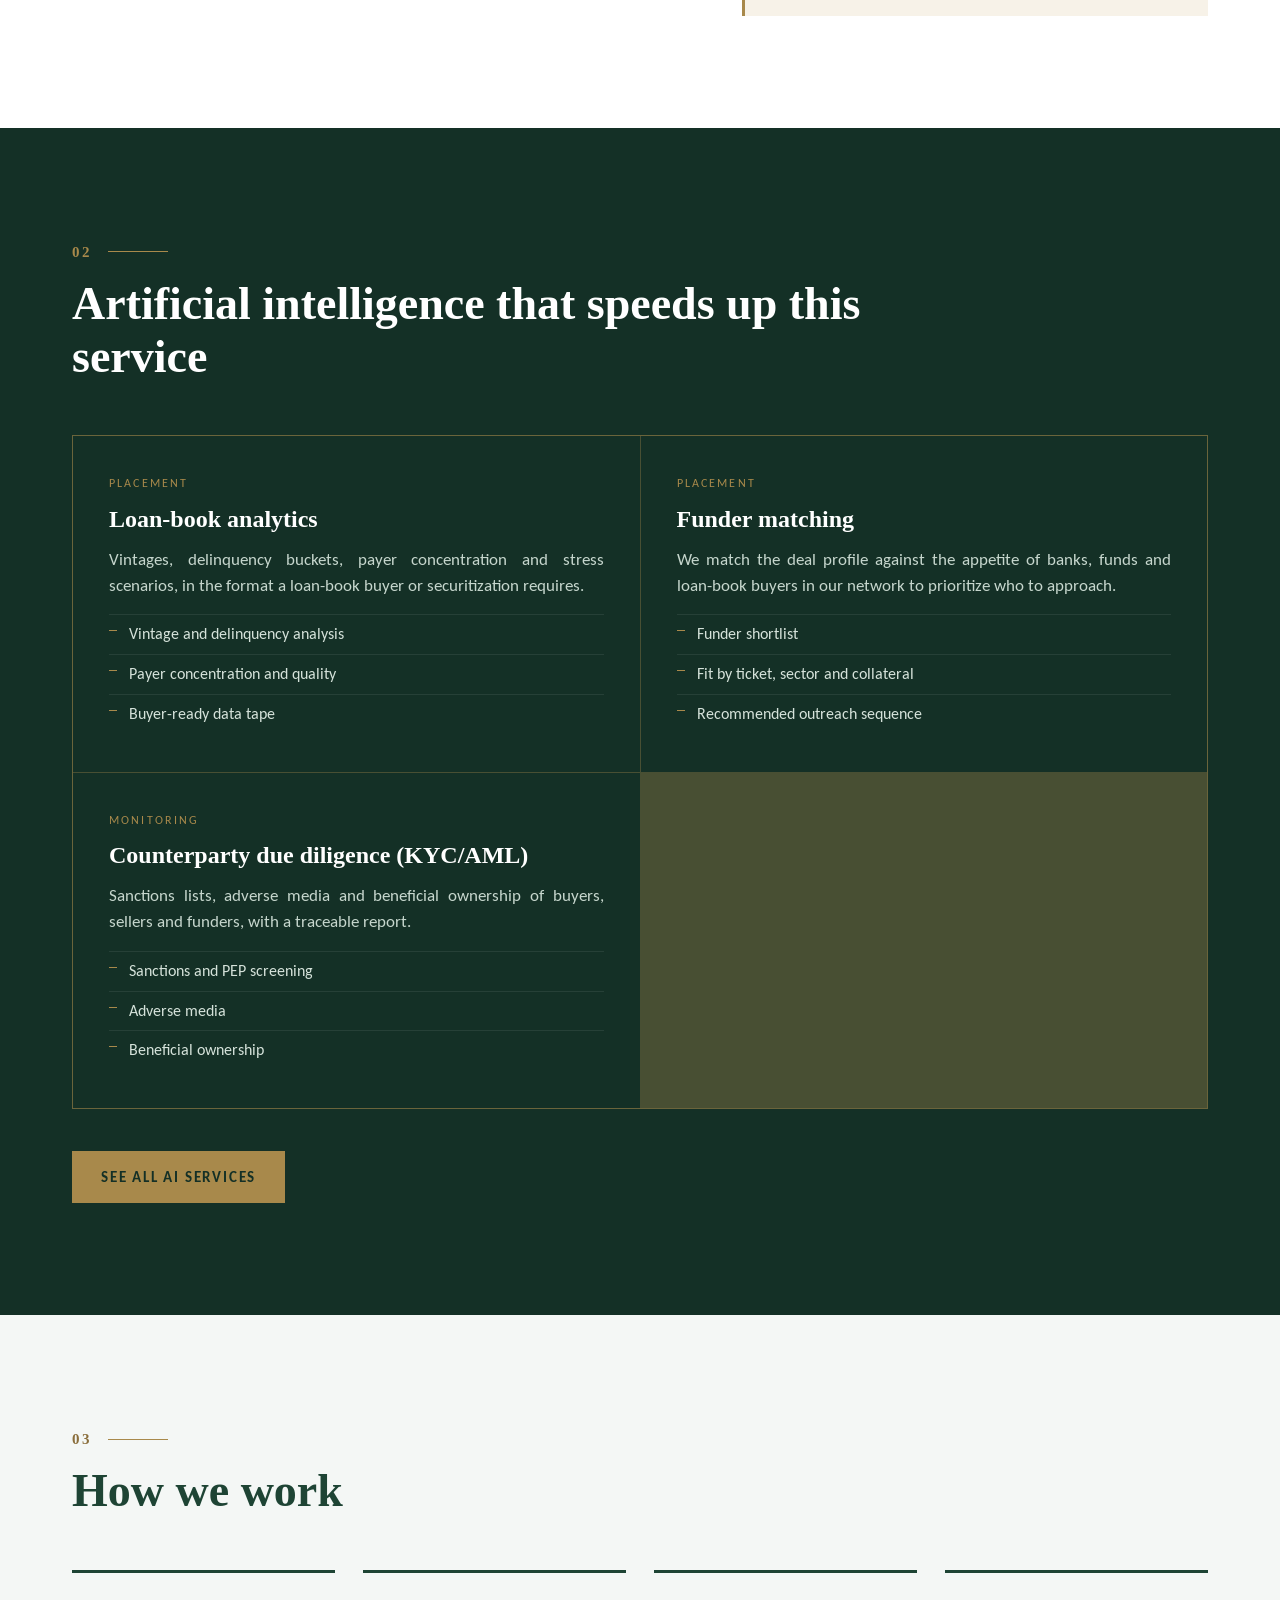
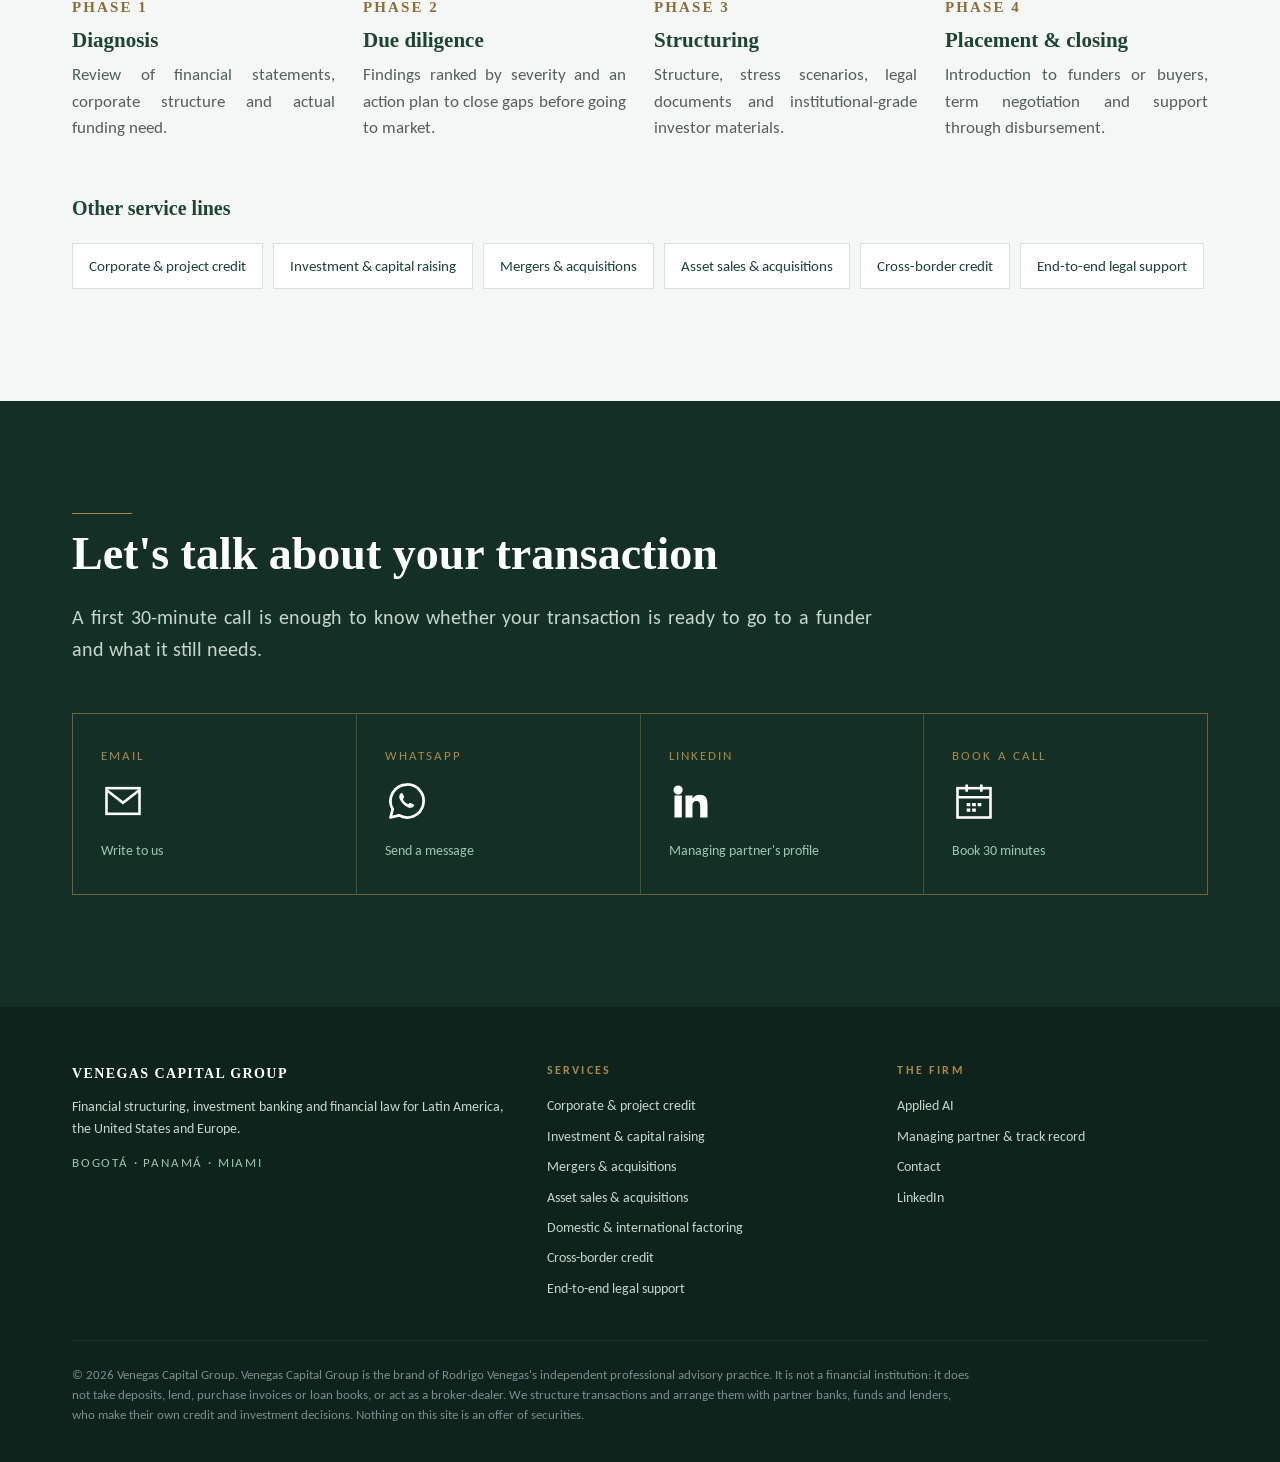
<file: servicios/factoring/index.html>
<!DOCTYPE html>
<html lang="es" data-lang="es" data-title-es="Factoring local e internacional · Venegas Capital Group" data-title-en="Domestic & international factoring · Venegas Capital Group">
<head>
<meta charset="utf-8">
<meta name="viewport" content="width=device-width, initial-scale=1">
<title>Factoring local e internacional · Venegas Capital Group</title>
<meta name="description" content="Liquidez sobre cuentas por cobrar en Colombia y en el exterior: factoring, confirming y financiación de exportaciones.">
<link rel="canonical" href="https://venegascapitalgroup.com/servicios/factoring/">
<meta property="og:title" content="Factoring local e internacional · Venegas Capital Group">
<meta property="og:description" content="Liquidez sobre cuentas por cobrar en Colombia y en el exterior: factoring, confirming y financiación de exportaciones.">
<meta property="og:type" content="website">
<meta property="og:url" content="https://venegascapitalgroup.com/servicios/factoring/">
<meta property="og:image" content="https://venegascapitalgroup.com/assets/og.png">
<meta property="og:locale" content="es_CO">
<meta property="og:locale:alternate" content="en_US">
<meta name="twitter:card" content="summary_large_image">
<meta name="theme-color" content="#143026">
<link rel="icon" href="data:image/svg+xml,%3Csvg xmlns='http://www.w3.org/2000/svg' viewBox='0 0 64 64'%3E%3Crect width='64' height='64' fill='%23143026'/%3E%3Ctext x='32' y='41' font-family='Georgia,serif' font-size='22' font-weight='bold' fill='%23A8894B' text-anchor='middle'%3EVCG%3C/text%3E%3C/svg%3E">
<link rel="preconnect" href="https://fonts.googleapis.com">
<link rel="preconnect" href="https://fonts.gstatic.com" crossorigin>
<link href="https://fonts.googleapis.com/css2?family=Carlito:ital,wght@0,400;0,700;1,400&display=swap" rel="stylesheet">
<link rel="stylesheet" href="/assets/styles.css">

</head>
<body>
<a class="skip" href="#main"><span class="es">Ir al contenido</span><span class="en">Skip to content</span></a>
<header class="nav">
  <div class="wrap">
    <a class="brand" href="/" aria-label="Venegas Capital Group"><span class="mono">VCG</span><span class="name">VENEGAS<small>CAPITAL GROUP</small></span></a>
    <ul class="menu">
      <li class="has-sub"><a href="/servicios/" aria-current="page"><span class="es">Servicios</span><span class="en">Services</span></a><ul class="sub"><li><a href="/servicios/credito/"><span class="es">Crédito corporativo y de proyectos</span><span class="en">Corporate & project credit</span></a></li><li><a href="/servicios/inversion/"><span class="es">Inversión y levantamiento de capital</span><span class="en">Investment & capital raising</span></a></li><li><a href="/servicios/fusiones-adquisiciones/"><span class="es">Fusiones y adquisiciones</span><span class="en">Mergers & acquisitions</span></a></li><li><a href="/servicios/compraventa-activos/"><span class="es">Compraventa de activos</span><span class="en">Asset sales & acquisitions</span></a></li><li><a href="/servicios/factoring/"><span class="es">Factoring local e internacional</span><span class="en">Domestic & international factoring</span></a></li><li><a href="/servicios/credito-cross-border/"><span class="es">Crédito cross-border</span><span class="en">Cross-border credit</span></a></li><li><a href="/servicios/acompanamiento-legal/"><span class="es">Acompañamiento legal transversal</span><span class="en">End-to-end legal support</span></a></li></ul></li>
      <li><a href="/inteligencia-artificial/"><span class="es">IA aplicada</span><span class="en">Applied AI</span></a></li>
      <li><a href="/firma/"><span class="es">La firma</span><span class="en">The firm</span></a></li>
      <li><a href="/contacto/"><span class="es">Contacto</span><span class="en">Contact</span></a></li>
    </ul>
    <div class="right">
      <a class="nav-cta" href="https://meetings.hubspot.com/rodrigo578" target="_blank" rel="noopener"><span class="es">Agendar</span><span class="en">Book a call</span></a>
      <div class="lang" role="group" aria-label="Idioma / Language"><button type="button" data-set="es" aria-pressed="true">ES</button><button type="button" data-set="en" aria-pressed="false">EN</button></div>
      <button class="burger" type="button" aria-label="Menú" aria-expanded="false"><svg viewBox="0 0 24 24" width="22" height="22" fill="none" stroke="currentColor" stroke-width="1.8"><path d="M3 6h18M3 12h18M3 18h18"/></svg></button>
    </div>
  </div>
</header>
<main id="main">
<section class="hero page">
  <svg class="bg" viewBox="0 0 1200 700" preserveAspectRatio="xMidYMid slice" aria-hidden="true">
  <defs>
    <linearGradient id="g1" x1="0" y1="0" x2="1" y2="1"><stop offset="0" stop-color="#0E231B"/><stop offset="1" stop-color="#1E4434"/></linearGradient>
    <radialGradient id="glow" cx="78%" cy="42%" r="48%"><stop offset="0" stop-color="#33705A" stop-opacity=".55"/><stop offset="1" stop-color="#143026" stop-opacity="0"/></radialGradient>
    <pattern id="grid" width="40" height="40" patternUnits="userSpaceOnUse"><path d="M40 0H0V40" fill="none" stroke="#33705A" stroke-opacity=".16" stroke-width="1"/></pattern>
  </defs>
  <rect width="1200" height="700" fill="url(#g1)"/><rect width="1200" height="700" fill="url(#grid)"/><rect width="1200" height="700" fill="url(#glow)"/>
  <g fill="none" stroke="#A8894B" stroke-opacity=".5">
    <circle cx="940" cy="300" r="140"/><circle cx="940" cy="300" r="215" stroke-opacity=".25"/><circle cx="940" cy="300" r="300" stroke-opacity=".12"/>
    <ellipse cx="940" cy="300" rx="300" ry="90" stroke-opacity=".3" transform="rotate(-18 940 300)"/>
  </g>
  <g stroke="#9CC7B2" stroke-opacity=".4"><line x1="940" y1="300" x2="940" y2="160"/><line x1="940" y1="300" x2="1061" y2="230"/><line x1="940" y1="300" x2="1061" y2="370"/><line x1="940" y1="300" x2="940" y2="440"/><line x1="940" y1="300" x2="819" y2="370"/><line x1="940" y1="300" x2="819" y2="230"/></g>
  <g fill="#A8894B"><circle cx="940" cy="300" r="7"/><circle cx="940" cy="160" r="4"/><circle cx="1061" cy="230" r="4"/><circle cx="1061" cy="370" r="4"/><circle cx="940" cy="440" r="4"/><circle cx="819" cy="370" r="4"/><circle cx="819" cy="230" r="4"/></g>
</svg>
  <div class="wrap">
    <div class="crumbs"><a href="/servicios/"><span class="es">Servicios</span><span class="en">Services</span></a> /</div>
    <div class="kicker"><span class="es">Factoring local e internacional</span><span class="en">Domestic & international factoring</span></div>
    <h1><span class="es">Convierta sus facturas <em>en caja</em></span><span class="en">Turn your invoices <em>into cash</em></span></h1>
    <div class="filete"></div>
    <p class="es lead">Estructuramos la operación de factoring adecuada para su cartera y la gestionamos ante fondos y firmas de factoring aliadas, en Colombia y en el exterior. Para originadoras de factoring, conseguimos el fondeo que su cartera necesita para crecer.</p><p class="en lead">We structure the right factoring facility for your receivables and arrange it with partner funds and factoring firms in Colombia and abroad. For factoring originators, we secure the funding their book needs to grow.</p>
    <div class="cta">
      <a class="btn primary" href="https://meetings.hubspot.com/rodrigo578" target="_blank" rel="noopener"><span class="es">Agendar una conversación</span><span class="en">Book a conversation</span></a>
      <a class="btn ghost" href="/servicios/"><span class="es">Ver servicios</span><span class="en">View services</span></a>
    </div>
    <div class="loc">Bogotá · Panamá · Miami</div>
  </div>
</section><section class="block ">
  <div class="wrap">
    <div class="band"><span class="num">01</span><span class="rule"></span></div>
    <h2><span class="es">Qué hacemos</span><span class="en">What we do</span></h2>
    
    <div class="two">
      <div>
        <ul class="checks"><li><span class="es">Análisis de la cartera y de la calidad de los pagadores</span><span class="en">Analysis of the receivables and payer quality</span></li><li><span class="es">Modalidad adecuada: con o sin recurso, confirming, factoring de exportación o forfaiting</span><span class="en">The right product: with or without recourse, reverse factoring, export factoring or forfaiting</span></li><li><span class="es">Presentación a fondos y firmas de factoring aliadas</span><span class="en">Placement with partner funds and factoring firms</span></li><li><span class="es">Para originadoras: segundo fondeador, compradores de cartera y titularización</span><span class="en">For originators: second funder, loan-book buyers and securitization</span></li><li><span class="es">Revisión de contratos de cesión y notificación a pagadores</span><span class="en">Review of assignment agreements and payer notices</span></li></ul>
        <p class="note"><span class="es">Nuestro rol es de estructurador y gestor: preparamos la operación y la presentamos a fondeadores aliados. No otorgamos financiación ni compramos facturas o cartera.</span><span class="en">Our role is that of arranger and advisor: we prepare the transaction and present it to partner funders. We do not lend or purchase invoices or loan books.</span></p>
      </div>
      <div>
        <div class="panel"><h3><span class="es">Para quién</span><span class="en">Who it's for</span></h3><p style="font-size:16.5px"><span class="es">Empresas con ventas a crédito que inmovilizan su caja, exportadores con clientes en el exterior y originadoras de factoring que necesitan un segundo fondeador.</span><span class="en">Companies whose credit sales tie up their cash, exporters with clients abroad and factoring originators that need a second funder.</span></p></div>
        <div class="panel"><h3><span class="es">Entregables</span><span class="en">Deliverables</span></h3><ul><li><span class="es">Diagnóstico de cartera y pagadores</span><span class="en">Receivables and payer diagnosis</span></li><li><span class="es">Propuesta de estructura y costo objetivo</span><span class="en">Proposed structure and target cost</span></li><li><span class="es">Contratos revisados y listos para firma</span><span class="en">Reviewed, ready-to-sign agreements</span></li></ul></div>
        <div class="panel gold"><h3><span class="es">Con acompañamiento legal</span><span class="en">With legal support</span></h3><p style="font-size:16.5px"><span class="es">Redactamos y negociamos todos los documentos de la operación, en español e inglés.</span><span class="en">We draft and negotiate every transaction document, in Spanish and English.</span> <a href="/servicios/acompanamiento-legal/"><span class="es">Ver acompañamiento legal →</span><span class="en">See legal support →</span></a></p></div>
      </div>
    </div>
  </div>
</section><section class="block dark">
  <div class="wrap">
    <div class="band"><span class="num">02</span><span class="rule"></span></div>
    <h2><span class="es">Inteligencia artificial que acelera este servicio</span><span class="en">Artificial intelligence that speeds up this service</span></h2>
    
    <div class="ai-grid"><div class="ai"><div class="tag"><span class="es">Colocación</span><span class="en">Placement</span></div><h3><span class="es">Analítica de cartera</span><span class="en">Loan-book analytics</span></h3><p><span class="es">Cosechas, mora por tramo, concentración por pagador y escenarios de estrés, en el formato que pide un comprador de cartera o una titularización.</span><span class="en">Vintages, delinquency buckets, payer concentration and stress scenarios, in the format a loan-book buyer or securitization requires.</span></p><ul><li><span class="es">Análisis de cosechas y mora</span><span class="en">Vintage and delinquency analysis</span></li><li><span class="es">Concentración y calidad de pagadores</span><span class="en">Payer concentration and quality</span></li><li><span class="es">Cinta de datos lista para el comprador</span><span class="en">Buyer-ready data tape</span></li></ul></div><div class="ai"><div class="tag"><span class="es">Colocación</span><span class="en">Placement</span></div><h3><span class="es">Matching de fondeadores</span><span class="en">Funder matching</span></h3><p><span class="es">Cruzamos el perfil de la operación con el apetito de bancos, fondos y compradores de cartera de nuestra red para priorizar a quién presentarla.</span><span class="en">We match the deal profile against the appetite of banks, funds and loan-book buyers in our network to prioritize who to approach.</span></p><ul><li><span class="es">Lista corta de fondeadores</span><span class="en">Funder shortlist</span></li><li><span class="es">Encaje por ticket, sector y garantías</span><span class="en">Fit by ticket, sector and collateral</span></li><li><span class="es">Orden de acercamiento recomendado</span><span class="en">Recommended outreach sequence</span></li></ul></div><div class="ai"><div class="tag"><span class="es">Seguimiento</span><span class="en">Monitoring</span></div><h3><span class="es">Due diligence de contrapartes (KYC/AML)</span><span class="en">Counterparty due diligence (KYC/AML)</span></h3><p><span class="es">Listas restrictivas, medios adversos y beneficiario final de compradores, vendedores y fondeadores, con un informe trazable.</span><span class="en">Sanctions lists, adverse media and beneficial ownership of buyers, sellers and funders, with a traceable report.</span></p><ul><li><span class="es">Listas restrictivas y PEP</span><span class="en">Sanctions and PEP screening</span></li><li><span class="es">Medios adversos</span><span class="en">Adverse media</span></li><li><span class="es">Beneficiario final</span><span class="en">Beneficial ownership</span></li></ul></div></div><div class="cta"><a class="btn primary" href="/inteligencia-artificial/"><span class="es">Ver todos los servicios con IA</span><span class="en">See all AI services</span></a></div>
  </div>
</section><section class="block alt">
  <div class="wrap">
    <div class="band"><span class="num">03</span><span class="rule"></span></div>
    <h2><span class="es">Cómo trabajamos</span><span class="en">How we work</span></h2>
    
    <div class="steps"><div class="step"><div class="n"><span class="es">FASE 1</span><span class="en">PHASE 1</span></div><h3><span class="es">Diagnóstico</span><span class="en">Diagnosis</span></h3><p><span class="es">Lectura de estados financieros, estructura societaria y necesidad real de financiación.</span><span class="en">Review of financial statements, corporate structure and actual funding need.</span></p></div><div class="step"><div class="n"><span class="es">FASE 2</span><span class="en">PHASE 2</span></div><h3>Due diligence</h3><p><span class="es">Hallazgos priorizados por severidad y plan de acción para cerrar brechas antes de ir al mercado.</span><span class="en">Findings ranked by severity and an action plan to close gaps before going to market.</span></p></div><div class="step"><div class="n"><span class="es">FASE 3</span><span class="en">PHASE 3</span></div><h3><span class="es">Estructuración</span><span class="en">Structuring</span></h3><p><span class="es">Estructura, escenarios de estrés, documentos legales y material para inversionistas de estándar institucional.</span><span class="en">Structure, stress scenarios, legal documents and institutional-grade investor materials.</span></p></div><div class="step"><div class="n"><span class="es">FASE 4</span><span class="en">PHASE 4</span></div><h3><span class="es">Colocación y cierre</span><span class="en">Placement & closing</span></h3><p><span class="es">Presentación a fondeadores o compradores, negociación de términos y acompañamiento hasta el desembolso.</span><span class="en">Introduction to funders or buyers, term negotiation and support through disbursement.</span></p></div></div><h3 style="margin-top:56px;font-size:20px"><span class="es">Otras líneas de servicio</span><span class="en">Other service lines</span></h3><div class="related"><a href="/servicios/credito/"><span class="es">Crédito corporativo y de proyectos</span><span class="en">Corporate & project credit</span></a><a href="/servicios/inversion/"><span class="es">Inversión y levantamiento de capital</span><span class="en">Investment & capital raising</span></a><a href="/servicios/fusiones-adquisiciones/"><span class="es">Fusiones y adquisiciones</span><span class="en">Mergers & acquisitions</span></a><a href="/servicios/compraventa-activos/"><span class="es">Compraventa de activos</span><span class="en">Asset sales & acquisitions</span></a><a href="/servicios/credito-cross-border/"><span class="es">Crédito cross-border</span><span class="en">Cross-border credit</span></a><a href="/servicios/acompanamiento-legal/"><span class="es">Acompañamiento legal transversal</span><span class="en">End-to-end legal support</span></a></div>
  </div>
</section><section class="block contact">
  <div class="wrap">
    <div class="band"><span class="rule"></span></div>
    <h2><span class="es">Conversemos sobre su operación</span><span class="en">Let's talk about your transaction</span></h2>
    <p class="es intro">Una primera llamada de 30 minutos basta para saber si su operación está lista para presentarse a un fondeador y qué le falta.</p><p class="en intro">A first 30-minute call is enough to know whether your transaction is ready to go to a funder and what it still needs.</p>
    <div class="contact-grid">
      <a class="js-mail" href="/contacto/" data-u="rodrigovenegasmortigo" data-d="gmail.com" aria-label="Email"><small>Email</small><span class="ci"><svg viewBox="0 0 24 24" width="44" height="44" fill="none" stroke="currentColor" stroke-width="1.4" aria-hidden="true"><rect x="3" y="5" width="18" height="14"/><path d="M3 6l9 7 9-7"/></svg></span><em><span class="es">Escríbanos</span><span class="en">Write to us</span></em></a>
      <a class="js-wa" href="/contacto/" data-n="573155446661" target="_blank" rel="noopener" aria-label="WhatsApp"><small>WhatsApp</small><span class="ci"><svg viewBox="0 0 24 24" width="44" height="44" fill="none" stroke="currentColor" stroke-width="1.5" stroke-linejoin="round" aria-hidden="true"><path d="M12 3a9 9 0 00-7.8 13.5L3 21l4.6-1.2A9 9 0 1012 3z"/><path d="M8.6 7.8c.3-.3.8-.3 1 .1l.8 1.7c.1.3 0 .6-.2.8l-.5.5c.6 1.3 1.6 2.3 2.9 2.9l.5-.5c.2-.2.5-.3.8-.2l1.7.8c.4.2.4.7.1 1-.9.9-2.2 1.1-3.3.5a9.4 9.4 0 01-4.3-4.3c-.6-1.1-.4-2.4.5-3.3z" fill="currentColor" stroke="none"/></svg></span><em><span class="es">Enviar mensaje</span><span class="en">Send a message</span></em></a>
      <a href="https://www.linkedin.com/in/rodvenegas/" target="_blank" rel="noopener" aria-label="LinkedIn"><small>LinkedIn</small><span class="ci"><svg viewBox="0 0 24 24" width="44" height="44" fill="currentColor" aria-hidden="true"><path d="M4.98 3.5a2.5 2.5 0 11-.02 5 2.5 2.5 0 01.02-5zM3 9h4v12H3zM9 9h3.8v1.7h.05c.53-1 1.83-2.05 3.77-2.05C20.6 8.65 21 11.2 21 14.5V21h-4v-5.8c0-1.4-.03-3.2-1.95-3.2-1.95 0-2.25 1.5-2.25 3.1V21H9z"/></svg></span><em><span class="es">Perfil del socio director</span><span class="en">Managing partner's profile</span></em></a>
      <a href="https://meetings.hubspot.com/rodrigo578" target="_blank" rel="noopener"><small><span class="es">Agendar llamada</span><span class="en">Book a call</span></small><span class="ci"><svg viewBox="0 0 24 24" width="44" height="44" fill="none" stroke="currentColor" stroke-width="1.4" aria-hidden="true"><rect x="3" y="5" width="18" height="16"/><path d="M3 10h18M8 3v4M16 3v4"/><path d="M8 14h2M11 14h2M14 14h2M8 17h2M11 17h2" stroke-width="1.8"/></svg></span><em><span class="es">Reservar 30 minutos</span><span class="en">Book 30 minutes</span></em></a>
    </div>
  </div>
</section>
</main>
<footer class="foot">
  <div class="wrap">
    <div class="foot-grid">
      <div>
        <b>VENEGAS CAPITAL GROUP</b>
        <p style="margin-top:10px;color:#C6D6CD"><span class="es">Estructuración financiera, banca de inversión y derecho financiero para Latinoamérica, Estados Unidos y Europa.</span><span class="en">Financial structuring, investment banking and financial law for Latin America, the United States and Europe.</span></p>
        <p style="margin-top:12px;letter-spacing:.14em;text-transform:uppercase;font-size:13px;color:var(--menta)">Bogotá · Panamá · Miami</p>
      </div>
      <div><h4><span class="es">Servicios</span><span class="en">Services</span></h4><ul><li><a href="/servicios/credito/"><span class="es">Crédito corporativo y de proyectos</span><span class="en">Corporate & project credit</span></a></li><li><a href="/servicios/inversion/"><span class="es">Inversión y levantamiento de capital</span><span class="en">Investment & capital raising</span></a></li><li><a href="/servicios/fusiones-adquisiciones/"><span class="es">Fusiones y adquisiciones</span><span class="en">Mergers & acquisitions</span></a></li><li><a href="/servicios/compraventa-activos/"><span class="es">Compraventa de activos</span><span class="en">Asset sales & acquisitions</span></a></li><li><a href="/servicios/factoring/"><span class="es">Factoring local e internacional</span><span class="en">Domestic & international factoring</span></a></li><li><a href="/servicios/credito-cross-border/"><span class="es">Crédito cross-border</span><span class="en">Cross-border credit</span></a></li><li><a href="/servicios/acompanamiento-legal/"><span class="es">Acompañamiento legal transversal</span><span class="en">End-to-end legal support</span></a></li></ul></div>
      <div><h4><span class="es">La firma</span><span class="en">The firm</span></h4><ul>
        <li><a href="/inteligencia-artificial/"><span class="es">IA aplicada</span><span class="en">Applied AI</span></a></li>
        <li><a href="/firma/"><span class="es">Socio director y trayectoria</span><span class="en">Managing partner & track record</span></a></li>
        <li><a href="/contacto/"><span class="es">Contacto</span><span class="en">Contact</span></a></li>
        <li><a href="https://www.linkedin.com/in/rodvenegas/" target="_blank" rel="noopener">LinkedIn</a></li>
      </ul></div>
    </div>
    <p class="disc">© <span class="yr">2026</span> Venegas Capital Group. <span class="es">Venegas Capital Group es la marca de la práctica de asesoría profesional independiente de Rodrigo Venegas. No es una entidad financiera: no capta recursos del público, no otorga crédito, no compra facturas ni cartera y no realiza intermediación de valores. Estructuramos las operaciones y las gestionamos ante bancos, fondos y fondeadores aliados, que toman sus propias decisiones de crédito e inversión. Nada en este sitio constituye una oferta de valores.</span><span class="en">Venegas Capital Group is the brand of Rodrigo Venegas's independent professional advisory practice. It is not a financial institution: it does not take deposits, lend, purchase invoices or loan books, or act as a broker-dealer. We structure transactions and arrange them with partner banks, funds and lenders, who make their own credit and investment decisions. Nothing on this site is an offer of securities.</span></p>
  </div>
</footer>
<script src="/assets/site.js"></script>
</body>
</html>
</file>
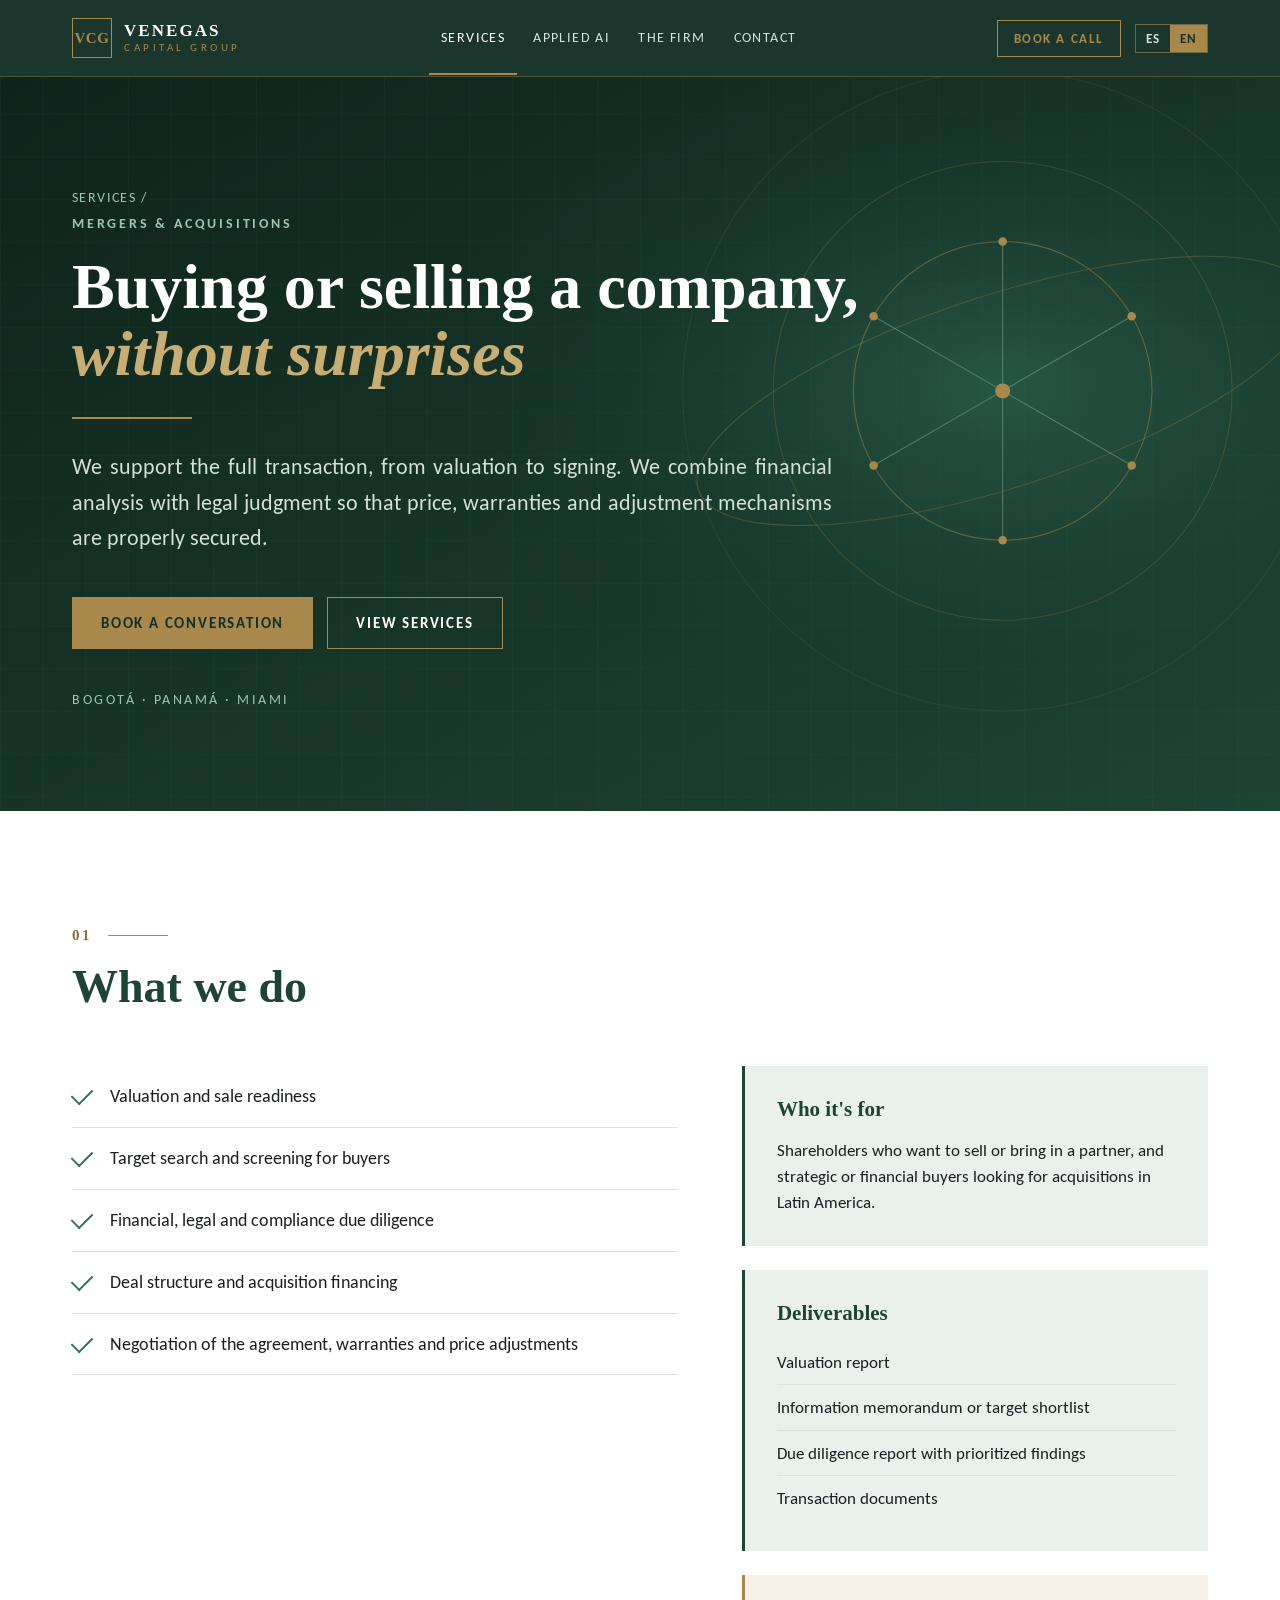
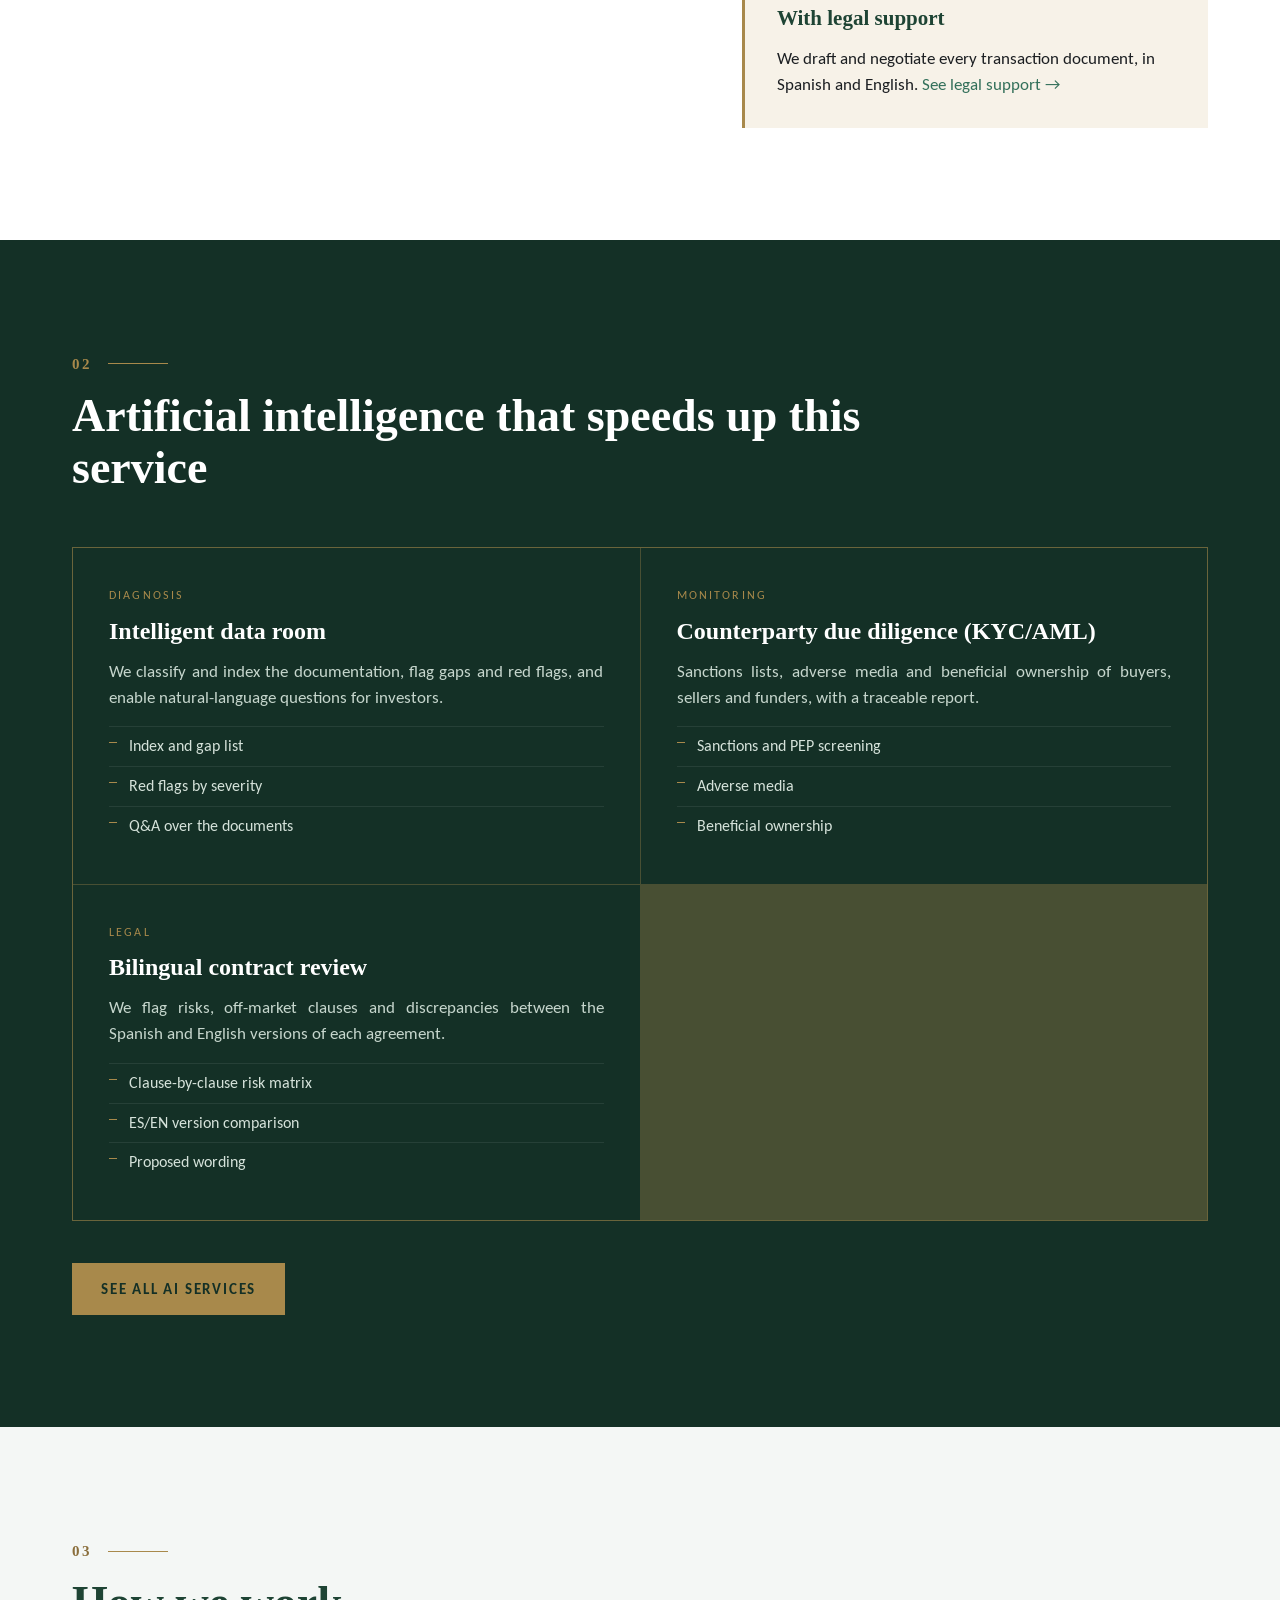
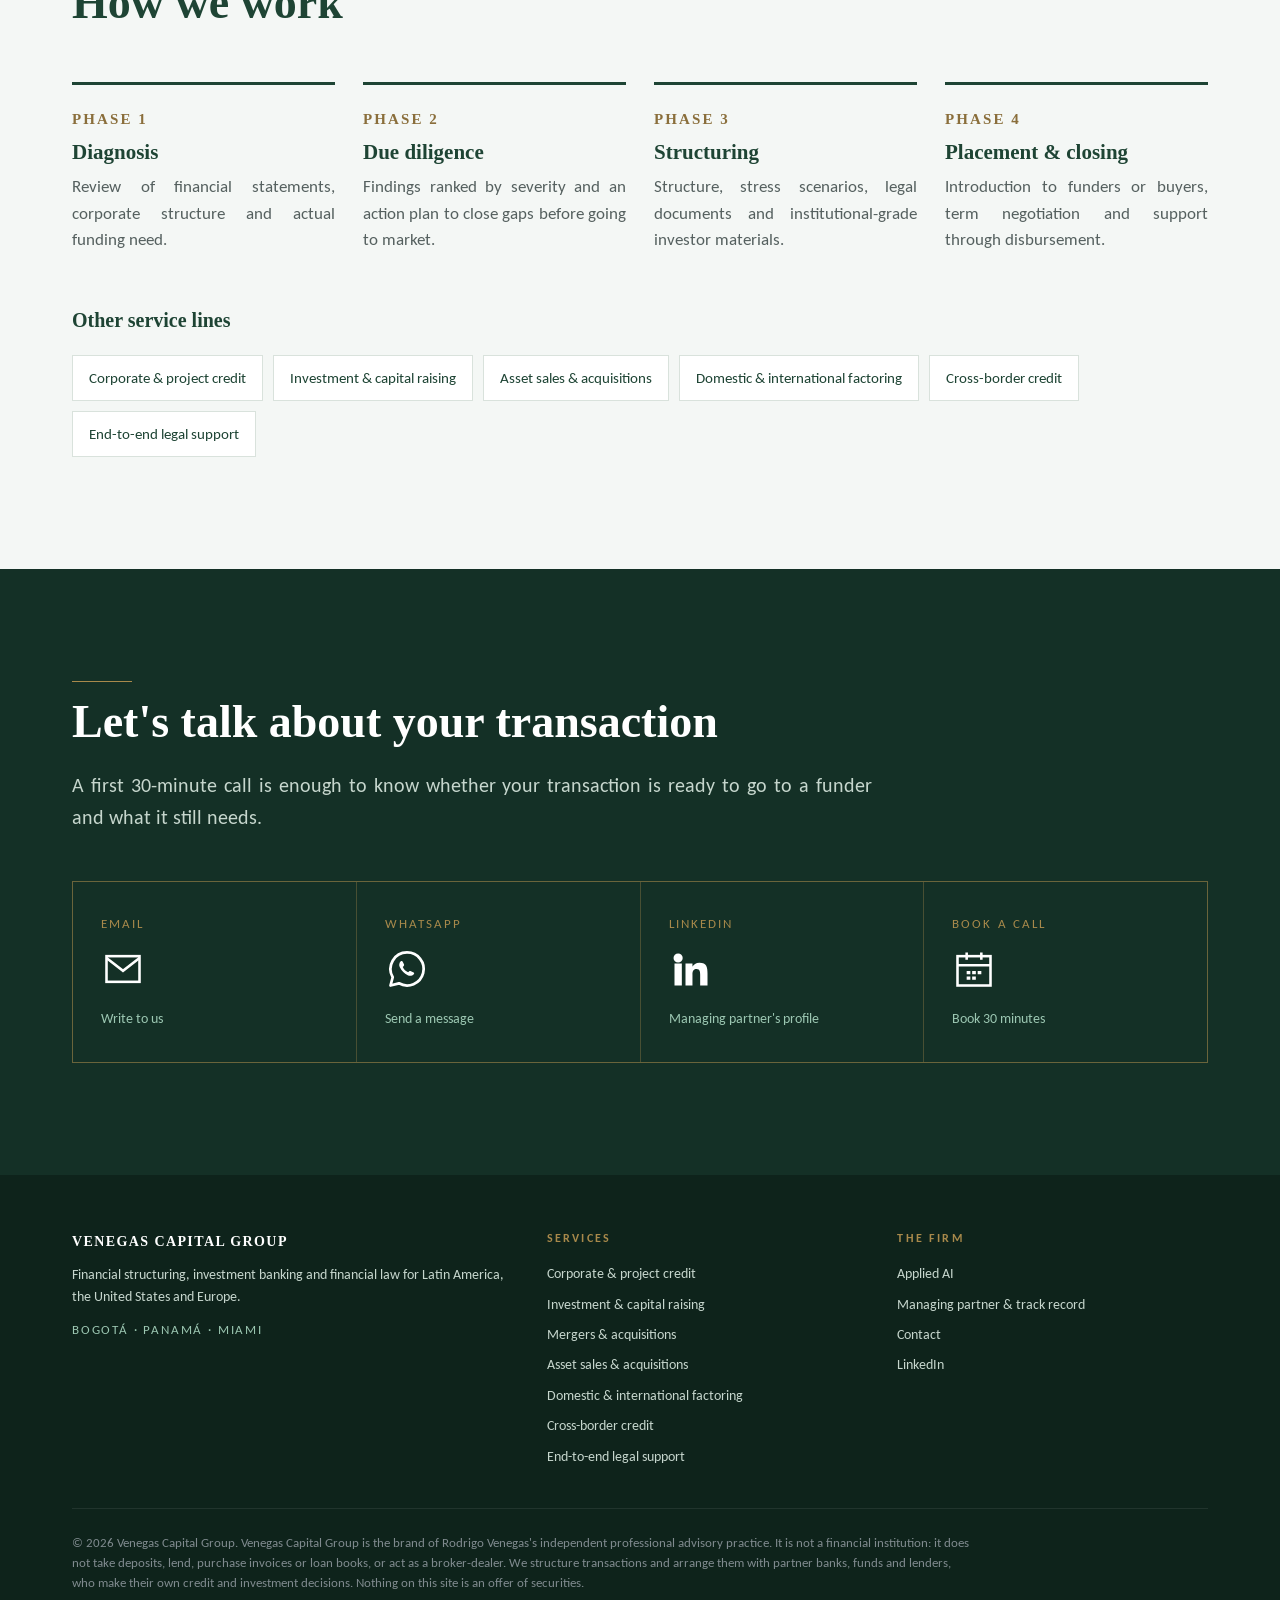
<file: servicios/fusiones-adquisiciones/index.html>
<!DOCTYPE html>
<html lang="es" data-lang="es" data-title-es="Fusiones y adquisiciones · Venegas Capital Group" data-title-en="Mergers & acquisitions · Venegas Capital Group">
<head>
<meta charset="utf-8">
<meta name="viewport" content="width=device-width, initial-scale=1">
<title>Fusiones y adquisiciones · Venegas Capital Group</title>
<meta name="description" content="Compra y venta de empresas: valoración, búsqueda de contraparte, due diligence, negociación y documentación.">
<link rel="canonical" href="https://venegascapitalgroup.com/servicios/fusiones-adquisiciones/">
<meta property="og:title" content="Fusiones y adquisiciones · Venegas Capital Group">
<meta property="og:description" content="Compra y venta de empresas: valoración, búsqueda de contraparte, due diligence, negociación y documentación.">
<meta property="og:type" content="website">
<meta property="og:url" content="https://venegascapitalgroup.com/servicios/fusiones-adquisiciones/">
<meta property="og:image" content="https://venegascapitalgroup.com/assets/og.png">
<meta property="og:locale" content="es_CO">
<meta property="og:locale:alternate" content="en_US">
<meta name="twitter:card" content="summary_large_image">
<meta name="theme-color" content="#143026">
<link rel="icon" href="data:image/svg+xml,%3Csvg xmlns='http://www.w3.org/2000/svg' viewBox='0 0 64 64'%3E%3Crect width='64' height='64' fill='%23143026'/%3E%3Ctext x='32' y='41' font-family='Georgia,serif' font-size='22' font-weight='bold' fill='%23A8894B' text-anchor='middle'%3EVCG%3C/text%3E%3C/svg%3E">
<link rel="preconnect" href="https://fonts.googleapis.com">
<link rel="preconnect" href="https://fonts.gstatic.com" crossorigin>
<link href="https://fonts.googleapis.com/css2?family=Carlito:ital,wght@0,400;0,700;1,400&display=swap" rel="stylesheet">
<link rel="stylesheet" href="/assets/styles.css">

</head>
<body>
<a class="skip" href="#main"><span class="es">Ir al contenido</span><span class="en">Skip to content</span></a>
<header class="nav">
  <div class="wrap">
    <a class="brand" href="/" aria-label="Venegas Capital Group"><span class="mono">VCG</span><span class="name">VENEGAS<small>CAPITAL GROUP</small></span></a>
    <ul class="menu">
      <li class="has-sub"><a href="/servicios/" aria-current="page"><span class="es">Servicios</span><span class="en">Services</span></a><ul class="sub"><li><a href="/servicios/credito/"><span class="es">Crédito corporativo y de proyectos</span><span class="en">Corporate & project credit</span></a></li><li><a href="/servicios/inversion/"><span class="es">Inversión y levantamiento de capital</span><span class="en">Investment & capital raising</span></a></li><li><a href="/servicios/fusiones-adquisiciones/"><span class="es">Fusiones y adquisiciones</span><span class="en">Mergers & acquisitions</span></a></li><li><a href="/servicios/compraventa-activos/"><span class="es">Compraventa de activos</span><span class="en">Asset sales & acquisitions</span></a></li><li><a href="/servicios/factoring/"><span class="es">Factoring local e internacional</span><span class="en">Domestic & international factoring</span></a></li><li><a href="/servicios/credito-cross-border/"><span class="es">Crédito cross-border</span><span class="en">Cross-border credit</span></a></li><li><a href="/servicios/acompanamiento-legal/"><span class="es">Acompañamiento legal transversal</span><span class="en">End-to-end legal support</span></a></li></ul></li>
      <li><a href="/inteligencia-artificial/"><span class="es">IA aplicada</span><span class="en">Applied AI</span></a></li>
      <li><a href="/firma/"><span class="es">La firma</span><span class="en">The firm</span></a></li>
      <li><a href="/contacto/"><span class="es">Contacto</span><span class="en">Contact</span></a></li>
    </ul>
    <div class="right">
      <a class="nav-cta" href="https://meetings.hubspot.com/rodrigo578" target="_blank" rel="noopener"><span class="es">Agendar</span><span class="en">Book a call</span></a>
      <div class="lang" role="group" aria-label="Idioma / Language"><button type="button" data-set="es" aria-pressed="true">ES</button><button type="button" data-set="en" aria-pressed="false">EN</button></div>
      <button class="burger" type="button" aria-label="Menú" aria-expanded="false"><svg viewBox="0 0 24 24" width="22" height="22" fill="none" stroke="currentColor" stroke-width="1.8"><path d="M3 6h18M3 12h18M3 18h18"/></svg></button>
    </div>
  </div>
</header>
<main id="main">
<section class="hero page">
  <svg class="bg" viewBox="0 0 1200 700" preserveAspectRatio="xMidYMid slice" aria-hidden="true">
  <defs>
    <linearGradient id="g1" x1="0" y1="0" x2="1" y2="1"><stop offset="0" stop-color="#0E231B"/><stop offset="1" stop-color="#1E4434"/></linearGradient>
    <radialGradient id="glow" cx="78%" cy="42%" r="48%"><stop offset="0" stop-color="#33705A" stop-opacity=".55"/><stop offset="1" stop-color="#143026" stop-opacity="0"/></radialGradient>
    <pattern id="grid" width="40" height="40" patternUnits="userSpaceOnUse"><path d="M40 0H0V40" fill="none" stroke="#33705A" stroke-opacity=".16" stroke-width="1"/></pattern>
  </defs>
  <rect width="1200" height="700" fill="url(#g1)"/><rect width="1200" height="700" fill="url(#grid)"/><rect width="1200" height="700" fill="url(#glow)"/>
  <g fill="none" stroke="#A8894B" stroke-opacity=".5">
    <circle cx="940" cy="300" r="140"/><circle cx="940" cy="300" r="215" stroke-opacity=".25"/><circle cx="940" cy="300" r="300" stroke-opacity=".12"/>
    <ellipse cx="940" cy="300" rx="300" ry="90" stroke-opacity=".3" transform="rotate(-18 940 300)"/>
  </g>
  <g stroke="#9CC7B2" stroke-opacity=".4"><line x1="940" y1="300" x2="940" y2="160"/><line x1="940" y1="300" x2="1061" y2="230"/><line x1="940" y1="300" x2="1061" y2="370"/><line x1="940" y1="300" x2="940" y2="440"/><line x1="940" y1="300" x2="819" y2="370"/><line x1="940" y1="300" x2="819" y2="230"/></g>
  <g fill="#A8894B"><circle cx="940" cy="300" r="7"/><circle cx="940" cy="160" r="4"/><circle cx="1061" cy="230" r="4"/><circle cx="1061" cy="370" r="4"/><circle cx="940" cy="440" r="4"/><circle cx="819" cy="370" r="4"/><circle cx="819" cy="230" r="4"/></g>
</svg>
  <div class="wrap">
    <div class="crumbs"><a href="/servicios/"><span class="es">Servicios</span><span class="en">Services</span></a> /</div>
    <div class="kicker"><span class="es">Fusiones y adquisiciones</span><span class="en">Mergers & acquisitions</span></div>
    <h1><span class="es">Comprar o vender una empresa, <em>sin sorpresas</em></span><span class="en">Buying or selling a company, <em>without surprises</em></span></h1>
    <div class="filete"></div>
    <p class="es lead">Acompañamos la transacción completa, desde la valoración hasta la firma. Combinamos el análisis financiero con el criterio legal para que el precio, las garantías y los mecanismos de ajuste queden bien amarrados.</p><p class="en lead">We support the full transaction, from valuation to signing. We combine financial analysis with legal judgment so that price, warranties and adjustment mechanisms are properly secured.</p>
    <div class="cta">
      <a class="btn primary" href="https://meetings.hubspot.com/rodrigo578" target="_blank" rel="noopener"><span class="es">Agendar una conversación</span><span class="en">Book a conversation</span></a>
      <a class="btn ghost" href="/servicios/"><span class="es">Ver servicios</span><span class="en">View services</span></a>
    </div>
    <div class="loc">Bogotá · Panamá · Miami</div>
  </div>
</section><section class="block ">
  <div class="wrap">
    <div class="band"><span class="num">01</span><span class="rule"></span></div>
    <h2><span class="es">Qué hacemos</span><span class="en">What we do</span></h2>
    
    <div class="two">
      <div>
        <ul class="checks"><li><span class="es">Valoración y preparación de la empresa para la venta</span><span class="en">Valuation and sale readiness</span></li><li><span class="es">Búsqueda y filtro de objetivos para compradores</span><span class="en">Target search and screening for buyers</span></li><li><span class="es">Due diligence financiero, legal y de cumplimiento</span><span class="en">Financial, legal and compliance due diligence</span></li><li><span class="es">Estructura de la transacción y financiación de la adquisición</span><span class="en">Deal structure and acquisition financing</span></li><li><span class="es">Negociación del contrato, garantías y ajustes de precio</span><span class="en">Negotiation of the agreement, warranties and price adjustments</span></li></ul>
        
      </div>
      <div>
        <div class="panel"><h3><span class="es">Para quién</span><span class="en">Who it's for</span></h3><p style="font-size:16.5px"><span class="es">Accionistas que quieren vender o dar entrada a un socio, y compradores estratégicos o financieros que buscan adquisiciones en Latinoamérica.</span><span class="en">Shareholders who want to sell or bring in a partner, and strategic or financial buyers looking for acquisitions in Latin America.</span></p></div>
        <div class="panel"><h3><span class="es">Entregables</span><span class="en">Deliverables</span></h3><ul><li><span class="es">Informe de valoración</span><span class="en">Valuation report</span></li><li><span class="es">Memorando informativo o lista corta de objetivos</span><span class="en">Information memorandum or target shortlist</span></li><li><span class="es">Informe de due diligence con hallazgos priorizados</span><span class="en">Due diligence report with prioritized findings</span></li><li><span class="es">Documentos de la transacción</span><span class="en">Transaction documents</span></li></ul></div>
        <div class="panel gold"><h3><span class="es">Con acompañamiento legal</span><span class="en">With legal support</span></h3><p style="font-size:16.5px"><span class="es">Redactamos y negociamos todos los documentos de la operación, en español e inglés.</span><span class="en">We draft and negotiate every transaction document, in Spanish and English.</span> <a href="/servicios/acompanamiento-legal/"><span class="es">Ver acompañamiento legal →</span><span class="en">See legal support →</span></a></p></div>
      </div>
    </div>
  </div>
</section><section class="block dark">
  <div class="wrap">
    <div class="band"><span class="num">02</span><span class="rule"></span></div>
    <h2><span class="es">Inteligencia artificial que acelera este servicio</span><span class="en">Artificial intelligence that speeds up this service</span></h2>
    
    <div class="ai-grid"><div class="ai"><div class="tag"><span class="es">Diagnóstico</span><span class="en">Diagnosis</span></div><h3><span class="es">Data room inteligente</span><span class="en">Intelligent data room</span></h3><p><span class="es">Clasificamos e indexamos la documentación, detectamos faltantes y banderas rojas, y habilitamos consultas en lenguaje natural para el inversionista.</span><span class="en">We classify and index the documentation, flag gaps and red flags, and enable natural-language questions for investors.</span></p><ul><li><span class="es">Índice y lista de faltantes</span><span class="en">Index and gap list</span></li><li><span class="es">Banderas rojas por severidad</span><span class="en">Red flags by severity</span></li><li><span class="es">Preguntas y respuestas sobre los documentos</span><span class="en">Q&A over the documents</span></li></ul></div><div class="ai"><div class="tag"><span class="es">Seguimiento</span><span class="en">Monitoring</span></div><h3><span class="es">Due diligence de contrapartes (KYC/AML)</span><span class="en">Counterparty due diligence (KYC/AML)</span></h3><p><span class="es">Listas restrictivas, medios adversos y beneficiario final de compradores, vendedores y fondeadores, con un informe trazable.</span><span class="en">Sanctions lists, adverse media and beneficial ownership of buyers, sellers and funders, with a traceable report.</span></p><ul><li><span class="es">Listas restrictivas y PEP</span><span class="en">Sanctions and PEP screening</span></li><li><span class="es">Medios adversos</span><span class="en">Adverse media</span></li><li><span class="es">Beneficiario final</span><span class="en">Beneficial ownership</span></li></ul></div><div class="ai"><div class="tag">Legal</div><h3><span class="es">Revisión contractual bilingüe</span><span class="en">Bilingual contract review</span></h3><p><span class="es">Marcamos riesgos, cláusulas fuera de mercado y diferencias entre las versiones en español e inglés de cada contrato.</span><span class="en">We flag risks, off-market clauses and discrepancies between the Spanish and English versions of each agreement.</span></p><ul><li><span class="es">Matriz de riesgos por cláusula</span><span class="en">Clause-by-clause risk matrix</span></li><li><span class="es">Comparación de versiones ES/EN</span><span class="en">ES/EN version comparison</span></li><li><span class="es">Propuesta de redacción</span><span class="en">Proposed wording</span></li></ul></div></div><div class="cta"><a class="btn primary" href="/inteligencia-artificial/"><span class="es">Ver todos los servicios con IA</span><span class="en">See all AI services</span></a></div>
  </div>
</section><section class="block alt">
  <div class="wrap">
    <div class="band"><span class="num">03</span><span class="rule"></span></div>
    <h2><span class="es">Cómo trabajamos</span><span class="en">How we work</span></h2>
    
    <div class="steps"><div class="step"><div class="n"><span class="es">FASE 1</span><span class="en">PHASE 1</span></div><h3><span class="es">Diagnóstico</span><span class="en">Diagnosis</span></h3><p><span class="es">Lectura de estados financieros, estructura societaria y necesidad real de financiación.</span><span class="en">Review of financial statements, corporate structure and actual funding need.</span></p></div><div class="step"><div class="n"><span class="es">FASE 2</span><span class="en">PHASE 2</span></div><h3>Due diligence</h3><p><span class="es">Hallazgos priorizados por severidad y plan de acción para cerrar brechas antes de ir al mercado.</span><span class="en">Findings ranked by severity and an action plan to close gaps before going to market.</span></p></div><div class="step"><div class="n"><span class="es">FASE 3</span><span class="en">PHASE 3</span></div><h3><span class="es">Estructuración</span><span class="en">Structuring</span></h3><p><span class="es">Estructura, escenarios de estrés, documentos legales y material para inversionistas de estándar institucional.</span><span class="en">Structure, stress scenarios, legal documents and institutional-grade investor materials.</span></p></div><div class="step"><div class="n"><span class="es">FASE 4</span><span class="en">PHASE 4</span></div><h3><span class="es">Colocación y cierre</span><span class="en">Placement & closing</span></h3><p><span class="es">Presentación a fondeadores o compradores, negociación de términos y acompañamiento hasta el desembolso.</span><span class="en">Introduction to funders or buyers, term negotiation and support through disbursement.</span></p></div></div><h3 style="margin-top:56px;font-size:20px"><span class="es">Otras líneas de servicio</span><span class="en">Other service lines</span></h3><div class="related"><a href="/servicios/credito/"><span class="es">Crédito corporativo y de proyectos</span><span class="en">Corporate & project credit</span></a><a href="/servicios/inversion/"><span class="es">Inversión y levantamiento de capital</span><span class="en">Investment & capital raising</span></a><a href="/servicios/compraventa-activos/"><span class="es">Compraventa de activos</span><span class="en">Asset sales & acquisitions</span></a><a href="/servicios/factoring/"><span class="es">Factoring local e internacional</span><span class="en">Domestic & international factoring</span></a><a href="/servicios/credito-cross-border/"><span class="es">Crédito cross-border</span><span class="en">Cross-border credit</span></a><a href="/servicios/acompanamiento-legal/"><span class="es">Acompañamiento legal transversal</span><span class="en">End-to-end legal support</span></a></div>
  </div>
</section><section class="block contact">
  <div class="wrap">
    <div class="band"><span class="rule"></span></div>
    <h2><span class="es">Conversemos sobre su operación</span><span class="en">Let's talk about your transaction</span></h2>
    <p class="es intro">Una primera llamada de 30 minutos basta para saber si su operación está lista para presentarse a un fondeador y qué le falta.</p><p class="en intro">A first 30-minute call is enough to know whether your transaction is ready to go to a funder and what it still needs.</p>
    <div class="contact-grid">
      <a class="js-mail" href="/contacto/" data-u="rodrigovenegasmortigo" data-d="gmail.com" aria-label="Email"><small>Email</small><span class="ci"><svg viewBox="0 0 24 24" width="44" height="44" fill="none" stroke="currentColor" stroke-width="1.4" aria-hidden="true"><rect x="3" y="5" width="18" height="14"/><path d="M3 6l9 7 9-7"/></svg></span><em><span class="es">Escríbanos</span><span class="en">Write to us</span></em></a>
      <a class="js-wa" href="/contacto/" data-n="573155446661" target="_blank" rel="noopener" aria-label="WhatsApp"><small>WhatsApp</small><span class="ci"><svg viewBox="0 0 24 24" width="44" height="44" fill="none" stroke="currentColor" stroke-width="1.5" stroke-linejoin="round" aria-hidden="true"><path d="M12 3a9 9 0 00-7.8 13.5L3 21l4.6-1.2A9 9 0 1012 3z"/><path d="M8.6 7.8c.3-.3.8-.3 1 .1l.8 1.7c.1.3 0 .6-.2.8l-.5.5c.6 1.3 1.6 2.3 2.9 2.9l.5-.5c.2-.2.5-.3.8-.2l1.7.8c.4.2.4.7.1 1-.9.9-2.2 1.1-3.3.5a9.4 9.4 0 01-4.3-4.3c-.6-1.1-.4-2.4.5-3.3z" fill="currentColor" stroke="none"/></svg></span><em><span class="es">Enviar mensaje</span><span class="en">Send a message</span></em></a>
      <a href="https://www.linkedin.com/in/rodvenegas/" target="_blank" rel="noopener" aria-label="LinkedIn"><small>LinkedIn</small><span class="ci"><svg viewBox="0 0 24 24" width="44" height="44" fill="currentColor" aria-hidden="true"><path d="M4.98 3.5a2.5 2.5 0 11-.02 5 2.5 2.5 0 01.02-5zM3 9h4v12H3zM9 9h3.8v1.7h.05c.53-1 1.83-2.05 3.77-2.05C20.6 8.65 21 11.2 21 14.5V21h-4v-5.8c0-1.4-.03-3.2-1.95-3.2-1.95 0-2.25 1.5-2.25 3.1V21H9z"/></svg></span><em><span class="es">Perfil del socio director</span><span class="en">Managing partner's profile</span></em></a>
      <a href="https://meetings.hubspot.com/rodrigo578" target="_blank" rel="noopener"><small><span class="es">Agendar llamada</span><span class="en">Book a call</span></small><span class="ci"><svg viewBox="0 0 24 24" width="44" height="44" fill="none" stroke="currentColor" stroke-width="1.4" aria-hidden="true"><rect x="3" y="5" width="18" height="16"/><path d="M3 10h18M8 3v4M16 3v4"/><path d="M8 14h2M11 14h2M14 14h2M8 17h2M11 17h2" stroke-width="1.8"/></svg></span><em><span class="es">Reservar 30 minutos</span><span class="en">Book 30 minutes</span></em></a>
    </div>
  </div>
</section>
</main>
<footer class="foot">
  <div class="wrap">
    <div class="foot-grid">
      <div>
        <b>VENEGAS CAPITAL GROUP</b>
        <p style="margin-top:10px;color:#C6D6CD"><span class="es">Estructuración financiera, banca de inversión y derecho financiero para Latinoamérica, Estados Unidos y Europa.</span><span class="en">Financial structuring, investment banking and financial law for Latin America, the United States and Europe.</span></p>
        <p style="margin-top:12px;letter-spacing:.14em;text-transform:uppercase;font-size:13px;color:var(--menta)">Bogotá · Panamá · Miami</p>
      </div>
      <div><h4><span class="es">Servicios</span><span class="en">Services</span></h4><ul><li><a href="/servicios/credito/"><span class="es">Crédito corporativo y de proyectos</span><span class="en">Corporate & project credit</span></a></li><li><a href="/servicios/inversion/"><span class="es">Inversión y levantamiento de capital</span><span class="en">Investment & capital raising</span></a></li><li><a href="/servicios/fusiones-adquisiciones/"><span class="es">Fusiones y adquisiciones</span><span class="en">Mergers & acquisitions</span></a></li><li><a href="/servicios/compraventa-activos/"><span class="es">Compraventa de activos</span><span class="en">Asset sales & acquisitions</span></a></li><li><a href="/servicios/factoring/"><span class="es">Factoring local e internacional</span><span class="en">Domestic & international factoring</span></a></li><li><a href="/servicios/credito-cross-border/"><span class="es">Crédito cross-border</span><span class="en">Cross-border credit</span></a></li><li><a href="/servicios/acompanamiento-legal/"><span class="es">Acompañamiento legal transversal</span><span class="en">End-to-end legal support</span></a></li></ul></div>
      <div><h4><span class="es">La firma</span><span class="en">The firm</span></h4><ul>
        <li><a href="/inteligencia-artificial/"><span class="es">IA aplicada</span><span class="en">Applied AI</span></a></li>
        <li><a href="/firma/"><span class="es">Socio director y trayectoria</span><span class="en">Managing partner & track record</span></a></li>
        <li><a href="/contacto/"><span class="es">Contacto</span><span class="en">Contact</span></a></li>
        <li><a href="https://www.linkedin.com/in/rodvenegas/" target="_blank" rel="noopener">LinkedIn</a></li>
      </ul></div>
    </div>
    <p class="disc">© <span class="yr">2026</span> Venegas Capital Group. <span class="es">Venegas Capital Group es la marca de la práctica de asesoría profesional independiente de Rodrigo Venegas. No es una entidad financiera: no capta recursos del público, no otorga crédito, no compra facturas ni cartera y no realiza intermediación de valores. Estructuramos las operaciones y las gestionamos ante bancos, fondos y fondeadores aliados, que toman sus propias decisiones de crédito e inversión. Nada en este sitio constituye una oferta de valores.</span><span class="en">Venegas Capital Group is the brand of Rodrigo Venegas's independent professional advisory practice. It is not a financial institution: it does not take deposits, lend, purchase invoices or loan books, or act as a broker-dealer. We structure transactions and arrange them with partner banks, funds and lenders, who make their own credit and investment decisions. Nothing on this site is an offer of securities.</span></p>
  </div>
</footer>
<script src="/assets/site.js"></script>
</body>
</html>
</file>
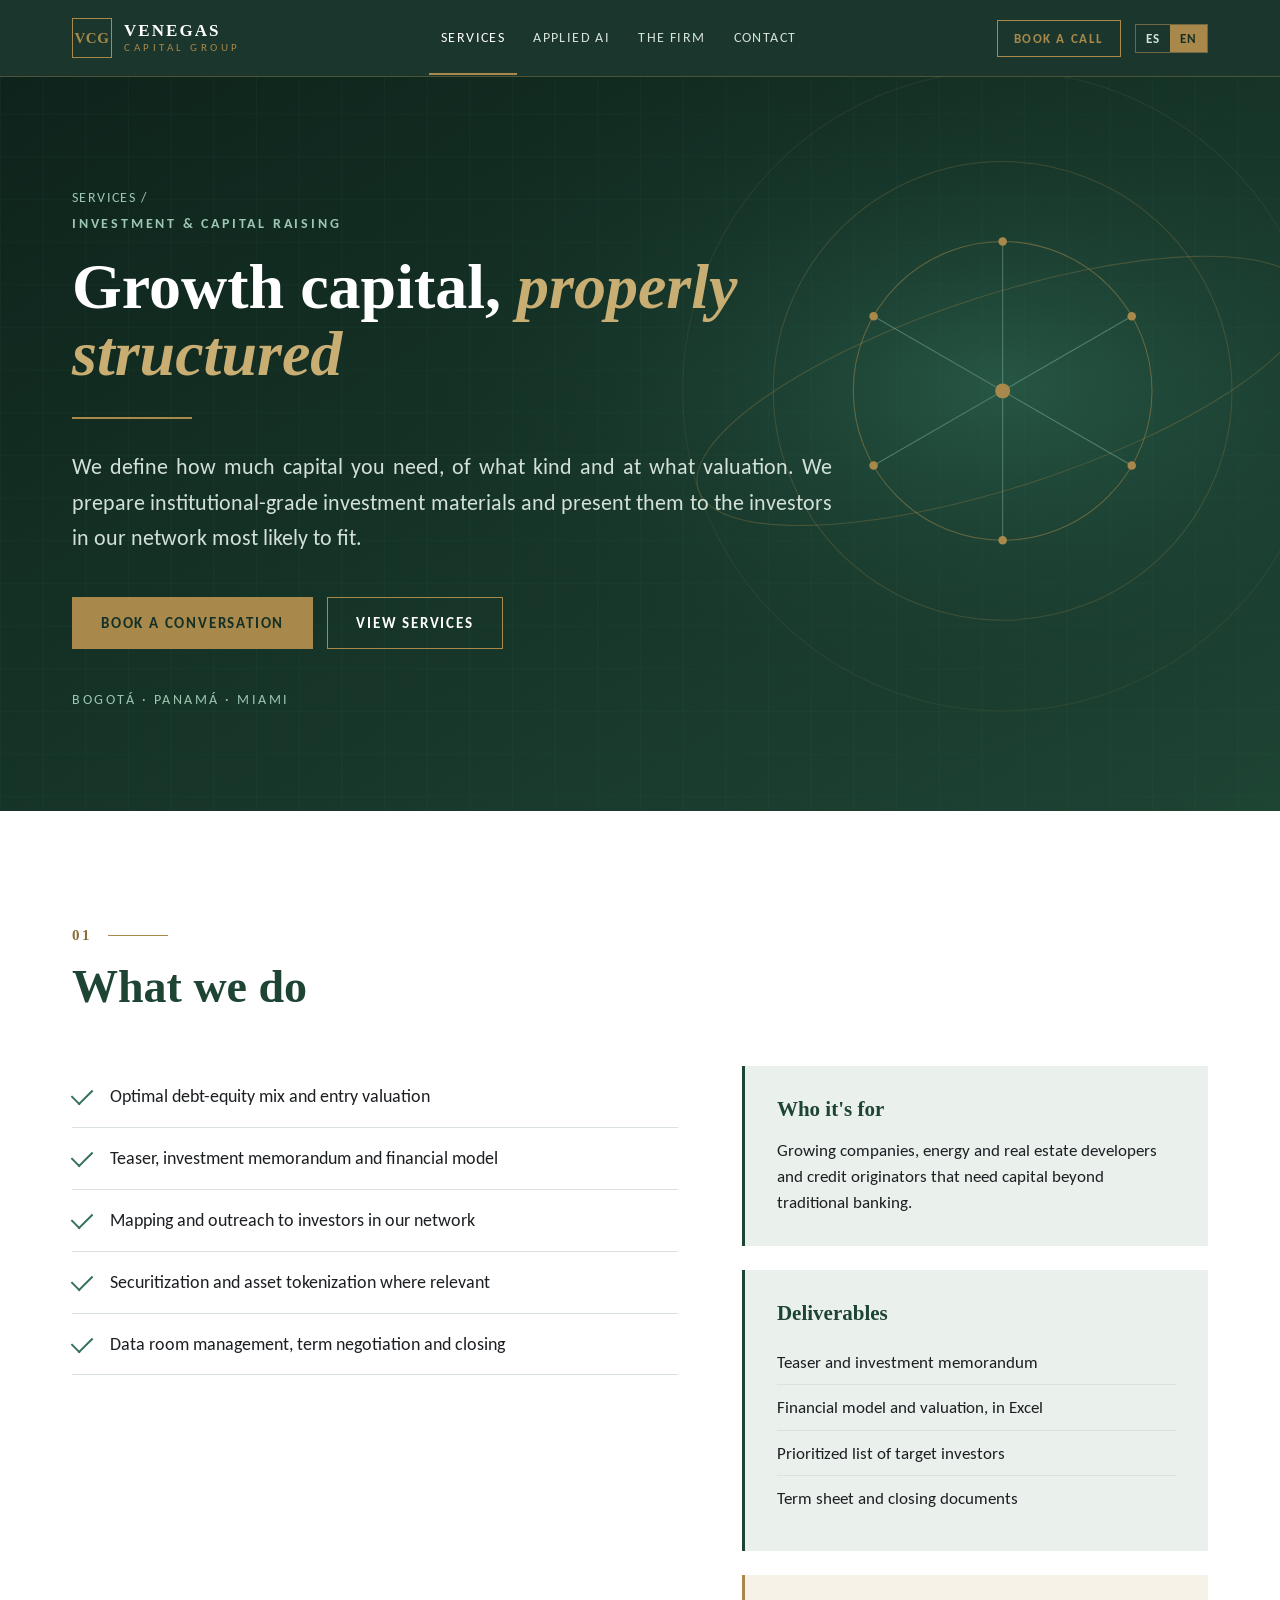
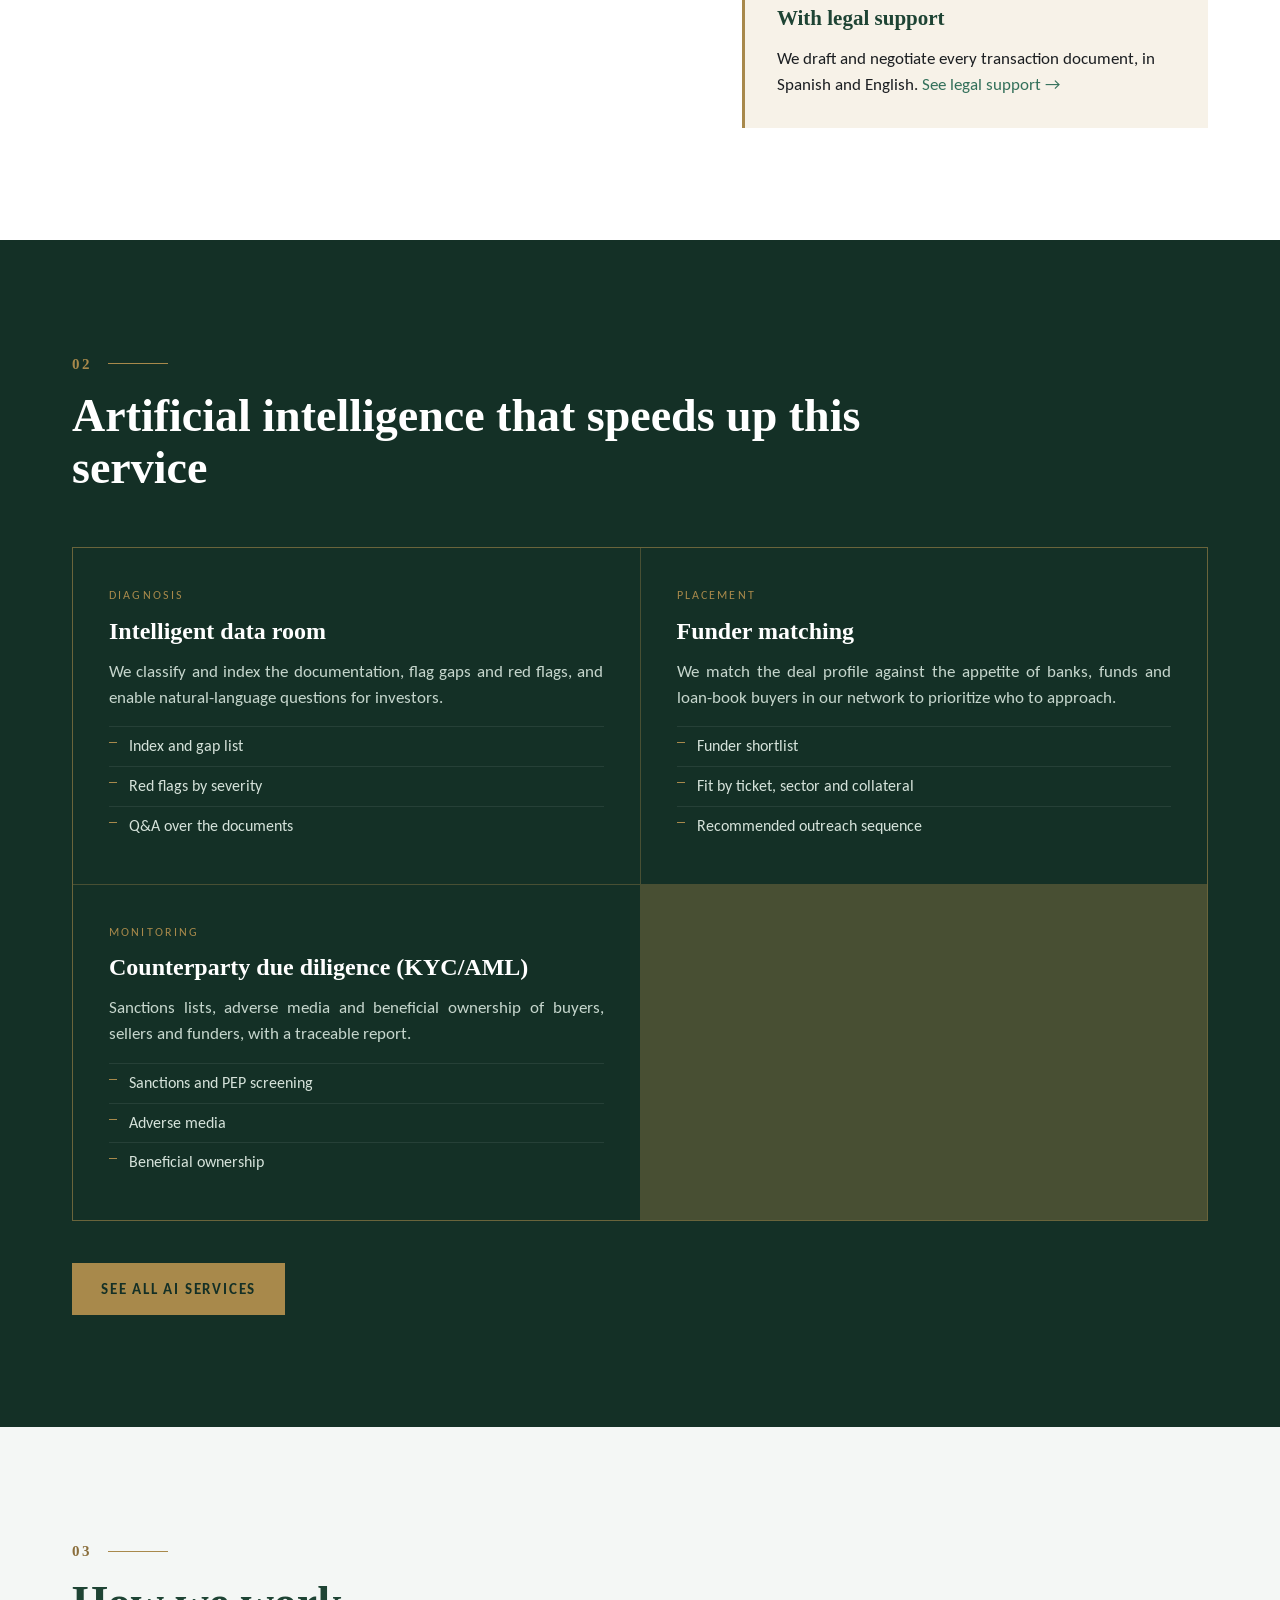
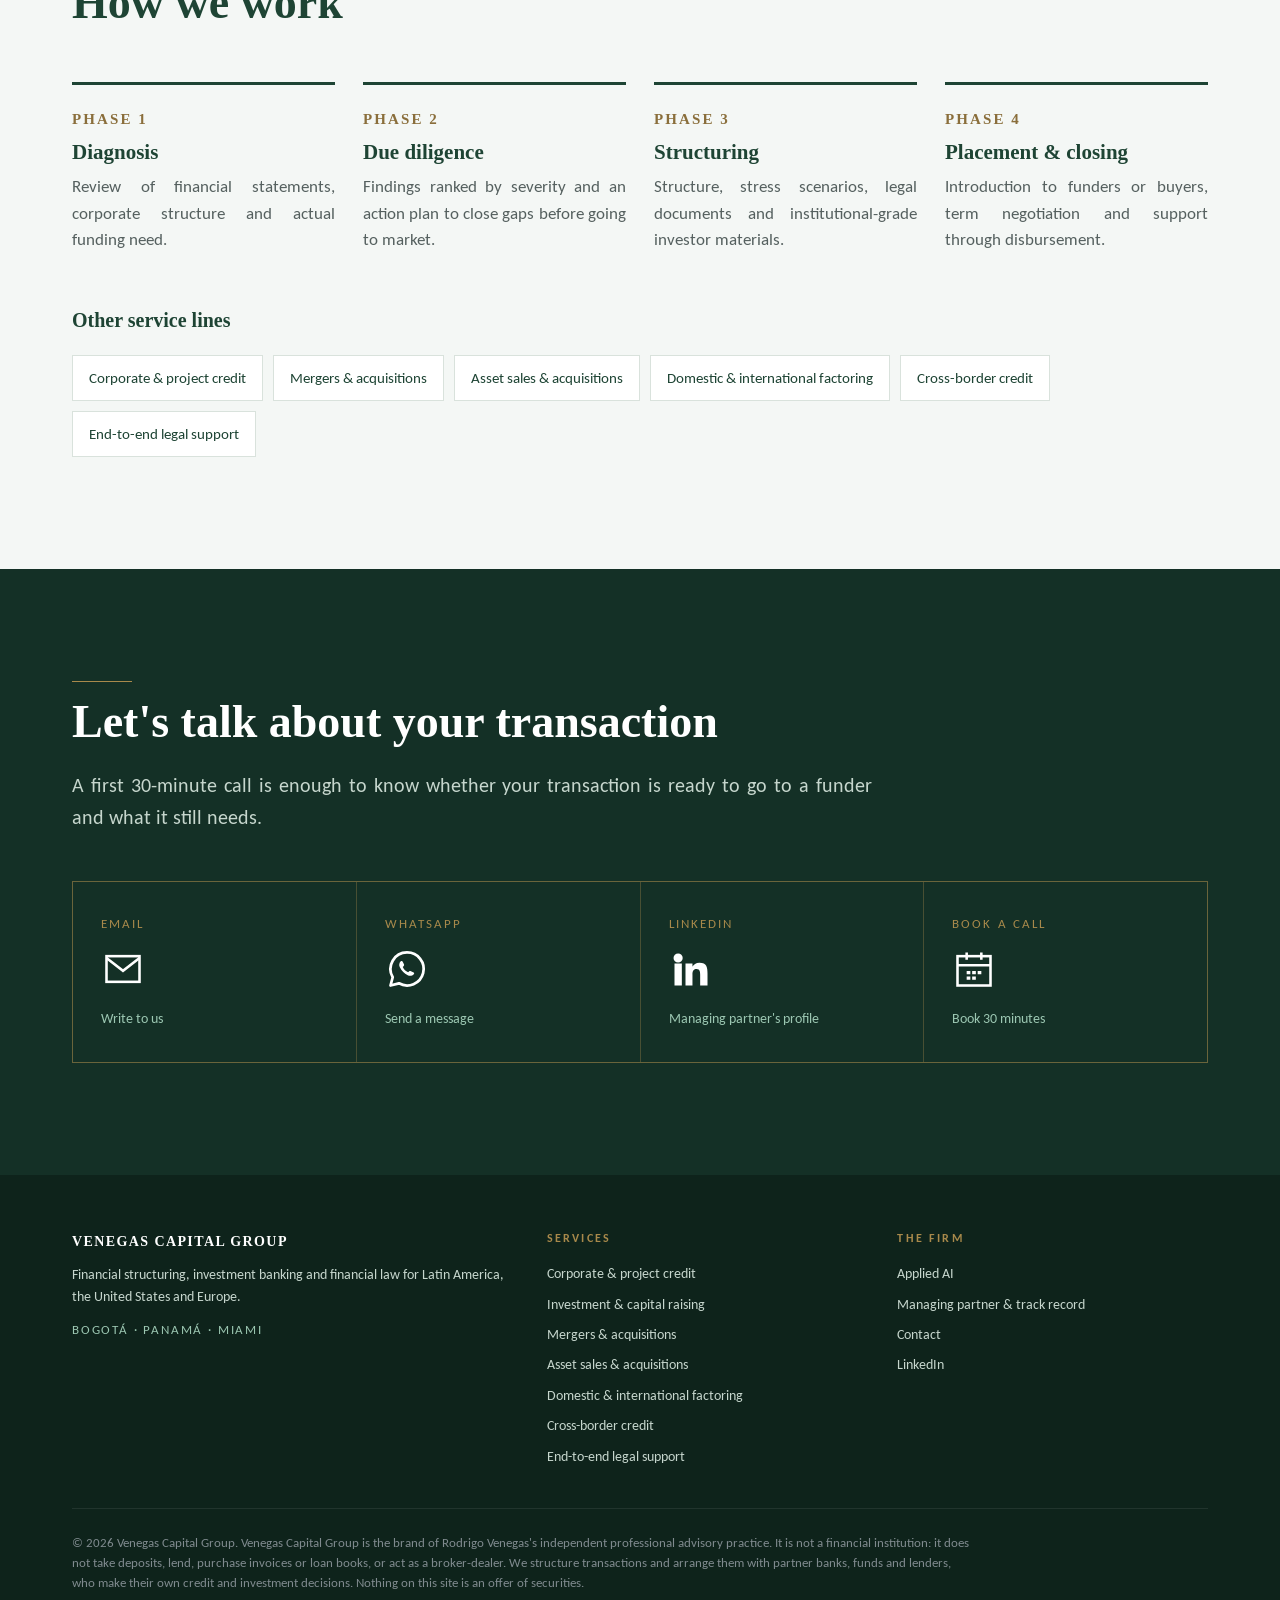
<file: servicios/inversion/index.html>
<!DOCTYPE html>
<html lang="es" data-lang="es" data-title-es="Inversión y levantamiento de capital · Venegas Capital Group" data-title-en="Investment & capital raising · Venegas Capital Group">
<head>
<meta charset="utf-8">
<meta name="viewport" content="width=device-width, initial-scale=1">
<title>Inversión y levantamiento de capital · Venegas Capital Group</title>
<meta name="description" content="Equity, deuda privada y mezzanine con fondos, family offices e inversionistas en Estados Unidos, Europa, Reino Unido y Emiratos.">
<link rel="canonical" href="https://venegascapitalgroup.com/servicios/inversion/">
<meta property="og:title" content="Inversión y levantamiento de capital · Venegas Capital Group">
<meta property="og:description" content="Equity, deuda privada y mezzanine con fondos, family offices e inversionistas en Estados Unidos, Europa, Reino Unido y Emiratos.">
<meta property="og:type" content="website">
<meta property="og:url" content="https://venegascapitalgroup.com/servicios/inversion/">
<meta property="og:image" content="https://venegascapitalgroup.com/assets/og.png">
<meta property="og:locale" content="es_CO">
<meta property="og:locale:alternate" content="en_US">
<meta name="twitter:card" content="summary_large_image">
<meta name="theme-color" content="#143026">
<link rel="icon" href="data:image/svg+xml,%3Csvg xmlns='http://www.w3.org/2000/svg' viewBox='0 0 64 64'%3E%3Crect width='64' height='64' fill='%23143026'/%3E%3Ctext x='32' y='41' font-family='Georgia,serif' font-size='22' font-weight='bold' fill='%23A8894B' text-anchor='middle'%3EVCG%3C/text%3E%3C/svg%3E">
<link rel="preconnect" href="https://fonts.googleapis.com">
<link rel="preconnect" href="https://fonts.gstatic.com" crossorigin>
<link href="https://fonts.googleapis.com/css2?family=Carlito:ital,wght@0,400;0,700;1,400&display=swap" rel="stylesheet">
<link rel="stylesheet" href="/assets/styles.css">

</head>
<body>
<a class="skip" href="#main"><span class="es">Ir al contenido</span><span class="en">Skip to content</span></a>
<header class="nav">
  <div class="wrap">
    <a class="brand" href="/" aria-label="Venegas Capital Group"><span class="mono">VCG</span><span class="name">VENEGAS<small>CAPITAL GROUP</small></span></a>
    <ul class="menu">
      <li class="has-sub"><a href="/servicios/" aria-current="page"><span class="es">Servicios</span><span class="en">Services</span></a><ul class="sub"><li><a href="/servicios/credito/"><span class="es">Crédito corporativo y de proyectos</span><span class="en">Corporate & project credit</span></a></li><li><a href="/servicios/inversion/"><span class="es">Inversión y levantamiento de capital</span><span class="en">Investment & capital raising</span></a></li><li><a href="/servicios/fusiones-adquisiciones/"><span class="es">Fusiones y adquisiciones</span><span class="en">Mergers & acquisitions</span></a></li><li><a href="/servicios/compraventa-activos/"><span class="es">Compraventa de activos</span><span class="en">Asset sales & acquisitions</span></a></li><li><a href="/servicios/factoring/"><span class="es">Factoring local e internacional</span><span class="en">Domestic & international factoring</span></a></li><li><a href="/servicios/credito-cross-border/"><span class="es">Crédito cross-border</span><span class="en">Cross-border credit</span></a></li><li><a href="/servicios/acompanamiento-legal/"><span class="es">Acompañamiento legal transversal</span><span class="en">End-to-end legal support</span></a></li></ul></li>
      <li><a href="/inteligencia-artificial/"><span class="es">IA aplicada</span><span class="en">Applied AI</span></a></li>
      <li><a href="/firma/"><span class="es">La firma</span><span class="en">The firm</span></a></li>
      <li><a href="/contacto/"><span class="es">Contacto</span><span class="en">Contact</span></a></li>
    </ul>
    <div class="right">
      <a class="nav-cta" href="https://meetings.hubspot.com/rodrigo578" target="_blank" rel="noopener"><span class="es">Agendar</span><span class="en">Book a call</span></a>
      <div class="lang" role="group" aria-label="Idioma / Language"><button type="button" data-set="es" aria-pressed="true">ES</button><button type="button" data-set="en" aria-pressed="false">EN</button></div>
      <button class="burger" type="button" aria-label="Menú" aria-expanded="false"><svg viewBox="0 0 24 24" width="22" height="22" fill="none" stroke="currentColor" stroke-width="1.8"><path d="M3 6h18M3 12h18M3 18h18"/></svg></button>
    </div>
  </div>
</header>
<main id="main">
<section class="hero page">
  <svg class="bg" viewBox="0 0 1200 700" preserveAspectRatio="xMidYMid slice" aria-hidden="true">
  <defs>
    <linearGradient id="g1" x1="0" y1="0" x2="1" y2="1"><stop offset="0" stop-color="#0E231B"/><stop offset="1" stop-color="#1E4434"/></linearGradient>
    <radialGradient id="glow" cx="78%" cy="42%" r="48%"><stop offset="0" stop-color="#33705A" stop-opacity=".55"/><stop offset="1" stop-color="#143026" stop-opacity="0"/></radialGradient>
    <pattern id="grid" width="40" height="40" patternUnits="userSpaceOnUse"><path d="M40 0H0V40" fill="none" stroke="#33705A" stroke-opacity=".16" stroke-width="1"/></pattern>
  </defs>
  <rect width="1200" height="700" fill="url(#g1)"/><rect width="1200" height="700" fill="url(#grid)"/><rect width="1200" height="700" fill="url(#glow)"/>
  <g fill="none" stroke="#A8894B" stroke-opacity=".5">
    <circle cx="940" cy="300" r="140"/><circle cx="940" cy="300" r="215" stroke-opacity=".25"/><circle cx="940" cy="300" r="300" stroke-opacity=".12"/>
    <ellipse cx="940" cy="300" rx="300" ry="90" stroke-opacity=".3" transform="rotate(-18 940 300)"/>
  </g>
  <g stroke="#9CC7B2" stroke-opacity=".4"><line x1="940" y1="300" x2="940" y2="160"/><line x1="940" y1="300" x2="1061" y2="230"/><line x1="940" y1="300" x2="1061" y2="370"/><line x1="940" y1="300" x2="940" y2="440"/><line x1="940" y1="300" x2="819" y2="370"/><line x1="940" y1="300" x2="819" y2="230"/></g>
  <g fill="#A8894B"><circle cx="940" cy="300" r="7"/><circle cx="940" cy="160" r="4"/><circle cx="1061" cy="230" r="4"/><circle cx="1061" cy="370" r="4"/><circle cx="940" cy="440" r="4"/><circle cx="819" cy="370" r="4"/><circle cx="819" cy="230" r="4"/></g>
</svg>
  <div class="wrap">
    <div class="crumbs"><a href="/servicios/"><span class="es">Servicios</span><span class="en">Services</span></a> /</div>
    <div class="kicker"><span class="es">Inversión y levantamiento de capital</span><span class="en">Investment & capital raising</span></div>
    <h1><span class="es">Capital para crecer, <em>bien estructurado</em></span><span class="en">Growth capital, <em>properly structured</em></span></h1>
    <div class="filete"></div>
    <p class="es lead">Definimos cuánto capital necesita, de qué tipo y a qué valoración. Preparamos el material de inversión con estándar institucional y lo presentamos a los inversionistas de nuestra red con mayor probabilidad de encaje.</p><p class="en lead">We define how much capital you need, of what kind and at what valuation. We prepare institutional-grade investment materials and present them to the investors in our network most likely to fit.</p>
    <div class="cta">
      <a class="btn primary" href="https://meetings.hubspot.com/rodrigo578" target="_blank" rel="noopener"><span class="es">Agendar una conversación</span><span class="en">Book a conversation</span></a>
      <a class="btn ghost" href="/servicios/"><span class="es">Ver servicios</span><span class="en">View services</span></a>
    </div>
    <div class="loc">Bogotá · Panamá · Miami</div>
  </div>
</section><section class="block ">
  <div class="wrap">
    <div class="band"><span class="num">01</span><span class="rule"></span></div>
    <h2><span class="es">Qué hacemos</span><span class="en">What we do</span></h2>
    
    <div class="two">
      <div>
        <ul class="checks"><li><span class="es">Mezcla óptima de deuda y capital, y valoración de entrada</span><span class="en">Optimal debt-equity mix and entry valuation</span></li><li><span class="es">Teaser, memorando de inversión y modelo financiero</span><span class="en">Teaser, investment memorandum and financial model</span></li><li><span class="es">Mapeo y acercamiento a inversionistas de nuestra red</span><span class="en">Mapping and outreach to investors in our network</span></li><li><span class="es">Titularización y tokenización de activos cuando aplica</span><span class="en">Securitization and asset tokenization where relevant</span></li><li><span class="es">Gestión del data room, negociación de términos y cierre</span><span class="en">Data room management, term negotiation and closing</span></li></ul>
        
      </div>
      <div>
        <div class="panel"><h3><span class="es">Para quién</span><span class="en">Who it's for</span></h3><p style="font-size:16.5px"><span class="es">Empresas en expansión, desarrolladores de proyectos de energía e inmobiliarios y originadoras de crédito que necesitan capital más allá de la banca tradicional.</span><span class="en">Growing companies, energy and real estate developers and credit originators that need capital beyond traditional banking.</span></p></div>
        <div class="panel"><h3><span class="es">Entregables</span><span class="en">Deliverables</span></h3><ul><li><span class="es">Teaser y memorando de inversión</span><span class="en">Teaser and investment memorandum</span></li><li><span class="es">Modelo financiero y valoración, en Excel</span><span class="en">Financial model and valuation, in Excel</span></li><li><span class="es">Lista priorizada de inversionistas objetivo</span><span class="en">Prioritized list of target investors</span></li><li><span class="es">Term sheet y documentos de cierre</span><span class="en">Term sheet and closing documents</span></li></ul></div>
        <div class="panel gold"><h3><span class="es">Con acompañamiento legal</span><span class="en">With legal support</span></h3><p style="font-size:16.5px"><span class="es">Redactamos y negociamos todos los documentos de la operación, en español e inglés.</span><span class="en">We draft and negotiate every transaction document, in Spanish and English.</span> <a href="/servicios/acompanamiento-legal/"><span class="es">Ver acompañamiento legal →</span><span class="en">See legal support →</span></a></p></div>
      </div>
    </div>
  </div>
</section><section class="block dark">
  <div class="wrap">
    <div class="band"><span class="num">02</span><span class="rule"></span></div>
    <h2><span class="es">Inteligencia artificial que acelera este servicio</span><span class="en">Artificial intelligence that speeds up this service</span></h2>
    
    <div class="ai-grid"><div class="ai"><div class="tag"><span class="es">Diagnóstico</span><span class="en">Diagnosis</span></div><h3><span class="es">Data room inteligente</span><span class="en">Intelligent data room</span></h3><p><span class="es">Clasificamos e indexamos la documentación, detectamos faltantes y banderas rojas, y habilitamos consultas en lenguaje natural para el inversionista.</span><span class="en">We classify and index the documentation, flag gaps and red flags, and enable natural-language questions for investors.</span></p><ul><li><span class="es">Índice y lista de faltantes</span><span class="en">Index and gap list</span></li><li><span class="es">Banderas rojas por severidad</span><span class="en">Red flags by severity</span></li><li><span class="es">Preguntas y respuestas sobre los documentos</span><span class="en">Q&A over the documents</span></li></ul></div><div class="ai"><div class="tag"><span class="es">Colocación</span><span class="en">Placement</span></div><h3><span class="es">Matching de fondeadores</span><span class="en">Funder matching</span></h3><p><span class="es">Cruzamos el perfil de la operación con el apetito de bancos, fondos y compradores de cartera de nuestra red para priorizar a quién presentarla.</span><span class="en">We match the deal profile against the appetite of banks, funds and loan-book buyers in our network to prioritize who to approach.</span></p><ul><li><span class="es">Lista corta de fondeadores</span><span class="en">Funder shortlist</span></li><li><span class="es">Encaje por ticket, sector y garantías</span><span class="en">Fit by ticket, sector and collateral</span></li><li><span class="es">Orden de acercamiento recomendado</span><span class="en">Recommended outreach sequence</span></li></ul></div><div class="ai"><div class="tag"><span class="es">Seguimiento</span><span class="en">Monitoring</span></div><h3><span class="es">Due diligence de contrapartes (KYC/AML)</span><span class="en">Counterparty due diligence (KYC/AML)</span></h3><p><span class="es">Listas restrictivas, medios adversos y beneficiario final de compradores, vendedores y fondeadores, con un informe trazable.</span><span class="en">Sanctions lists, adverse media and beneficial ownership of buyers, sellers and funders, with a traceable report.</span></p><ul><li><span class="es">Listas restrictivas y PEP</span><span class="en">Sanctions and PEP screening</span></li><li><span class="es">Medios adversos</span><span class="en">Adverse media</span></li><li><span class="es">Beneficiario final</span><span class="en">Beneficial ownership</span></li></ul></div></div><div class="cta"><a class="btn primary" href="/inteligencia-artificial/"><span class="es">Ver todos los servicios con IA</span><span class="en">See all AI services</span></a></div>
  </div>
</section><section class="block alt">
  <div class="wrap">
    <div class="band"><span class="num">03</span><span class="rule"></span></div>
    <h2><span class="es">Cómo trabajamos</span><span class="en">How we work</span></h2>
    
    <div class="steps"><div class="step"><div class="n"><span class="es">FASE 1</span><span class="en">PHASE 1</span></div><h3><span class="es">Diagnóstico</span><span class="en">Diagnosis</span></h3><p><span class="es">Lectura de estados financieros, estructura societaria y necesidad real de financiación.</span><span class="en">Review of financial statements, corporate structure and actual funding need.</span></p></div><div class="step"><div class="n"><span class="es">FASE 2</span><span class="en">PHASE 2</span></div><h3>Due diligence</h3><p><span class="es">Hallazgos priorizados por severidad y plan de acción para cerrar brechas antes de ir al mercado.</span><span class="en">Findings ranked by severity and an action plan to close gaps before going to market.</span></p></div><div class="step"><div class="n"><span class="es">FASE 3</span><span class="en">PHASE 3</span></div><h3><span class="es">Estructuración</span><span class="en">Structuring</span></h3><p><span class="es">Estructura, escenarios de estrés, documentos legales y material para inversionistas de estándar institucional.</span><span class="en">Structure, stress scenarios, legal documents and institutional-grade investor materials.</span></p></div><div class="step"><div class="n"><span class="es">FASE 4</span><span class="en">PHASE 4</span></div><h3><span class="es">Colocación y cierre</span><span class="en">Placement & closing</span></h3><p><span class="es">Presentación a fondeadores o compradores, negociación de términos y acompañamiento hasta el desembolso.</span><span class="en">Introduction to funders or buyers, term negotiation and support through disbursement.</span></p></div></div><h3 style="margin-top:56px;font-size:20px"><span class="es">Otras líneas de servicio</span><span class="en">Other service lines</span></h3><div class="related"><a href="/servicios/credito/"><span class="es">Crédito corporativo y de proyectos</span><span class="en">Corporate & project credit</span></a><a href="/servicios/fusiones-adquisiciones/"><span class="es">Fusiones y adquisiciones</span><span class="en">Mergers & acquisitions</span></a><a href="/servicios/compraventa-activos/"><span class="es">Compraventa de activos</span><span class="en">Asset sales & acquisitions</span></a><a href="/servicios/factoring/"><span class="es">Factoring local e internacional</span><span class="en">Domestic & international factoring</span></a><a href="/servicios/credito-cross-border/"><span class="es">Crédito cross-border</span><span class="en">Cross-border credit</span></a><a href="/servicios/acompanamiento-legal/"><span class="es">Acompañamiento legal transversal</span><span class="en">End-to-end legal support</span></a></div>
  </div>
</section><section class="block contact">
  <div class="wrap">
    <div class="band"><span class="rule"></span></div>
    <h2><span class="es">Conversemos sobre su operación</span><span class="en">Let's talk about your transaction</span></h2>
    <p class="es intro">Una primera llamada de 30 minutos basta para saber si su operación está lista para presentarse a un fondeador y qué le falta.</p><p class="en intro">A first 30-minute call is enough to know whether your transaction is ready to go to a funder and what it still needs.</p>
    <div class="contact-grid">
      <a class="js-mail" href="/contacto/" data-u="rodrigovenegasmortigo" data-d="gmail.com" aria-label="Email"><small>Email</small><span class="ci"><svg viewBox="0 0 24 24" width="44" height="44" fill="none" stroke="currentColor" stroke-width="1.4" aria-hidden="true"><rect x="3" y="5" width="18" height="14"/><path d="M3 6l9 7 9-7"/></svg></span><em><span class="es">Escríbanos</span><span class="en">Write to us</span></em></a>
      <a class="js-wa" href="/contacto/" data-n="573155446661" target="_blank" rel="noopener" aria-label="WhatsApp"><small>WhatsApp</small><span class="ci"><svg viewBox="0 0 24 24" width="44" height="44" fill="none" stroke="currentColor" stroke-width="1.5" stroke-linejoin="round" aria-hidden="true"><path d="M12 3a9 9 0 00-7.8 13.5L3 21l4.6-1.2A9 9 0 1012 3z"/><path d="M8.6 7.8c.3-.3.8-.3 1 .1l.8 1.7c.1.3 0 .6-.2.8l-.5.5c.6 1.3 1.6 2.3 2.9 2.9l.5-.5c.2-.2.5-.3.8-.2l1.7.8c.4.2.4.7.1 1-.9.9-2.2 1.1-3.3.5a9.4 9.4 0 01-4.3-4.3c-.6-1.1-.4-2.4.5-3.3z" fill="currentColor" stroke="none"/></svg></span><em><span class="es">Enviar mensaje</span><span class="en">Send a message</span></em></a>
      <a href="https://www.linkedin.com/in/rodvenegas/" target="_blank" rel="noopener" aria-label="LinkedIn"><small>LinkedIn</small><span class="ci"><svg viewBox="0 0 24 24" width="44" height="44" fill="currentColor" aria-hidden="true"><path d="M4.98 3.5a2.5 2.5 0 11-.02 5 2.5 2.5 0 01.02-5zM3 9h4v12H3zM9 9h3.8v1.7h.05c.53-1 1.83-2.05 3.77-2.05C20.6 8.65 21 11.2 21 14.5V21h-4v-5.8c0-1.4-.03-3.2-1.95-3.2-1.95 0-2.25 1.5-2.25 3.1V21H9z"/></svg></span><em><span class="es">Perfil del socio director</span><span class="en">Managing partner's profile</span></em></a>
      <a href="https://meetings.hubspot.com/rodrigo578" target="_blank" rel="noopener"><small><span class="es">Agendar llamada</span><span class="en">Book a call</span></small><span class="ci"><svg viewBox="0 0 24 24" width="44" height="44" fill="none" stroke="currentColor" stroke-width="1.4" aria-hidden="true"><rect x="3" y="5" width="18" height="16"/><path d="M3 10h18M8 3v4M16 3v4"/><path d="M8 14h2M11 14h2M14 14h2M8 17h2M11 17h2" stroke-width="1.8"/></svg></span><em><span class="es">Reservar 30 minutos</span><span class="en">Book 30 minutes</span></em></a>
    </div>
  </div>
</section>
</main>
<footer class="foot">
  <div class="wrap">
    <div class="foot-grid">
      <div>
        <b>VENEGAS CAPITAL GROUP</b>
        <p style="margin-top:10px;color:#C6D6CD"><span class="es">Estructuración financiera, banca de inversión y derecho financiero para Latinoamérica, Estados Unidos y Europa.</span><span class="en">Financial structuring, investment banking and financial law for Latin America, the United States and Europe.</span></p>
        <p style="margin-top:12px;letter-spacing:.14em;text-transform:uppercase;font-size:13px;color:var(--menta)">Bogotá · Panamá · Miami</p>
      </div>
      <div><h4><span class="es">Servicios</span><span class="en">Services</span></h4><ul><li><a href="/servicios/credito/"><span class="es">Crédito corporativo y de proyectos</span><span class="en">Corporate & project credit</span></a></li><li><a href="/servicios/inversion/"><span class="es">Inversión y levantamiento de capital</span><span class="en">Investment & capital raising</span></a></li><li><a href="/servicios/fusiones-adquisiciones/"><span class="es">Fusiones y adquisiciones</span><span class="en">Mergers & acquisitions</span></a></li><li><a href="/servicios/compraventa-activos/"><span class="es">Compraventa de activos</span><span class="en">Asset sales & acquisitions</span></a></li><li><a href="/servicios/factoring/"><span class="es">Factoring local e internacional</span><span class="en">Domestic & international factoring</span></a></li><li><a href="/servicios/credito-cross-border/"><span class="es">Crédito cross-border</span><span class="en">Cross-border credit</span></a></li><li><a href="/servicios/acompanamiento-legal/"><span class="es">Acompañamiento legal transversal</span><span class="en">End-to-end legal support</span></a></li></ul></div>
      <div><h4><span class="es">La firma</span><span class="en">The firm</span></h4><ul>
        <li><a href="/inteligencia-artificial/"><span class="es">IA aplicada</span><span class="en">Applied AI</span></a></li>
        <li><a href="/firma/"><span class="es">Socio director y trayectoria</span><span class="en">Managing partner & track record</span></a></li>
        <li><a href="/contacto/"><span class="es">Contacto</span><span class="en">Contact</span></a></li>
        <li><a href="https://www.linkedin.com/in/rodvenegas/" target="_blank" rel="noopener">LinkedIn</a></li>
      </ul></div>
    </div>
    <p class="disc">© <span class="yr">2026</span> Venegas Capital Group. <span class="es">Venegas Capital Group es la marca de la práctica de asesoría profesional independiente de Rodrigo Venegas. No es una entidad financiera: no capta recursos del público, no otorga crédito, no compra facturas ni cartera y no realiza intermediación de valores. Estructuramos las operaciones y las gestionamos ante bancos, fondos y fondeadores aliados, que toman sus propias decisiones de crédito e inversión. Nada en este sitio constituye una oferta de valores.</span><span class="en">Venegas Capital Group is the brand of Rodrigo Venegas's independent professional advisory practice. It is not a financial institution: it does not take deposits, lend, purchase invoices or loan books, or act as a broker-dealer. We structure transactions and arrange them with partner banks, funds and lenders, who make their own credit and investment decisions. Nothing on this site is an offer of securities.</span></p>
  </div>
</footer>
<script src="/assets/site.js"></script>
</body>
</html>
</file>
<file: assets/styles.css>
/* Venegas Capital Group — Verde Banquero + Oro Viejo */
:root{
  --verde:#1E4434; --verde-medio:#33705A; --verde-osc:#143026; --verde-noche:#0E231B;
  --oro:#A8894B; --oro-txt:#8A6E3B; --oro-claro:#C9AE74; --burdeos:#8C2F39;
  --carbon:#1C1F22; --gris:#55605F; --gris-2:#9BA3A8; --borde:#D9E2DC;
  --panel:#F4F7F5; --tinte:#EAF1ED; --blanco:#FFFFFF; --menta:#9CC7B2;
  --serif:Georgia,"Times New Roman",serif;
  --sans:Calibri,Carlito,"Segoe UI",Arial,sans-serif;
  --max:1200px;
}
*{box-sizing:border-box;margin:0;padding:0}
html{scroll-behavior:smooth}
body{font-family:var(--sans);color:var(--carbon);background:var(--blanco);font-size:18px;line-height:1.6;-webkit-font-smoothing:antialiased}
img,svg{max-width:100%}
a{color:var(--verde-medio);text-decoration:none}
a:hover{text-decoration:underline}
.wrap{max-width:var(--max);margin:0 auto;padding:0 32px}
.skip{position:absolute;left:-999px}
.skip:focus{left:16px;top:16px;z-index:99;background:#fff;padding:8px 12px}

/* idioma */
[data-lang="es"] .en,[data-lang="en"] .es{display:none!important}

/* ---------- navegación ---------- */
header.nav{position:sticky;top:0;z-index:50;background:rgba(20,48,38,.97);backdrop-filter:blur(8px);border-bottom:1px solid rgba(168,137,75,.35)}
.nav .wrap{display:flex;align-items:center;justify-content:space-between;height:76px;gap:20px}
.brand{display:flex;align-items:center;gap:12px;color:#fff;white-space:nowrap}
.brand:hover{text-decoration:none}
.brand .mono{width:40px;height:40px;border:1px solid var(--oro);display:flex;align-items:center;justify-content:center;font:700 15px var(--serif);color:var(--oro);letter-spacing:.04em}
.brand .name{font:700 17px var(--serif);letter-spacing:.12em;line-height:1.1}
.brand .name small{display:block;font:400 11px var(--sans);letter-spacing:.32em;color:var(--oro)}
.menu{display:flex;align-items:center;list-style:none;gap:4px}
.menu > li{position:relative}
.menu > li > a{display:block;padding:26px 12px;color:#D5E2DA;font-size:14px;letter-spacing:.1em;text-transform:uppercase}
.menu > li > a:hover,.menu > li > a[aria-current="page"]{color:#fff;text-decoration:none}
.menu > li > a[aria-current="page"]{box-shadow:inset 0 -2px 0 var(--oro)}
.sub{display:none;position:absolute;top:100%;left:0;min-width:300px;background:var(--verde-osc);border:1px solid rgba(168,137,75,.4);border-top:2px solid var(--oro);list-style:none;padding:8px 0}
.has-sub:hover .sub,.has-sub:focus-within .sub{display:block}
.sub a{display:block;padding:10px 20px;color:#D5E2DA;font-size:15px}
.sub a:hover{background:var(--verde);color:#fff;text-decoration:none}
.right{display:flex;align-items:center;gap:14px}
.lang{display:flex;border:1px solid rgba(168,137,75,.6)}
.lang button{background:none;border:0;color:#D5E2DA;font:700 13px var(--sans);letter-spacing:.08em;padding:6px 10px;cursor:pointer}
.lang button[aria-pressed="true"]{background:var(--oro);color:var(--verde-osc)}
.nav-cta{padding:10px 16px;border:1px solid var(--oro);color:var(--oro);font:700 13px var(--sans);letter-spacing:.12em;text-transform:uppercase}
.nav-cta:hover{background:var(--oro);color:var(--verde-osc);text-decoration:none}
.burger{display:none;background:none;border:1px solid rgba(168,137,75,.6);color:#fff;width:42px;height:38px;cursor:pointer}
.burger svg{display:block;margin:auto}

/* ---------- hero ---------- */
.hero{position:relative;background:var(--verde-osc);color:#fff;overflow:hidden}
.hero svg.bg{position:absolute;inset:0;width:100%;height:100%}
.hero .wrap{position:relative;padding:150px 32px 160px}
.hero.page .wrap{padding:110px 32px 100px}
.kicker{font:700 14px var(--sans);letter-spacing:.2em;text-transform:uppercase;color:var(--menta)}
.hero h1{font-family:var(--serif);font-weight:700;font-size:clamp(42px,7vw,88px);line-height:1.04;margin:22px 0 14px;max-width:900px}
.hero.page h1{font-size:clamp(36px,5.2vw,64px);max-width:860px}
.hero h1 em{font-style:italic;color:var(--oro-claro)}
.filete{width:120px;height:2px;background:var(--oro);margin:30px 0}
.lead{font-size:clamp(19px,1.9vw,22px);color:#D3E1D9;max-width:760px}
.cta{display:flex;flex-wrap:wrap;gap:14px;margin-top:42px}
.btn{display:inline-block;padding:16px 28px;font:700 15px var(--sans);letter-spacing:.12em;text-transform:uppercase;border:1px solid var(--oro)}
.btn.primary{background:var(--oro);color:var(--verde-osc)}
.btn.ghost{color:#fff}
.btn.dark{color:var(--verde);border-color:var(--verde)}
.btn:hover{text-decoration:none;filter:brightness(1.08)}
.loc{margin-top:40px;font-size:14px;letter-spacing:.18em;text-transform:uppercase;color:var(--menta)}
.crumbs{font-size:14px;letter-spacing:.1em;text-transform:uppercase;color:var(--menta);margin-bottom:6px}
.crumbs a{color:var(--menta)}

/* ---------- cifras ---------- */
.stats{background:var(--verde);color:#fff}
.stats .wrap{display:grid;grid-template-columns:repeat(4,1fr)}
.stat{padding:40px 26px;border-left:1px solid rgba(255,255,255,.12)}
.stat:first-child{border-left:0}
.stat b{display:block;font-family:var(--serif);font-size:clamp(28px,3.2vw,42px);white-space:nowrap;color:#fff;line-height:1.1}
.stat span{font-size:15px;color:#BFD3C7}

/* ---------- secciones ---------- */
section.block{padding:112px 0}
section.alt{background:var(--panel)}
section.dark{background:var(--verde-osc);color:#fff}
.band{display:flex;align-items:center;gap:16px;margin-bottom:14px}
.band .num{font-family:var(--serif);font-weight:700;color:var(--oro-txt);font-size:15px;letter-spacing:.16em;text-transform:uppercase}
.dark .band .num{color:var(--oro)}
.band .rule{flex:0 0 60px;height:1px;background:var(--oro)}
h2{font-family:var(--serif);font-size:clamp(30px,3.8vw,46px);line-height:1.15;color:var(--verde);max-width:880px}
.dark h2{color:#fff}
.intro{margin-top:20px;color:var(--gris);max-width:800px;font-size:20px}
.dark .intro{color:#C6D6CD}
h3{font-family:var(--serif);color:var(--verde);line-height:1.25}

/* ---------- hub de estructuración ---------- */
.hub{margin:56px auto 0;max-width:820px}
.hub svg{display:block;width:100%;height:auto}
.hub a:hover{text-decoration:none}
.hub a:hover rect.lbl{fill:var(--verde)}
.hub a:hover text.lt{fill:#fff}

/* ---------- tarjetas ---------- */
.grid{display:grid;grid-template-columns:repeat(3,1fr);margin-top:52px;border-top:1px solid var(--borde);border-left:1px solid var(--borde)}
.grid.g4{grid-template-columns:repeat(4,1fr)}
.grid.g2{grid-template-columns:repeat(2,1fr)}
.card{display:block;background:#fff;padding:38px 32px;border-right:1px solid var(--borde);border-bottom:1px solid var(--borde);position:relative;color:var(--carbon)}
a.card:hover{text-decoration:none}
.card .ico{width:42px;height:42px;margin-bottom:20px}
.card h3{font-size:22px;margin-bottom:10px}
.card p{font-size:16.5px;color:var(--gris)}
.card .more{display:inline-block;margin-top:16px;font-size:13px;font-weight:700;letter-spacing:.14em;text-transform:uppercase;color:var(--oro-txt)}
.card:hover{background:var(--tinte)}
.card:hover::before{content:"";position:absolute;left:0;top:0;bottom:0;width:3px;background:var(--verde)}
.card.legal{grid-column:1/-1;background:var(--verde-osc);color:#fff;display:flex;gap:32px;align-items:center}
.card.legal h3{color:#fff}
.card.legal p{color:#C6D6CD}
.card.legal:hover{background:var(--verde)}
.card.legal .ico{flex:0 0 52px;width:52px;height:52px;margin:0}

/* ---------- pasos ---------- */
.steps{display:grid;grid-template-columns:repeat(4,1fr);gap:28px;margin-top:52px}
.step{border-top:3px solid var(--verde);padding-top:22px}
.dark .step{border-top-color:var(--oro)}
.step .n{font-family:var(--serif);font-weight:700;font-size:15px;color:var(--oro-txt);letter-spacing:.14em}
.dark .step .n{color:var(--oro)}
.step h3{font-size:21px;margin:8px 0}
.dark .step h3{color:#fff}
.step p{font-size:16.5px;color:var(--gris)}
.dark .step p{color:#C6D6CD}

/* ---------- IA ---------- */
.ai-grid{display:grid;grid-template-columns:repeat(2,1fr);gap:1px;margin-top:52px;background:rgba(168,137,75,.35);border:1px solid rgba(168,137,75,.35)}
.ai{background:var(--verde-osc);padding:38px 36px;color:#fff}
.ai .tag{font-size:12px;letter-spacing:.18em;text-transform:uppercase;color:var(--oro)}
.ai h3{color:#fff;font-size:24px;margin:10px 0 12px}
.ai p{color:#C6D6CD;font-size:16.5px}
.ai ul{list-style:none;margin-top:16px}
.ai li{font-size:15.5px;color:#D5E2DA;padding:7px 0 7px 20px;position:relative;border-top:1px solid rgba(255,255,255,.08)}
.ai li::before{content:"";position:absolute;left:0;top:15px;width:8px;height:1px;background:var(--oro)}
.ai-light .ai{background:#fff;color:var(--carbon)}
.ai-light{background:var(--borde);border-color:var(--borde)}
.ai-light .ai h3{color:var(--verde)}
.ai-light .ai p{color:var(--gris)}
.ai-light .ai .tag{color:var(--oro-txt)}
.ai-light .ai li{color:var(--carbon);border-top-color:var(--borde)}
.principle{margin-top:44px;display:grid;grid-template-columns:repeat(3,1fr);gap:28px}
.principle div{border-left:2px solid var(--oro);padding-left:20px}
.principle b{display:block;font-family:var(--serif);font-size:19px;color:var(--verde);margin-bottom:6px}
.dark .principle b{color:#fff}
.principle p{font-size:16px;color:var(--gris)}
.dark .principle p{color:#C6D6CD}

/* ---------- páginas de servicio ---------- */
.two{display:grid;grid-template-columns:1.3fr 1fr;gap:64px;margin-top:52px;align-items:start}
.checks{list-style:none}
.checks li{padding:16px 0 16px 38px;border-bottom:1px solid var(--borde);position:relative;font-size:18px}
.checks li::before{content:"";position:absolute;left:0;top:22px;width:18px;height:10px;border-left:2px solid var(--verde-medio);border-bottom:2px solid var(--verde-medio);transform:rotate(-45deg)}
.panel{background:var(--tinte);border-left:3px solid var(--verde);padding:30px 32px}
.panel h3{font-size:21px;margin-bottom:14px}
.panel ul{list-style:none}
.panel li{padding:9px 0;border-bottom:1px solid var(--borde);font-size:16.5px}
.panel li:last-child{border-bottom:0}
.panel + .panel{margin-top:24px}
.panel.gold{background:#F7F2E8;border-left-color:var(--oro)}
.note{margin-top:28px;font-size:15px;color:var(--gris);border-top:1px solid var(--borde);padding-top:16px}
.related{display:flex;flex-wrap:wrap;gap:10px;margin-top:22px}
.related a{border:1px solid var(--borde);padding:10px 16px;font-size:15px;color:var(--verde);background:#fff}
.related a:hover{border-color:var(--verde);text-decoration:none}

/* ---------- firma ---------- */
.about{display:grid;grid-template-columns:1.35fr 1fr;gap:64px;margin-top:48px;align-items:start}
.about p{margin-bottom:18px}
.callout{background:var(--tinte);border-left:3px solid var(--verde);padding:30px 32px}
.callout h3{font-size:21px;margin-bottom:14px}
.callout ul{list-style:none}
.callout li{padding:9px 0;border-bottom:1px solid var(--borde);font-size:16px}
.callout li:last-child{border-bottom:0}
.callout li b{color:var(--verde)}
table.t{width:100%;border-collapse:collapse;margin-top:48px;font-size:16.5px;background:#fff}
table.t th{background:var(--verde);color:#fff;text-align:left;padding:15px 20px;font-weight:700;letter-spacing:.04em}
table.t td{padding:15px 20px;border-bottom:1px solid var(--borde);vertical-align:top}
table.t tr:nth-child(even) td{background:#F7FAF8}
table.t td:first-child{font-weight:700;width:28%}
.ventures{display:grid;grid-template-columns:repeat(4,1fr);gap:24px;margin-top:48px}
.venture{background:var(--verde-osc);color:#fff;padding:32px;position:relative;overflow:hidden}
.venture::after{content:"";position:absolute;right:-40px;top:-40px;width:140px;height:140px;border:1px solid rgba(168,137,75,.45);border-radius:50%}
.venture .tag{font-size:12px;letter-spacing:.16em;text-transform:uppercase;color:var(--oro)}
.venture h3{color:#fff;font-size:24px;margin:8px 0 10px}
.venture p{font-size:16px;color:#C6D6CD}
.li-card{display:flex;gap:18px;align-items:center;margin-top:20px;background:var(--verde-osc);color:#fff;padding:22px 24px;border-top:2px solid var(--oro)}
.li-card:hover{text-decoration:none;background:var(--verde)}
.li-card b{display:block;font-family:var(--serif);font-size:18px;letter-spacing:.04em}
.li-card small{display:block;color:#BFD3C7;font-size:14px;line-height:1.4}
.li-card .go{display:block;margin-top:6px;font-size:13px;font-weight:700;letter-spacing:.12em;text-transform:uppercase;color:var(--oro)}

/* ---------- contacto ---------- */
.contact{background:var(--verde-osc);color:#fff;position:relative;overflow:hidden}
.contact h2{color:#fff}
.contact .intro{color:#C6D6CD}
.contact-grid{display:grid;grid-template-columns:repeat(4,1fr);gap:1px;margin-top:48px;background:rgba(168,137,75,.35);border:1px solid rgba(168,137,75,.35)}
.contact-grid a{display:block;background:var(--verde-osc);padding:32px 28px;color:#fff}
.contact-grid a:hover{background:var(--verde);text-decoration:none}
.contact-grid small{display:block;font-size:13px;letter-spacing:.16em;text-transform:uppercase;color:var(--oro);margin-bottom:12px}
.contact-grid .ci{display:inline-flex;color:#fff}
.contact-grid a:hover .ci{color:var(--oro)}
.contact-grid em{display:block;font-style:normal;font-size:14px;color:var(--menta);margin-top:8px}

/* texto justificado en párrafos largos */
.about p,.intro,.lead,.card p,.step p,.venture p,.ai p,table.t td:last-child{text-align:justify;-webkit-hyphens:auto;hyphens:auto}

footer.foot{background:var(--verde-noche);color:var(--gris-2);font-size:14px;padding:56px 0 36px}
.foot-grid{display:grid;grid-template-columns:1.4fr 1fr 1fr;gap:40px;padding-bottom:36px;border-bottom:1px solid rgba(255,255,255,.08)}
.foot h4{font:700 12px var(--sans);letter-spacing:.18em;text-transform:uppercase;color:var(--oro);margin-bottom:14px}
.foot ul{list-style:none}
.foot li{padding:4px 0}
.foot a{color:#C6D6CD}
.foot b{color:#fff;font-family:var(--serif);letter-spacing:.1em}
.disc{font-size:13px;color:#7F8A8E;margin-top:24px;max-width:900px;line-height:1.55}

/* ---------- responsive ---------- */
@media (max-width:1080px){
  .menu{display:none}
  .burger{display:block}
  .nav-cta{display:none}
  .menu.open{display:flex;position:absolute;top:76px;left:0;right:0;flex-direction:column;align-items:stretch;background:var(--verde-osc);border-bottom:1px solid rgba(168,137,75,.4);padding:8px 0 16px;max-height:calc(100vh - 76px);overflow:auto}
  .menu.open > li > a{padding:14px 32px}
  .menu.open .sub{display:block;position:static;border:0;min-width:0;background:none;padding:0 0 6px}
  .menu.open .sub a{padding:8px 48px;font-size:15px}
  .stats .wrap{grid-template-columns:repeat(2,1fr)}
  .stat:nth-child(3){border-left:0}
  .stat{border-top:1px solid rgba(255,255,255,.12)}
  .about,.two{grid-template-columns:1fr;gap:36px}
  .grid,.grid.g4,.ventures,.contact-grid{grid-template-columns:1fr 1fr}
  .steps{grid-template-columns:1fr 1fr}
  .foot-grid{grid-template-columns:1fr 1fr}
}
@media (max-width:700px){
  body{font-size:17px}
  .wrap{padding:0 16px}
  .nav .wrap{height:64px}
  .menu.open{top:64px}
  .menu.open > li > a{padding:14px 16px}
  .menu.open .sub a{padding:8px 32px}
  .brand .name{font-size:14px}
  .brand .mono{width:34px;height:34px;font-size:13px}
  .hero .wrap{padding:84px 16px 92px}
  .hero.page .wrap{padding:64px 16px 64px}
  section.block{padding:72px 0}
  .grid,.grid.g4,.grid.g2,.ventures,.contact-grid,.steps,.ai-grid,.principle,.foot-grid{grid-template-columns:1fr}
  .card.legal{flex-direction:column;align-items:flex-start;gap:16px}
  .hub{display:none}
  .stat b{font-size:28px}
  .stat{padding:26px 14px}
  table.t td:first-child{width:auto}
  table.t th,table.t td{padding:12px}
  .ai{padding:30px 24px}
}
</file>
